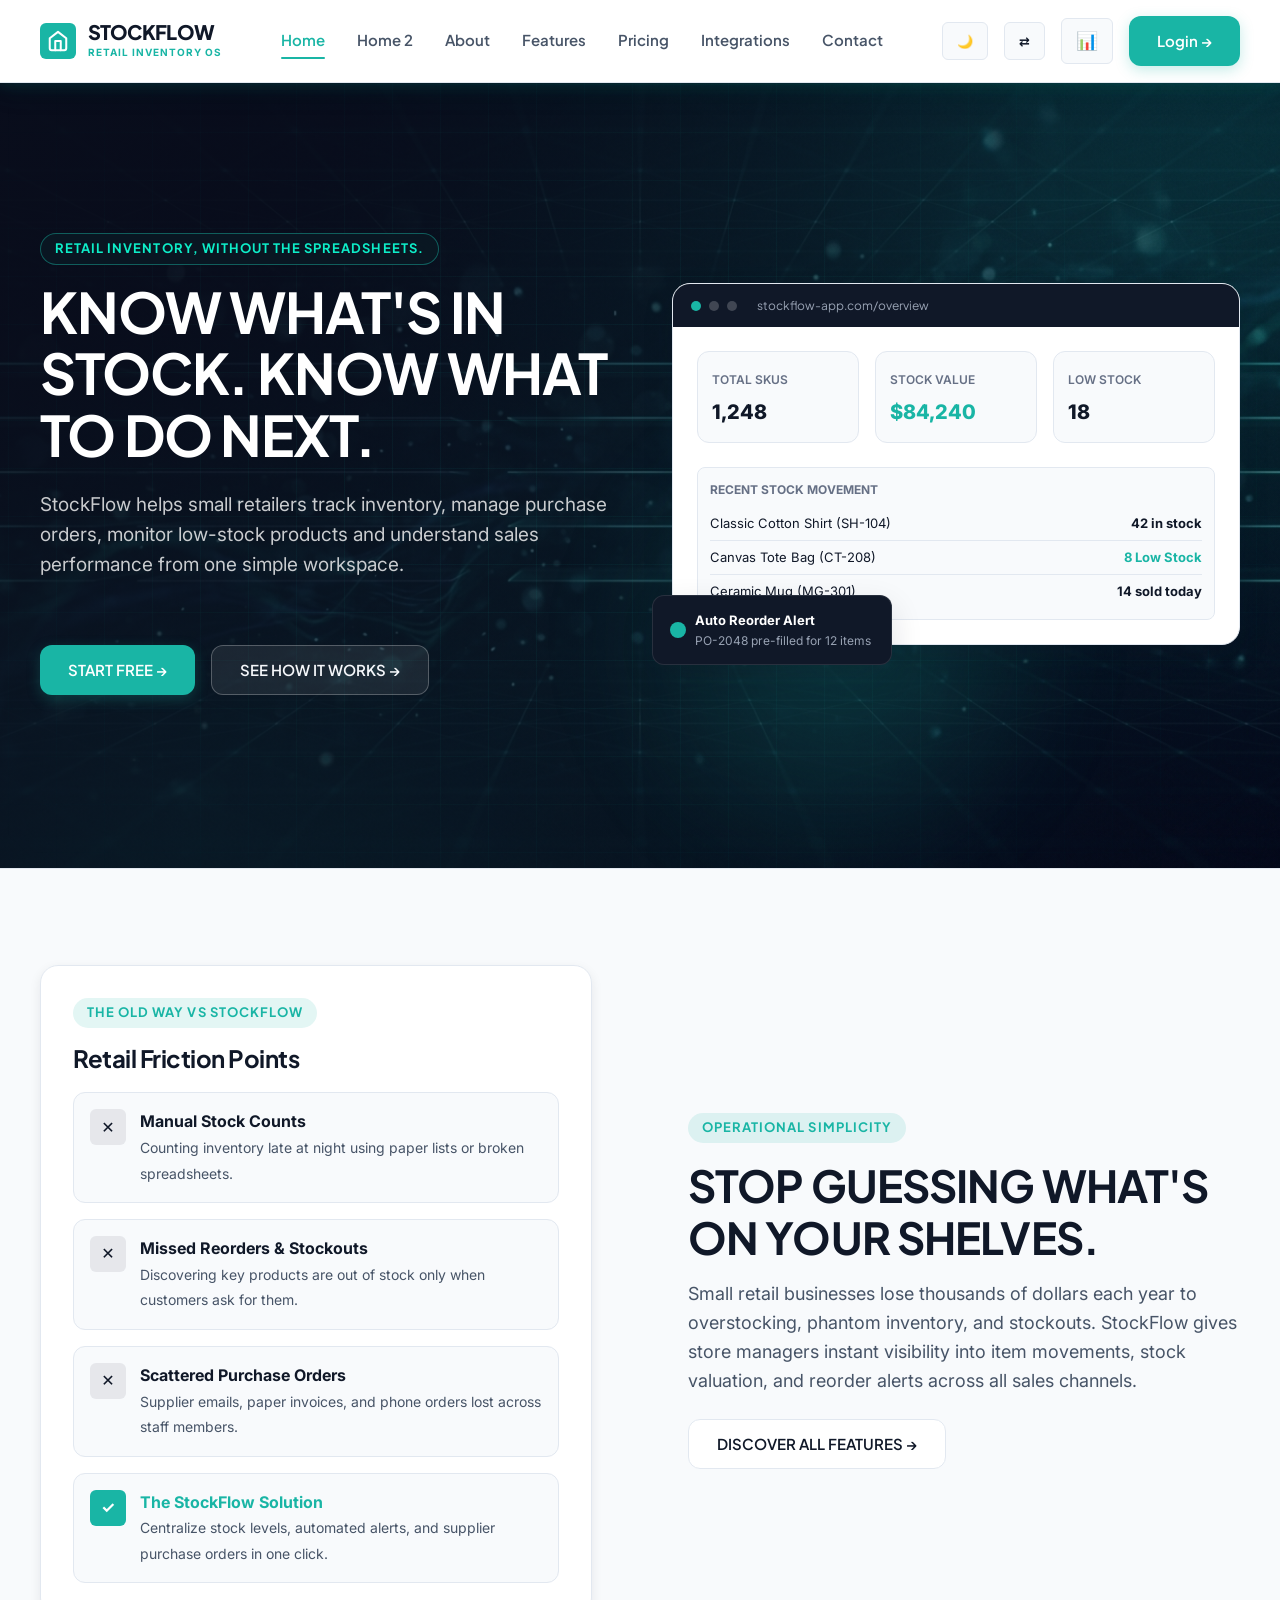
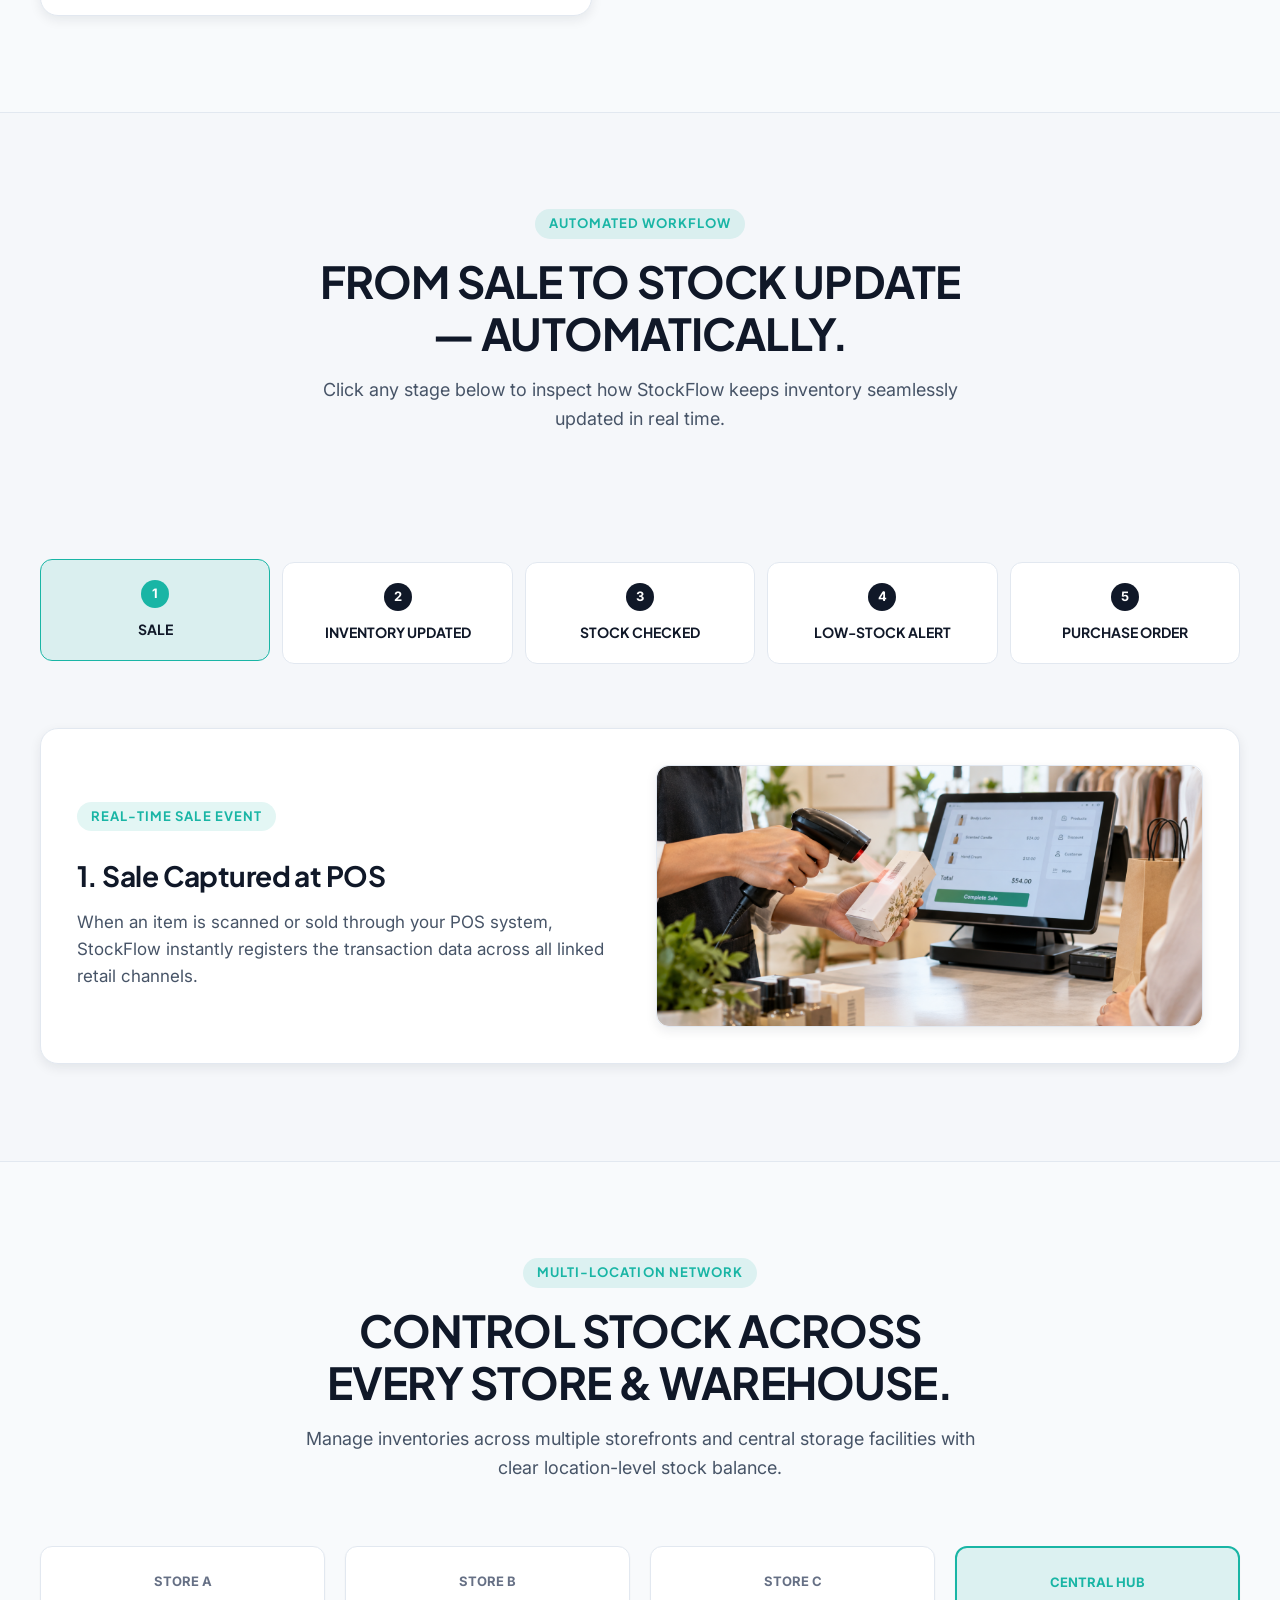
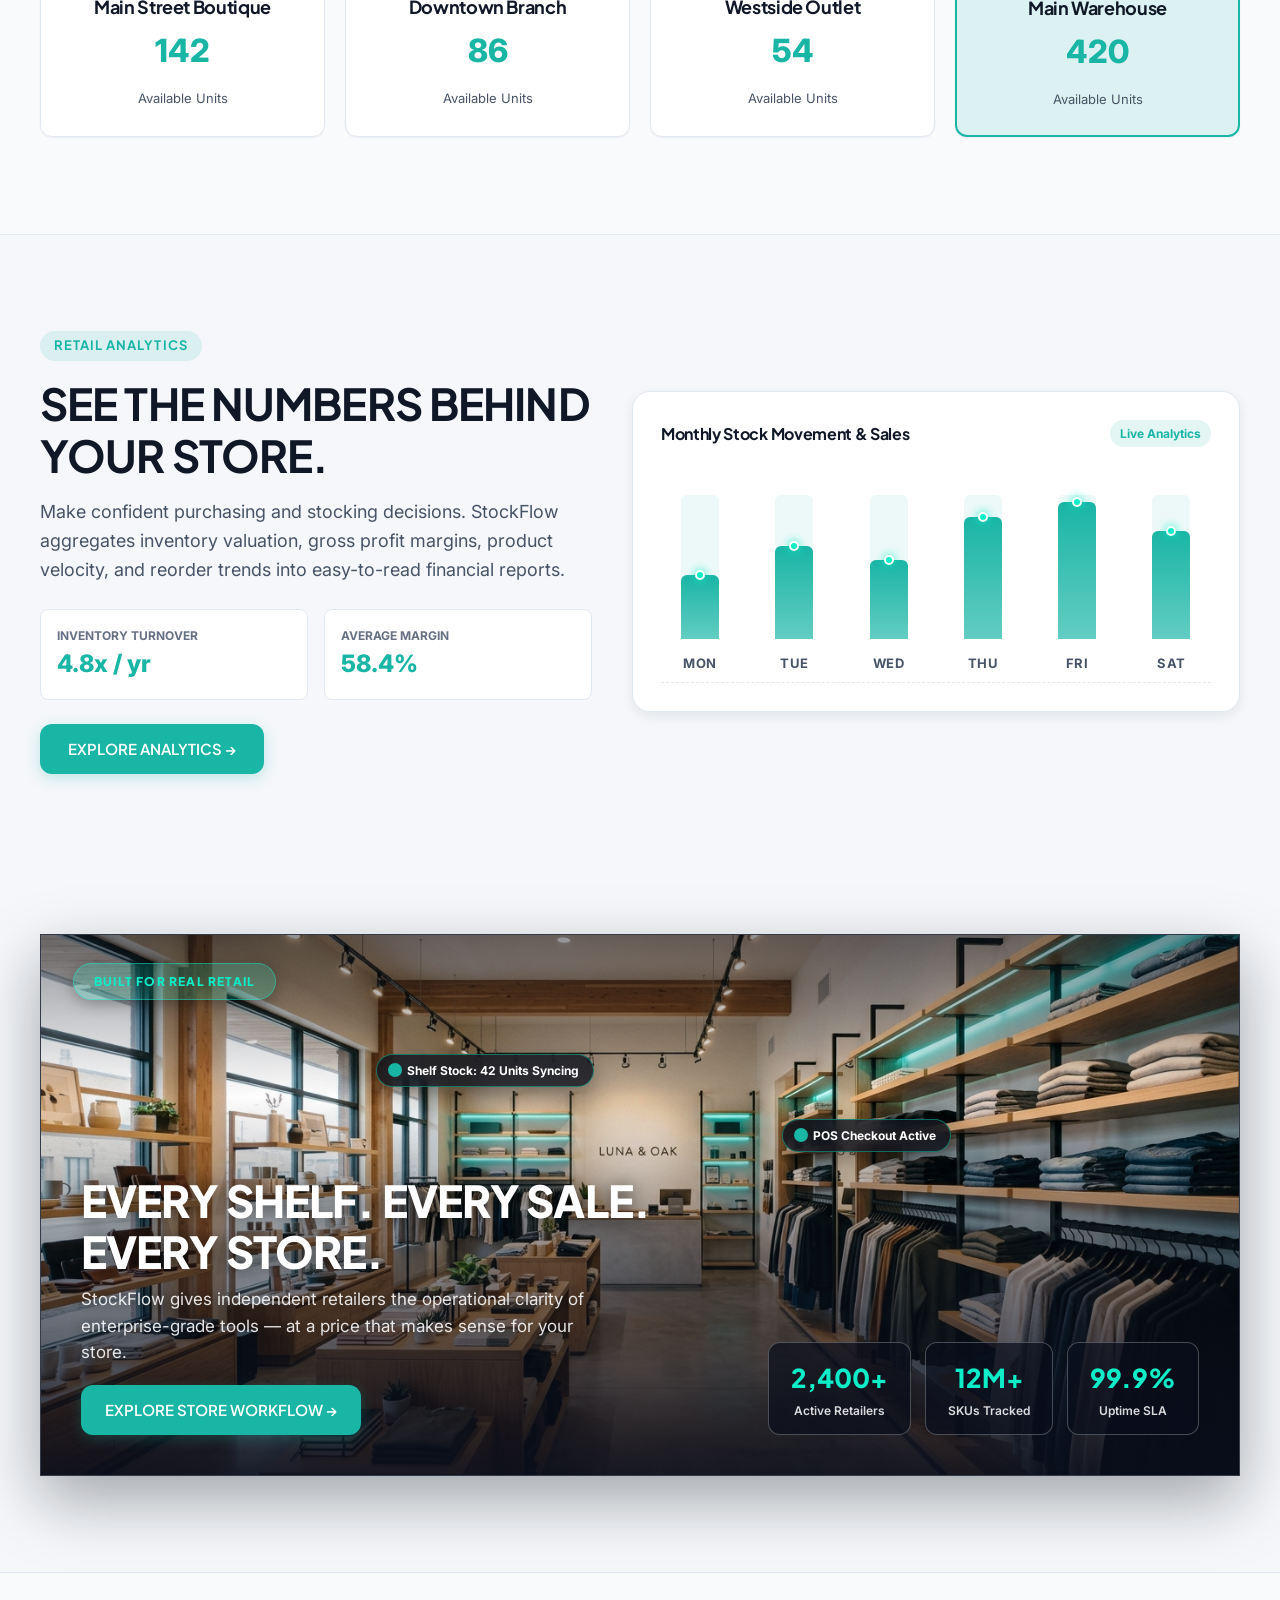
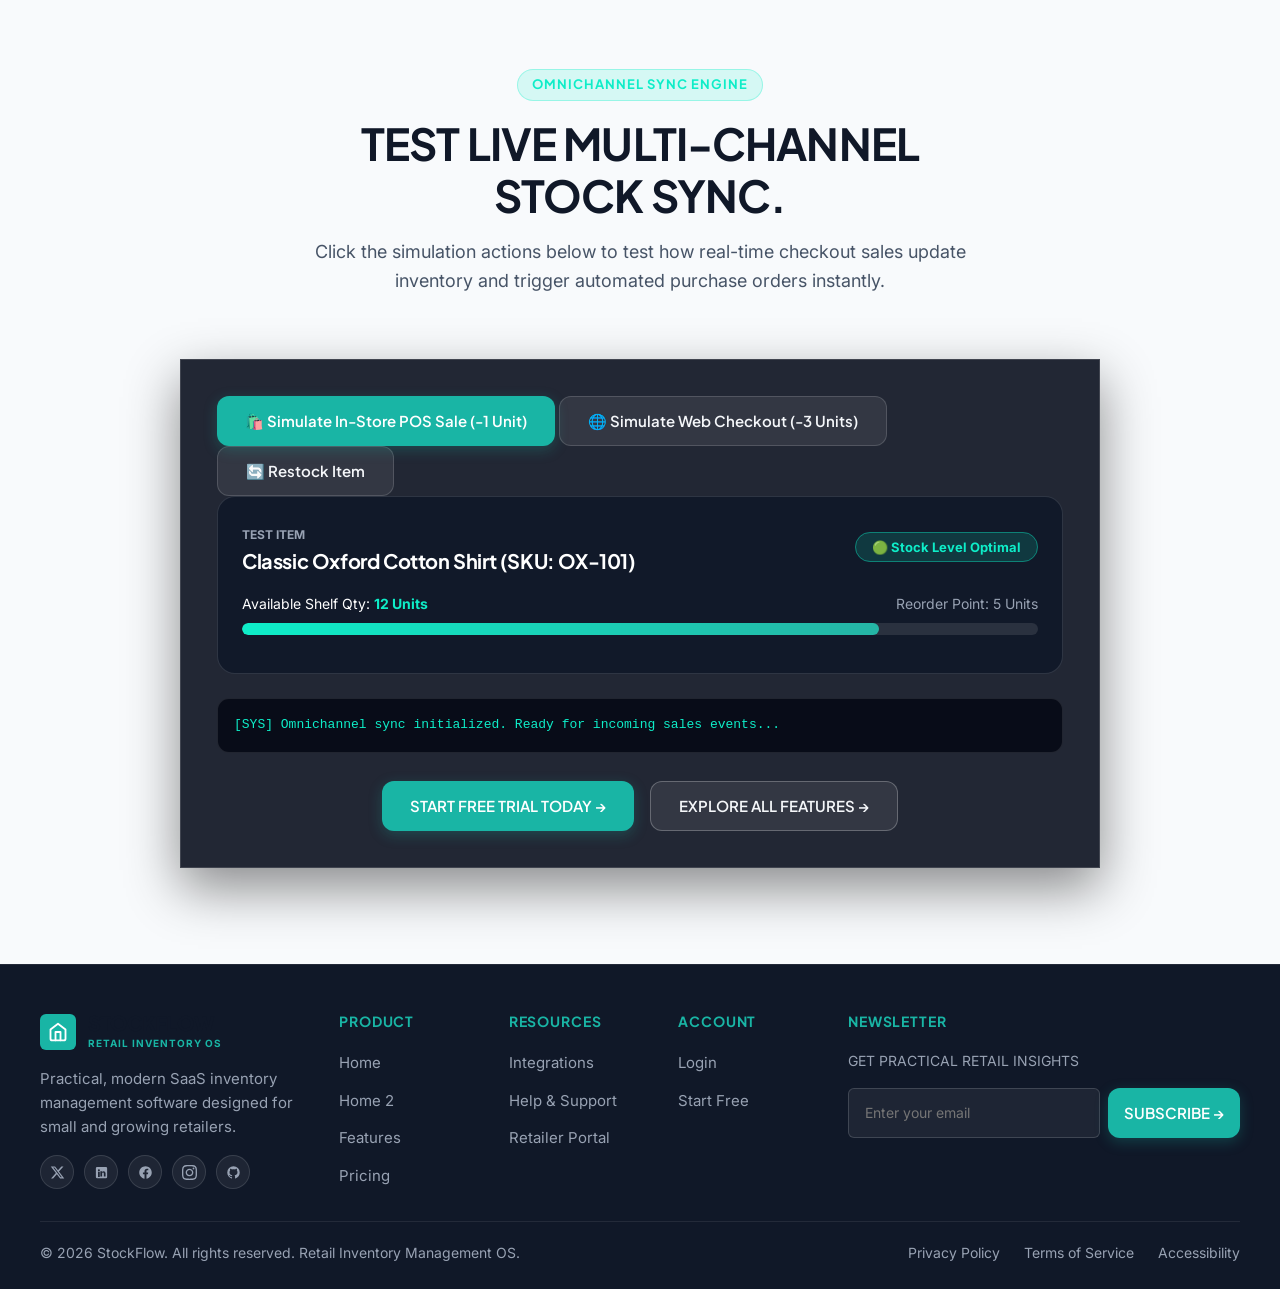
<file: index.html>
<!DOCTYPE html>
<html lang="en" data-theme="light" dir="ltr">
<head>
  <meta charset="UTF-8">
  <meta name="viewport" content="width=device-width, initial-scale=1.0">
  <title>StockFlow | Retail Inventory OS - SaaS Software for Small Retailers</title>
  <meta name="description" content="Manage store inventory, sync multi-channel stock levels, automate reorders, and optimize retail profit margins with StockFlow SaaS.">
  <link rel="icon" type="image/svg+xml" href="assets/images/favicon.svg">
  <script>
    (function() {
      function safeGet(key, def) {
        try { return localStorage.getItem(key) || def; } catch(e) { return def; }
      }
      function safeSet(key, val) {
        try { localStorage.setItem(key, val); } catch(e) {}
      }
      window.applyTheme = function(theme) {
        document.documentElement.setAttribute('data-theme', theme);
        safeSet('stockflow_theme', theme);
        var btns = document.querySelectorAll('.js-theme-toggle');
        for(var i=0; i<btns.length; i++) {
          btns[i].innerHTML = theme === 'dark' ? '☀️' : '🌙';
        }
      };
      window.toggleTheme = function() {
        var curr = document.documentElement.getAttribute('data-theme') || 'light';
        window.applyTheme(curr === 'dark' ? 'light' : 'dark');
      };
      window.applyRTL = function(dir) {
        document.documentElement.setAttribute('dir', dir);
        safeSet('stockflow_rtl', dir);
        var btns = document.querySelectorAll('.js-rtl-toggle');
        for(var i=0; i<btns.length; i++) {
          btns[i].innerHTML = '⇄';
        }
      };
      window.toggleRTL = function() {
        var curr = document.documentElement.getAttribute('dir') || 'ltr';
        window.applyRTL(curr === 'rtl' ? 'ltr' : 'rtl');
      };
      window.openMobileMenu = function() {
        var mobileMenu = document.getElementById('mobileMenu');
        if (mobileMenu) {
          mobileMenu.classList.add('active');
          document.body.style.overflow = 'hidden';
        }
      };
      window.closeMobileMenu = function() {
        var mobileMenu = document.getElementById('mobileMenu');
        if (mobileMenu) {
          mobileMenu.classList.remove('active');
          document.body.style.overflow = '';
        }
      };
      window.toggleMobileMenu = function() {
        var mobileMenu = document.getElementById('mobileMenu');
        if (mobileMenu) {
          if (mobileMenu.classList.contains('active')) {
            window.closeMobileMenu();
          } else {
            window.openMobileMenu();
          }
        }
      };
      var initTheme = safeGet('stockflow_theme', 'light');
      var initRTL = safeGet('stockflow_rtl', 'ltr');
      document.documentElement.setAttribute('data-theme', initTheme);
      document.documentElement.setAttribute('dir', initRTL);
    })();
  </script>
  <link rel="stylesheet" href="assets/css/style.css">
</head>
<body>

  <!-- ==========================================================================
       NAVBAR
       ========================================================================== -->
  <header class="navbar">
    <div class="container nav-container">
      <a href="index.html" class="brand-logo" id="navLogo">
        <div class="brand-icon">
          <svg width="22" height="22" viewBox="0 0 24 24" fill="none" stroke="currentColor" stroke-width="2.2" stroke-linecap="round" stroke-linejoin="round">
            <path d="M3 9l9-7 9 7v11a2 2 0 0 1-2 2H5a2 2 0 0 1-2-2z"/>
            <polyline points="9 22 9 12 15 12 15 22"/>
          </svg>
        </div>
        <div class="brand-text">
          <span class="brand-name">STOCKFLOW</span>
          <span class="brand-desc">RETAIL INVENTORY OS</span>
        </div>
      </a>

      <!-- Desktop Nav -->
      <nav>
        <ul class="nav-links">
          <li><a href="index.html" class="nav-link active">Home</a></li>
          <li><a href="home-2.html" class="nav-link">Home 2</a></li>
          <li><a href="about.html" class="nav-link">About</a></li>
          <li><a href="features.html" class="nav-link">Features</a></li>
          <li><a href="pricing.html" class="nav-link">Pricing</a></li>
          <li><a href="integrations.html" class="nav-link">Integrations</a></li>
          <li><a href="contact.html" class="nav-link">Contact</a></li>
        </ul>
      </nav>

      <!-- Desktop Controls & CTA -->
      <div class="nav-actions">
        <button class="control-btn js-theme-toggle" id="desktopThemeBtn" title="Toggle Theme" onclick="toggleTheme()">🌙</button>
        <button class="control-btn js-rtl-toggle" id="desktopRTLBtn" title="Toggle RTL" onclick="toggleRTL()">⇄</button>
        <a href="dashboard.html" class="control-btn" title="Dashboard" style="font-size:1.1rem;">📊</a>
        <a href="login.html" class="btn btn-primary">Login →</a>
      </div>

      <!-- Hamburger for Mobile -->
      <button class="hamburger-btn" id="hamburgerBtn" aria-label="Toggle Navigation Menu" onclick="openMobileMenu()">
        <svg width="24" height="24" fill="none" stroke="currentColor" stroke-width="2" stroke-linecap="round">
          <line x1="3" y1="6" x2="21" y2="6"/>
          <line x1="3" y1="12" x2="21" y2="12"/>
          <line x1="3" y1="18" x2="21" y2="18"/>
        </svg>
      </button>
    </div>
  </header>

  <!-- Mobile Drawer Menu -->
  <div class="mobile-menu" id="mobileMenu">
    <div class="mobile-overlay" onclick="closeMobileMenu()"></div>
    <div class="mobile-drawer">
      <div>
        <div class="mobile-drawer-header">
          <div class="brand-logo">
            <div class="brand-icon">
              <svg width="20" height="20" viewBox="0 0 24 24" fill="none" stroke="currentColor" stroke-width="2.2" stroke-linecap="round" stroke-linejoin="round">
                <path d="M3 9l9-7 9 7v11a2 2 0 0 1-2 2H5a2 2 0 0 1-2-2z"/>
                <polyline points="9 22 9 12 15 12 15 22"/>
              </svg>
            </div>
            <div class="brand-text">
              <span class="brand-name">STOCKFLOW</span>
              <span class="brand-desc">RETAIL INVENTORY OS</span>
            </div>
          </div>
          <button type="button" class="mobile-close-btn" id="closeMenuBtn" onclick="closeMobileMenu()">&times;</button>
        </div>

        <ul class="mobile-nav-links">
          <li><a href="index.html" class="mobile-nav-link active">Home</a></li>
          <li><a href="home-2.html" class="mobile-nav-link">Home 2</a></li>
          <li><a href="about.html" class="mobile-nav-link">About</a></li>
          <li><a href="features.html" class="mobile-nav-link">Features</a></li>
          <li><a href="pricing.html" class="mobile-nav-link">Pricing</a></li>
          <li><a href="integrations.html" class="mobile-nav-link">Integrations</a></li>
          <li><a href="contact.html" class="mobile-nav-link">Contact</a></li>
        </ul>
      </div>

      <div>
        <div class="mobile-controls">
          <div class="mobile-controls-row">
            <button class="control-btn js-theme-toggle" style="flex:1;" title="Toggle Theme" onclick="toggleTheme()">🌙</button>
            <button class="control-btn js-rtl-toggle" style="flex:1;" title="Toggle RTL" onclick="toggleRTL()">⇄</button>
            <a href="dashboard.html" class="control-btn" style="flex:1; text-align:center; font-size:1.1rem;" title="Dashboard">📊</a>
          </div>
          <a href="login.html" class="btn btn-primary" style="width: 100%;">Login →</a>
        </div>
      </div>
    </div>
  </div>

  <!-- ==========================================================================
       SECTION 01 — HERO
       ========================================================================== -->
  <section class="section hero-section" style="
    background-image: url('assets/img/hero-bg.jpg');
    background-size: cover;
    background-position: center;
    background-repeat: no-repeat;
    position: relative;
    overflow: hidden;
  ">
    <!-- Overlay layers for readability -->
    <div style="
      position: absolute; inset: 0; z-index: 0;
      background:
        linear-gradient(105deg, rgba(10,14,28,0.88) 0%, rgba(10,14,28,0.65) 55%, rgba(10,14,28,0.30) 100%),
        radial-gradient(ellipse 70% 90% at 75% 50%, rgba(25,181,165,0.12) 0%, transparent 70%);
    "></div>

    <!-- Unique Retail Inventory Background Animation Layer -->
    <div class="hero-bg-anim-container">
      <div class="hero-grid-mesh"></div>
      <div class="hero-ambient-glow"></div>
      <canvas id="heroBgCanvas"></canvas>
      <div class="hero-scanner-beam"></div>
    </div>

    <div class="container hero-split" style="position: relative; z-index: 1;">
      <div class="hero-content">
        <span class="eyebrow" style="background: rgba(10, 24, 36, 0.94); border: 1px solid rgba(25,181,165,0.45); color: #0EEDC8; backdrop-filter: blur(8px); -webkit-backdrop-filter: blur(8px);">RETAIL INVENTORY, WITHOUT THE SPREADSHEETS.</span>
        <h1 class="hero-title" style="color: #FFFFFF;">KNOW WHAT'S IN STOCK. KNOW WHAT TO DO NEXT.</h1>
        <p class="hero-subtitle" style="color: rgba(255,255,255,0.78);">
          StockFlow helps small retailers track inventory, manage purchase orders, monitor low-stock products and understand sales performance from one simple workspace.
        </p>
        <div class="btn-group">
          <a href="pricing.html" class="btn btn-primary">START FREE →</a>
          <a href="#section-problem" class="btn btn-navy-secondary" style="border-color: rgba(255,255,255,0.25);">SEE HOW IT WORKS →</a>
        </div>
      </div>

      <!-- Layered SaaS UI Dashboard Visual -->
      <div class="hero-mockup-wrapper">
        <div class="mockup-card">
          <div class="mockup-header">
            <div class="mockup-dot active"></div>
            <div class="mockup-dot"></div>
            <div class="mockup-dot"></div>
            <span style="color: #98A2B3; font-size: 0.75rem; margin-inline-start: 12px; font-family: var(--font-heading);">stockflow-app.com/overview</span>
          </div>
          <div class="mockup-body">
            <div class="mockup-stats-row">
              <div class="mini-stat">
                <span class="mini-stat-label">Total SKUs</span>
                <div class="mini-stat-val" data-counter="1248">1,248</div>
              </div>
              <div class="mini-stat">
                <span class="mini-stat-label">Stock Value</span>
                <div class="mini-stat-val" style="color: var(--brand-teal);" data-counter="84240" data-prefix="$">$84,240</div>
              </div>
              <div class="mini-stat">
                <span class="mini-stat-label">Low Stock</span>
                <div class="mini-stat-val" data-counter="18">18</div>
              </div>
            </div>

            <!-- Mini Product Table Preview -->
            <div style="background: var(--bg-surface-elevated); border-radius: 8px; border: 1px solid var(--border-color); padding: 12px;">
              <div style="font-size: 0.75rem; font-weight: 700; color: var(--text-muted); margin-bottom: 8px; text-transform: uppercase;">Recent Stock Movement</div>
              <div style="display: flex; justify-content: space-between; font-size: 0.8125rem; padding-block: 6px; border-bottom: 1px solid var(--border-color);">
                <span>Classic Cotton Shirt (SH-104)</span>
                <span style="font-weight: 700;">42 in stock</span>
              </div>
              <div style="display: flex; justify-content: space-between; font-size: 0.8125rem; padding-block: 6px; border-bottom: 1px solid var(--border-color);">
                <span>Canvas Tote Bag (CT-208)</span>
                <span style="font-weight: 700; color: var(--brand-teal);">8 Low Stock</span>
              </div>
              <div style="display: flex; justify-content: space-between; font-size: 0.8125rem; padding-block: 6px;">
                <span>Ceramic Mug (MG-301)</span>
                <span style="font-weight: 700;">14 sold today</span>
              </div>
            </div>
          </div>
        </div>

        <!-- Floating Alert Badge -->
        <div class="mockup-floating-badge">
          <div class="pulse-dot" style="width: 10px; height: 10px; border-radius: 50%; background: var(--brand-teal);"></div>
          <div>
            <div style="font-size: 0.8125rem; font-weight: 700;">Auto Reorder Alert</div>
            <div style="font-size: 0.75rem; color: #98A2B3;">PO-2048 pre-filled for 12 items</div>
          </div>
        </div>
      </div>
    </div>
  </section>

  <!-- ==========================================================================
       SECTION 02 — INVENTORY PROBLEM
       ========================================================================== -->
  <section class="section" id="section-problem" style="background: var(--bg-surface-elevated); border-block: 1px solid var(--border-color);">
    <div class="container split-grid">
      <div class="problem-visual reveal reveal-left">
        <div class="eyebrow">THE OLD WAY VS STOCKFLOW</div>
        <h3 style="font-size: 1.5rem; margin-bottom: 20px;">Retail Friction Points</h3>
        <ul class="problem-list">
          <li class="problem-item">
            <div class="problem-icon">✕</div>
            <div>
              <strong style="display: block;">Manual Stock Counts</strong>
              <span style="font-size: 0.875rem; color: var(--text-secondary);">Counting inventory late at night using paper lists or broken spreadsheets.</span>
            </div>
          </li>
          <li class="problem-item">
            <div class="problem-icon">✕</div>
            <div>
              <strong style="display: block;">Missed Reorders & Stockouts</strong>
              <span style="font-size: 0.875rem; color: var(--text-secondary);">Discovering key products are out of stock only when customers ask for them.</span>
            </div>
          </li>
          <li class="problem-item">
            <div class="problem-icon">✕</div>
            <div>
              <strong style="display: block;">Scattered Purchase Orders</strong>
              <span style="font-size: 0.875rem; color: var(--text-secondary);">Supplier emails, paper invoices, and phone orders lost across staff members.</span>
            </div>
          </li>
          <li class="problem-item">
            <div class="problem-icon solution">✓</div>
            <div>
              <strong style="display: block; color: var(--brand-teal);">The StockFlow Solution</strong>
              <span style="font-size: 0.875rem; color: var(--text-secondary);">Centralize stock levels, automated alerts, and supplier purchase orders in one click.</span>
            </div>
          </li>
        </ul>
      </div>

      <div class="reveal reveal-right">
        <span class="eyebrow">OPERATIONAL SIMPLICITY</span>
        <h2 class="section-title">STOP GUESSING WHAT'S ON YOUR SHELVES.</h2>
        <p class="section-desc" style="margin-bottom: 24px;">
          Small retail businesses lose thousands of dollars each year to overstocking, phantom inventory, and stockouts. StockFlow gives store managers instant visibility into item movements, stock valuation, and reorder alerts across all sales channels.
        </p>
        <a href="features.html" class="btn btn-secondary">DISCOVER ALL FEATURES →</a>
      </div>
    </div>
  </section>

  <!-- ==========================================================================
       SECTION 03 — INVENTORY AUTOMATION
       ========================================================================== -->
  <section class="section">
    <div class="container workflow-container reveal reveal-scale">
      <div class="section-header text-center">
        <span class="eyebrow">AUTOMATED WORKFLOW</span>
        <h2 class="section-title">FROM SALE TO STOCK UPDATE — AUTOMATICALLY.</h2>
        <p class="section-desc">Click any stage below to inspect how StockFlow keeps inventory seamlessly updated in real time.</p>
      </div>

      <div class="workflow-steps">
        <button class="workflow-step-btn active" data-step="0" onclick="switchWorkflowStep(0)">
          <div class="workflow-step-num">1</div>
          <div class="workflow-step-title">SALE</div>
        </button>
        <button class="workflow-step-btn" data-step="1" onclick="switchWorkflowStep(1)">
          <div class="workflow-step-num">2</div>
          <div class="workflow-step-title">INVENTORY UPDATED</div>
        </button>
        <button class="workflow-step-btn" data-step="2" onclick="switchWorkflowStep(2)">
          <div class="workflow-step-num">3</div>
          <div class="workflow-step-title">STOCK CHECKED</div>
        </button>
        <button class="workflow-step-btn" data-step="3" onclick="switchWorkflowStep(3)">
          <div class="workflow-step-num">4</div>
          <div class="workflow-step-title">LOW-STOCK ALERT</div>
        </button>
        <button class="workflow-step-btn" data-step="4" onclick="switchWorkflowStep(4)">
          <div class="workflow-step-num">5</div>
          <div class="workflow-step-title">PURCHASE ORDER</div>
        </button>
      </div>

      <div class="workflow-detail-box" style="transition: opacity 0.2s ease, transform 0.2s ease;">
        <div>
          <span class="eyebrow" id="workflowBadge">Real-time Sale Event</span>
          <h3 id="workflowTitle" style="font-size: 1.75rem; margin-block: 12px 16px;">1. Sale Captured at POS</h3>
          <p id="workflowDesc" style="font-size: 1.0625rem; line-height: 1.6;">
            When an item is scanned or sold through your POS system, StockFlow instantly registers the transaction data across all linked retail channels.
          </p>
        </div>
        <div id="workflowVisualCardContainer" style="overflow: hidden; border-radius: 12px; border: 1px solid var(--border-color); box-shadow: var(--shadow-md);">
          <img id="workflowImg" src="assets/img/workflow-1.jpg" onerror="this.onerror=null; this.src='assets/img/retail-store-hero.jpg';" alt="Sale Captured at POS" style="width: 100%; height: 260px; object-fit: cover; display: block; border-radius: 12px; transition: opacity 0.3s ease, transform 0.3s ease;">
        </div>
      </div>
    </div>
  </section>

  <script>
    (function() {
      var workflowData = [
        {
          title: "1. Sale Captured at POS",
          desc: "When an item is scanned or sold through your POS system, StockFlow instantly registers the transaction data across all linked retail channels.",
          badge: "Real-time Sale Event",
          img: "assets/img/workflow-1.jpg",
          fallbackImg: "assets/img/retail-store-hero.jpg"
        },
        {
          title: "2. Inventory Instantly Updated",
          desc: "Physical and digital stock quantities are automatically decremented, preventing accidental overselling in online or offline stores.",
          badge: "Live Stock Decrement",
          img: "assets/img/workflow-2.jpg",
          fallbackImg: "assets/img/hero-bg.jpg"
        },
        {
          title: "3. Stock Threshold Evaluated",
          desc: "StockFlow compares the new balance against customized safety thresholds and minimum reorder rules per product SKU.",
          badge: "Rule Evaluation",
          img: "assets/img/workflow-3.jpg",
          fallbackImg: "assets/img/integration-hub-diagram.jpg"
        },
        {
          title: "4. Low-Stock Alert Triggered",
          desc: "If inventory falls below the safety level, an instant alert is pushed to your manager dashboard and mobile notifications.",
          badge: "Instant Alert Notification",
          img: "assets/img/workflow-4.jpg",
          fallbackImg: "assets/img/shipping-fulfillment-hub.jpg"
        },
        {
          title: "5. Purchase Order Pre-Filled",
          desc: "StockFlow automatically generates a draft Purchase Order with suggested supplier quantities, ready for one-click approval.",
          badge: "Automated Draft PO",
          img: "assets/img/workflow-5.jpg",
          fallbackImg: "assets/img/hero-bg-2.jpg"
        }
      ];

      window.switchWorkflowStep = function(stepIdx) {
        var data = workflowData[stepIdx];
        if (!data) return;

        var buttons = document.querySelectorAll('.workflow-step-btn');
        for (var i = 0; i < buttons.length; i++) {
          if (i === stepIdx) {
            buttons[i].classList.add('active');
          } else {
            buttons[i].classList.remove('active');
          }
        }

        var titleEl = document.getElementById('workflowTitle');
        var descEl = document.getElementById('workflowDesc');
        var badgeEl = document.getElementById('workflowBadge');
        var imgEl = document.getElementById('workflowImg');
        var detailBox = document.querySelector('.workflow-detail-box');

        if (titleEl) titleEl.innerText = data.title;
        if (descEl) descEl.innerText = data.desc;
        if (badgeEl) badgeEl.innerText = data.badge;

        if (imgEl) {
          imgEl.style.opacity = '0.4';
          setTimeout(function() {
            imgEl.src = data.img;
            imgEl.onerror = function() {
              this.onerror = null;
              this.src = data.fallbackImg;
            };
            imgEl.alt = data.title;
            imgEl.style.opacity = '1';
          }, 100);
        }

        if (detailBox) {
          detailBox.classList.remove('workflow-pulse');
          void detailBox.offsetWidth;
          detailBox.classList.add('workflow-pulse');
        }
      };
    })();
  </script>

  <!-- ==========================================================================
       SECTION 04 — MULTI-LOCATION INVENTORY
       ========================================================================== -->
  <section class="section" style="background: var(--bg-surface-elevated); border-block: 1px solid var(--border-color);">
    <div class="container">
      <div class="section-header text-center reveal">
        <span class="eyebrow">MULTI-LOCATION NETWORK</span>
        <h2 class="section-title">CONTROL STOCK ACROSS EVERY STORE & WAREHOUSE.</h2>
        <p class="section-desc">Manage inventories across multiple storefronts and central storage facilities with clear location-level stock balance.</p>
      </div>

      <div class="network-grid">
        <div class="location-card reveal delay-1">
          <div style="font-size: 0.8125rem; font-weight: 700; color: var(--text-muted);">STORE A</div>
          <h4 style="font-size: 1.125rem; margin-top: 4px;">Main Street Boutique</h4>
          <div class="location-count" data-counter="142">142</div>
          <span style="font-size: 0.8125rem; color: var(--text-secondary);">Available Units</span>
        </div>

        <div class="location-card reveal delay-2">
          <div style="font-size: 0.8125rem; font-weight: 700; color: var(--text-muted);">STORE B</div>
          <h4 style="font-size: 1.125rem; margin-top: 4px;">Downtown Branch</h4>
          <div class="location-count" data-counter="86">86</div>
          <span style="font-size: 0.8125rem; color: var(--text-secondary);">Available Units</span>
        </div>

        <div class="location-card reveal delay-3">
          <div style="font-size: 0.8125rem; font-weight: 700; color: var(--text-muted);">STORE C</div>
          <h4 style="font-size: 1.125rem; margin-top: 4px;">Westside Outlet</h4>
          <div class="location-count" data-counter="54">54</div>
          <span style="font-size: 0.8125rem; color: var(--text-secondary);">Available Units</span>
        </div>

        <div class="location-card central reveal delay-4">
          <div style="font-size: 0.8125rem; font-weight: 700; color: var(--brand-teal);">CENTRAL HUB</div>
          <h4 style="font-size: 1.125rem; margin-top: 4px;">Main Warehouse</h4>
          <div class="location-count" data-counter="420">420</div>
          <span style="font-size: 0.8125rem; color: var(--text-secondary);">Available Units</span>
        </div>
      </div>
    </div>
  </section>

  <!-- ==========================================================================
       SECTION 05 — REPORTING
       ========================================================================== -->
  <section class="section">
    <div class="container reporting-grid">
      <div class="reveal reveal-left">
        <span class="eyebrow">RETAIL ANALYTICS</span>
        <h2 class="section-title">SEE THE NUMBERS BEHIND YOUR STORE.</h2>
        <p class="section-desc" style="margin-bottom: 24px;">
          Make confident purchasing and stocking decisions. StockFlow aggregates inventory valuation, gross profit margins, product velocity, and reorder trends into easy-to-read financial reports.
        </p>
        <div style="display: grid; grid-template-columns: repeat(2, 1fr); gap: 16px; margin-bottom: 24px;">
          <div style="background: var(--bg-surface); padding: 16px; border-radius: 8px; border: 1px solid var(--border-color);">
            <div style="font-size: 0.75rem; color: var(--text-muted); font-weight: 700;">INVENTORY TURNOVER</div>
            <div style="font-size: 1.5rem; font-weight: 800; color: var(--brand-teal);" data-counter="4.8" data-suffix="x / yr" data-decimals="1">4.8x / yr</div>
          </div>
          <div style="background: var(--bg-surface); padding: 16px; border-radius: 8px; border: 1px solid var(--border-color);">
            <div style="font-size: 0.75rem; color: var(--text-muted); font-weight: 700;">AVERAGE MARGIN</div>
            <div style="font-size: 1.5rem; font-weight: 800; color: var(--brand-teal);" data-counter="58.4" data-suffix="%" data-decimals="1">58.4%</div>
          </div>
        </div>
        <a href="pricing.html" class="btn btn-primary">EXPLORE ANALYTICS →</a>
      </div>

      <!-- Pure CSS Bar Chart Visualization -->
      <div class="reveal reveal-right" style="background: var(--bg-surface); border: 1px solid var(--border-color); border-radius: var(--radius-lg); padding: 28px; box-shadow: var(--shadow-md);">
        <div style="display: flex; justify-content: space-between; align-items: center; margin-bottom: 16px;">
          <h4 style="font-size: 1rem;">Monthly Stock Movement & Sales</h4>
          <span style="font-size: 0.75rem; color: var(--brand-teal); font-weight: 700; background: var(--teal-light); padding: 4px 10px; border-radius: 20px;">Live Analytics</span>
        </div>

        <div class="css-bar-chart active">
          <div class="chart-bar-group" title="Mon: 450 units moved">
            <div class="chart-bar-container">
              <div class="chart-bar" style="height: 45%;"></div>
            </div>
            <span class="chart-bar-label">Mon</span>
          </div>
          <div class="chart-bar-group" title="Tue: 650 units moved">
            <div class="chart-bar-container">
              <div class="chart-bar" style="height: 65%;"></div>
            </div>
            <span class="chart-bar-label">Tue</span>
          </div>
          <div class="chart-bar-group" title="Wed: 550 units moved">
            <div class="chart-bar-container">
              <div class="chart-bar" style="height: 55%;"></div>
            </div>
            <span class="chart-bar-label">Wed</span>
          </div>
          <div class="chart-bar-group" title="Thu: 850 units moved">
            <div class="chart-bar-container">
              <div class="chart-bar" style="height: 85%;"></div>
            </div>
            <span class="chart-bar-label">Thu</span>
          </div>
          <div class="chart-bar-group" title="Fri: 950 units moved">
            <div class="chart-bar-container">
              <div class="chart-bar" style="height: 95%;"></div>
            </div>
            <span class="chart-bar-label">Fri</span>
          </div>
          <div class="chart-bar-group" title="Sat: 750 units moved">
            <div class="chart-bar-container">
              <div class="chart-bar" style="height: 75%;"></div>
            </div>
            <span class="chart-bar-label">Sat</span>
          </div>
        </div>
      </div>
    </div>
  </section>

  <!-- ==========================================================================
       SECTION 05b — RETAIL STORE IMAGE SHOWCASE
       ========================================================================== -->
  <section class="section img-showcase-section" style="padding-top: var(--space-xl); padding-bottom: var(--space-2xl);">
    <div class="container">
      <div class="showcase-card-frame reveal reveal-scale">
        <!-- Store Background Image with Hover Scale (Sharp & Vibrant) -->
        <img
          src="assets/img/retail-store-hero.jpg"
          alt="A modern, well-organized retail boutique store — the type of business StockFlow is built for"
          class="showcase-img"
        >

        <!-- Single Clean Gradient Vignette (No Blur Filter so Photo Stays 100% Crystal Clear) -->
        <div style="
          position: absolute; inset: 0; z-index: 1;
          background: linear-gradient(
            to bottom,
            rgba(10,14,28,0.45) 0%,
            transparent 30%,
            rgba(10,14,28,0.50) 65%,
            rgba(10,14,28,0.92) 100%
          );
          pointer-events: none;
        "></div>

        <!-- Floating Hotspot Pins over Store Features -->
        <div class="store-hotspot-pin" style="top: 22%; left: 28%;">
          <span class="pulse-dot" style="width: 8px; height: 8px; border-radius: 50%; background: #0EEDC8;"></span>
          <span>Shelf Stock: 42 Units Syncing</span>
        </div>

        <div class="store-hotspot-pin" style="top: 34%; right: 24%;">
          <span class="pulse-dot" style="width: 8px; height: 8px; border-radius: 50%; background: #0EEDC8;"></span>
          <span>POS Checkout Active</span>
        </div>

        <!-- Top-left eyebrow label -->
        <div class="reveal reveal-left" style="
          position: absolute; top: 28px; left: 32px; z-index: 2;
          background: rgba(14,237,200,0.18);
          border: 1px solid rgba(14,237,200,0.45);
          border-radius: 40px;
          padding: 8px 20px;
          font-size: 0.75rem;
          font-weight: 800;
          letter-spacing: 0.1em;
          color: #0EEDC8;
          font-family: var(--font-heading);
          box-shadow: 0 4px 16px rgba(0,0,0,0.3);
        ">BUILT FOR REAL RETAIL</div>

        <!-- Bottom Overlay Panel (Crisp & Readable) -->
        <div class="reveal reveal-scale" style="
          position: absolute;
          bottom: 0; left: 0; right: 0; z-index: 2;
          padding: 36px 40px 40px;
          display: flex;
          justify-content: space-between;
          align-items: flex-end;
          flex-wrap: wrap;
          gap: 24px;
        ">
          <div>
            <h2 style="
              font-family: var(--font-heading);
              font-size: clamp(1.75rem, 3.5vw, 2.75rem);
              font-weight: 800;
              color: #FFFFFF;
              letter-spacing: -0.02em;
              margin: 0 0 10px;
              line-height: 1.15;
              text-shadow: 0 2px 18px rgba(0,0,0,0.7);
            ">EVERY SHELF. EVERY SALE.<br>EVERY STORE.</h2>
            <p style="
              color: rgba(255,255,255,0.88);
              font-size: 1.0625rem;
              max-width: 520px;
              margin: 0 0 20px;
              line-height: 1.55;
              text-shadow: 0 2px 12px rgba(0,0,0,0.6);
            ">
              StockFlow gives independent retailers the operational clarity of enterprise-grade tools — at a price that makes sense for your store.
            </p>
            <a href="features.html" class="btn btn-primary" style="padding: 12px 24px;">EXPLORE STORE WORKFLOW →</a>
          </div>

          <!-- Glassmorphic KPI Chips Grid -->
          <div style="display: flex; gap: 14px; flex-wrap: wrap; align-items: center;">
            <div class="showcase-kpi-chip" style="background: rgba(10, 14, 28, 0.72); border: 1px solid rgba(255, 255, 255, 0.25);">
              <div style="font-size: 1.625rem; font-weight: 800; color: #0EEDC8; font-family: var(--font-heading);" data-counter="2400" data-suffix="+">2,400+</div>
              <div style="font-size: 0.75rem; color: rgba(255,255,255,0.85); font-weight: 600; margin-top: 2px;">Active Retailers</div>
            </div>
            <div class="showcase-kpi-chip" style="background: rgba(10, 14, 28, 0.72); border: 1px solid rgba(255, 255, 255, 0.25);">
              <div style="font-size: 1.625rem; font-weight: 800; color: #0EEDC8; font-family: var(--font-heading);" data-counter="12" data-suffix="M+">12M+</div>
              <div style="font-size: 0.75rem; color: rgba(255,255,255,0.85); font-weight: 600; margin-top: 2px;">SKUs Tracked</div>
            </div>
            <div class="showcase-kpi-chip" style="background: rgba(10, 14, 28, 0.72); border: 1px solid rgba(255, 255, 255, 0.25);">
              <div style="font-size: 1.625rem; font-weight: 800; color: #0EEDC8; font-family: var(--font-heading);" data-counter="99.9" data-suffix="%" data-decimals="1">99.9%</div>
              <div style="font-size: 0.75rem; color: rgba(255,255,255,0.85); font-weight: 600; margin-top: 2px;">Uptime SLA</div>
            </div>
          </div>
        </div>
      </div>
    </div>
  </section>

  <!-- ==========================================================================
       SECTION 06 (NEW UNIQUE SECTION) — OMNICHANNEL LIVE SYNC SIMULATOR
       ========================================================================== -->
  <section class="section" style="background: var(--bg-surface-elevated); border-top: 1px solid var(--border-color); padding-block: var(--space-2xl);">
    <div class="container">
      <div class="section-header text-center reveal">
        <span class="eyebrow" style="background: rgba(14,237,200,0.15); border: 1px solid rgba(14,237,200,0.3); color: #0EEDC8;">OMNICHANNEL SYNC ENGINE</span>
        <h2 class="section-title">TEST LIVE MULTI-CHANNEL STOCK SYNC.</h2>
        <p class="section-desc">Click the simulation actions below to test how real-time checkout sales update inventory and trigger automated purchase orders instantly.</p>
      </div>

      <div class="reveal reveal-scale" style="
        max-width: 920px;
        margin: 0 auto;
        background: rgba(10, 16, 30, 0.9);
        border: 1px solid rgba(255, 255, 255, 0.14);
        border-radius: var(--radius-xl);
        padding: 36px;
        box-shadow: 0 20px 50px rgba(0,0,0,0.45);
      ">
        <!-- Interactive Action Bar -->
        <div class="sim-action-btn-group">
          <button id="simPosBtn" class="btn btn-primary sim-btn">
            🛍️ Simulate In-Store POS Sale (-1 Unit)
          </button>
          <button id="simWebBtn" class="btn btn-navy-secondary sim-btn">
            🌐 Simulate Web Checkout (-3 Units)
          </button>
          <button id="simResetBtn" class="btn btn-navy-secondary sim-btn">
            🔄 Restock Item
          </button>
        </div>


        <!-- Product & Live Status Card -->
        <div style="
          background: rgba(16, 24, 40, 0.85);
          border: 1px solid rgba(255,255,255,0.12);
          border-radius: var(--radius-lg);
          padding: 24px;
          margin-bottom: 24px;
        ">
          <div style="display: flex; justify-content: space-between; align-items: center; flex-wrap: wrap; gap: 16px; margin-bottom: 20px;">
            <div>
              <span style="font-size: 0.75rem; color: #98A2B3; font-weight: 700;">TEST ITEM</span>
              <h3 style="font-size: 1.25rem; color: #FFFFFF; margin-top: 2px;">Classic Oxford Cotton Shirt (SKU: OX-101)</h3>
            </div>
            <div>
              <span id="simStatusBadge" style="
                background: rgba(14,237,200,0.15);
                border: 1px solid rgba(14,237,200,0.4);
                color: #0EEDC8;
                padding: 6px 16px;
                border-radius: 20px;
                font-size: 0.8125rem;
                font-weight: 700;
              ">🟢 Stock Level Optimal</span>
            </div>
          </div>

          <!-- Progress Bar & Count -->
          <div style="margin-bottom: 14px;">
            <div style="display: flex; justify-content: space-between; font-size: 0.875rem; color: #FFFFFF; margin-bottom: 8px;">
              <span>Available Shelf Qty: <strong id="simQtyText" style="color: #0EEDC8;">12 Units</strong></span>
              <span style="color: #98A2B3;">Reorder Point: 5 Units</span>
            </div>
            <div style="background: rgba(255,255,255,0.1); height: 12px; border-radius: 6px; overflow: hidden;">
              <div id="simProgressBar" style="
                width: 80%;
                height: 100%;
                background: linear-gradient(90deg, #0EEDC8 0%, #25B5A5 100%);
                border-radius: 6px;
                transition: width 0.4s ease, background 0.4s ease;
              "></div>
            </div>
          </div>
        </div>

        <!-- Live Activity Terminal Log -->
        <div style="
          background: #080C18;
          border: 1px solid rgba(255,255,255,0.1);
          border-radius: var(--radius-md);
          padding: 16px;
          font-family: monospace;
          font-size: 0.8125rem;
          color: #98A2B3;
          max-height: 140px;
          overflow-y: auto;
        " id="simTerminalLog">
          <div style="color: #0EEDC8;">[SYS] Omnichannel sync initialized. Ready for incoming sales events...</div>
        </div>

        <div class="btn-group" style="margin-top: 28px; justify-content: center;">
          <a href="login.html" class="btn btn-primary">START FREE TRIAL TODAY →</a>
          <a href="features.html" class="btn btn-navy-secondary" style="border-color: rgba(255,255,255,0.25);">EXPLORE ALL FEATURES →</a>
        </div>

      </div>
    </div>
  </section>

  <!-- ==========================================================================
       FOOTER
       ========================================================================== -->
  <footer class="footer">
    <div class="container">
      <div class="footer-grid">
        <div class="footer-brand">
          <div class="brand-logo">
            <div class="brand-icon">
              <svg width="20" height="20" viewBox="0 0 24 24" fill="none" stroke="currentColor" stroke-width="2.2" stroke-linecap="round" stroke-linejoin="round">
                <path d="M3 9l9-7 9 7v11a2 2 0 0 1-2 2H5a2 2 0 0 1-2-2z"/>
                <polyline points="9 22 9 12 15 12 15 22"/>
              </svg>
            </div>
            <div class="brand-text">
              <span class="brand-name">STOCKFLOW</span>
              <span class="brand-desc">RETAIL INVENTORY OS</span>
            </div>
          </div>
          <p>Practical, modern SaaS inventory management software designed for small and growing retailers.</p>
          <div class="footer-social-links">
            <a href="#" class="footer-social-icon" aria-label="X (formerly Twitter)" title="X (Twitter)">
              <svg width="15" height="15" viewBox="0 0 24 24" fill="currentColor"><path d="M18.244 2.25h3.308l-7.227 8.26 8.502 11.24H16.17l-5.214-6.817L4.99 21.75H1.68l7.73-8.835L1.254 2.25H8.08l4.713 6.231zm-1.161 17.52h1.833L7.084 4.126H5.117z"/></svg>
            </a>
            <a href="#" class="footer-social-icon" aria-label="LinkedIn" title="LinkedIn">
              <svg width="15" height="15" viewBox="0 0 24 24" fill="currentColor"><path d="M19 3a2 2 0 0 1 2 2v14a2 2 0 0 1-2 2H5a2 2 0 0 1-2-2V5a2 2 0 0 1 2-2h14m-.5 15.5v-5.3a3.26 3.26 0 0 0-3.26-3.26c-.85 0-1.84.52-2.28 1.3v-1.11h-2.79v8.37h2.79v-4.93c0-.77.62-1.4 1.39-1.4a1.4 1.4 0 0 1 1.4 1.4v4.93h2.75M6.46 10.9v8.37H9.25V10.9H6.46M7.86 6.74a1.62 1.62 0 1 0 0 3.24 1.62 1.62 0 0 0 0-3.24z"/></svg>
            </a>
            <a href="#" class="footer-social-icon" aria-label="Facebook" title="Facebook">
              <svg width="15" height="15" viewBox="0 0 24 24" fill="currentColor"><path d="M22 12c0-5.52-4.48-10-10-10S2 6.48 2 12c0 4.99 3.66 9.12 8.44 9.88v-6.99H7.9v-2.89h2.54V9.8c0-2.51 1.49-3.89 3.78-3.89 1.09 0 2.23.19 2.23.19v2.47h-1.26c-1.24 0-1.63.77-1.63 1.56v1.88h2.78l-.45 2.89h-2.33v6.99C18.34 21.12 22 16.99 22 12z"/></svg>
            </a>
            <a href="#" class="footer-social-icon" aria-label="Instagram" title="Instagram">
              <svg width="15" height="15" viewBox="0 0 24 24" fill="currentColor"><path d="M12 2.163c3.204 0 3.584.012 4.85.07 3.252.148 4.771 1.691 4.919 4.919.058 1.265.069 1.645.069 4.849 0 3.205-.012 3.584-.069 4.849-.149 3.225-1.664 4.771-4.919 4.919-1.266.058-1.644.07-4.85.07-3.204 0-3.584-.012-4.849-.07-3.26-.149-4.771-1.699-4.919-4.92-.058-1.265-.07-1.644-.07-4.849 0-3.204.013-3.583.07-4.849.149-3.227 1.664-4.771 4.919-4.919 1.266-.057 1.645-.069 4.849-.069zm0-2.163c-3.259 0-3.667.014-4.947.072-4.358.2-6.78 2.618-6.98 6.98-.059 1.281-.073 1.689-.073 4.948 0 3.259.014 3.668.072 4.948.2 4.358 2.618 6.78 6.98 6.98 1.281.058 1.689.072 4.948.072 3.259 0 3.668-.014 4.948-.072 4.354-.2 6.782-2.618 6.979-6.98.059-1.28.073-1.689.073-4.948 0-3.259-.014-3.667-.072-4.947-.196-4.354-2.617-6.78-6.979-6.98-1.281-.059-1.69-.073-4.949-.073zm0 5.838c-3.403 0-6.162 2.759-6.162 6.162s2.759 6.163 6.162 6.163 6.162-2.759 6.162-6.163c0-3.403-2.759-6.162-6.162-6.162zm0 10.162c-2.209 0-4-1.79-4-4 0-2.209 1.791-4 4-4s4 1.791 4 4c0 2.21-1.791 4-4 4zm6.406-11.845c-.796 0-1.441.645-1.441 1.44s.645 1.44 1.441 1.44c.795 0 1.439-.645 1.439-1.44s-.644-1.44-1.439-1.44z"/></svg>
            </a>
            <a href="#" class="footer-social-icon" aria-label="GitHub" title="GitHub">
              <svg width="15" height="15" viewBox="0 0 24 24" fill="currentColor"><path d="M12 2A10 10 0 0 0 2 12c0 4.42 2.87 8.17 6.84 9.5.5.08.66-.23.66-.5v-1.69c-2.77.6-3.36-1.34-3.36-1.34-.46-1.16-1.11-1.47-1.11-1.47-.91-.62.07-.6.07-.6 1 .07 1.53 1.03 1.53 1.03.87 1.52 2.34 1.07 2.91.83.1-.65.35-1.09.63-1.34-2.22-.25-4.55-1.11-4.55-4.92 0-1.11.38-2 1.03-2.71-.1-.25-.45-1.29.1-2.64 0 0 .84-.27 2.75 1.02.79-.22 1.65-.33 2.5-.33.85 0 1.71.11 2.5.33 1.91-1.29 2.75-1.02 2.75-1.02.55 1.35.2 2.39.1 2.64.65.71 1.03 1.6 1.03 2.71 0 3.82-2.34 4.66-4.57 4.91.36.31.69.92.69 1.85V21c0 .27.16.59.67.5C19.14 20.16 22 16.42 22 12A10 10 0 0 0 12 2z"/></svg>
            </a>
          </div>
        </div>

        <div>
          <h4 class="footer-col-title">PRODUCT</h4>
          <ul class="footer-links">
            <li><a href="index.html">Home</a></li>
            <li><a href="home-2.html">Home 2</a></li>
            <li><a href="features.html">Features</a></li>
            <li><a href="pricing.html">Pricing</a></li>
          </ul>
        </div>

        <div>
          <h4 class="footer-col-title">RESOURCES</h4>
          <ul class="footer-links">
            <li><a href="integrations.html">Integrations</a></li>
            <li><a href="dashboard.html#help">Help & Support</a></li>
            <li><a href="login.html">Retailer Portal</a></li>
          </ul>
        </div>

        <div>
          <h4 class="footer-col-title">ACCOUNT</h4>
          <ul class="footer-links">
            <li><a href="login.html">Login</a></li>
            <li><a href="pricing.html">Start Free</a></li>
          </ul>
        </div>

        <div>
          <h4 class="footer-col-title">NEWSLETTER</h4>
          <p style="font-size: 0.875rem; color: #98A2B3; margin-bottom: 12px;">GET PRACTICAL RETAIL INSIGHTS</p>
          <form class="newsletter-form">
            <input type="email" placeholder="Enter your email" class="newsletter-input" required>
            <button type="submit" class="btn btn-primary" style="padding: 10px 16px;">SUBSCRIBE →</button>
          </form>
        </div>
      </div>

      <div class="footer-bottom">
        <div>© 2026 StockFlow. All rights reserved. Retail Inventory Management OS.</div>
        <div class="footer-bottom-links">
          <a href="#">Privacy Policy</a>
          <a href="#">Terms of Service</a>
          <a href="#">Accessibility</a>
        </div>
      </div>
    </div>
  </footer>

  <script src="assets/js/main.js"></script>
  <script>
    document.addEventListener('DOMContentLoaded', () => {
      const posBtn = document.getElementById('simPosBtn');
      const webBtn = document.getElementById('simWebBtn');
      const resetBtn = document.getElementById('simResetBtn');
      const qtyText = document.getElementById('simQtyText');
      const progressBar = document.getElementById('simProgressBar');
      const statusBadge = document.getElementById('simStatusBadge');
      const terminalLog = document.getElementById('simTerminalLog');

      let currentQty = 12;
      const maxQty = 15;
      const reorderPoint = 5;

      function logMessage(msg, color = '#98A2B3') {
        if (!terminalLog) return;
        const time = new Date().toLocaleTimeString();
        const line = document.createElement('div');
        line.style.color = color;
        line.style.marginTop = '4px';
        line.textContent = `[${time}] ${msg}`;
        terminalLog.appendChild(line);
        terminalLog.scrollTop = terminalLog.scrollHeight;
      }

      function updateSyncUI() {
        if (!qtyText || !progressBar || !statusBadge) return;
        qtyText.textContent = `${currentQty} Units`;
        const pct = Math.max(0, Math.min(100, (currentQty / maxQty) * 100));
        progressBar.style.width = `${pct}%`;

        if (currentQty <= 2) {
          progressBar.style.background = '#FF6B6B';
          statusBadge.style.background = 'rgba(255,107,107,0.2)';
          statusBadge.style.borderColor = 'rgba(255,107,107,0.5)';
          statusBadge.style.color = '#FF6B6B';
          statusBadge.textContent = '🔴 CRITICAL STOCK (PO Drafted #PO-9041)';
        } else if (currentQty <= reorderPoint) {
          progressBar.style.background = '#FFB020';
          statusBadge.style.background = 'rgba(255,176,32,0.2)';
          statusBadge.style.borderColor = 'rgba(255,176,32,0.5)';
          statusBadge.style.color = '#FFB020';
          statusBadge.textContent = '🟡 Low Stock Alert Triggered';
        } else {
          progressBar.style.background = 'linear-gradient(90deg, #0EEDC8 0%, #25B5A5 100%)';
          statusBadge.style.background = 'rgba(14,237,200,0.15)';
          statusBadge.style.borderColor = 'rgba(14,237,200,0.4)';
          statusBadge.style.color = '#0EEDC8';
          statusBadge.textContent = '🟢 Stock Level Optimal';
        }
      }

      if (posBtn) {
        posBtn.addEventListener('click', () => {
          if (currentQty <= 0) {
            logMessage('⚠️ Stockout! Cannot fulfill sale from shelf.', '#FF6B6B');
            return;
          }
          currentQty -= 1;
          logMessage(`POS Terminal #1 processed sale (-1). Remaining balance: ${currentQty} units.`, '#0EEDC8');
          if (currentQty === reorderPoint) {
            logMessage(`⚡ Stock fell to reorder point (${reorderPoint}). Auto reorder notification issued.`, '#FFB020');
          } else if (currentQty <= 2) {
            logMessage(`🚀 Purchase Order PO-9041 automatically generated and dispatched to supplier!`, '#FF6B6B');
          }
          updateSyncUI();
        });
      }

      if (webBtn) {
        webBtn.addEventListener('click', () => {
          if (currentQty <= 0) {
            logMessage('⚠️ Stockout! Web cart purchase failed.', '#FF6B6B');
            return;
          }
          const deduct = Math.min(currentQty, 3);
          currentQty -= deduct;
          logMessage(`Shopify Store Order #10842 completed (-${deduct}). Remaining balance: ${currentQty} units.`, '#60A5FA');
          if (currentQty <= 2) {
            logMessage(`🚀 Purchase Order PO-9041 automatically generated and dispatched to supplier!`, '#FF6B6B');
          }
          updateSyncUI();
        });
      }

      if (resetBtn) {
        resetBtn.addEventListener('click', () => {
          currentQty = 12;
          logMessage('🔄 Supplier shipment received. Restocked to 12 units.', '#0EEDC8');
          updateSyncUI();
        });
      }
    });
  </script>
  <!-- BACK TO TOP BUTTON -->
  <button class="back-to-top" id="backToTopBtn" aria-label="Back to top" title="Back to top">
    <svg width="20" height="20" viewBox="0 0 24 24" fill="none" stroke="currentColor" stroke-width="2.5" stroke-linecap="round" stroke-linejoin="round">
      <polyline points="18 15 12 9 6 15"></polyline>
    </svg>
  </button>

  <script src="assets/js/main.js"></script>
</body>
</html>
</file>
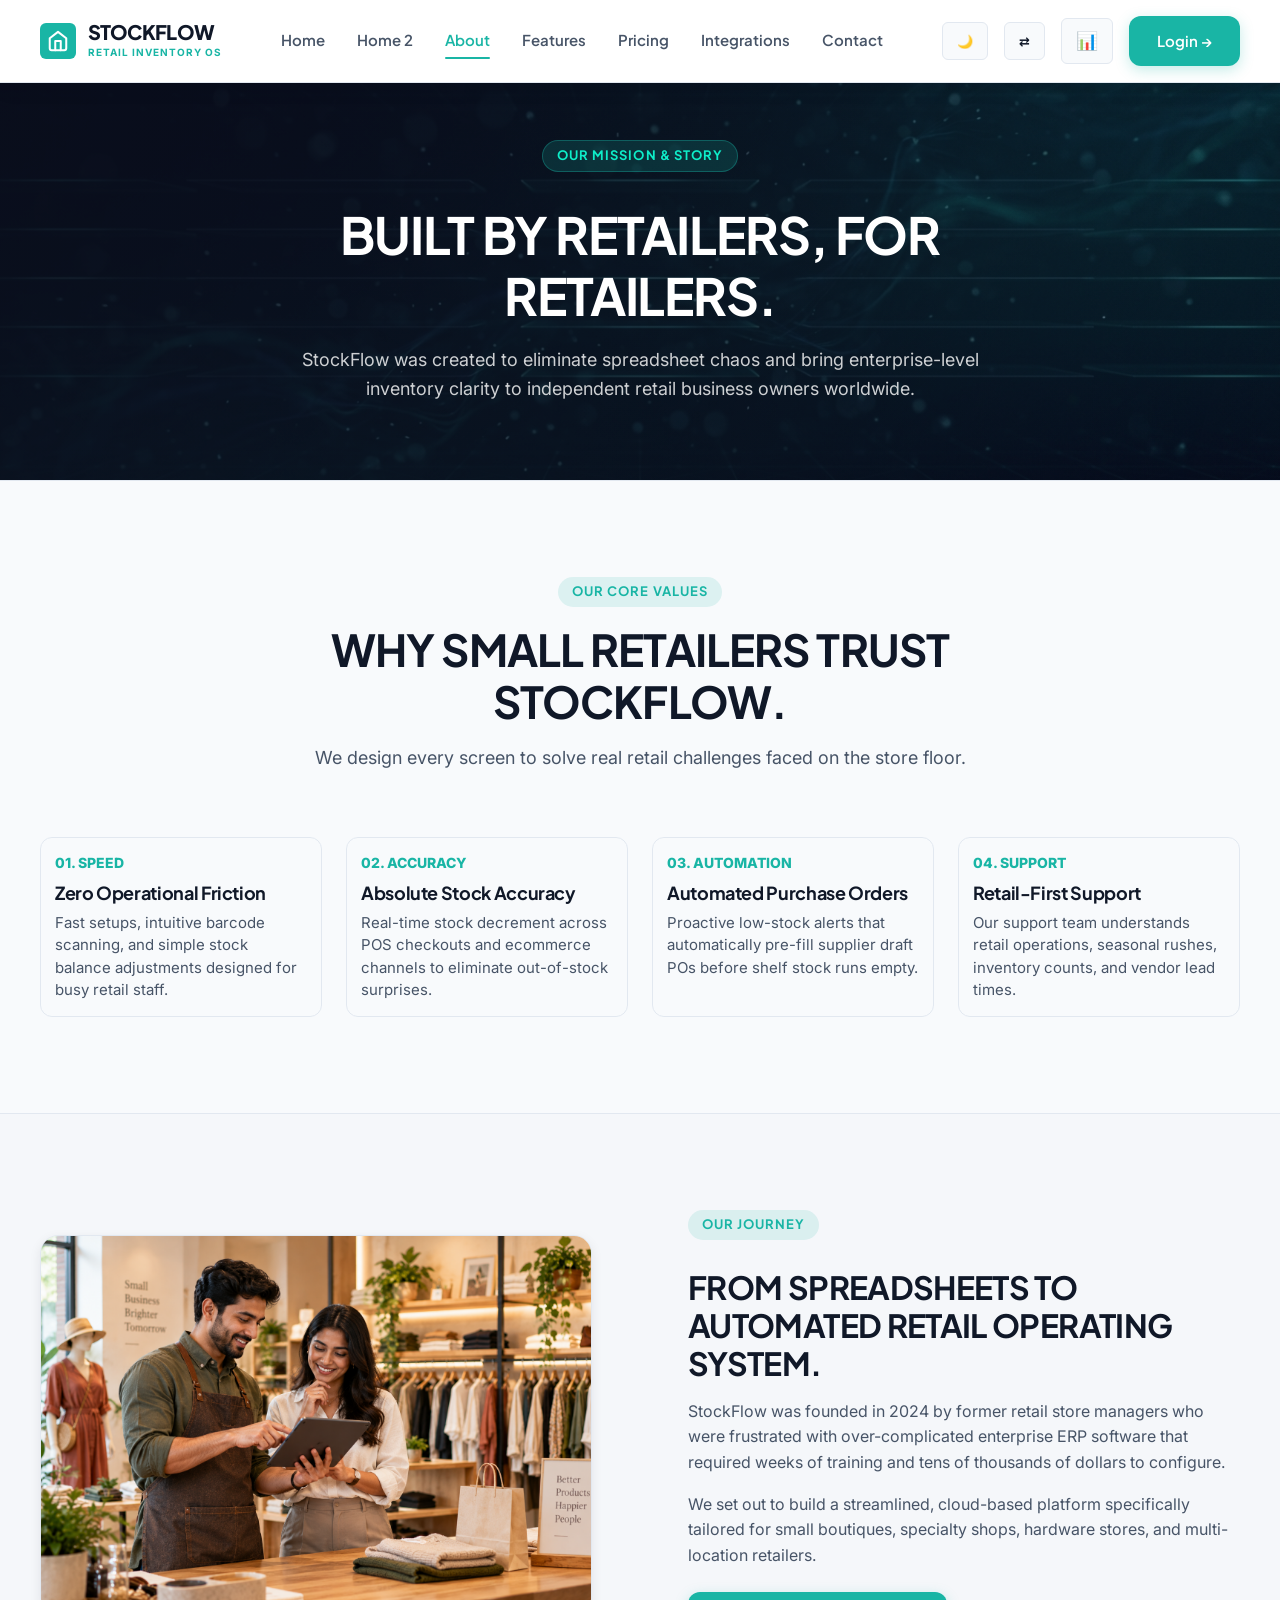
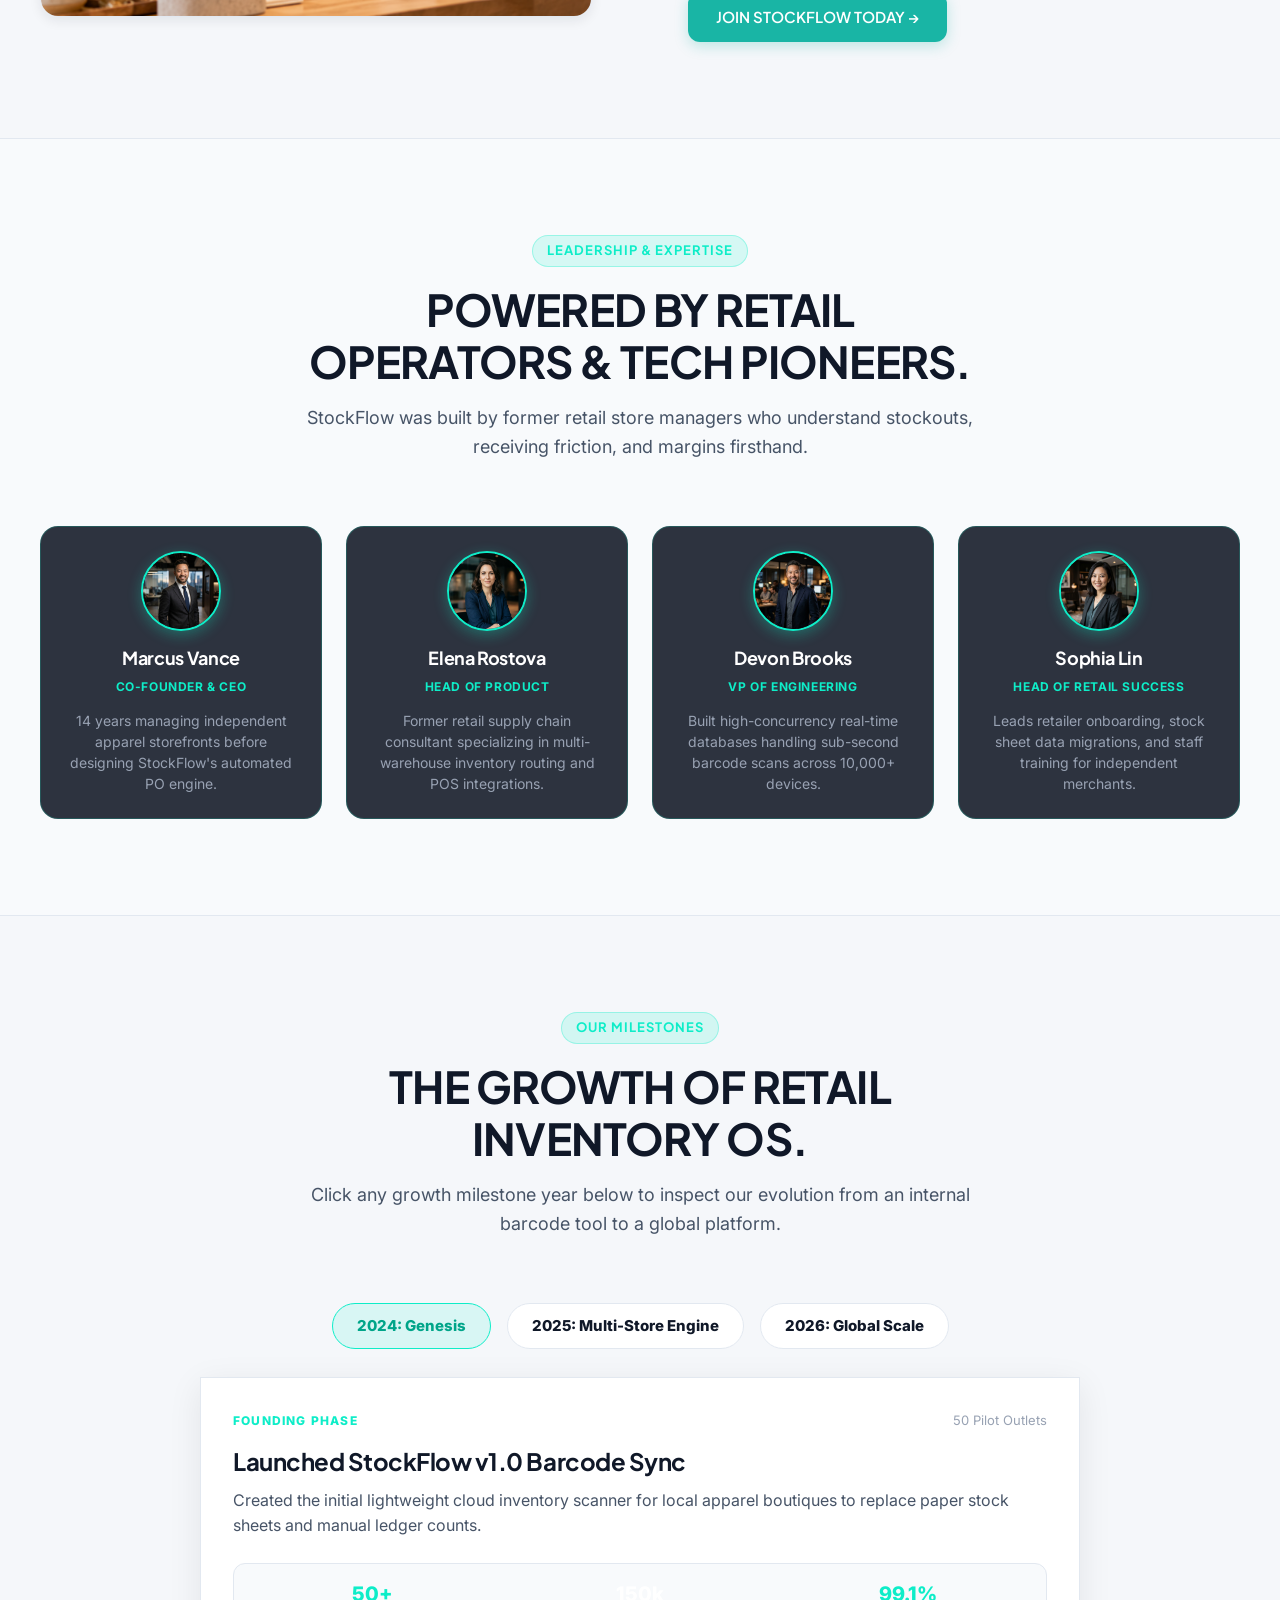
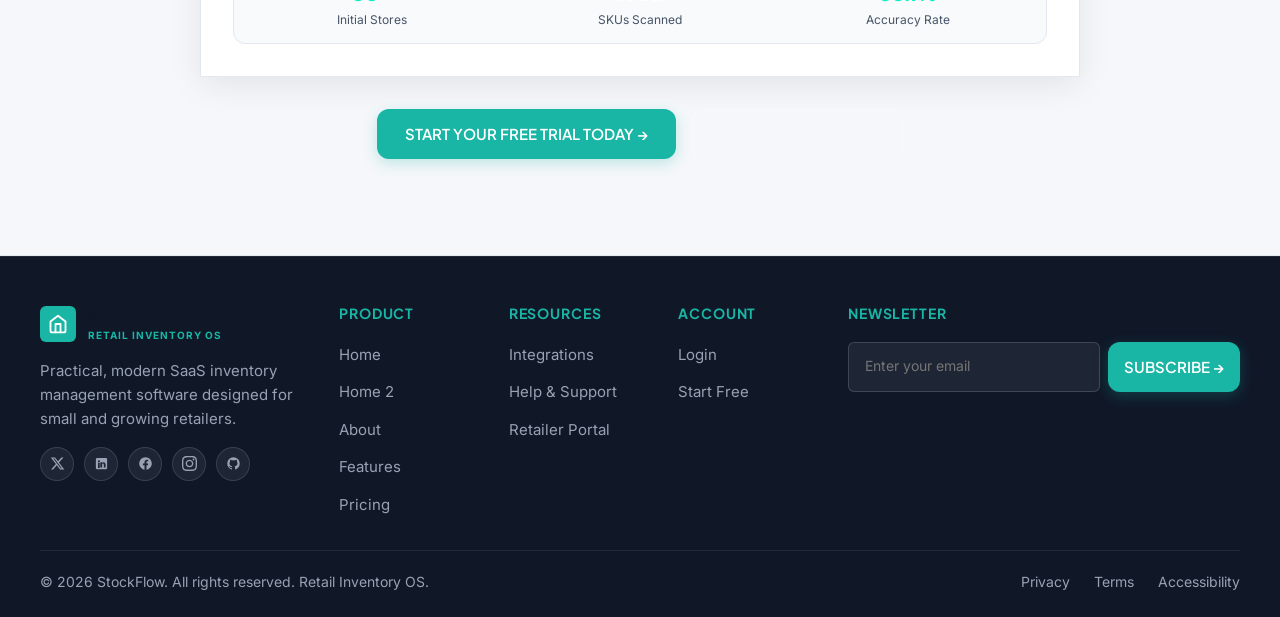
<file: about.html>
<!DOCTYPE html>
<html lang="en" data-theme="light" dir="ltr">
<head>
  <meta charset="UTF-8">
  <meta name="viewport" content="width=device-width, initial-scale=1.0">
  <title>About Us | StockFlow Retail Inventory OS</title>
  <meta name="description" content="Learn about StockFlow's mission to help small retailers manage inventory, automate purchase orders, and grow store margins with simplicity.">
  <link rel="icon" type="image/svg+xml" href="assets/images/favicon.svg">
  <script>
    (function() {
      function safeGet(key, def) {
        try { return localStorage.getItem(key) || def; } catch(e) { return def; }
      }
      function safeSet(key, val) {
        try { localStorage.setItem(key, val); } catch(e) {}
      }
      window.applyTheme = function(theme) {
        document.documentElement.setAttribute('data-theme', theme);
        safeSet('stockflow_theme', theme);
        var btns = document.querySelectorAll('.js-theme-toggle');
        for(var i=0; i<btns.length; i++) {
          btns[i].innerHTML = theme === 'dark' ? '☀️' : '🌙';
        }
      };
      window.toggleTheme = function() {
        var curr = document.documentElement.getAttribute('data-theme') || 'light';
        window.applyTheme(curr === 'dark' ? 'light' : 'dark');
      };
      window.applyRTL = function(dir) {
        document.documentElement.setAttribute('dir', dir);
        safeSet('stockflow_rtl', dir);
        var btns = document.querySelectorAll('.js-rtl-toggle');
        for(var i=0; i<btns.length; i++) {
          btns[i].innerHTML = '⇄';
        }
      };
      window.toggleRTL = function() {
        var curr = document.documentElement.getAttribute('dir') || 'ltr';
        window.applyRTL(curr === 'rtl' ? 'ltr' : 'rtl');
      };
      window.openMobileMenu = function() {
        var mobileMenu = document.getElementById('mobileMenu');
        if (mobileMenu) {
          mobileMenu.classList.add('active');
          document.body.style.overflow = 'hidden';
        }
      };
      window.closeMobileMenu = function() {
        var mobileMenu = document.getElementById('mobileMenu');
        if (mobileMenu) {
          mobileMenu.classList.remove('active');
          document.body.style.overflow = '';
        }
      };
      window.toggleMobileMenu = function() {
        var mobileMenu = document.getElementById('mobileMenu');
        if (mobileMenu) {
          if (mobileMenu.classList.contains('active')) {
            window.closeMobileMenu();
          } else {
            window.openMobileMenu();
          }
        }
      };
      var initTheme = safeGet('stockflow_theme', 'light');
      var initRTL = safeGet('stockflow_rtl', 'ltr');
      document.documentElement.setAttribute('data-theme', initTheme);
      document.documentElement.setAttribute('dir', initRTL);
    })();
  </script>
  <link rel="stylesheet" href="assets/css/style.css">
</head>
<body>

  <!-- NAVBAR -->
  <header class="navbar">
    <div class="container nav-container">
      <a href="index.html" class="brand-logo" id="navLogo">
        <div class="brand-icon">
          <svg width="22" height="22" viewBox="0 0 24 24" fill="none" stroke="currentColor" stroke-width="2.2" stroke-linecap="round" stroke-linejoin="round">
            <path d="M3 9l9-7 9 7v11a2 2 0 0 1-2 2H5a2 2 0 0 1-2-2z"/>
            <polyline points="9 22 9 12 15 12 15 22"/>
          </svg>
        </div>
        <div class="brand-text">
          <span class="brand-name">STOCKFLOW</span>
          <span class="brand-desc">RETAIL INVENTORY OS</span>
        </div>
      </a>

      <nav>
        <ul class="nav-links">
          <li><a href="index.html" class="nav-link">Home</a></li>
          <li><a href="home-2.html" class="nav-link">Home 2</a></li>
          <li><a href="about.html" class="nav-link active">About</a></li>
          <li><a href="features.html" class="nav-link">Features</a></li>
          <li><a href="pricing.html" class="nav-link">Pricing</a></li>
          <li><a href="integrations.html" class="nav-link">Integrations</a></li>
          <li><a href="contact.html" class="nav-link">Contact</a></li>
        </ul>
      </nav>

      <div class="nav-actions">
        <button class="control-btn js-theme-toggle" id="desktopThemeBtn" title="Toggle Theme" onclick="toggleTheme()">🌙</button>
        <button class="control-btn js-rtl-toggle" id="desktopRTLBtn" title="Toggle RTL" onclick="toggleRTL()">⇄</button>
        <a href="dashboard.html" class="control-btn" title="Dashboard" style="font-size:1.1rem;">📊</a>
        <a href="login.html" class="btn btn-primary">Login →</a>
      </div>

      <button class="hamburger-btn" id="hamburgerBtn" aria-label="Toggle Navigation" onclick="openMobileMenu()">
        <svg width="24" height="24" fill="none" stroke="currentColor" stroke-width="2"><line x1="3" y1="6" x2="21" y2="6"/><line x1="3" y1="12" x2="21" y2="12"/><line x1="3" y1="18" x2="21" y2="18"/></svg>
      </button>
    </div>
  </header>

  <!-- Mobile Drawer -->
  <div class="mobile-menu" id="mobileMenu">
    <div class="mobile-overlay" onclick="closeMobileMenu()"></div>
    <div class="mobile-drawer">
      <div>
        <div class="mobile-drawer-header">
          <div class="brand-logo">
            <div class="brand-icon">
              <svg width="20" height="20" viewBox="0 0 24 24" fill="none" stroke="currentColor" stroke-width="2.2" stroke-linecap="round" stroke-linejoin="round">
                <path d="M3 9l9-7 9 7v11a2 2 0 0 1-2 2H5a2 2 0 0 1-2-2z"/>
                <polyline points="9 22 9 12 15 12 15 22"/>
              </svg>
            </div>
            <div class="brand-text">
              <span class="brand-name">STOCKFLOW</span>
              <span class="brand-desc">RETAIL INVENTORY OS</span>
            </div>
          </div>
          <button type="button" class="mobile-close-btn" id="closeMenuBtn" onclick="closeMobileMenu()">&times;</button>
        </div>
        <ul class="mobile-nav-links">
          <li><a href="index.html" class="mobile-nav-link">Home</a></li>
          <li><a href="home-2.html" class="mobile-nav-link">Home 2</a></li>
          <li><a href="about.html" class="mobile-nav-link active">About</a></li>
          <li><a href="features.html" class="mobile-nav-link">Features</a></li>
          <li><a href="pricing.html" class="mobile-nav-link">Pricing</a></li>
          <li><a href="integrations.html" class="mobile-nav-link">Integrations</a></li>
          <li><a href="contact.html" class="mobile-nav-link">Contact</a></li>
        </ul>
      </div>
      <div>
        <div class="mobile-controls">
          <div class="mobile-controls-row">
            <button class="control-btn js-theme-toggle" style="flex:1;" title="Toggle Theme" onclick="toggleTheme()">🌙</button>
            <button class="control-btn js-rtl-toggle" style="flex:1;" title="Toggle RTL" onclick="toggleRTL()">⇄</button>
            <a href="dashboard.html" class="control-btn" style="flex:1; text-align:center; font-size:1.1rem;" title="Dashboard">📊</a>
          </div>
          <a href="login.html" class="btn btn-primary" style="width: 100%;">Login →</a>
        </div>
      </div>
    </div>
  </div>

  <!-- ==========================================================================
       SECTION 01 — COMPACT INNER HERO WITH BG IMAGE
       ========================================================================== -->
  <section class="section" style="
    background-image: url('assets/img/hero-bg.jpg');
    background-size: cover;
    background-position: center;
    background-repeat: no-repeat;
    position: relative;
    padding-block: 64px 48px;
    overflow: hidden;
  ">
    <div style="
      position: absolute; inset: 0; z-index: 0;
      background:
        linear-gradient(105deg, rgba(10,14,28,0.92) 0%, rgba(10,14,28,0.75) 60%, rgba(10,14,28,0.45) 100%),
        radial-gradient(ellipse 70% 90% at 75% 50%, rgba(25,181,165,0.15) 0%, transparent 70%);
    "></div>

    <div class="container text-center" style="position: relative; z-index: 1; display: flex; flex-direction: column; align-items: center; text-align: center;">
      <span class="eyebrow" style="background: rgba(25,181,165,0.18); border: 1px solid rgba(25,181,165,0.35); color: #0EEDC8; margin-inline: auto;">OUR MISSION & STORY</span>
      <h1 class="section-title" style="color: #FFFFFF; font-size: clamp(2.25rem, 4vw, 3.25rem); max-width: 820px; margin-inline: auto; margin-block: 16px 20px; text-align: center;">
        BUILT BY RETAILERS, FOR RETAILERS.
      </h1>
      <p class="section-desc" style="color: rgba(255,255,255,0.80); max-width: 680px; margin-inline: auto; margin-bottom: 28px; text-align: center;">
        StockFlow was created to eliminate spreadsheet chaos and bring enterprise-level inventory clarity to independent retail business owners worldwide.
      </p>

      
    </div>
  </section>

  <!-- ==========================================================================
       SECTION 02 — CORE PILLARS
       ========================================================================== -->
  <section class="section" style="background: var(--bg-surface-elevated); border-block: 1px solid var(--border-color);">
    <div class="container">
      <div class="section-header text-center reveal">
        <span class="eyebrow">OUR CORE VALUES</span>
        <h2 class="section-title">WHY SMALL RETAILERS TRUST STOCKFLOW.</h2>
        <p class="section-desc">We design every screen to solve real retail challenges faced on the store floor.</p>
      </div>

      <div style="display: grid; grid-template-columns: repeat(auto-fit, minmax(260px, 1fr)); gap: 24px;">
        <div class="mini-stat reveal delay-1">
          <div style="font-weight: 800; font-size: 0.875rem; color: var(--brand-teal); margin-bottom: 8px;">01. SPEED</div>
          <h4 style="font-size: 1.125rem; margin-bottom: 8px;">Zero Operational Friction</h4>
          <p style="font-size: 0.9375rem; color: var(--text-secondary); line-height: 1.5;">
            Fast setups, intuitive barcode scanning, and simple stock balance adjustments designed for busy retail staff.
          </p>
        </div>

        <div class="mini-stat reveal delay-2">
          <div style="font-weight: 800; font-size: 0.875rem; color: var(--brand-teal); margin-bottom: 8px;">02. ACCURACY</div>
          <h4 style="font-size: 1.125rem; margin-bottom: 8px;">Absolute Stock Accuracy</h4>
          <p style="font-size: 0.9375rem; color: var(--text-secondary); line-height: 1.5;">
            Real-time stock decrement across POS checkouts and ecommerce channels to eliminate out-of-stock surprises.
          </p>
        </div>

        <div class="mini-stat reveal delay-3">
          <div style="font-weight: 800; font-size: 0.875rem; color: var(--brand-teal); margin-bottom: 8px;">03. AUTOMATION</div>
          <h4 style="font-size: 1.125rem; margin-bottom: 8px;">Automated Purchase Orders</h4>
          <p style="font-size: 0.9375rem; color: var(--text-secondary); line-height: 1.5;">
            Proactive low-stock alerts that automatically pre-fill supplier draft POs before shelf stock runs empty.
          </p>
        </div>

        <div class="mini-stat reveal delay-4">
          <div style="font-weight: 800; font-size: 0.875rem; color: var(--brand-teal); margin-bottom: 8px;">04. SUPPORT</div>
          <h4 style="font-size: 1.125rem; margin-bottom: 8px;">Retail-First Support</h4>
          <p style="font-size: 0.9375rem; color: var(--text-secondary); line-height: 1.5;">
            Our support team understands retail operations, seasonal rushes, inventory counts, and vendor lead times.
          </p>
        </div>
      </div>
    </div>
  </section>

  <!-- ==========================================================================
       SECTION 03 — STORY & VISUAL SHOWCASE
       ========================================================================== -->
  <section class="section">
    <div class="container split-grid">
      <div class="reveal reveal-left" style="overflow: hidden; border-radius: var(--radius-lg); border: 1px solid var(--border-color); box-shadow: var(--shadow-md);">
        <img src="assets/img/retail-journey-mission.jpg" onerror="this.onerror=null; this.src='assets/img/retail-store-hero.jpg';" alt="StockFlow modern retail store environment" style="width: 100%; height: 100%; object-fit: cover; min-height: 380px; display: block;">
      </div>

      <div class="reveal reveal-right">
        <span class="eyebrow">OUR JOURNEY</span>
        <h2 class="section-title" style="font-size: 2rem; margin-block: 12px 16px;">FROM SPREADSHEETS TO AUTOMATED RETAIL OPERATING SYSTEM.</h2>
        <p style="font-size: 1rem; color: var(--text-secondary); line-height: 1.6; margin-bottom: 16px;">
          StockFlow was founded in 2024 by former retail store managers who were frustrated with over-complicated enterprise ERP software that required weeks of training and tens of thousands of dollars to configure.
        </p>
        <p style="font-size: 1rem; color: var(--text-secondary); line-height: 1.6; margin-bottom: 24px;">
          We set out to build a streamlined, cloud-based platform specifically tailored for small boutiques, specialty shops, hardware stores, and multi-location retailers.
        </p>
        <a href="pricing.html" class="btn btn-primary">JOIN STOCKFLOW TODAY →</a>
      </div>
    </div>
  </section>

  <!-- ==========================================================================
       ABOUT SECTION 04 (NEW UNIQUE SECTION 1) — LEADERSHIP & RETAIL ADVISORY
       ========================================================================== -->
  <section class="section" style="background: var(--bg-surface-elevated); border-top: 1px solid var(--border-color); padding-block: var(--space-2xl);">
    <div class="container">
      <div class="section-header text-center reveal">
        <span class="eyebrow" style="background: rgba(14,237,200,0.15); border: 1px solid rgba(14,237,200,0.3); color: #0EEDC8;">LEADERSHIP & EXPERTISE</span>
        <h2 class="section-title">POWERED BY RETAIL OPERATORS & TECH PIONEERS.</h2>
        <p class="section-desc">StockFlow was built by former retail store managers who understand stockouts, receiving friction, and margins firsthand.</p>
      </div>

      <div class="reveal reveal-scale" style="display: grid; grid-template-columns: repeat(auto-fit, minmax(240px, 1fr)); gap: 24px;">
        <!-- Leader 1 -->
        <div style="
          background: rgba(10, 16, 30, 0.85);
          border: 1px solid rgba(14, 237, 200, 0.2);
          border-radius: var(--radius-lg);
          padding: 24px;
          text-align: center;
          transition: transform 0.3s ease;
        ">
          <img src="assets/img/leader-marcus.jpg" alt="Marcus Vance - Co-Founder & CEO" style="width: 80px; height: 80px; border-radius: 50%; object-fit: cover; margin: 0 auto 16px; border: 2px solid #0EEDC8; box-shadow: 0 4px 14px rgba(14, 237, 200, 0.3); display: block;">
          <h3 style="font-size: 1.125rem; color: #FFFFFF; margin-bottom: 4px;">Marcus Vance</h3>
          <span style="font-size: 0.75rem; color: #0EEDC8; font-weight: 700; text-transform: uppercase; letter-spacing: 0.05em;">Co-Founder & CEO</span>
          <p style="font-size: 0.875rem; color: #98A2B3; margin-top: 12px; line-height: 1.5;">
            14 years managing independent apparel storefronts before designing StockFlow's automated PO engine.
          </p>
        </div>

        <!-- Leader 2 -->
        <div style="
          background: rgba(10, 16, 30, 0.85);
          border: 1px solid rgba(14, 237, 200, 0.2);
          border-radius: var(--radius-lg);
          padding: 24px;
          text-align: center;
          transition: transform 0.3s ease;
        ">
          <img src="assets/img/leader-elena.jpg" alt="Elena Rostova - Head of Product" style="width: 80px; height: 80px; border-radius: 50%; object-fit: cover; margin: 0 auto 16px; border: 2px solid #0EEDC8; box-shadow: 0 4px 14px rgba(14, 237, 200, 0.3); display: block;">
          <h3 style="font-size: 1.125rem; color: #FFFFFF; margin-bottom: 4px;">Elena Rostova</h3>
          <span style="font-size: 0.75rem; color: #0EEDC8; font-weight: 700; text-transform: uppercase; letter-spacing: 0.05em;">Head of Product</span>
          <p style="font-size: 0.875rem; color: #98A2B3; margin-top: 12px; line-height: 1.5;">
            Former retail supply chain consultant specializing in multi-warehouse inventory routing and POS integrations.
          </p>
        </div>

        <!-- Leader 3 -->
        <div style="
          background: rgba(10, 16, 30, 0.85);
          border: 1px solid rgba(14, 237, 200, 0.2);
          border-radius: var(--radius-lg);
          padding: 24px;
          text-align: center;
          transition: transform 0.3s ease;
        ">
          <img src="assets/img/leader-devon.jpg" alt="Devon Brooks - VP of Engineering" style="width: 80px; height: 80px; border-radius: 50%; object-fit: cover; margin: 0 auto 16px; border: 2px solid #0EEDC8; box-shadow: 0 4px 14px rgba(14, 237, 200, 0.3); display: block;">
          <h3 style="font-size: 1.125rem; color: #FFFFFF; margin-bottom: 4px;">Devon Brooks</h3>
          <span style="font-size: 0.75rem; color: #0EEDC8; font-weight: 700; text-transform: uppercase; letter-spacing: 0.05em;">VP of Engineering</span>
          <p style="font-size: 0.875rem; color: #98A2B3; margin-top: 12px; line-height: 1.5;">
            Built high-concurrency real-time databases handling sub-second barcode scans across 10,000+ devices.
          </p>
        </div>

        <!-- Leader 4 -->
        <div style="
          background: rgba(10, 16, 30, 0.85);
          border: 1px solid rgba(14, 237, 200, 0.2);
          border-radius: var(--radius-lg);
          padding: 24px;
          text-align: center;
          transition: transform 0.3s ease;
        ">
          <img src="assets/img/leader-sophia.jpg" alt="Sophia Lin - Head of Retail Success" style="width: 80px; height: 80px; border-radius: 50%; object-fit: cover; margin: 0 auto 16px; border: 2px solid #0EEDC8; box-shadow: 0 4px 14px rgba(14, 237, 200, 0.3); display: block;">
          <h3 style="font-size: 1.125rem; color: #FFFFFF; margin-bottom: 4px;">Sophia Lin</h3>
          <span style="font-size: 0.75rem; color: #0EEDC8; font-weight: 700; text-transform: uppercase; letter-spacing: 0.05em;">Head of Retail Success</span>
          <p style="font-size: 0.875rem; color: #98A2B3; margin-top: 12px; line-height: 1.5;">
            Leads retailer onboarding, stock sheet data migrations, and staff training for independent merchants.
          </p>
        </div>
      </div>
    </div>
  </section>

  <!-- ==========================================================================
       ABOUT SECTION 05 (NEW UNIQUE SECTION 2) — EVOLUTION MILESTONE TIMELINE
       ========================================================================== -->
  <section class="section" style="background: var(--bg-surface-main); border-block: 1px solid var(--border-color); padding-block: var(--space-2xl);">
    <div class="container">
      <div class="section-header text-center reveal">
        <span class="eyebrow" style="background: rgba(14,237,200,0.15); border: 1px solid rgba(14,237,200,0.3); color: #0EEDC8;">OUR MILESTONES</span>
        <h2 class="section-title">THE GROWTH OF RETAIL INVENTORY OS.</h2>
        <p class="section-desc">Click any growth milestone year below to inspect our evolution from an internal barcode tool to a global platform.</p>
      </div>

      <div class="reveal reveal-scale" style="max-width: 880px; margin: 0 auto;">
        <!-- Timeline Year Selector Tabs -->
        <div class="about-timeline-nav" id="aboutMilestoneTabs" style="display: flex; gap: 16px; justify-content: center; margin-bottom: 28px;">
          <button class="about-timeline-btn active" data-year="2024" style="
            background: rgba(14,237,200,0.15);
            border: 1px solid #0EEDC8;
            color: #0EEDC8;
            padding: 10px 24px;
            border-radius: 30px;
            font-size: 0.9375rem;
            font-weight: 800;
            cursor: pointer;
            transition: all 0.25s ease;
          ">2024: Genesis</button>

          <button class="about-timeline-btn" data-year="2025" style="
            background: rgba(255,255,255,0.05);
            border: 1px solid rgba(255,255,255,0.15);
            color: rgba(255,255,255,0.8);
            padding: 10px 24px;
            border-radius: 30px;
            font-size: 0.9375rem;
            font-weight: 800;
            cursor: pointer;
            transition: all 0.25s ease;
          ">2025: Multi-Store Engine</button>

          <button class="about-timeline-btn" data-year="2026" style="
            background: rgba(255,255,255,0.05);
            border: 1px solid rgba(255,255,255,0.15);
            color: rgba(255,255,255,0.8);
            padding: 10px 24px;
            border-radius: 30px;
            font-size: 0.9375rem;
            font-weight: 800;
            cursor: pointer;
            transition: all 0.25s ease;
          ">2026: Global Scale</button>
        </div>

        <!-- Showcase Box -->
        <div style="
          background: rgba(10, 16, 30, 0.9);
          border: 1px solid rgba(255,255,255,0.14);
          border-radius: var(--radius-xl);
          padding: 32px;
          box-shadow: 0 16px 40px rgba(0,0,0,0.4);
        " id="aboutMilestoneBox">
          <div style="display: flex; justify-content: space-between; align-items: center; flex-wrap: wrap; gap: 12px; margin-bottom: 16px;">
            <span style="font-size: 0.75rem; color: #0EEDC8; font-weight: 800; letter-spacing: 0.1em;" id="mBadge">FOUNDING PHASE</span>
            <span style="font-size: 0.8125rem; color: #98A2B3;" id="mMeta">50 Pilot Outlets</span>
          </div>

          <h3 style="font-size: 1.5rem; color: #FFFFFF; margin-bottom: 12px;" id="mTitle">Launched StockFlow v1.0 Barcode Sync</h3>
          <p style="font-size: 1rem; color: rgba(255,255,255,0.82); line-height: 1.6; margin-bottom: 24px;" id="mDesc">
            Created the initial lightweight cloud inventory scanner for local apparel boutiques to replace paper stock sheets and manual ledger counts.
          </p>

          <div style="display: grid; grid-template-columns: repeat(3, 1fr); gap: 12px; background: rgba(16, 24, 40, 0.8); border: 1px solid rgba(255,255,255,0.1); border-radius: var(--radius-md); padding: 14px 10px; text-align: center;" id="mStats">
            <div>
              <div style="font-size: 1.25rem; font-weight: 800; color: #0EEDC8;">50+</div>
              <div style="font-size: 0.75rem; color: #98A2B3;">Initial Stores</div>
            </div>
            <div>
              <div style="font-size: 1.25rem; font-weight: 800; color: #FFFFFF;">150k</div>
              <div style="font-size: 0.75rem; color: #98A2B3;">SKUs Scanned</div>
            </div>
            <div>
              <div style="font-size: 1.25rem; font-weight: 800; color: #0EEDC8;">99.1%</div>
              <div style="font-size: 0.75rem; color: #98A2B3;">Accuracy Rate</div>
            </div>
          </div>
        </div>

        <div class="btn-group" style="margin-top: 32px; justify-content: center;">
          <a href="pricing.html" class="btn btn-primary">START YOUR FREE TRIAL TODAY →</a>
          <a href="contact.html" class="btn btn-navy-secondary" style="border-color: rgba(255,255,255,0.25);">TALK TO OUR TEAM →</a>
        </div>

      </div>
    </div>
  </section>

  <!-- FOOTER -->
  <footer class="footer">
    <div class="container">
      <div class="footer-grid">
        <div class="footer-brand">
          <div class="brand-logo">
            <div class="brand-icon">
              <svg width="20" height="20" viewBox="0 0 24 24" fill="none" stroke="currentColor" stroke-width="2.2" stroke-linecap="round" stroke-linejoin="round">
                <path d="M3 9l9-7 9 7v11a2 2 0 0 1-2 2H5a2 2 0 0 1-2-2z"/>
                <polyline points="9 22 9 12 15 12 15 22"/>
              </svg>
            </div>
            <div class="brand-text">
              <span class="brand-name">STOCKFLOW</span>
              <span class="brand-desc">RETAIL INVENTORY OS</span>
            </div>
          </div>
          <p>Practical, modern SaaS inventory management software designed for small and growing retailers.</p>
          <div class="footer-social-links">
            <a href="#" class="footer-social-icon" aria-label="X (formerly Twitter)" title="X (Twitter)">
              <svg width="15" height="15" viewBox="0 0 24 24" fill="currentColor"><path d="M18.244 2.25h3.308l-7.227 8.26 8.502 11.24H16.17l-5.214-6.817L4.99 21.75H1.68l7.73-8.835L1.254 2.25H8.08l4.713 6.231zm-1.161 17.52h1.833L7.084 4.126H5.117z"/></svg>
            </a>
            <a href="#" class="footer-social-icon" aria-label="LinkedIn" title="LinkedIn">
              <svg width="15" height="15" viewBox="0 0 24 24" fill="currentColor"><path d="M19 3a2 2 0 0 1 2 2v14a2 2 0 0 1-2 2H5a2 2 0 0 1-2-2V5a2 2 0 0 1 2-2h14m-.5 15.5v-5.3a3.26 3.26 0 0 0-3.26-3.26c-.85 0-1.84.52-2.28 1.3v-1.11h-2.79v8.37h2.79v-4.93c0-.77.62-1.4 1.39-1.4a1.4 1.4 0 0 1 1.4 1.4v4.93h2.75M6.46 10.9v8.37H9.25V10.9H6.46M7.86 6.74a1.62 1.62 0 1 0 0 3.24 1.62 1.62 0 0 0 0-3.24z"/></svg>
            </a>
            <a href="#" class="footer-social-icon" aria-label="Facebook" title="Facebook">
              <svg width="15" height="15" viewBox="0 0 24 24" fill="currentColor"><path d="M22 12c0-5.52-4.48-10-10-10S2 6.48 2 12c0 4.99 3.66 9.12 8.44 9.88v-6.99H7.9v-2.89h2.54V9.8c0-2.51 1.49-3.89 3.78-3.89 1.09 0 2.23.19 2.23.19v2.47h-1.26c-1.24 0-1.63.77-1.63 1.56v1.88h2.78l-.45 2.89h-2.33v6.99C18.34 21.12 22 16.99 22 12z"/></svg>
            </a>
            <a href="#" class="footer-social-icon" aria-label="Instagram" title="Instagram">
              <svg width="15" height="15" viewBox="0 0 24 24" fill="currentColor"><path d="M12 2.163c3.204 0 3.584.012 4.85.07 3.252.148 4.771 1.691 4.919 4.919.058 1.265.069 1.645.069 4.849 0 3.205-.012 3.584-.069 4.849-.149 3.225-1.664 4.771-4.919 4.919-1.266.058-1.644.07-4.85.07-3.204 0-3.584-.012-4.849-.07-3.26-.149-4.771-1.699-4.919-4.92-.058-1.265-.07-1.644-.07-4.849 0-3.204.013-3.583.07-4.849.149-3.227 1.664-4.771 4.919-4.919 1.266-.057 1.645-.069 4.849-.069zm0-2.163c-3.259 0-3.667.014-4.947.072-4.358.2-6.78 2.618-6.98 6.98-.059 1.281-.073 1.689-.073 4.948 0 3.259.014 3.668.072 4.948.2 4.358 2.618 6.78 6.98 6.98 1.281.058 1.689.072 4.948.072 3.259 0 3.668-.014 4.948-.072 4.354-.2 6.782-2.618 6.979-6.98.059-1.28.073-1.689.073-4.948 0-3.259-.014-3.667-.072-4.947-.196-4.354-2.617-6.78-6.979-6.98-1.281-.059-1.69-.073-4.949-.073zm0 5.838c-3.403 0-6.162 2.759-6.162 6.162s2.759 6.163 6.162 6.163 6.162-2.759 6.162-6.163c0-3.403-2.759-6.162-6.162-6.162zm0 10.162c-2.209 0-4-1.79-4-4 0-2.209 1.791-4 4-4s4 1.791 4 4c0 2.21-1.791 4-4 4zm6.406-11.845c-.796 0-1.441.645-1.441 1.44s.645 1.44 1.441 1.44c.795 0 1.439-.645 1.439-1.44s-.644-1.44-1.439-1.44z"/></svg>
            </a>
            <a href="#" class="footer-social-icon" aria-label="GitHub" title="GitHub">
              <svg width="15" height="15" viewBox="0 0 24 24" fill="currentColor"><path d="M12 2A10 10 0 0 0 2 12c0 4.42 2.87 8.17 6.84 9.5.5.08.66-.23.66-.5v-1.69c-2.77.6-3.36-1.34-3.36-1.34-.46-1.16-1.11-1.47-1.11-1.47-.91-.62.07-.6.07-.6 1 .07 1.53 1.03 1.53 1.03.87 1.52 2.34 1.07 2.91.83.1-.65.35-1.09.63-1.34-2.22-.25-4.55-1.11-4.55-4.92 0-1.11.38-2 1.03-2.71-.1-.25-.45-1.29.1-2.64 0 0 .84-.27 2.75 1.02.79-.22 1.65-.33 2.5-.33.85 0 1.71.11 2.5.33 1.91-1.29 2.75-1.02 2.75-1.02.55 1.35.2 2.39.1 2.64.65.71 1.03 1.6 1.03 2.71 0 3.82-2.34 4.66-4.57 4.91.36.31.69.92.69 1.85V21c0 .27.16.59.67.5C19.14 20.16 22 16.42 22 12A10 10 0 0 0 12 2z"/></svg>
            </a>
          </div>
        </div>

        <div>
          <h4 class="footer-col-title">PRODUCT</h4>
          <ul class="footer-links">
            <li><a href="index.html">Home</a></li>
            <li><a href="home-2.html">Home 2</a></li>
            <li><a href="about.html">About</a></li>
            <li><a href="features.html">Features</a></li>
            <li><a href="pricing.html">Pricing</a></li>
          </ul>
        </div>

        <div>
          <h4 class="footer-col-title">RESOURCES</h4>
          <ul class="footer-links">
            <li><a href="integrations.html">Integrations</a></li>
            <li><a href="dashboard.html#help">Help & Support</a></li>
            <li><a href="login.html">Retailer Portal</a></li>
          </ul>
        </div>

        <div>
          <h4 class="footer-col-title">ACCOUNT</h4>
          <ul class="footer-links">
            <li><a href="login.html">Login</a></li>
            <li><a href="pricing.html">Start Free</a></li>
          </ul>
        </div>

        <div>
          <h4 class="footer-col-title">NEWSLETTER</h4>
          <form class="newsletter-form">
            <input type="email" placeholder="Enter your email" class="newsletter-input" required>
            <button type="submit" class="btn btn-primary" style="padding: 10px 16px;">SUBSCRIBE →</button>
          </form>
        </div>
      </div>
      <div class="footer-bottom">
        <div>© 2026 StockFlow. All rights reserved. Retail Inventory OS.</div>
        <div class="footer-bottom-links">
          <a href="#">Privacy</a><a href="#">Terms</a><a href="#">Accessibility</a>
        </div>
      </div>
    </div>
  </footer>

  <script src="assets/js/main.js"></script>
  <script>
    document.addEventListener('DOMContentLoaded', () => {
      const milestoneData = {
        '2024': {
          badge: 'GENESIS PHASE',
          meta: '50 Pilot Stores',
          title: 'Launched StockFlow v1.0 Barcode Sync',
          desc: 'Created the initial lightweight cloud inventory scanner for local apparel boutiques to replace paper stock sheets and manual ledger counts.',
          stat1Val: '50+', stat1Lbl: 'Pilot Outlets',
          stat2Val: '150k', stat2Lbl: 'SKUs Tracked',
          stat3Val: '99.1%', stat3Lbl: 'Accuracy Rate'
        },
        '2025': {
          badge: 'MULTI-STORE PLATFORM',
          meta: '800 Retail Outlets',
          title: 'Released Multi-Location POS & Warehouse Routing Engine',
          desc: 'Engineered sub-second real-time sync across physical register terminals, Shopify web stores, and central distribution centers.',
          stat1Val: '800+', stat1Lbl: 'Active Outlets',
          stat2Val: '4.2M', stat2Lbl: 'SKUs Managed',
          stat3Val: '99.9%', stat3Lbl: 'System Uptime'
        },
        '2026': {
          badge: 'GLOBAL RETAIL OS',
          meta: '2,400+ Active Retailers',
          title: 'Automated Purchase Orders & Profit Velocity Analytics',
          desc: 'Expanded internationally across 14 countries, bringing automated vendor PO triggers and predictive inventory health tools to independent merchants.',
          stat1Val: '2,400+', stat1Lbl: 'Global Stores',
          stat2Val: '12M+', stat2Lbl: 'SKUs Tracked',
          stat3Val: '$18M+', stat3Lbl: 'Deadstock Capital Saved'
        }
      };

      const milestoneBtns = document.querySelectorAll('.about-timeline-btn');
      const mBadge = document.getElementById('mBadge');
      const mMeta = document.getElementById('mMeta');
      const mTitle = document.getElementById('mTitle');
      const mDesc = document.getElementById('mDesc');
      const mStats = document.getElementById('mStats');

      milestoneBtns.forEach(btn => {
        btn.addEventListener('click', () => {
          const yr = btn.getAttribute('data-year');
          const data = milestoneData[yr];
          if (!data) return;

          milestoneBtns.forEach(b => {
            b.style.background = 'rgba(255,255,255,0.05)';
            b.style.borderColor = 'rgba(255,255,255,0.15)';
            b.style.color = 'rgba(255,255,255,0.8)';
          });

          btn.style.background = 'rgba(14,237,200,0.15)';
          btn.style.borderColor = '#0EEDC8';
          btn.style.color = '#0EEDC8';

          if (mBadge) mBadge.textContent = data.badge;
          if (mMeta) mMeta.textContent = data.meta;
          if (mTitle) mTitle.textContent = data.title;
          if (mDesc) mDesc.textContent = data.desc;

          if (mStats) {
            mStats.innerHTML = `
              <div>
                <div style="font-size: 1.25rem; font-weight: 800; color: #0EEDC8;">${data.stat1Val}</div>
                <div style="font-size: 0.75rem; color: #98A2B3;">${data.stat1Lbl}</div>
              </div>
              <div>
                <div style="font-size: 1.25rem; font-weight: 800; color: #FFFFFF;">${data.stat2Val}</div>
                <div style="font-size: 0.75rem; color: #98A2B3;">${data.stat2Lbl}</div>
              </div>
              <div>
                <div style="font-size: 1.25rem; font-weight: 800; color: #0EEDC8;">${data.stat3Val}</div>
                <div style="font-size: 0.75rem; color: #98A2B3;">${data.stat3Lbl}</div>
              </div>
            `;
          }
        });
      });
    });
  </script>
  <!-- BACK TO TOP BUTTON -->
  <button class="back-to-top" id="backToTopBtn" aria-label="Back to top" title="Back to top">
    <svg width="20" height="20" viewBox="0 0 24 24" fill="none" stroke="currentColor" stroke-width="2.5" stroke-linecap="round" stroke-linejoin="round">
      <polyline points="18 15 12 9 6 15"></polyline>
    </svg>
  </button>

  <script src="assets/js/main.js"></script>
</body>
</html>
</file>
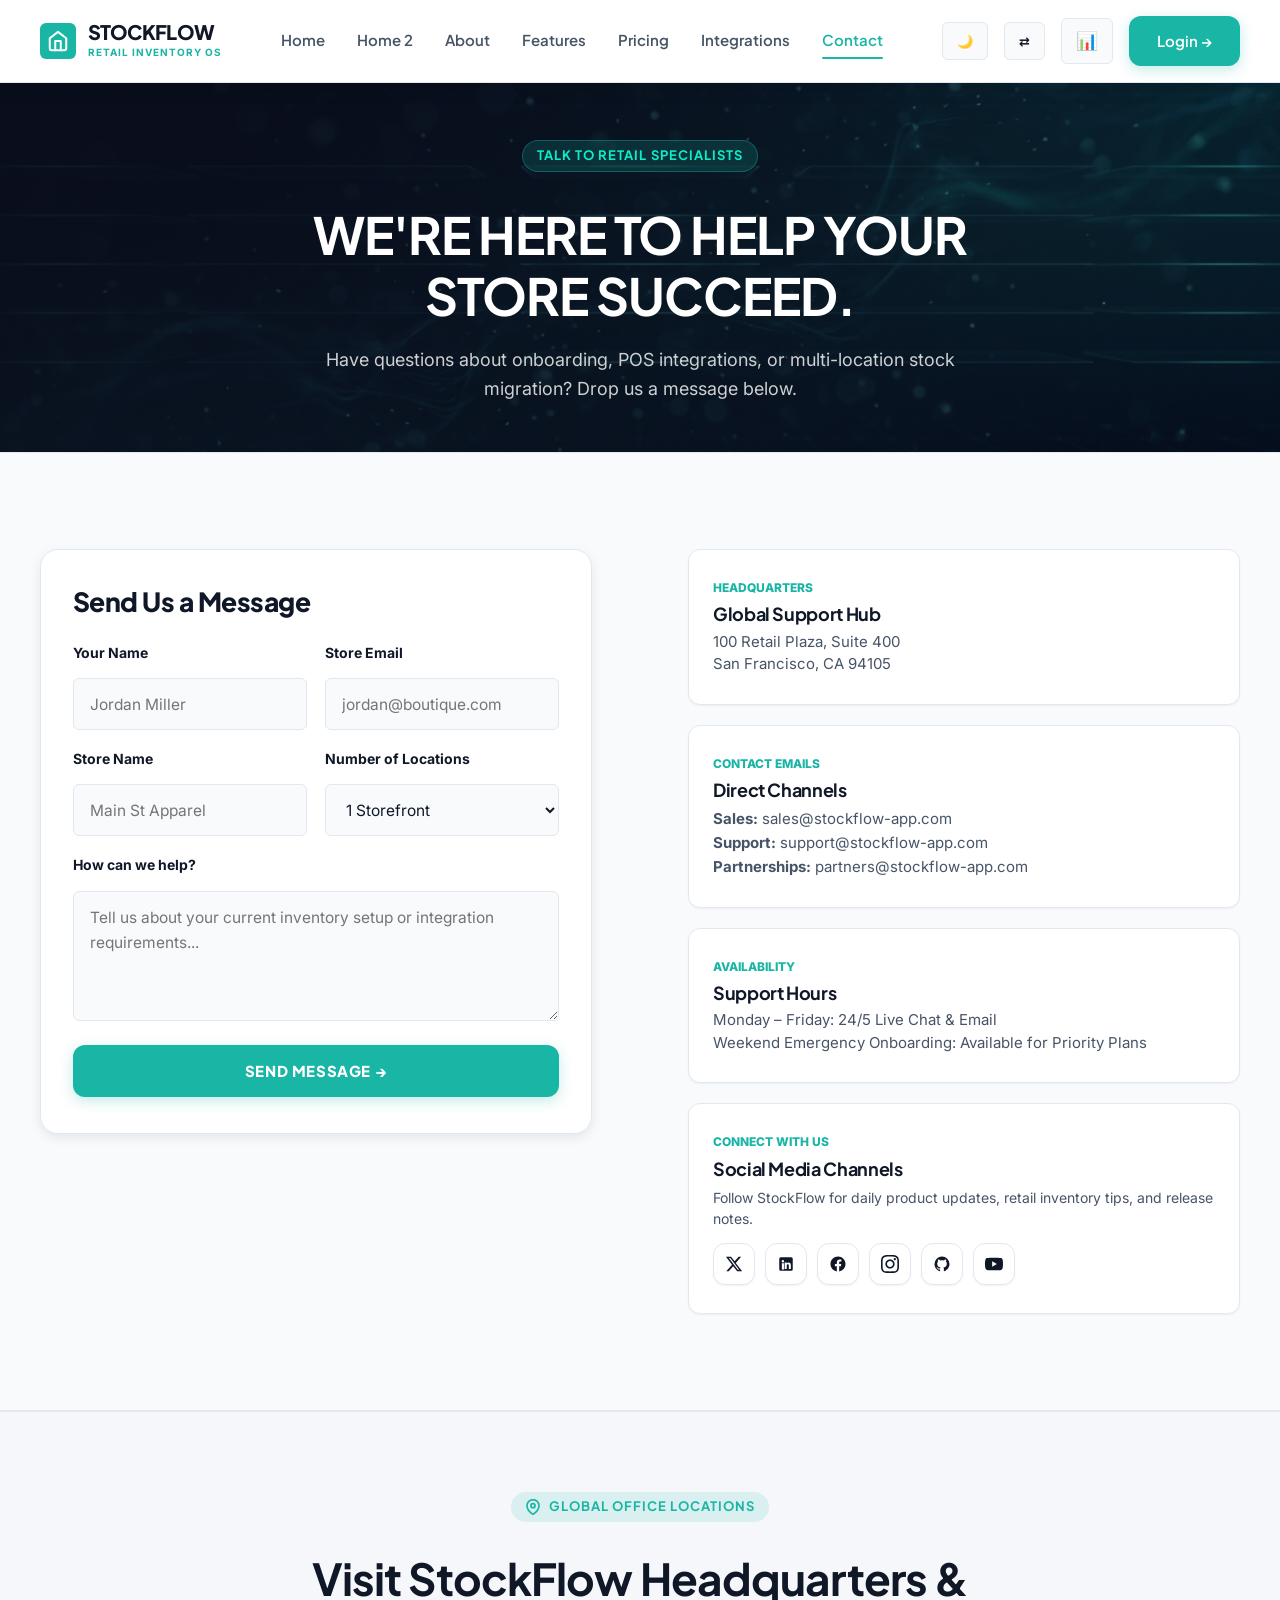
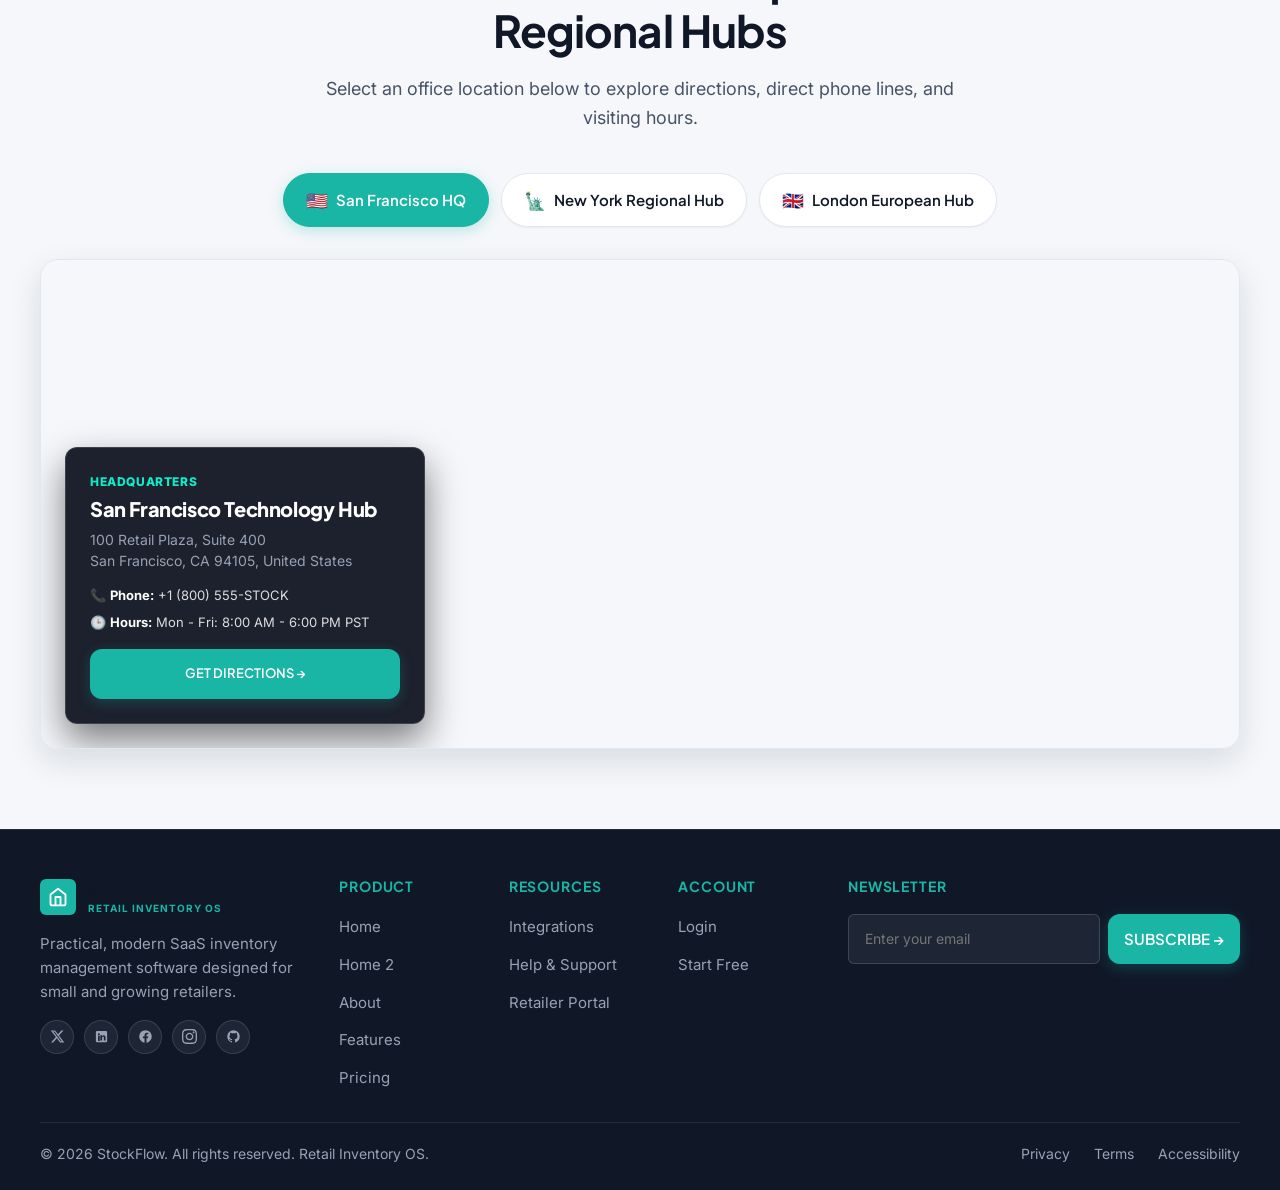
<file: contact.html>
<!DOCTYPE html>
<html lang="en" data-theme="light" dir="ltr">
<head>
  <meta charset="UTF-8">
  <meta name="viewport" content="width=device-width, initial-scale=1.0">
  <title>Contact Us | StockFlow Retail Inventory OS</title>
  <meta name="description" content="Get in touch with StockFlow retail specialists for product demos, onboarding questions, sales inquiries, or custom multi-store deployment.">
  <link rel="icon" type="image/svg+xml" href="assets/images/favicon.svg">
  <script>
    (function() {
      function safeGet(key, def) {
        try { return localStorage.getItem(key) || def; } catch(e) { return def; }
      }
      function safeSet(key, val) {
        try { localStorage.setItem(key, val); } catch(e) {}
      }
      window.applyTheme = function(theme) {
        document.documentElement.setAttribute('data-theme', theme);
        safeSet('stockflow_theme', theme);
        var btns = document.querySelectorAll('.js-theme-toggle');
        for(var i=0; i<btns.length; i++) {
          btns[i].innerHTML = theme === 'dark' ? '☀️' : '🌙';
        }
      };
      window.toggleTheme = function() {
        var curr = document.documentElement.getAttribute('data-theme') || 'light';
        window.applyTheme(curr === 'dark' ? 'light' : 'dark');
      };
      window.applyRTL = function(dir) {
        document.documentElement.setAttribute('dir', dir);
        safeSet('stockflow_rtl', dir);
        var btns = document.querySelectorAll('.js-rtl-toggle');
        for(var i=0; i<btns.length; i++) {
          btns[i].innerHTML = '⇄';
        }
      };
      window.toggleRTL = function() {
        var curr = document.documentElement.getAttribute('dir') || 'ltr';
        window.applyRTL(curr === 'rtl' ? 'ltr' : 'rtl');
      };
      window.openMobileMenu = function() {
        var mobileMenu = document.getElementById('mobileMenu');
        if (mobileMenu) {
          mobileMenu.classList.add('active');
          document.body.style.overflow = 'hidden';
        }
      };
      window.closeMobileMenu = function() {
        var mobileMenu = document.getElementById('mobileMenu');
        if (mobileMenu) {
          mobileMenu.classList.remove('active');
          document.body.style.overflow = '';
        }
      };
      window.toggleMobileMenu = function() {
        var mobileMenu = document.getElementById('mobileMenu');
        if (mobileMenu) {
          if (mobileMenu.classList.contains('active')) {
            window.closeMobileMenu();
          } else {
            window.openMobileMenu();
          }
        }
      };
      var initTheme = safeGet('stockflow_theme', 'light');
      var initRTL = safeGet('stockflow_rtl', 'ltr');
      document.documentElement.setAttribute('data-theme', initTheme);
      document.documentElement.setAttribute('dir', initRTL);
    })();
  </script>
  <link rel="stylesheet" href="assets/css/style.css">
</head>
<body>

  <!-- NAVBAR -->
  <header class="navbar">
    <div class="container nav-container">
      <a href="index.html" class="brand-logo" id="navLogo">
        <div class="brand-icon">
          <svg width="22" height="22" viewBox="0 0 24 24" fill="none" stroke="currentColor" stroke-width="2.2" stroke-linecap="round" stroke-linejoin="round">
            <path d="M3 9l9-7 9 7v11a2 2 0 0 1-2 2H5a2 2 0 0 1-2-2z"/>
            <polyline points="9 22 9 12 15 12 15 22"/>
          </svg>
        </div>
        <div class="brand-text">
          <span class="brand-name">STOCKFLOW</span>
          <span class="brand-desc">RETAIL INVENTORY OS</span>
        </div>
      </a>

      <nav>
        <ul class="nav-links">
          <li><a href="index.html" class="nav-link">Home</a></li>
          <li><a href="home-2.html" class="nav-link">Home 2</a></li>
          <li><a href="about.html" class="nav-link">About</a></li>
          <li><a href="features.html" class="nav-link">Features</a></li>
          <li><a href="pricing.html" class="nav-link">Pricing</a></li>
          <li><a href="integrations.html" class="nav-link">Integrations</a></li>
          <li><a href="contact.html" class="nav-link active">Contact</a></li>
        </ul>
      </nav>

      <div class="nav-actions">
        <button class="control-btn js-theme-toggle" id="desktopThemeBtn" title="Toggle Theme" onclick="toggleTheme()">🌙</button>
        <button class="control-btn js-rtl-toggle" id="desktopRTLBtn" title="Toggle RTL" onclick="toggleRTL()">⇄</button>
        <a href="dashboard.html" class="control-btn" title="Dashboard" style="font-size:1.1rem;">📊</a>
        <a href="login.html" class="btn btn-primary">Login →</a>
      </div>

      <button class="hamburger-btn" id="hamburgerBtn" aria-label="Toggle Navigation" onclick="openMobileMenu()">
        <svg width="24" height="24" fill="none" stroke="currentColor" stroke-width="2"><line x1="3" y1="6" x2="21" y2="6"/><line x1="3" y1="12" x2="21" y2="12"/><line x1="3" y1="18" x2="21" y2="18"/></svg>
      </button>
    </div>
  </header>

  <!-- Mobile Drawer -->
  <div class="mobile-menu" id="mobileMenu">
    <div class="mobile-overlay" onclick="closeMobileMenu()"></div>
    <div class="mobile-drawer">
      <div>
        <div class="mobile-drawer-header">
          <div class="brand-logo">
            <div class="brand-icon">
              <svg width="20" height="20" viewBox="0 0 24 24" fill="none" stroke="currentColor" stroke-width="2.2" stroke-linecap="round" stroke-linejoin="round">
                <path d="M3 9l9-7 9 7v11a2 2 0 0 1-2 2H5a2 2 0 0 1-2-2z"/>
                <polyline points="9 22 9 12 15 12 15 22"/>
              </svg>
            </div>
            <div class="brand-text">
              <span class="brand-name">STOCKFLOW</span>
              <span class="brand-desc">RETAIL INVENTORY OS</span>
            </div>
          </div>
          <button type="button" class="mobile-close-btn" id="closeMenuBtn" onclick="closeMobileMenu()">&times;</button>
        </div>
        <ul class="mobile-nav-links">
          <li><a href="index.html" class="mobile-nav-link">Home</a></li>
          <li><a href="home-2.html" class="mobile-nav-link">Home 2</a></li>
          <li><a href="about.html" class="mobile-nav-link">About</a></li>
          <li><a href="features.html" class="mobile-nav-link">Features</a></li>
          <li><a href="pricing.html" class="mobile-nav-link">Pricing</a></li>
          <li><a href="integrations.html" class="mobile-nav-link">Integrations</a></li>
          <li><a href="contact.html" class="mobile-nav-link active">Contact</a></li>
        </ul>
      </div>
      <div>
        <div class="mobile-controls">
          <div class="mobile-controls-row">
            <button class="control-btn js-theme-toggle" style="flex:1;" title="Toggle Theme" onclick="toggleTheme()">🌙</button>
            <button class="control-btn js-rtl-toggle" style="flex:1;" title="Toggle RTL" onclick="toggleRTL()">⇄</button>
            <a href="dashboard.html" class="control-btn" style="flex:1; text-align:center; font-size:1.1rem;" title="Dashboard">📊</a>
          </div>
          <a href="login.html" class="btn btn-primary" style="width: 100%;">Login →</a>
        </div>
      </div>
    </div>
  </div>

  <!-- ==========================================================================
       SECTION 01 — COMPACT INNER HERO WITH BG IMAGE
       ========================================================================== -->
  <section class="section" style="
    background-image: url('assets/img/hero-bg.jpg');
    background-size: cover;
    background-position: center;
    background-repeat: no-repeat;
    position: relative;
    padding-block: 64px 48px;
    overflow: hidden;
  ">
    <div style="
      position: absolute; inset: 0; z-index: 0;
      background:
        linear-gradient(105deg, rgba(10,14,28,0.92) 0%, rgba(10,14,28,0.75) 60%, rgba(10,14,28,0.45) 100%),
        radial-gradient(ellipse 70% 90% at 75% 50%, rgba(25,181,165,0.15) 0%, transparent 70%);
    "></div>

    <div class="container text-center" style="position: relative; z-index: 1; display: flex; flex-direction: column; align-items: center; text-align: center;">
      <span class="eyebrow" style="background: rgba(25,181,165,0.18); border: 1px solid rgba(25,181,165,0.35); color: #0EEDC8; margin-inline: auto;">TALK TO RETAIL SPECIALISTS</span>
      <h1 class="section-title" style="color: #FFFFFF; font-size: clamp(2.25rem, 4vw, 3.25rem); max-width: 800px; margin-inline: auto; margin-block: 16px 20px; text-align: center;">
        WE'RE HERE TO HELP YOUR STORE SUCCEED.
      </h1>
      <p class="section-desc" style="color: rgba(255,255,255,0.80); max-width: 640px; margin-inline: auto; text-align: center;">
        Have questions about onboarding, POS integrations, or multi-location stock migration? Drop us a message below.
      </p>
    </div>
  </section>

  <!-- ==========================================================================
       SECTION 02 — CONTACT FORM & INFO SPLIT
       ========================================================================== -->
  <section class="section" style="background: var(--bg-surface-elevated); border-block: 1px solid var(--border-color);">
    <div class="container">
      <div class="split-grid" style="align-items: start;">
        <!-- Contact Form Card -->
        <div class="contact-form-card reveal reveal-left">
          <h3>Send Us a Message</h3>
          
          <form id="contactForm" onsubmit="event.preventDefault(); alert('Thank you! A StockFlow retail specialist will reach out within 2 business hours.'); this.reset();">
            <div class="contact-form-row">
              <div class="form-group">
                <label class="form-label">Your Name</label>
                <input type="text" required placeholder="Jordan Miller" class="form-input">
              </div>
              <div class="form-group">
                <label class="form-label">Store Email</label>
                <input type="email" required placeholder="jordan@boutique.com" class="form-input">
              </div>
            </div>

            <div class="contact-form-row">
              <div class="form-group">
                <label class="form-label">Store Name</label>
                <input type="text" required placeholder="Main St Apparel" class="form-input">
              </div>
              <div class="form-group">
                <label class="form-label">Number of Locations</label>
                <select class="form-input">
                  <option>1 Storefront</option>
                  <option>2 - 5 Locations</option>
                  <option>6 - 15 Locations</option>
                  <option>15+ Warehouse Hubs</option>
                </select>
              </div>
            </div>

            <div class="form-group full-width">
              <label class="form-label">How can we help?</label>
              <textarea rows="4" required placeholder="Tell us about your current inventory setup or integration requirements..." class="form-input"></textarea>
            </div>

            <button type="submit" class="btn btn-primary submit-btn">SEND MESSAGE →</button>
          </form>
        </div>


        <!-- Contact Direct Info -->
        <div class="contact-info-list reveal reveal-right">
          <div class="contact-info-card">
            <div style="font-size: 0.75rem; font-weight: 800; color: var(--brand-teal); margin-bottom: 6px; text-transform: uppercase;">HEADQUARTERS</div>
            <h4 style="font-size: 1.125rem; margin-bottom: 6px;">Global Support Hub</h4>
            <p style="font-size: 0.9375rem; color: var(--text-secondary); line-height: 1.5;">
              100 Retail Plaza, Suite 400<br>San Francisco, CA 94105
            </p>
          </div>

          <div class="contact-info-card">
            <div style="font-size: 0.75rem; font-weight: 800; color: var(--brand-teal); margin-bottom: 6px; text-transform: uppercase;">CONTACT EMAILS</div>
            <h4 style="font-size: 1.125rem; margin-bottom: 6px;">Direct Channels</h4>
            <p style="font-size: 0.9375rem; color: var(--text-secondary); line-height: 1.6;">
              <strong>Sales:</strong> sales@stockflow-app.com<br>
              <strong>Support:</strong> support@stockflow-app.com<br>
              <strong>Partnerships:</strong> partners@stockflow-app.com
            </p>
          </div>

          <div class="contact-info-card">
            <div style="font-size: 0.75rem; font-weight: 800; color: var(--brand-teal); margin-bottom: 6px; text-transform: uppercase;">AVAILABILITY</div>
            <h4 style="font-size: 1.125rem; margin-bottom: 6px;">Support Hours</h4>
            <p style="font-size: 0.9375rem; color: var(--text-secondary); line-height: 1.5;">
              Monday – Friday: 24/5 Live Chat & Email<br>
              Weekend Emergency Onboarding: Available for Priority Plans
            </p>
          </div>

          <div class="contact-info-card">
            <div style="font-size: 0.75rem; font-weight: 800; color: var(--brand-teal); margin-bottom: 6px; text-transform: uppercase;">CONNECT WITH US</div>
            <h4 style="font-size: 1.125rem; margin-bottom: 8px;">Social Media Channels</h4>
            <p style="font-size: 0.875rem; color: var(--text-secondary); margin-bottom: 14px; line-height: 1.5;">
              Follow StockFlow for daily product updates, retail inventory tips, and release notes.
            </p>
            <div class="contact-social-icons" style="display: flex; gap: 10px; flex-wrap: wrap;">
              <a href="#" class="contact-social-btn" title="X (Twitter)" aria-label="X (Twitter)">
                <svg width="18" height="18" viewBox="0 0 24 24" fill="currentColor"><path d="M18.244 2.25h3.308l-7.227 8.26 8.502 11.24H16.17l-5.214-6.817L4.99 21.75H1.68l7.73-8.835L1.254 2.25H8.08l4.713 6.231zm-1.161 17.52h1.833L7.084 4.126H5.117z"/></svg>
              </a>
              <a href="#" class="contact-social-btn" title="LinkedIn" aria-label="LinkedIn">
                <svg width="18" height="18" viewBox="0 0 24 24" fill="currentColor"><path d="M19 3a2 2 0 0 1 2 2v14a2 2 0 0 1-2 2H5a2 2 0 0 1-2-2V5a2 2 0 0 1 2-2h14m-.5 15.5v-5.3a3.26 3.26 0 0 0-3.26-3.26c-.85 0-1.84.52-2.28 1.3v-1.11h-2.79v8.37h2.79v-4.93c0-.77.62-1.4 1.39-1.4a1.4 1.4 0 0 1 1.4 1.4v4.93h2.75M6.46 10.9v8.37H9.25V10.9H6.46M7.86 6.74a1.62 1.62 0 1 0 0 3.24 1.62 1.62 0 0 0 0-3.24z"/></svg>
              </a>
              <a href="#" class="contact-social-btn" title="Facebook" aria-label="Facebook">
                <svg width="18" height="18" viewBox="0 0 24 24" fill="currentColor"><path d="M22 12c0-5.52-4.48-10-10-10S2 6.48 2 12c0 4.99 3.66 9.12 8.44 9.88v-6.99H7.9v-2.89h2.54V9.8c0-2.51 1.49-3.89 3.78-3.89 1.09 0 2.23.19 2.23.19v2.47h-1.26c-1.24 0-1.63.77-1.63 1.56v1.88h2.78l-.45 2.89h-2.33v6.99C18.34 21.12 22 16.99 22 12z"/></svg>
              </a>
              <a href="#" class="contact-social-btn" title="Instagram" aria-label="Instagram">
                <svg width="18" height="18" viewBox="0 0 24 24" fill="currentColor"><path d="M12 2.163c3.204 0 3.584.012 4.85.07 3.252.148 4.771 1.691 4.919 4.919.058 1.265.069 1.645.069 4.849 0 3.205-.012 3.584-.069 4.849-.149 3.225-1.664 4.771-4.919 4.919-1.266.058-1.644.07-4.85.07-3.204 0-3.584-.012-4.849-.07-3.26-.149-4.771-1.699-4.919-4.92-.058-1.265-.07-1.644-.07-4.849 0-3.204.013-3.583.07-4.849.149-3.227 1.664-4.771 4.919-4.919 1.266-.057 1.645-.069 4.849-.069zm0-2.163c-3.259 0-3.667.014-4.947.072-4.358.2-6.78 2.618-6.98 6.98-.059 1.281-.073 1.689-.073 4.948 0 3.259.014 3.668.072 4.948.2 4.358 2.618 6.78 6.98 6.98 1.281.058 1.689.072 4.948.072 3.259 0 3.668-.014 4.948-.072 4.354-.2 6.782-2.618 6.979-6.98.059-1.28.073-1.689.073-4.948 0-3.259-.014-3.667-.072-4.947-.196-4.354-2.617-6.78-6.979-6.98-1.281-.059-1.69-.073-4.949-.073zm0 5.838c-3.403 0-6.162 2.759-6.162 6.162s2.759 6.163 6.162 6.163 6.162-2.759 6.162-6.163c0-3.403-2.759-6.162-6.162-6.162zm0 10.162c-2.209 0-4-1.79-4-4 0-2.209 1.791-4 4-4s4 1.791 4 4c0 2.21-1.791 4-4 4zm6.406-11.845c-.796 0-1.441.645-1.441 1.44s.645 1.44 1.441 1.44c.795 0 1.439-.645 1.439-1.44s-.644-1.44-1.439-1.44z"/></svg>
              </a>
              <a href="#" class="contact-social-btn" title="GitHub" aria-label="GitHub">
                <svg width="18" height="18" viewBox="0 0 24 24" fill="currentColor"><path d="M12 2A10 10 0 0 0 2 12c0 4.42 2.87 8.17 6.84 9.5.5.08.66-.23.66-.5v-1.69c-2.77.6-3.36-1.34-3.36-1.34-.46-1.16-1.11-1.47-1.11-1.47-.91-.62.07-.6.07-.6 1 .07 1.53 1.03 1.53 1.03.87 1.52 2.34 1.07 2.91.83.1-.65.35-1.09.63-1.34-2.22-.25-4.55-1.11-4.55-4.92 0-1.11.38-2 1.03-2.71-.1-.25-.45-1.29.1-2.64 0 0 .84-.27 2.75 1.02.79-.22 1.65-.33 2.5-.33.85 0 1.71.11 2.5.33 1.91-1.29 2.75-1.02 2.75-1.02.55 1.35.2 2.39.1 2.64.65.71 1.03 1.6 1.03 2.71 0 3.82-2.34 4.66-4.57 4.91.36.31.69.92.69 1.85V21c0 .27.16.59.67.5C19.14 20.16 22 16.42 22 12A10 10 0 0 0 12 2z"/></svg>
              </a>
              <a href="#" class="contact-social-btn" title="YouTube" aria-label="YouTube">
                <svg width="18" height="18" viewBox="0 0 24 24" fill="currentColor"><path d="M23.498 6.186a3.016 3.016 0 0 0-2.122-2.136C19.505 3.545 12 3.545 12 3.545s-7.505 0-9.377.505A3.017 3.017 0 0 0 .502 6.186C0 8.07 0 12 0 12s0 3.93.502 5.814a3.016 3.016 0 0 0 2.122 2.136c1.871.505 9.376.505 9.376.505s7.505 0 9.377-.505a3.015 3.015 0 0 0 2.122-2.136C24 15.93 24 12 24 12s0-3.93-.502-5.814zM9.545 15.568V8.432L15.818 12l-6.273 3.568z"/></svg>
              </a>
            </div>
          </div>
        </div>

      </div>
    </div>
  </section>

  <!-- ==========================================================================
       SECTION 03 — GOOGLE MAP & GLOBAL OFFICE LOCATIONS
       ========================================================================== -->
  <section class="section" style="background: var(--bg-main); padding-block: 80px; border-top: 1px solid var(--border-color);">
    <div class="container">
      
      <!-- Section Header -->
      <div class="section-header text-center" style="margin-bottom: 40px;">
        <span class="eyebrow" style="background: var(--teal-light); color: var(--brand-teal); margin-inline: auto;">
          <svg width="16" height="16" viewBox="0 0 24 24" fill="none" stroke="currentColor" stroke-width="2.5"><path d="M21 10c0 7-9 13-9 13s-9-6-9-13a9 9 0 0 1 18 0z"/><circle cx="12" cy="10" r="3"/></svg>
          GLOBAL OFFICE LOCATIONS
        </span>
        <h2 class="section-title" style="font-size: clamp(2rem, 3.5vw, 2.75rem); margin-block: 14px 18px;">
          Visit StockFlow Headquarters & Regional Hubs
        </h2>
        <p class="section-desc" style="max-width: 640px; margin-inline: auto;">
          Select an office location below to explore directions, direct phone lines, and visiting hours.
        </p>
      </div>

      <!-- Office Location Selector Buttons -->
      <div style="display: flex; justify-content: center; gap: 12px; flex-wrap: wrap; margin-bottom: 32px;">
        <button class="map-location-btn active" data-location="sf">
          <span style="font-size:1.1rem;">🇺🇸</span> San Francisco HQ
        </button>
        <button class="map-location-btn" data-location="ny">
          <span style="font-size:1.1rem;">🗽</span> New York Regional Hub
        </button>
        <button class="map-location-btn" data-location="london">
          <span style="font-size:1.1rem;">🇬🇧</span> London European Hub
        </button>
      </div>

      <!-- Map Container Frame -->
      <div class="map-wrapper reveal">
        <iframe
          id="googleMapFrame"
          src="https://www.google.com/maps/embed?pb=!1m18!1m12!1m3!1d3151.835434509374!2d-122.40139882357672!3d37.79155987198275!2m3!1f0!2f0!3f0!3m2!1i1024!2i768!4f13.1!3m3!1m2!1s0x8085806305a415a7%3A0xa59f714757c9172!2sMarket%20St%2C%20San%20Francisco%2C%20CA!5e0!3m2!1sen!2sus!4v1700000000000!5m2!1sen!2sus"
          width="100%"
          height="480"
          style="border:0;"
          allowfullscreen=""
          loading="lazy"
          referrerpolicy="no-referrer-when-downgrade"
          title="StockFlow Office Location Map"
        ></iframe>

        <!-- Glassmorphic Info Card Overlay -->
        <div class="map-info-card" id="mapInfoCard">
          <div style="font-size: 0.75rem; color: #0EEDC8; font-weight: 800; letter-spacing: 0.05em; text-transform: uppercase; margin-bottom: 6px;">
            HEADQUARTERS
          </div>
          <h3 id="mapLocationTitle" style="font-size: 1.25rem; font-weight: 800; color: #FFF; margin-bottom: 8px;">
            San Francisco Technology Hub
          </h3>
          <p id="mapLocationAddress" style="font-size: 0.875rem; color: #98A2B3; line-height: 1.5; margin-bottom: 14px;">
            100 Retail Plaza, Suite 400<br>San Francisco, CA 94105, United States
          </p>
          <div style="display: flex; flex-direction: column; gap: 6px; font-size: 0.8125rem; color: rgba(255,255,255,0.85); margin-bottom: 16px;">
            <div>📞 <strong style="color:#FFF;">Phone:</strong> <span id="mapLocationPhone">+1 (800) 555-STOCK</span></div>
            <div>🕒 <strong style="color:#FFF;">Hours:</strong> <span id="mapLocationHours">Mon - Fri: 8:00 AM - 6:00 PM PST</span></div>
          </div>
          <a id="mapDirLink" href="https://maps.google.com/?q=Market+St,+San+Francisco,+CA" target="_blank" class="btn btn-primary" style="width: 100%; justify-content: center; padding: 10px; font-size: 0.8125rem;">
            GET DIRECTIONS →
          </a>
        </div>

      </div>

    </div>
  </section>

  <!-- FOOTER -->
  <footer class="footer">
    <div class="container">
      <div class="footer-grid">
        <div class="footer-brand">
          <div class="brand-logo">
            <div class="brand-icon">
              <svg width="20" height="20" viewBox="0 0 24 24" fill="none" stroke="currentColor" stroke-width="2.2" stroke-linecap="round" stroke-linejoin="round">
                <path d="M3 9l9-7 9 7v11a2 2 0 0 1-2 2H5a2 2 0 0 1-2-2z"/>
                <polyline points="9 22 9 12 15 12 15 22"/>
              </svg>
            </div>
            <div class="brand-text">
              <span class="brand-name">STOCKFLOW</span>
              <span class="brand-desc">RETAIL INVENTORY OS</span>
            </div>
          </div>
          <p>Practical, modern SaaS inventory management software designed for small and growing retailers.</p>
          <div class="footer-social-links">
            <a href="#" class="footer-social-icon" aria-label="X (formerly Twitter)" title="X (Twitter)">
              <svg width="15" height="15" viewBox="0 0 24 24" fill="currentColor"><path d="M18.244 2.25h3.308l-7.227 8.26 8.502 11.24H16.17l-5.214-6.817L4.99 21.75H1.68l7.73-8.835L1.254 2.25H8.08l4.713 6.231zm-1.161 17.52h1.833L7.084 4.126H5.117z"/></svg>
            </a>
            <a href="#" class="footer-social-icon" aria-label="LinkedIn" title="LinkedIn">
              <svg width="15" height="15" viewBox="0 0 24 24" fill="currentColor"><path d="M19 3a2 2 0 0 1 2 2v14a2 2 0 0 1-2 2H5a2 2 0 0 1-2-2V5a2 2 0 0 1 2-2h14m-.5 15.5v-5.3a3.26 3.26 0 0 0-3.26-3.26c-.85 0-1.84.52-2.28 1.3v-1.11h-2.79v8.37h2.79v-4.93c0-.77.62-1.4 1.39-1.4a1.4 1.4 0 0 1 1.4 1.4v4.93h2.75M6.46 10.9v8.37H9.25V10.9H6.46M7.86 6.74a1.62 1.62 0 1 0 0 3.24 1.62 1.62 0 0 0 0-3.24z"/></svg>
            </a>
            <a href="#" class="footer-social-icon" aria-label="Facebook" title="Facebook">
              <svg width="15" height="15" viewBox="0 0 24 24" fill="currentColor"><path d="M22 12c0-5.52-4.48-10-10-10S2 6.48 2 12c0 4.99 3.66 9.12 8.44 9.88v-6.99H7.9v-2.89h2.54V9.8c0-2.51 1.49-3.89 3.78-3.89 1.09 0 2.23.19 2.23.19v2.47h-1.26c-1.24 0-1.63.77-1.63 1.56v1.88h2.78l-.45 2.89h-2.33v6.99C18.34 21.12 22 16.99 22 12z"/></svg>
            </a>
            <a href="#" class="footer-social-icon" aria-label="Instagram" title="Instagram">
              <svg width="15" height="15" viewBox="0 0 24 24" fill="currentColor"><path d="M12 2.163c3.204 0 3.584.012 4.85.07 3.252.148 4.771 1.691 4.919 4.919.058 1.265.069 1.645.069 4.849 0 3.205-.012 3.584-.069 4.849-.149 3.225-1.664 4.771-4.919 4.919-1.266.058-1.644.07-4.85.07-3.204 0-3.584-.012-4.849-.07-3.26-.149-4.771-1.699-4.919-4.92-.058-1.265-.07-1.644-.07-4.849 0-3.204.013-3.583.07-4.849.149-3.227 1.664-4.771 4.919-4.919 1.266-.057 1.645-.069 4.849-.069zm0-2.163c-3.259 0-3.667.014-4.947.072-4.358.2-6.78 2.618-6.98 6.98-.059 1.281-.073 1.689-.073 4.948 0 3.259.014 3.668.072 4.948.2 4.358 2.618 6.78 6.98 6.98 1.281.058 1.689.072 4.948.072 3.259 0 3.668-.014 4.948-.072 4.354-.2 6.782-2.618 6.979-6.98.059-1.28.073-1.689.073-4.948 0-3.259-.014-3.667-.072-4.947-.196-4.354-2.617-6.78-6.979-6.98-1.281-.059-1.69-.073-4.949-.073zm0 5.838c-3.403 0-6.162 2.759-6.162 6.162s2.759 6.163 6.162 6.163 6.162-2.759 6.162-6.163c0-3.403-2.759-6.162-6.162-6.162zm0 10.162c-2.209 0-4-1.79-4-4 0-2.209 1.791-4 4-4s4 1.791 4 4c0 2.21-1.791 4-4 4zm6.406-11.845c-.796 0-1.441.645-1.441 1.44s.645 1.44 1.441 1.44c.795 0 1.439-.645 1.439-1.44s-.644-1.44-1.439-1.44z"/></svg>
            </a>
            <a href="#" class="footer-social-icon" aria-label="GitHub" title="GitHub">
              <svg width="15" height="15" viewBox="0 0 24 24" fill="currentColor"><path d="M12 2A10 10 0 0 0 2 12c0 4.42 2.87 8.17 6.84 9.5.5.08.66-.23.66-.5v-1.69c-2.77.6-3.36-1.34-3.36-1.34-.46-1.16-1.11-1.47-1.11-1.47-.91-.62.07-.6.07-.6 1 .07 1.53 1.03 1.53 1.03.87 1.52 2.34 1.07 2.91.83.1-.65.35-1.09.63-1.34-2.22-.25-4.55-1.11-4.55-4.92 0-1.11.38-2 1.03-2.71-.1-.25-.45-1.29.1-2.64 0 0 .84-.27 2.75 1.02.79-.22 1.65-.33 2.5-.33.85 0 1.71.11 2.5.33 1.91-1.29 2.75-1.02 2.75-1.02.55 1.35.2 2.39.1 2.64.65.71 1.03 1.6 1.03 2.71 0 3.82-2.34 4.66-4.57 4.91.36.31.69.92.69 1.85V21c0 .27.16.59.67.5C19.14 20.16 22 16.42 22 12A10 10 0 0 0 12 2z"/></svg>
            </a>
          </div>
        </div>

        <div>
          <h4 class="footer-col-title">PRODUCT</h4>
          <ul class="footer-links">
            <li><a href="index.html">Home</a></li>
            <li><a href="home-2.html">Home 2</a></li>
            <li><a href="about.html">About</a></li>
            <li><a href="features.html">Features</a></li>
            <li><a href="pricing.html">Pricing</a></li>
          </ul>
        </div>

        <div>
          <h4 class="footer-col-title">RESOURCES</h4>
          <ul class="footer-links">
            <li><a href="integrations.html">Integrations</a></li>
            <li><a href="dashboard.html#help">Help & Support</a></li>
            <li><a href="login.html">Retailer Portal</a></li>
          </ul>
        </div>

        <div>
          <h4 class="footer-col-title">ACCOUNT</h4>
          <ul class="footer-links">
            <li><a href="login.html">Login</a></li>
            <li><a href="pricing.html">Start Free</a></li>
          </ul>
        </div>

        <div>
          <h4 class="footer-col-title">NEWSLETTER</h4>
          <form class="newsletter-form">
            <input type="email" placeholder="Enter your email" class="newsletter-input" required>
            <button type="submit" class="btn btn-primary" style="padding: 10px 16px;">SUBSCRIBE →</button>
          </form>
        </div>
      </div>
      <div class="footer-bottom">
        <div>© 2026 StockFlow. All rights reserved. Retail Inventory OS.</div>
        <div class="footer-bottom-links">
          <a href="#">Privacy</a><a href="#">Terms</a><a href="#">Accessibility</a>
        </div>
      </div>
    </div>
  </footer>

  <!-- BACK TO TOP BUTTON -->
  <button class="back-to-top" id="backToTopBtn" aria-label="Back to top" title="Back to top">
    <svg width="20" height="20" viewBox="0 0 24 24" fill="none" stroke="currentColor" stroke-width="2.5" stroke-linecap="round" stroke-linejoin="round">
      <polyline points="18 15 12 9 6 15"></polyline>
    </svg>
  </button>

  <script src="assets/js/main.js"></script>
</body>
</html>
</file>
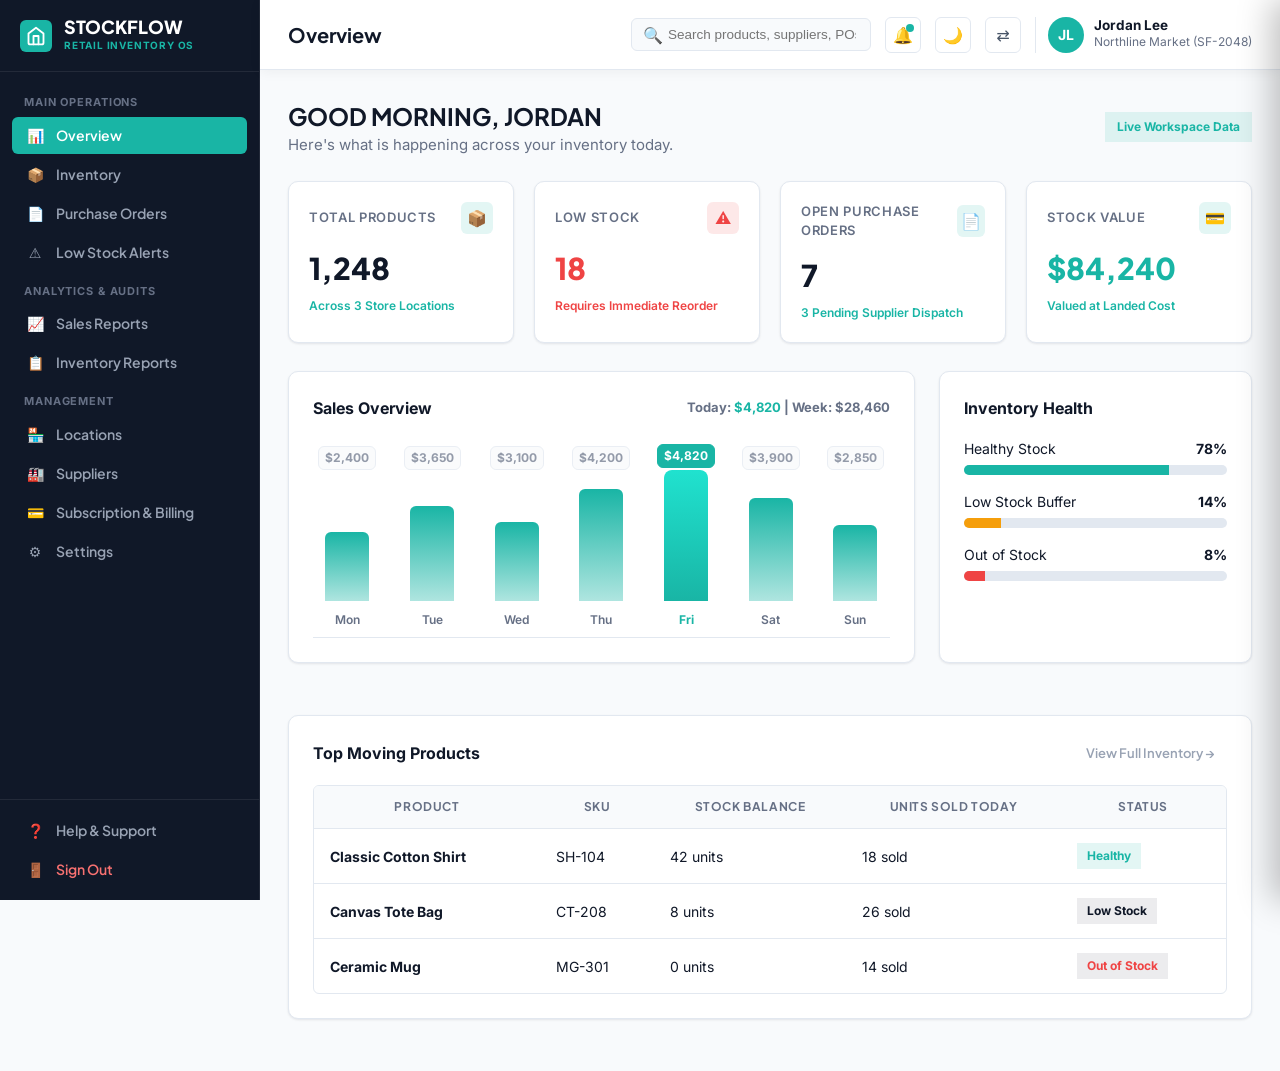
<file: dashboard.html>
<!DOCTYPE html>
<html lang="en" data-theme="light" dir="ltr">
<head>
  <meta charset="UTF-8">
  <meta name="viewport" content="width=device-width, initial-scale=1.0">
  <title>Retailer Dashboard | StockFlow OS</title>
  <meta name="description" content="StockFlow Retailer Dashboard — manage inventory, purchase orders, sales reports, suppliers, and multi-location store stock from one simple workspace.">
  <link rel="icon" type="image/svg+xml" href="assets/images/favicon.svg">
  <link rel="stylesheet" href="assets/css/dashboard.css">
</head>
<body>

  <div class="dashboard-app">

    <!-- ==========================================================================
         SIDEBAR NAVIGATION
         ========================================================================== -->
    <aside class="sidebar" id="dashSidebar">
      <div class="sidebar-header">
        <a href="index.html" class="sidebar-brand-link" style="display: flex; align-items: center; gap: 12px; text-decoration: none; color: inherit;" title="Back to StockFlow Home">
          <div class="sidebar-logo-icon">
            <svg width="20" height="20" viewBox="0 0 24 24" fill="none" stroke="currentColor" stroke-width="2.2" stroke-linecap="round" stroke-linejoin="round">
              <path d="M3 9l9-7 9 7v11a2 2 0 0 1-2 2H5a2 2 0 0 1-2-2z"/>
              <polyline points="9 22 9 12 15 12 15 22"/>
            </svg>
          </div>
          <div>
            <div class="sidebar-logo-text">STOCKFLOW</div>
            <div class="sidebar-logo-sub">RETAIL INVENTORY OS</div>
          </div>
        </a>
      </div>

      <nav class="sidebar-nav">
        <div class="sidebar-menu-category">Main Operations</div>
        <button class="nav-item-btn js-dash-nav active" data-target="overview">
          <span class="nav-icon">📊</span> Overview
        </button>
        <button class="nav-item-btn js-dash-nav" data-target="inventory">
          <span class="nav-icon">📦</span> Inventory
        </button>
        <button class="nav-item-btn js-dash-nav" data-target="purchase-orders">
          <span class="nav-icon">📄</span> Purchase Orders
        </button>
        <button class="nav-item-btn js-dash-nav" data-target="alerts">
          <span class="nav-icon">⚠️</span> Low Stock Alerts
        </button>

        <div class="sidebar-menu-category">Analytics & Audits</div>
        <button class="nav-item-btn js-dash-nav" data-target="sales-reports">
          <span class="nav-icon">📈</span> Sales Reports
        </button>
        <button class="nav-item-btn js-dash-nav" data-target="inventory-reports">
          <span class="nav-icon">📋</span> Inventory Reports
        </button>

        <div class="sidebar-menu-category">Management</div>
        <button class="nav-item-btn js-dash-nav" data-target="locations">
          <span class="nav-icon">🏪</span> Locations
        </button>
        <button class="nav-item-btn js-dash-nav" data-target="suppliers">
          <span class="nav-icon">🏭</span> Suppliers
        </button>
        <button class="nav-item-btn js-dash-nav" data-target="billing">
          <span class="nav-icon">💳</span> Subscription & Billing
        </button>
        <button class="nav-item-btn js-dash-nav" data-target="settings">
          <span class="nav-icon">⚙️</span> Settings
        </button>
      </nav>

      <div class="sidebar-footer">
        <button class="nav-item-btn js-dash-nav" data-target="help">
          <span class="nav-icon">❓</span> Help & Support
        </button>
        <a href="index.html" class="nav-item-btn" style="color: #F87171;">
          <span class="nav-icon">🚪</span> Sign Out
        </a>
      </div>
    </aside>
    <div class="sidebar-overlay" id="sidebarOverlay"></div>

    <!-- ==========================================================================
         MAIN WRAPPER & TOPBAR
         ========================================================================== -->
    <div class="main-wrapper">
      <header class="topbar">
        <div class="topbar-left">
          <button class="topbar-icon-btn mobile-hamburger-btn" id="sidebarToggleBtn" aria-label="Toggle Navigation">
            <svg width="20" height="20" fill="none" stroke="currentColor" stroke-width="2"><line x1="3" y1="6" x2="21" y2="6"/><line x1="3" y1="12" x2="21" y2="12"/><line x1="3" y1="18" x2="21" y2="18"/></svg>
          </button>
          <h1 class="topbar-title" id="dashPageTitle">Overview</h1>
        </div>

        <div class="topbar-right">
          <!-- Live Search Input -->
          <div class="topbar-search-wrapper">
            <span class="topbar-search-icon">🔍</span>
            <input type="text" class="topbar-search-input" id="topbarSearchInput" placeholder="Search products, suppliers, POs...">
            <div class="search-results-dropdown" id="searchResultsDropdown"></div>
          </div>

          <!-- Notification Bell -->
          <button class="topbar-icon-btn" id="notifBtn" aria-label="Notifications">
            🔔
            <span class="notification-badge"></span>
          </button>

          <!-- Theme & RTL Controls -->
          <button class="topbar-icon-btn js-theme-toggle" id="dashThemeBtn" title="Toggle Light/Dark Theme">🌙</button>
          <button class="topbar-icon-btn js-rtl-toggle" id="dashRTLBtn" title="Toggle LTR/RTL Layout">⇄</button>

          <!-- Retailer User Avatar -->
          <div class="user-profile-menu">
            <div class="user-avatar">JL</div>
            <div class="user-info">
              <span class="user-name">Jordan Lee</span>
              <span class="user-store">Northline Market (SF-2048)</span>
            </div>
          </div>
        </div>
      </header>

      <!-- ==========================================================================
           DYNAMIC VIEW CONTAINER (SINGLE HTML FILE SPA)
           ========================================================================== -->
      <main class="content-viewport">

        <!-- VIEW 01: OVERVIEW -->
        <section class="view-panel active" id="view-overview">
          <div class="dash-header-row">
            <div>
              <h2 style="font-size: 1.5rem;">GOOD MORNING, JORDAN</h2>
              <p class="dash-subtitle">Here's what is happening across your inventory today.</p>
            </div>
            <span class="badge badge-teal" style="padding: 6px 12px;">Live Workspace Data</span>
          </div>

          <div class="kpi-grid">
            <div class="kpi-card">
              <div class="kpi-card-header">
                <span class="kpi-title">TOTAL PRODUCTS</span>
                <div class="kpi-icon-box">📦</div>
              </div>
              <div class="kpi-value">1,248</div>
              <div class="kpi-meta">Across 3 Store Locations</div>
            </div>

            <div class="kpi-card">
              <div class="kpi-card-header">
                <span class="kpi-title">LOW STOCK</span>
                <div class="kpi-icon-box" style="background: rgba(239, 68, 68, 0.12); color: #EF4444;">⚠️</div>
              </div>
              <div class="kpi-value" style="color: #EF4444;">18</div>
              <div class="kpi-meta" style="color: #EF4444;">Requires Immediate Reorder</div>
            </div>

            <div class="kpi-card">
              <div class="kpi-card-header">
                <span class="kpi-title">OPEN PURCHASE ORDERS</span>
                <div class="kpi-icon-box">📄</div>
              </div>
              <div class="kpi-value">7</div>
              <div class="kpi-meta">3 Pending Supplier Dispatch</div>
            </div>

            <div class="kpi-card">
              <div class="kpi-card-header">
                <span class="kpi-title">STOCK VALUE</span>
                <div class="kpi-icon-box">💳</div>
              </div>
              <div class="kpi-value" style="color: var(--dash-teal);">$84,240</div>
              <div class="kpi-meta">Valued at Landed Cost</div>
            </div>
          </div>

          <div class="dash-two-col">
            <div class="dash-card">
              <div class="dash-card-title">
                <span>Sales Overview</span>
                <div style="font-size: 0.8125rem; color: var(--dash-text-muted);">Today: <strong style="color: var(--dash-teal);">$4,820</strong> | Week: <strong>$28,460</strong></div>
              </div>
              <div class="css-bar-chart">
                <div class="chart-bar-group" data-val="$2,400">
                  <div class="chart-bar-wrapper">
                    <div class="chart-bar" style="height: 52%;"></div>
                  </div>
                  <span class="chart-bar-label">Mon</span>
                </div>
                <div class="chart-bar-group" data-val="$3,650">
                  <div class="chart-bar-wrapper">
                    <div class="chart-bar" style="height: 72%;"></div>
                  </div>
                  <span class="chart-bar-label">Tue</span>
                </div>
                <div class="chart-bar-group" data-val="$3,100">
                  <div class="chart-bar-wrapper">
                    <div class="chart-bar" style="height: 60%;"></div>
                  </div>
                  <span class="chart-bar-label">Wed</span>
                </div>
                <div class="chart-bar-group" data-val="$4,200">
                  <div class="chart-bar-wrapper">
                    <div class="chart-bar" style="height: 85%;"></div>
                  </div>
                  <span class="chart-bar-label">Thu</span>
                </div>
                <div class="chart-bar-group active" data-val="$4,820">
                  <div class="chart-bar-wrapper">
                    <div class="chart-bar" style="height: 100%;"></div>
                  </div>
                  <span class="chart-bar-label">Fri</span>
                </div>
                <div class="chart-bar-group" data-val="$3,900">
                  <div class="chart-bar-wrapper">
                    <div class="chart-bar" style="height: 78%;"></div>
                  </div>
                  <span class="chart-bar-label">Sat</span>
                </div>
                <div class="chart-bar-group" data-val="$2,850">
                  <div class="chart-bar-wrapper">
                    <div class="chart-bar" style="height: 58%;"></div>
                  </div>
                  <span class="chart-bar-label">Sun</span>
                </div>
              </div>
            </div>

            <div class="dash-card">
              <div class="dash-card-title">Inventory Health</div>
              <div style="margin-block: 16px;">
                <div style="display: flex; justify-content: space-between; font-size: 0.875rem; margin-bottom: 6px;">
                  <span>Healthy Stock</span><strong>78%</strong>
                </div>
                <div style="height: 10px; background: var(--dash-border); border-radius: 5px; overflow: hidden; margin-bottom: 16px;">
                  <div style="height: 100%; width: 78%; background: var(--dash-teal);"></div>
                </div>

                <div style="display: flex; justify-content: space-between; font-size: 0.875rem; margin-bottom: 6px;">
                  <span>Low Stock Buffer</span><strong>14%</strong>
                </div>
                <div style="height: 10px; background: var(--dash-border); border-radius: 5px; overflow: hidden; margin-bottom: 16px;">
                  <div style="height: 100%; width: 14%; background: #F59E0B;"></div>
                </div>

                <div style="display: flex; justify-content: space-between; font-size: 0.875rem; margin-bottom: 6px;">
                  <span>Out of Stock</span><strong>8%</strong>
                </div>
                <div style="height: 10px; background: var(--dash-border); border-radius: 5px; overflow: hidden;">
                  <div style="height: 100%; width: 8%; background: #EF4444;"></div>
                </div>
              </div>
            </div>
          </div>

          <div class="dash-card">
            <div class="dash-card-title">
              <span>Top Moving Products</span>
              <button class="nav-item-btn js-dash-nav" data-target="inventory" style="width: auto; padding: 4px 12px; font-size: 0.8125rem;">View Full Inventory →</button>
            </div>
            <div class="table-responsive">
              <table class="dash-table">
                <thead>
                  <tr>
                    <th>Product</th>
                    <th>SKU</th>
                    <th>Stock Balance</th>
                    <th>Units Sold Today</th>
                    <th>Status</th>
                  </tr>
                </thead>
                <tbody>
                  <tr>
                    <td><strong>Classic Cotton Shirt</strong></td>
                    <td>SH-104</td>
                    <td>42 units</td>
                    <td>18 sold</td>
                    <td><span class="badge badge-teal">Healthy</span></td>
                  </tr>
                  <tr>
                    <td><strong>Canvas Tote Bag</strong></td>
                    <td>CT-208</td>
                    <td>8 units</td>
                    <td>26 sold</td>
                    <td><span class="badge badge-dark">Low Stock</span></td>
                  </tr>
                  <tr>
                    <td><strong>Ceramic Mug</strong></td>
                    <td>MG-301</td>
                    <td>0 units</td>
                    <td>14 sold</td>
                    <td><span class="badge badge-dark" style="color: #EF4444;">Out of Stock</span></td>
                  </tr>
                </tbody>
              </table>
            </div>
          </div>
        </section>

        <!-- VIEW 02: INVENTORY -->
        <section class="view-panel" id="view-inventory">
          <div class="dash-header-row">
            <div>
              <h2 style="font-size: 1.5rem;">INVENTORY MANAGEMENT</h2>
              <p class="dash-subtitle">View stock counts, safety limits, and trigger stock adjustments.</p>
            </div>
          </div>

          <div class="dash-card">
            <div class="table-responsive">
              <table class="dash-table">
                <thead>
                  <tr>
                    <th>Product</th>
                    <th>SKU</th>
                    <th>Category</th>
                    <th>Location</th>
                    <th>Stock</th>
                    <th>Reorder Level</th>
                    <th>Status</th>
                    <th>Action</th>
                  </tr>
                </thead>
                <tbody>
                  <tr>
                    <td>Classic Cotton Shirt</td>
                    <td>SH-104</td>
                    <td>Apparel</td>
                    <td>Main Store</td>
                    <td><strong>42</strong></td>
                    <td>15</td>
                    <td><span class="badge badge-teal">Healthy</span></td>
                    <td><button class="btn btn-secondary js-open-adjust-modal" style="padding: 4px 10px; font-size: 0.75rem;">Adjust Stock</button></td>
                  </tr>
                  <tr>
                    <td>Canvas Tote Bag</td>
                    <td>CT-208</td>
                    <td>Accessories</td>
                    <td>Downtown Branch</td>
                    <td><strong>8</strong></td>
                    <td>10</td>
                    <td><span class="badge badge-dark">Low Stock</span></td>
                    <td><button class="btn btn-secondary js-open-adjust-modal" style="padding: 4px 10px; font-size: 0.75rem;">Adjust Stock</button></td>
                  </tr>
                  <tr>
                    <td>Ceramic Mug</td>
                    <td>MG-301</td>
                    <td>Homeware</td>
                    <td>Warehouse</td>
                    <td><strong>0</strong></td>
                    <td>20</td>
                    <td><span class="badge badge-dark" style="color:#EF4444;">Out of Stock</span></td>
                    <td><button class="btn btn-secondary js-open-adjust-modal" style="padding: 4px 10px; font-size: 0.75rem;">Adjust Stock</button></td>
                  </tr>
                </tbody>
              </table>
            </div>
          </div>
        </section>

        <!-- VIEW 03: PURCHASE ORDERS -->
        <section class="view-panel" id="view-purchase-orders">
          <div class="dash-header-row">
            <div>
              <h2 style="font-size: 1.5rem;">PURCHASE ORDERS</h2>
              <p class="dash-subtitle">Vendor orders, draft requests, and incoming dock receipts.</p>
            </div>
            <button class="btn btn-primary js-create-po-btn" style="padding: 10px 18px;">+ CREATE PURCHASE ORDER</button>
          </div>

          <div style="display: flex; gap: 8px; margin-bottom: 20px;">
            <button class="btn btn-secondary js-po-filter active" data-status="all">All Orders</button>
            <button class="btn btn-secondary js-po-filter" data-status="pending">Pending</button>
            <button class="btn btn-secondary js-po-filter" data-status="received">Received</button>
          </div>

          <div class="dash-card">
            <div class="table-responsive">
              <table class="dash-table">
                <thead>
                  <tr>
                    <th>PO Number</th>
                    <th>Supplier</th>
                    <th>Items Count</th>
                    <th>Total Value</th>
                    <th>Order Date</th>
                    <th>Status</th>
                  </tr>
                </thead>
                <tbody>
                  <tr class="js-po-row" data-status="pending">
                    <td><strong>PO-2048</strong></td>
                    <td>Northline Supplies</td>
                    <td>12 items</td>
                    <td>$2,480</td>
                    <td>Sep 18, 2026</td>
                    <td><span class="badge badge-dark">Pending</span></td>
                  </tr>
                  <tr class="js-po-row" data-status="received">
                    <td><strong>PO-2047</strong></td>
                    <td>Urban Wholesale</td>
                    <td>45 items</td>
                    <td>$1,820</td>
                    <td>Sep 14, 2026</td>
                    <td><span class="badge badge-teal">Received</span></td>
                  </tr>
                  <tr class="js-po-row" data-status="pending">
                    <td><strong>PO-2046</strong></td>
                    <td>Daily Goods</td>
                    <td>8 items</td>
                    <td>$920</td>
                    <td>Sep 10, 2026</td>
                    <td><span class="badge badge-dark">Processing</span></td>
                  </tr>
                </tbody>
              </table>
            </div>
          </div>
        </section>

        <!-- VIEW 04: LOW STOCK ALERTS -->
        <section class="view-panel" id="view-alerts">
          <div class="dash-header-row">
            <div>
              <h2 style="font-size: 1.5rem;">LOW STOCK ALERTS</h2>
              <p class="dash-subtitle">Proactive notifications for items below safety reorder threshold.</p>
            </div>
          </div>

          <div class="dash-card" style="border-inline-start: 4px solid #EF4444;">
            <h3 style="font-size: 1.125rem; color: #EF4444; margin-bottom: 12px;">CRITICAL OUT OF STOCK (1)</h3>
            <div style="display: flex; justify-content: space-between; align-items: center; padding: 12px; background: var(--dash-bg); border-radius: 8px;">
              <div>
                <strong>Ceramic Mug (MG-301)</strong>
                <span style="font-size: 0.8125rem; color: var(--dash-text-muted); display: block;">Current Stock: 0 | Reorder Level: 20</span>
              </div>
              <button class="btn btn-primary js-create-po-btn" style="padding: 8px 14px; font-size: 0.8125rem;">Create PO Draft →</button>
            </div>
          </div>

          <div class="dash-card" style="border-inline-start: 4px solid #F59E0B;">
            <h3 style="font-size: 1.125rem; color: #F59E0B; margin-bottom: 12px;">LOW STOCK WARNING (1)</h3>
            <div style="display: flex; justify-content: space-between; align-items: center; padding: 12px; background: var(--dash-bg); border-radius: 8px;">
              <div>
                <strong>Canvas Tote Bag (CT-208)</strong>
                <span style="font-size: 0.8125rem; color: var(--dash-text-muted); display: block;">Current Stock: 8 | Reorder Level: 10</span>
              </div>
              <button class="btn btn-primary js-create-po-btn" style="padding: 8px 14px; font-size: 0.8125rem;">Create PO Draft →</button>
            </div>
          </div>
        </section>

        <!-- VIEW 05: SALES REPORTS -->
        <section class="view-panel" id="view-sales-reports">
          <div class="dash-header-row">
            <div>
              <h2 style="font-size: 1.5rem;">SALES REPORTS</h2>
              <p class="dash-subtitle">Analyze retail gross profit, transaction counts, and product velocity.</p>
            </div>
          </div>

          <div class="kpi-grid">
            <div class="kpi-card">
              <span class="kpi-title">TOTAL SALES</span>
              <div class="kpi-value" style="color: var(--dash-teal);">$96,240</div>
              <div class="kpi-meta">Last 30 Days</div>
            </div>
            <div class="kpi-card">
              <span class="kpi-title">TOTAL TRANSACTIONS</span>
              <div class="kpi-value">1,420</div>
              <div class="kpi-meta">Average $67.70 / order</div>
            </div>
            <div class="kpi-card">
              <span class="kpi-title">TOP CATEGORY</span>
              <div class="kpi-value">Apparel</div>
              <div class="kpi-meta">48% of gross revenue</div>
            </div>
            <div class="kpi-card">
              <span class="kpi-title">GROSS MARGIN</span>
              <div class="kpi-value">58.4%</div>
              <div class="kpi-meta">Healthy Profit Velocity</div>
            </div>
          </div>
        </section>

        <!-- VIEW 06: INVENTORY REPORTS -->
        <section class="view-panel" id="view-inventory-reports">
          <div class="dash-header-row">
            <div>
              <h2 style="font-size: 1.5rem;">INVENTORY REPORTS & VALUATION</h2>
              <p class="dash-subtitle">Audit-ready inventory valuation and dead stock analysis.</p>
            </div>
          </div>

          <div class="dash-card">
            <h3 style="font-size: 1.125rem; margin-bottom: 16px;">Stock Valuation Summary</h3>
            <div style="font-size: 2.25rem; font-weight: 800; color: var(--dash-teal);">$84,240</div>
            <p style="font-size: 0.875rem; color: var(--dash-text-muted);">Total landed cost value across 1,248 active retail units.</p>
          </div>
        </section>

        <!-- VIEW 07: LOCATIONS -->
        <section class="view-panel" id="view-locations">
          <div class="dash-header-row">
            <div>
              <h2 style="font-size: 1.5rem;">STORE LOCATIONS & WAREHOUSES</h2>
              <p class="dash-subtitle">Manage store branches, inventory distribution, and central fulfillment hubs.</p>
            </div>
            <button class="btn btn-primary" onclick="alert('Add Location simulation')" style="padding: 10px 18px;">+ ADD NEW LOCATION</button>
          </div>

          <div class="network-grid">
            <!-- Location 01 -->
            <div class="location-card">
              <div class="location-card-header">
                <div class="location-icon-box">🏪</div>
                <div>
                  <span class="badge badge-teal" style="font-size: 0.6875rem;">PRIMARY STORE</span>
                  <h3 class="location-title">MAIN STORE</h3>
                </div>
              </div>
              <p class="location-address">📍 742 Broadway Ave, Downtown • Mgr: Sarah J.</p>
              
              <div class="location-metrics-grid">
                <div class="location-metric">
                  <span class="location-metric-label">Products</span>
                  <span class="location-metric-value">842</span>
                </div>
                <div class="location-metric">
                  <span class="location-metric-label">Stock Value</span>
                  <span class="location-metric-value" style="color: var(--dash-teal);">$42,820</span>
                </div>
              </div>

              <div class="location-card-footer">
                <span class="badge badge-dark" style="color: #EF4444; background: rgba(239, 68, 68, 0.12);">⚠️ 8 Low Stock Items</span>
                <button class="nav-item-btn js-dash-nav" data-target="inventory" style="width: auto; padding: 4px 10px; font-size: 0.8125rem;">Stock →</button>
              </div>
            </div>

            <!-- Location 02 -->
            <div class="location-card">
              <div class="location-card-header">
                <div class="location-icon-box" style="background: rgba(99, 102, 241, 0.12); color: #6366F1;">🏢</div>
                <div>
                  <span class="badge badge-dark" style="font-size: 0.6875rem;">RETAIL BRANCH</span>
                  <h3 class="location-title">DOWNTOWN BRANCH</h3>
                </div>
              </div>
              <p class="location-address">📍 104 West 4th St, Bay District • Mgr: Marcus K.</p>
              
              <div class="location-metrics-grid">
                <div class="location-metric">
                  <span class="location-metric-label">Products</span>
                  <span class="location-metric-value">526</span>
                </div>
                <div class="location-metric">
                  <span class="location-metric-label">Stock Value</span>
                  <span class="location-metric-value" style="color: var(--dash-teal);">$28,640</span>
                </div>
              </div>

              <div class="location-card-footer">
                <span class="badge badge-dark" style="color: #EF4444; background: rgba(239, 68, 68, 0.12);">⚠️ 6 Low Stock Items</span>
                <button class="nav-item-btn js-dash-nav" data-target="inventory" style="width: auto; padding: 4px 10px; font-size: 0.8125rem;">Stock →</button>
              </div>
            </div>

            <!-- Location 03 -->
            <div class="location-card central">
              <div class="location-card-header">
                <div class="location-icon-box" style="background: rgba(16, 185, 129, 0.12); color: #10B981;">🏭</div>
                <div>
                  <span class="badge badge-teal" style="font-size: 0.6875rem;">CENTRAL HUB</span>
                  <h3 class="location-title">MAIN WAREHOUSE</h3>
                </div>
              </div>
              <p class="location-address">📍 88 Logistics Way, Industrial Park • Mgr: David R.</p>
              
              <div class="location-metrics-grid">
                <div class="location-metric">
                  <span class="location-metric-label">Products</span>
                  <span class="location-metric-value">1,240</span>
                </div>
                <div class="location-metric">
                  <span class="location-metric-label">Stock Value</span>
                  <span class="location-metric-value" style="color: var(--dash-teal);">$62,400</span>
                </div>
              </div>

              <div class="location-card-footer">
                <span class="badge badge-teal">✓ 4 Low Stock Items</span>
                <button class="nav-item-btn js-dash-nav" data-target="inventory" style="width: auto; padding: 4px 10px; font-size: 0.8125rem;">Stock →</button>
              </div>
            </div>
          </div>
        </section>

        <!-- VIEW 08: SUPPLIERS -->
        <section class="view-panel" id="view-suppliers">
          <div class="dash-header-row">
            <div>
              <h2 style="font-size: 1.5rem;">SUPPLIERS & VENDORS</h2>
              <p class="dash-subtitle">Directory of active wholesale vendors and ordering terms.</p>
            </div>
          </div>

          <div class="dash-card">
            <div class="table-responsive">
              <table class="dash-table">
                <thead>
                  <tr>
                    <th>Supplier Name</th>
                    <th>Category</th>
                    <th>Open POs</th>
                    <th>Last Order</th>
                    <th>Status</th>
                  </tr>
                </thead>
                <tbody>
                  <tr>
                    <td><strong>Northline Supplies</strong></td>
                    <td>Apparel</td>
                    <td>3 Open</td>
                    <td>Sep 12, 2026</td>
                    <td><span class="badge badge-teal">Active</span></td>
                  </tr>
                  <tr>
                    <td><strong>Urban Wholesale</strong></td>
                    <td>Lifestyle</td>
                    <td>2 Open</td>
                    <td>Sep 10, 2026</td>
                    <td><span class="badge badge-teal">Active</span></td>
                  </tr>
                  <tr>
                    <td><strong>Daily Goods</strong></td>
                    <td>General</td>
                    <td>1 Open</td>
                    <td>Sep 08, 2026</td>
                    <td><span class="badge badge-teal">Active</span></td>
                  </tr>
                </tbody>
              </table>
            </div>
          </div>
        </section>

        <!-- VIEW 09: BILLING -->
        <section class="view-panel" id="view-billing">
          <div class="dash-header-row">
            <div>
              <h2 style="font-size: 1.5rem;">SUBSCRIPTION & BILLING</h2>
              <p class="dash-subtitle">Manage your StockFlow retail workspace plan, payment methods, and invoices.</p>
            </div>
            <button class="btn btn-primary" onclick="alert('Upgrade Plan Modal Simulation')" style="padding: 10px 18px;">⚡ UPGRADE TO ENTERPRISE</button>
          </div>

          <!-- Billing Top Grid (Plan & Payment Method) -->
          <div class="billing-grid-top">
            <!-- Current Plan Card -->
            <div class="dash-card billing-plan-card">
              <div style="display: flex; justify-content: space-between; align-items: flex-start; margin-bottom: 16px;">
                <div>
                  <span class="badge badge-teal" style="font-size: 0.6875rem;">ACTIVE SUBSCRIPTION</span>
                  <h3 style="font-size: 1.5rem; margin-top: 8px; font-weight: 800;">Growth Plan</h3>
                  <p style="font-size: 0.8125rem; color: var(--dash-text-muted);">Billed annually • Next renewal date: <strong>October 01, 2026</strong></p>
                </div>
                <div style="text-align: end;">
                  <span style="font-size: 2rem; font-weight: 800; color: var(--dash-teal); font-family: var(--font-heading);">$49</span>
                  <span style="font-size: 0.8125rem; color: var(--dash-text-muted);">/ mo</span>
                </div>
              </div>

              <!-- Included Features List -->
              <div class="billing-features-list">
                <div class="billing-feature-item">✓ <strong>Up to 5</strong> Store Locations</div>
                <div class="billing-feature-item">✓ <strong>Unlimited</strong> Stock SKUs</div>
                <div class="billing-feature-item">✓ <strong>Automated PO</strong> & Vendor Sync</div>
                <div class="billing-feature-item">✓ <strong>24/7 Priority</strong> Retailer Support</div>
              </div>

              <div style="display: flex; gap: 12px; margin-top: 20px; padding-top: 16px; border-top: 1px solid var(--dash-border);">
                <button class="btn btn-secondary" onclick="alert('Change Plan Simulation')">Change Plan</button>
                <button class="btn btn-secondary" onclick="alert('Cancel Subscription Simulation')" style="color: #EF4444; border-color: rgba(239,68,68,0.3);">Cancel Plan</button>
              </div>
            </div>

            <!-- Payment Method Card -->
            <div class="dash-card">
              <div class="dash-card-title">
                <span>Payment Method</span>
                <button class="nav-item-btn js-dash-nav" style="width: auto; padding: 4px 8px; font-size: 0.75rem;" onclick="alert('Edit Payment Simulation')">Edit</button>
              </div>

              <div class="payment-card-preview">
                <div style="display: flex; justify-content: space-between; align-items: center; margin-bottom: 20px;">
                  <span style="font-size: 1.125rem; font-weight: 800; letter-spacing: 0.1em; color: var(--dash-teal);">VISA</span>
                  <span style="font-size: 0.75rem; background: rgba(255,255,255,0.1); padding: 2px 8px; border-radius: 4px;">DEFAULT</span>
                </div>
                <div style="font-size: 1.125rem; font-weight: 700; letter-spacing: 0.15em; margin-bottom: 16px;">•••• •••• •••• 4821</div>
                <div style="display: flex; justify-content: space-between; font-size: 0.75rem; color: rgba(255, 255, 255, 0.75);">
                  <span>EXPIRES: <strong>08/28</strong></span>
                  <span>JORDAN LEE</span>
                </div>
              </div>

              <button class="btn btn-secondary" style="width: 100%; justify-content: center; margin-top: 16px; font-size: 0.8125rem;" onclick="alert('Add Payment Method Simulation')">+ Add Backup Payment Method</button>
            </div>
          </div>

          <!-- Quotas & Plan Usage Card -->
          <div class="dash-card" style="margin-bottom: 28px;">
            <div class="dash-card-title">Resource & Plan Usage</div>
            <div class="usage-grid">
              <div class="usage-item">
                <div style="display: flex; justify-content: space-between; font-size: 0.84375rem; margin-bottom: 6px;">
                  <span>Store Locations</span><strong>3 / 5 Active</strong>
                </div>
                <div class="usage-bar-bg">
                  <div class="usage-bar-fill" style="width: 60%;"></div>
                </div>
              </div>

              <div class="usage-item">
                <div style="display: flex; justify-content: space-between; font-size: 0.84375rem; margin-bottom: 6px;">
                  <span>Monthly PO & API Syncs</span><strong>1,420 / 5,000</strong>
                </div>
                <div class="usage-bar-bg">
                  <div class="usage-bar-fill" style="width: 28.4%; background: #6366F1;"></div>
                </div>
              </div>

              <div class="usage-item">
                <div style="display: flex; justify-content: space-between; font-size: 0.84375rem; margin-bottom: 6px;">
                  <span>Team Manager Seats</span><strong>4 / 10 Seats</strong>
                </div>
                <div class="usage-bar-bg">
                  <div class="usage-bar-fill" style="width: 40%; background: #10B981;"></div>
                </div>
              </div>
            </div>
          </div>

          <!-- Billing & Invoices Table -->
          <div class="dash-card">
            <div class="dash-card-title">
              <span>Billing History & Invoices</span>
              <button class="btn btn-secondary" onclick="alert('Export all invoices simulation')" style="padding: 4px 12px; font-size: 0.8125rem;">Export CSV</button>
            </div>

            <div class="table-responsive">
              <table class="dash-table">
                <thead>
                  <tr>
                    <th>Invoice ID</th>
                    <th>Billing Date</th>
                    <th>Amount</th>
                    <th>Plan</th>
                    <th>Status</th>
                    <th>Receipt</th>
                  </tr>
                </thead>
                <tbody>
                  <tr>
                    <td><strong>INV-2026-009</strong></td>
                    <td>Sep 01, 2026</td>
                    <td>$49.00 USD</td>
                    <td>Growth Plan (Annual)</td>
                    <td><span class="badge badge-teal">Paid</span></td>
                    <td><button class="btn btn-secondary" style="padding: 4px 10px; font-size: 0.75rem;" onclick="alert('Downloading invoice PDF simulation')">PDF 📄</button></td>
                  </tr>
                  <tr>
                    <td><strong>INV-2026-008</strong></td>
                    <td>Aug 01, 2026</td>
                    <td>$49.00 USD</td>
                    <td>Growth Plan (Annual)</td>
                    <td><span class="badge badge-teal">Paid</span></td>
                    <td><button class="btn btn-secondary" style="padding: 4px 10px; font-size: 0.75rem;" onclick="alert('Downloading invoice PDF simulation')">PDF 📄</button></td>
                  </tr>
                  <tr>
                    <td><strong>INV-2026-007</strong></td>
                    <td>Jul 01, 2026</td>
                    <td>$49.00 USD</td>
                    <td>Growth Plan (Annual)</td>
                    <td><span class="badge badge-teal">Paid</span></td>
                    <td><button class="btn btn-secondary" style="padding: 4px 10px; font-size: 0.75rem;" onclick="alert('Downloading invoice PDF simulation')">PDF 📄</button></td>
                  </tr>
                  <tr>
                    <td><strong>INV-2026-006</strong></td>
                    <td>Jun 01, 2026</td>
                    <td>$49.00 USD</td>
                    <td>Growth Plan (Annual)</td>
                    <td><span class="badge badge-teal">Paid</span></td>
                    <td><button class="btn btn-secondary" style="padding: 4px 10px; font-size: 0.75rem;" onclick="alert('Downloading invoice PDF simulation')">PDF 📄</button></td>
                  </tr>
                </tbody>
              </table>
            </div>
          </div>
        </section>

        <!-- VIEW 10: SETTINGS -->
        <section class="view-panel" id="view-settings">
          <div class="dash-header-row">
            <div>
              <h2 style="font-size: 1.5rem;">STORE SETTINGS</h2>
              <p class="dash-subtitle">Configure store profile, currency, and safety threshold rules.</p>
            </div>
          </div>

          <div class="dash-card" style="max-width: 600px;">
            <div class="form-group">
              <label class="form-label">Store Name</label>
              <input type="text" class="form-input" value="Northline Market">
            </div>
            <div class="form-group">
              <label class="form-label">Work Email</label>
              <input type="email" class="form-input" value="retailer@example.com">
            </div>
            <div class="form-group">
              <label class="form-label">Default Reorder Safety Threshold</label>
              <input type="number" class="form-input" value="10">
            </div>
            <button class="btn btn-primary js-save-settings-btn">SAVE CHANGES</button>
          </div>
        </section>

        <!-- VIEW 11: HELP & SUPPORT -->
        <section class="view-panel" id="view-help">
          <div class="dash-header-row">
            <div>
              <h2 style="font-size: 1.5rem;">HELP & SUPPORT</h2>
              <p class="dash-subtitle">Frequently asked questions and retail help documentation.</p>
            </div>
          </div>

          <div class="accordion-item active">
            <button class="accordion-header">
              <span>How do I add inventory items?</span> <span>▼</span>
            </button>
            <div class="accordion-content">
              Navigate to the Inventory menu, click "Add Product", scan or type the barcode SKU, and enter initial shelf quantities.
            </div>
          </div>

          <div class="accordion-item">
            <button class="accordion-header">
              <span>How do low-stock alerts work?</span> <span>▼</span>
            </button>
            <div class="accordion-content">
              StockFlow automatically compares current balance with minimum safety threshold rules and pushes real-time alerts.
            </div>
          </div>

          <div class="accordion-item">
            <button class="accordion-header">
              <span>How do I create a purchase order?</span> <span>▼</span>
            </button>
            <div class="accordion-content">
              Go to Purchase Orders, select a vendor, add item quantities, and click "Submit Order" to generate a vendor receipt.
            </div>
          </div>
        </section>

      </main>
    </div>
  </div>

  <!-- Slide-out Notification Drawer -->
  <div class="notification-drawer" id="notificationDrawer">
    <div class="notification-header">
      <div style="display: flex; align-items: center; gap: 8px;">
        <h3 style="font-size: 1.125rem; font-weight: 800;">Notifications</h3>
        <span class="badge badge-teal" style="font-size: 0.75rem; padding: 2px 8px;">3 New</span>
      </div>
      <button class="drawer-close-btn" id="closeNotifBtn" aria-label="Close Notifications" title="Close Drawer">&times;</button>
    </div>

    <div class="notification-list">
      <div class="notification-item unread">
        <div class="notif-item-header">
          <span class="badge badge-dark" style="color: #EF4444; background: rgba(239, 68, 68, 0.12); font-size: 0.6875rem;">⚠️ LOW STOCK</span>
          <span class="notif-timestamp">10m ago</span>
        </div>
        <strong class="notif-item-title">8 Products Below Reorder Level</strong>
        <p class="notif-item-desc">Ceramic Mug (0 left) and Canvas Tote Bag (8 left) require immediate reordering.</p>
      </div>

      <div class="notification-item unread">
        <div class="notif-item-header">
          <span class="badge badge-teal" style="font-size: 0.6875rem;">📄 PURCHASE ORDER</span>
          <span class="notif-timestamp">1h ago</span>
        </div>
        <strong class="notif-item-title">PO-2048 Awaiting Approval</strong>
        <p class="notif-item-desc">Purchase order draft for Northline Supplies ($2,480) requires manager sign-off.</p>
      </div>

      <div class="notification-item">
        <div class="notif-item-header">
          <span class="badge badge-dark" style="font-size: 0.6875rem;">🏪 STORE SYNC</span>
          <span class="notif-timestamp">3h ago</span>
        </div>
        <strong class="notif-item-title">Downtown Branch Auto-Synced</strong>
        <p class="notif-item-desc">Stock inventory counts and daily sales reports updated cleanly.</p>
      </div>
    </div>

    <div class="notification-drawer-footer">
      <button class="btn btn-secondary" id="markReadBtn" style="width: 100%; justify-content: center;">Mark All As Read</button>
    </div>
  </div>

  <!-- Stock Adjustment Modal -->
  <div class="modal-overlay" id="adjustStockModal">
    <div class="modal-box">
      <h3 style="font-size: 1.25rem; margin-bottom: 8px;">Adjust Stock Quantity</h3>
      <p style="font-size: 0.875rem; color: var(--dash-text-muted); margin-bottom: 20px;" id="modalItemTitle">Selected Product</p>
      <form id="adjustStockForm">
        <div class="form-group">
          <label class="form-label">New Stock Quantity</label>
          <input type="number" class="form-input" value="50" required>
        </div>
        <div class="form-group">
          <label class="form-label">Adjustment Reason</label>
          <select class="form-input">
            <option>Stock Received from Supplier</option>
            <option>Manual Count Adjustment</option>
            <option>Damaged / Expired Item</option>
          </select>
        </div>
        <div style="display: flex; gap: 12px; justify-content: flex-end; margin-top: 24px;">
          <button type="button" class="btn btn-secondary" id="closeStockModalBtn">Cancel</button>
          <button type="submit" class="btn btn-primary">Update Quantity</button>
        </div>
      </form>
    </div>
  </div>

  <!-- Success Toast -->
  <div class="toast-notification" id="toastNotification">
    <span style="color: var(--dash-teal); font-weight: 800;">✓</span>
    <span id="toastText">Action completed successfully.</span>
  </div>

  <script src="assets/js/dashboard.js"></script>
</body>
</html>
</file>
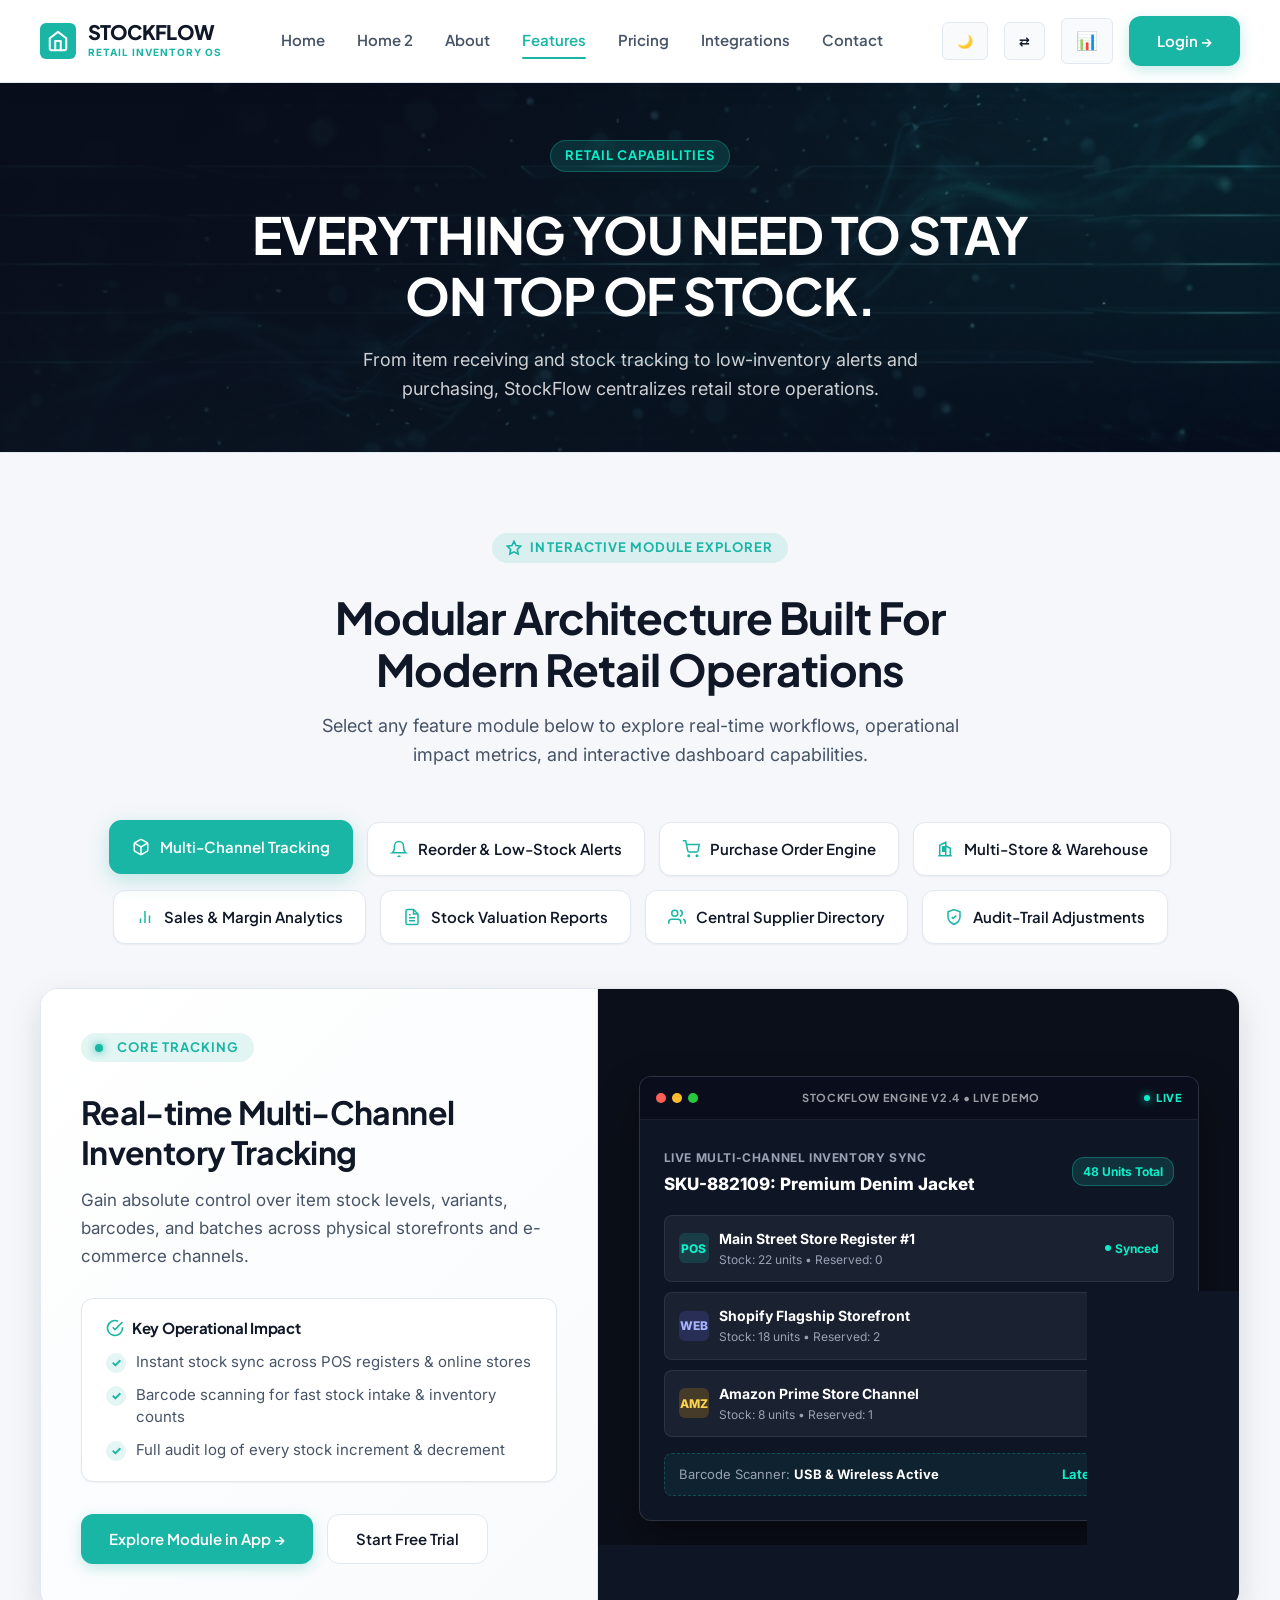
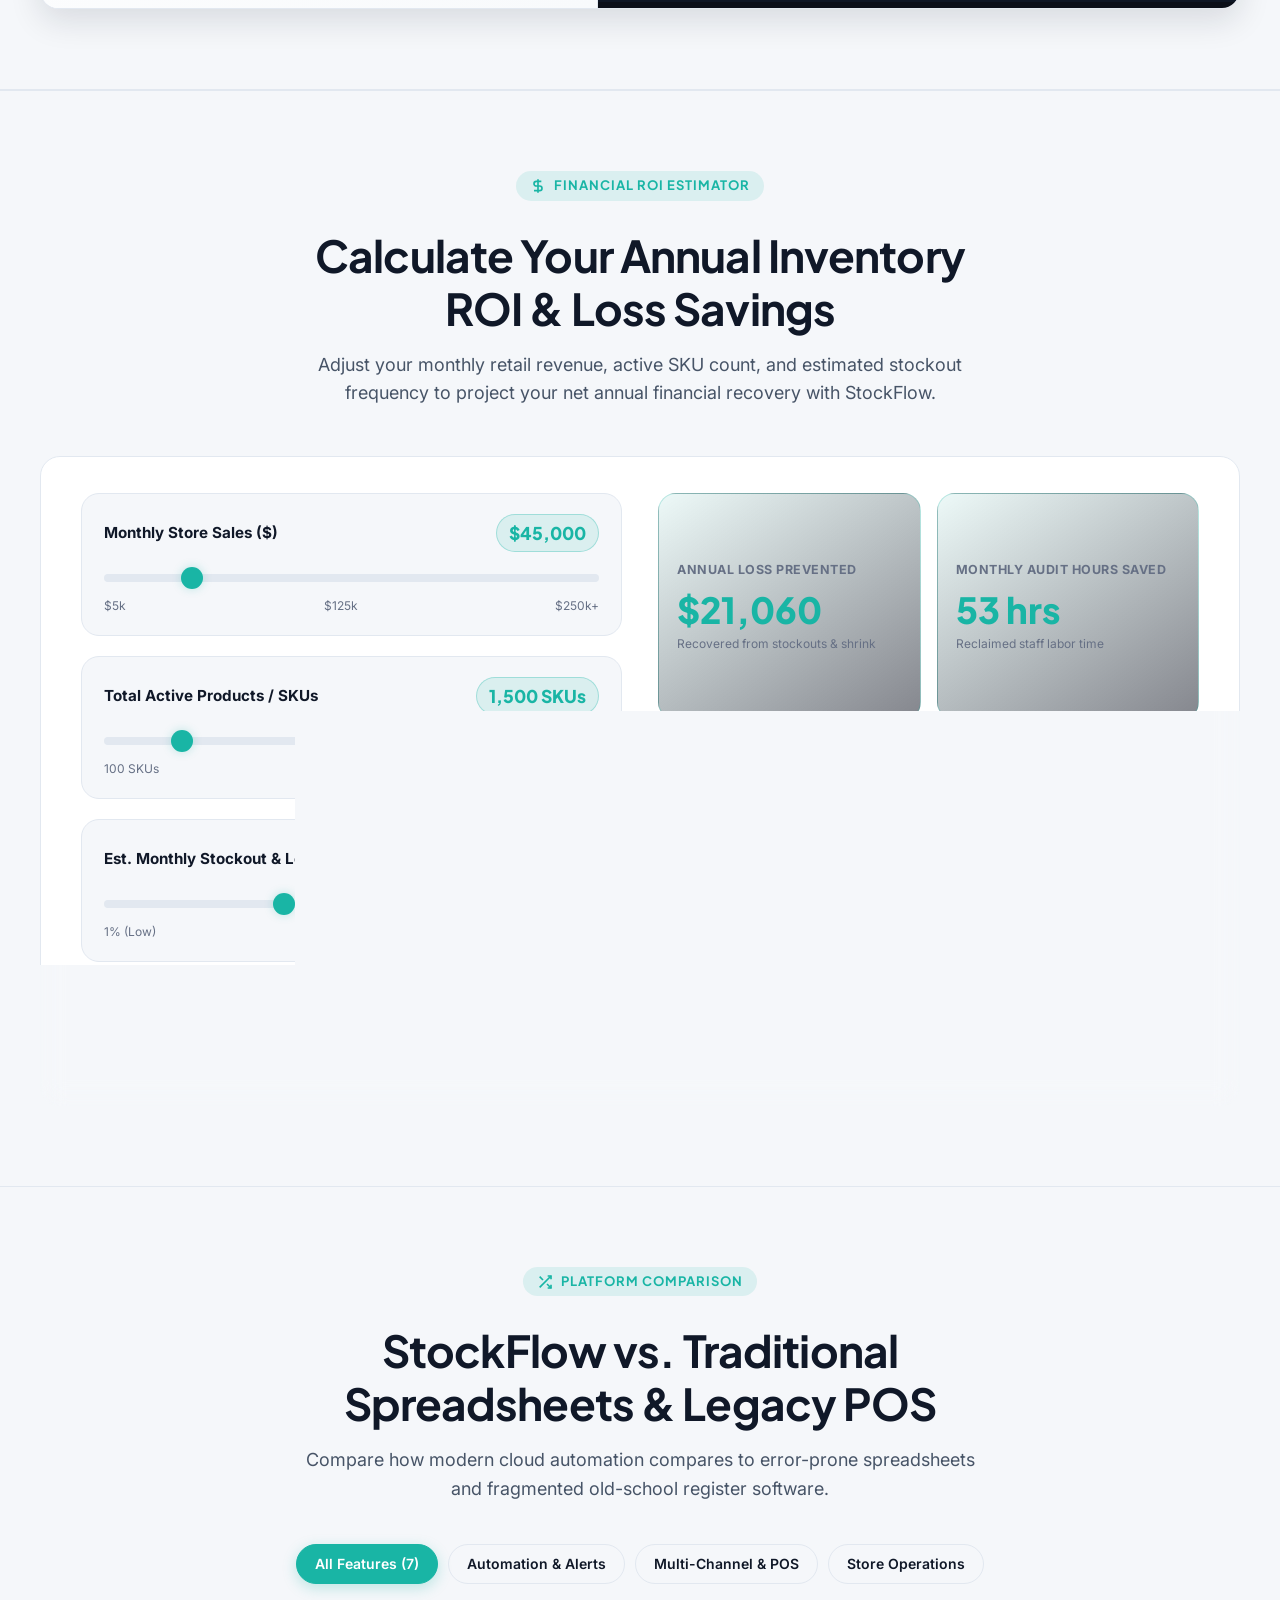
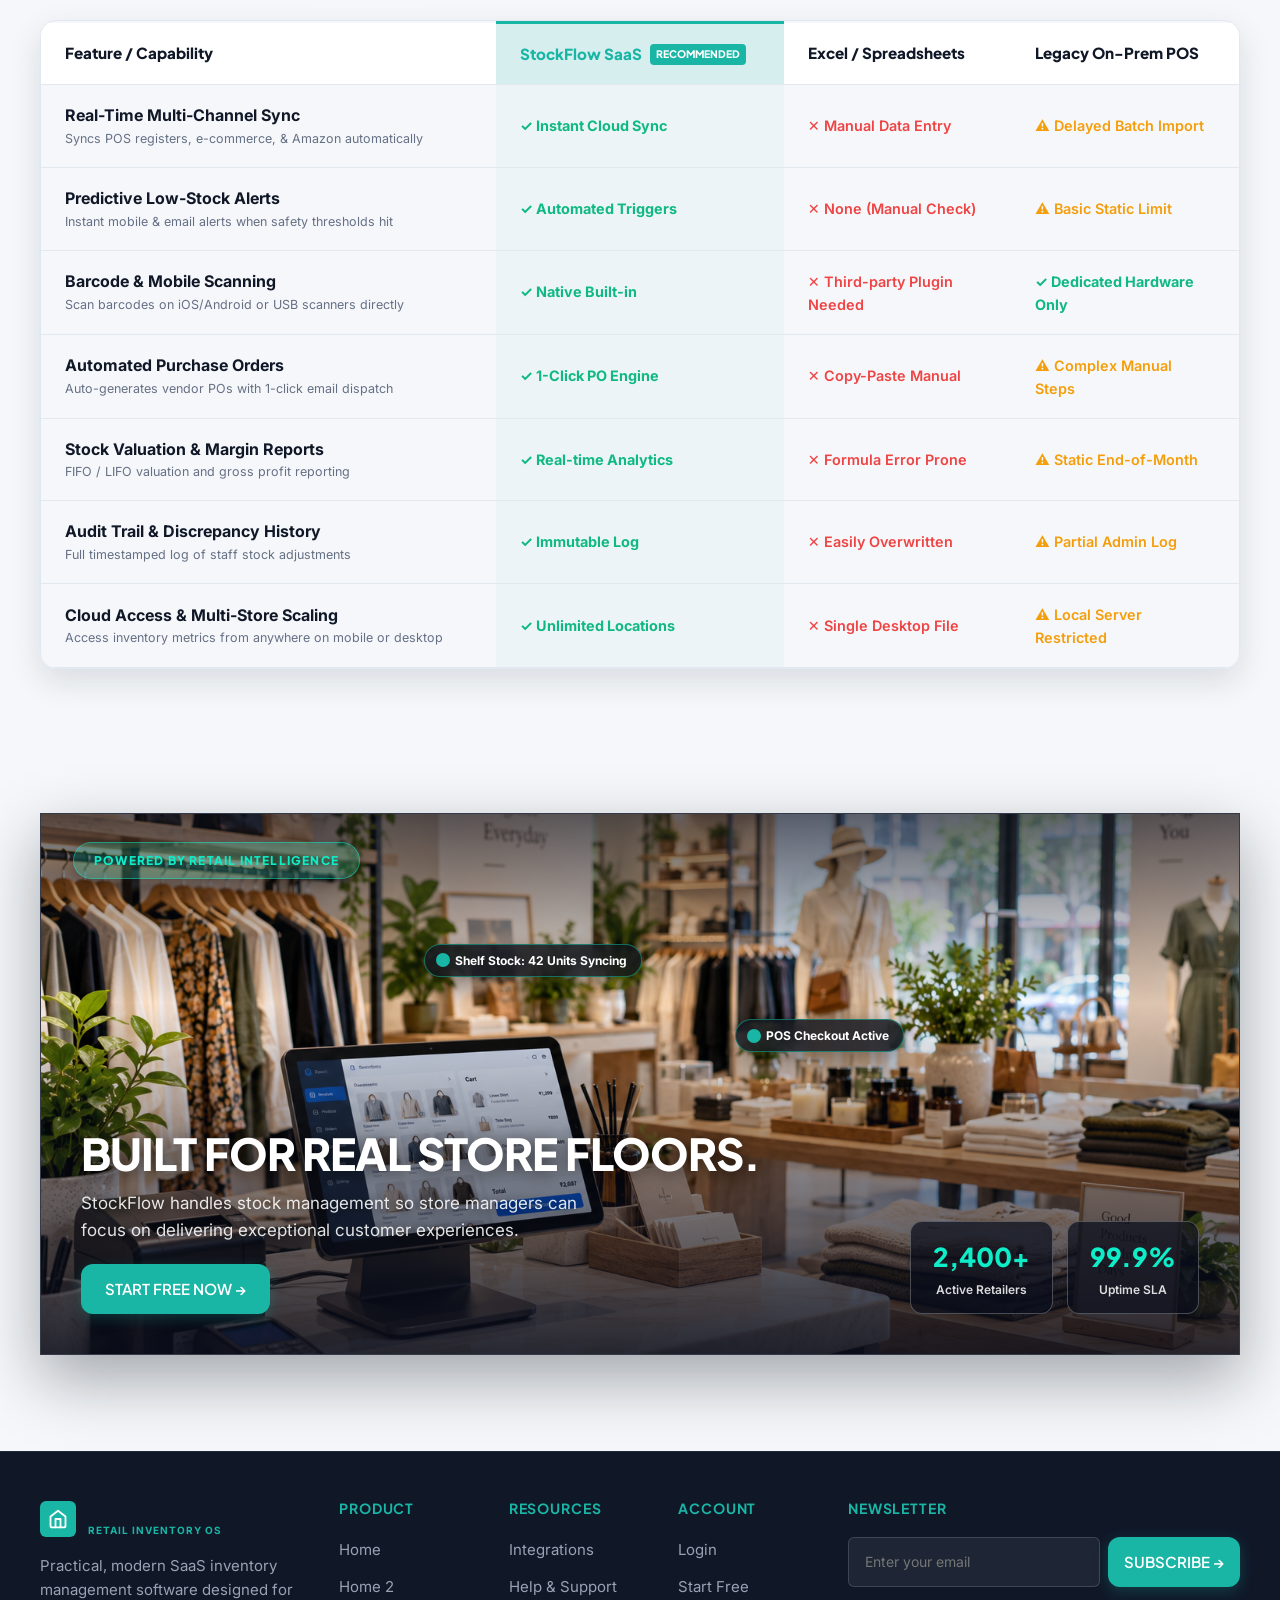
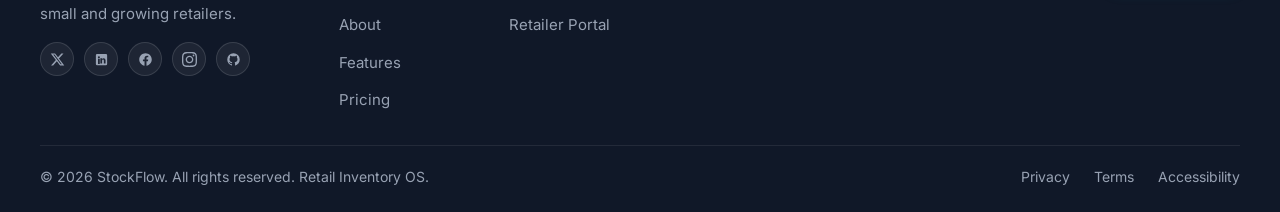
<file: features.html>
<!DOCTYPE html>
<html lang="en" data-theme="light" dir="ltr">
<head>
  <meta charset="UTF-8">
  <meta name="viewport" content="width=device-width, initial-scale=1.0">
  <title>Inventory Management Features | StockFlow</title>
  <meta name="description" content="Explore StockFlow inventory software capabilities: low stock alerts, multi-location stock tracking, automated purchase orders, and retail reporting.">
  <link rel="icon" type="image/svg+xml" href="assets/images/favicon.svg">
  <script>
    (function() {
      function safeGet(key, def) {
        try { return localStorage.getItem(key) || def; } catch(e) { return def; }
      }
      function safeSet(key, val) {
        try { localStorage.setItem(key, val); } catch(e) {}
      }
      window.applyTheme = function(theme) {
        document.documentElement.setAttribute('data-theme', theme);
        safeSet('stockflow_theme', theme);
        var btns = document.querySelectorAll('.js-theme-toggle');
        for(var i=0; i<btns.length; i++) {
          btns[i].innerHTML = theme === 'dark' ? '☀️' : '🌙';
        }
      };
      window.toggleTheme = function() {
        var curr = document.documentElement.getAttribute('data-theme') || 'light';
        window.applyTheme(curr === 'dark' ? 'light' : 'dark');
      };
      window.applyRTL = function(dir) {
        document.documentElement.setAttribute('dir', dir);
        safeSet('stockflow_rtl', dir);
        var btns = document.querySelectorAll('.js-rtl-toggle');
        for(var i=0; i<btns.length; i++) {
          btns[i].innerHTML = '⇄';
        }
      };
      window.toggleRTL = function() {
        var curr = document.documentElement.getAttribute('dir') || 'ltr';
        window.applyRTL(curr === 'rtl' ? 'ltr' : 'rtl');
      };
      window.openMobileMenu = function() {
        var mobileMenu = document.getElementById('mobileMenu');
        if (mobileMenu) {
          mobileMenu.classList.add('active');
          document.body.style.overflow = 'hidden';
        }
      };
      window.closeMobileMenu = function() {
        var mobileMenu = document.getElementById('mobileMenu');
        if (mobileMenu) {
          mobileMenu.classList.remove('active');
          document.body.style.overflow = '';
        }
      };
      window.toggleMobileMenu = function() {
        var mobileMenu = document.getElementById('mobileMenu');
        if (mobileMenu) {
          if (mobileMenu.classList.contains('active')) {
            window.closeMobileMenu();
          } else {
            window.openMobileMenu();
          }
        }
      };
      var initTheme = safeGet('stockflow_theme', 'light');
      var initRTL = safeGet('stockflow_rtl', 'ltr');
      document.documentElement.setAttribute('data-theme', initTheme);
      document.documentElement.setAttribute('dir', initRTL);
    })();
  </script>
  <link rel="stylesheet" href="assets/css/style.css">
</head>
<body>

  <!-- NAVBAR -->
  <header class="navbar">
    <div class="container nav-container">
      <a href="index.html" class="brand-logo" id="navLogo">
        <div class="brand-icon">
          <svg width="22" height="22" viewBox="0 0 24 24" fill="none" stroke="currentColor" stroke-width="2.2" stroke-linecap="round" stroke-linejoin="round">
            <path d="M3 9l9-7 9 7v11a2 2 0 0 1-2 2H5a2 2 0 0 1-2-2z"/>
            <polyline points="9 22 9 12 15 12 15 22"/>
          </svg>
        </div>
        <div class="brand-text">
          <span class="brand-name">STOCKFLOW</span>
          <span class="brand-desc">RETAIL INVENTORY OS</span>
        </div>
      </a>

      <nav>
        <ul class="nav-links">
          <li><a href="index.html" class="nav-link">Home</a></li>
          <li><a href="home-2.html" class="nav-link">Home 2</a></li>
          <li><a href="about.html" class="nav-link">About</a></li>
          <li><a href="features.html" class="nav-link active">Features</a></li>
          <li><a href="pricing.html" class="nav-link">Pricing</a></li>
          <li><a href="integrations.html" class="nav-link">Integrations</a></li>
          <li><a href="contact.html" class="nav-link">Contact</a></li>
        </ul>
      </nav>

      <div class="nav-actions">
        <button class="control-btn js-theme-toggle" id="desktopThemeBtn" title="Toggle Theme" onclick="toggleTheme()">🌙</button>
        <button class="control-btn js-rtl-toggle" id="desktopRTLBtn" title="Toggle RTL" onclick="toggleRTL()">⇄</button>
        <a href="dashboard.html" class="control-btn" title="Dashboard" style="font-size:1.1rem;">📊</a>
        <a href="login.html" class="btn btn-primary">Login →</a>
      </div>

      <button class="hamburger-btn" id="hamburgerBtn" aria-label="Toggle Navigation" onclick="openMobileMenu()">
        <svg width="24" height="24" fill="none" stroke="currentColor" stroke-width="2"><line x1="3" y1="6" x2="21" y2="6"/><line x1="3" y1="12" x2="21" y2="12"/><line x1="3" y1="18" x2="21" y2="18"/></svg>
      </button>
    </div>
  </header>

  <!-- Mobile Drawer -->
  <div class="mobile-menu" id="mobileMenu">
    <div class="mobile-overlay" onclick="closeMobileMenu()"></div>
    <div class="mobile-drawer">
      <div>
        <div class="mobile-drawer-header">
          <div class="brand-logo">
            <div class="brand-icon">
              <svg width="20" height="20" viewBox="0 0 24 24" fill="none" stroke="currentColor" stroke-width="2.2" stroke-linecap="round" stroke-linejoin="round">
                <path d="M3 9l9-7 9 7v11a2 2 0 0 1-2 2H5a2 2 0 0 1-2-2z"/>
                <polyline points="9 22 9 12 15 12 15 22"/>
              </svg>
            </div>
            <div class="brand-text">
              <span class="brand-name">STOCKFLOW</span>
              <span class="brand-desc">RETAIL INVENTORY OS</span>
            </div>
          </div>
          <button type="button" class="mobile-close-btn" id="closeMenuBtn" onclick="closeMobileMenu()">&times;</button>
        </div>
        <ul class="mobile-nav-links">
          <li><a href="index.html" class="mobile-nav-link">Home</a></li>
          <li><a href="home-2.html" class="mobile-nav-link">Home 2</a></li>
          <li><a href="about.html" class="mobile-nav-link">About</a></li>
          <li><a href="features.html" class="mobile-nav-link active">Features</a></li>
          <li><a href="pricing.html" class="mobile-nav-link">Pricing</a></li>
          <li><a href="integrations.html" class="mobile-nav-link">Integrations</a></li>
          <li><a href="contact.html" class="mobile-nav-link">Contact</a></li>
        </ul>
      </div>
      <div>
        <div class="mobile-controls">
          <div class="mobile-controls-row">
            <button class="control-btn js-theme-toggle" style="flex:1;" title="Toggle Theme" onclick="toggleTheme()">🌙</button>
            <button class="control-btn js-rtl-toggle" style="flex:1;" title="Toggle RTL" onclick="toggleRTL()">⇄</button>
            <a href="dashboard.html" class="control-btn" style="flex:1; text-align:center; font-size:1.1rem;" title="Dashboard">📊</a>
          </div>
          <a href="login.html" class="btn btn-primary" style="width: 100%;">Login →</a>
        </div>
      </div>
    </div>
  </div>

  <!-- ==========================================================================
       SECTION 01 — COMPACT INNER HERO WITH BG IMAGE
       ========================================================================== -->
  <section class="section" style="
    background-image: url('assets/img/hero-bg.jpg');
    background-size: cover;
    background-position: center;
    background-repeat: no-repeat;
    position: relative;
    padding-block: 64px 48px;
    overflow: hidden;
  ">
    <div style="
      position: absolute; inset: 0; z-index: 0;
      background:
        linear-gradient(105deg, rgba(10,14,28,0.92) 0%, rgba(10,14,28,0.75) 60%, rgba(10,14,28,0.45) 100%),
        radial-gradient(ellipse 70% 90% at 75% 50%, rgba(25,181,165,0.15) 0%, transparent 70%);
    "></div>

    <div class="container text-center" style="position: relative; z-index: 1; display: flex; flex-direction: column; align-items: center; text-align: center;">
      <span class="eyebrow" style="background: rgba(25,181,165,0.18); border: 1px solid rgba(25,181,165,0.35); color: #0EEDC8; margin-inline: auto;">RETAIL CAPABILITIES</span>
      <h1 class="section-title" style="color: #FFFFFF; font-size: clamp(2.25rem, 4vw, 3.25rem); max-width: 800px; margin-inline: auto; margin-block: 16px 20px; text-align: center;">
        EVERYTHING YOU NEED TO STAY ON TOP OF STOCK.
      </h1>
      <p class="section-desc" style="color: rgba(255,255,255,0.80); max-width: 640px; margin-inline: auto; text-align: center;">
        From item receiving and stock tracking to low-inventory alerts and purchasing, StockFlow centralizes retail store operations.
      </p>
    </div>
  </section>

  <!-- ==========================================================================
       SECTION 02 — FEATURE EXPLORER INTERACTIVE TABS & LIVE MOCKUP SHOWCASE
       ========================================================================== -->
  <section class="section feature-explorer-section" style="background: var(--bg-main); border-block: 1px solid var(--border-color); padding-block: 80px;">
    <div class="container">
      
      <!-- Section Header -->
      <div class="section-header text-center" style="margin-bottom: 48px;">
        <span class="eyebrow" style="background: var(--teal-light); color: var(--brand-teal); margin-inline: auto;">
          <svg width="16" height="16" viewBox="0 0 24 24" fill="none" stroke="currentColor" stroke-width="2.5"><polygon points="12 2 15.09 8.26 22 9.27 17 14.14 18.18 21.02 12 17.77 5.82 21.02 7 14.14 2 9.27 8.91 8.26 12 2"/></svg>
          INTERACTIVE MODULE EXPLORER
        </span>
        <h2 class="section-title" style="font-size: clamp(2rem, 3.5vw, 2.75rem); margin-block: 12px 16px;">
          Modular Architecture Built For Modern Retail Operations
        </h2>
        <p class="section-desc" style="max-width: 680px; margin-inline: auto;">
          Select any feature module below to explore real-time workflows, operational impact metrics, and interactive dashboard capabilities.
        </p>
      </div>

      <!-- Feature Pill Tabs Nav (Scrollable & Responsive with SVG Icons) -->
      <div class="feature-tabs-wrapper">
        <div class="feature-tabs-nav" role="tablist">
          <button class="feature-tab-btn active" data-feature="tracking" role="tab" aria-selected="true" onclick="renderFeatureTab('tracking')">
            <svg class="tab-icon" width="18" height="18" viewBox="0 0 24 24" fill="none" stroke="currentColor" stroke-width="2"><path d="M21 16V8a2 2 0 0 0-1-1.73l-7-4a2 2 0 0 0-2 0l-7 4A2 2 0 0 0 3 8v8a2 2 0 0 0 1 1.73l7 4a2 2 0 0 0 2 0l7-4A2 2 0 0 0 21 16z"/><polyline points="3.27 6.96 12 12.01 20.73 6.96"/><line x1="12" y1="22.08" x2="12" y2="12"/></svg>
            <span>Multi-Channel Tracking</span>
          </button>
          <button class="feature-tab-btn" data-feature="alerts" role="tab" onclick="renderFeatureTab('alerts')">
            <svg class="tab-icon" width="18" height="18" viewBox="0 0 24 24" fill="none" stroke="currentColor" stroke-width="2"><path d="M18 8A6 6 0 0 0 6 8c0 7-3 9-3 9h18s-3-2-3-9"/><path d="M13.73 21a2 2 0 0 1-3.46 0"/></svg>
            <span>Reorder & Low-Stock Alerts</span>
          </button>
          <button class="feature-tab-btn" data-feature="orders" role="tab" onclick="renderFeatureTab('orders')">
            <svg class="tab-icon" width="18" height="18" viewBox="0 0 24 24" fill="none" stroke="currentColor" stroke-width="2"><circle cx="9" cy="21" r="1"/><circle cx="20" cy="21" r="1"/><path d="M1 1h4l2.68 13.39a2 2 0 0 0 2 1.61h9.72a2 2 0 0 0 2-1.61L23 6H6"/></svg>
            <span>Purchase Order Engine</span>
          </button>
          <button class="feature-tab-btn" data-feature="location" role="tab" onclick="renderFeatureTab('location')">
            <svg class="tab-icon" width="18" height="18" viewBox="0 0 24 24" fill="none" stroke="currentColor" stroke-width="2"><path d="M3 21h18"/><path d="M5 21V7l8-4v18"/><path d="M19 21V11l-6-3"/><rect x="9" y="9" width="2" height="2"/><rect x="9" y="13" width="2" height="2"/></svg>
            <span>Multi-Store & Warehouse</span>
          </button>
          <button class="feature-tab-btn" data-feature="sales" role="tab" onclick="renderFeatureTab('sales')">
            <svg class="tab-icon" width="18" height="18" viewBox="0 0 24 24" fill="none" stroke="currentColor" stroke-width="2"><line x1="18" y1="20" x2="18" y2="10"/><line x1="12" y1="20" x2="12" y2="4"/><line x1="6" y1="20" x2="6" y2="14"/></svg>
            <span>Sales & Margin Analytics</span>
          </button>
          <button class="feature-tab-btn" data-feature="reports" role="tab" onclick="renderFeatureTab('reports')">
            <svg class="tab-icon" width="18" height="18" viewBox="0 0 24 24" fill="none" stroke="currentColor" stroke-width="2"><path d="M14 2H6a2 2 0 0 0-2 2v16a2 2 0 0 0 2 2h12a2 2 0 0 0 2-2V8z"/><polyline points="14 2 14 8 20 8"/><line x1="16" y1="13" x2="8" y2="13"/><line x1="16" y1="17" x2="8" y2="17"/><polyline points="10 9 9 9 8 9"/></svg>
            <span>Stock Valuation Reports</span>
          </button>
          <button class="feature-tab-btn" data-feature="suppliers" role="tab" onclick="renderFeatureTab('suppliers')">
            <svg class="tab-icon" width="18" height="18" viewBox="0 0 24 24" fill="none" stroke="currentColor" stroke-width="2"><path d="M17 21v-2a4 4 0 0 0-4-4H5a4 4 0 0 0-4 4v2"/><circle cx="9" cy="7" r="4"/><path d="M23 21v-2a4 4 0 0 0-3-3.87"/><path d="M16 3.13a4 4 0 0 1 0 7.75"/></svg>
            <span>Central Supplier Directory</span>
          </button>
          <button class="feature-tab-btn" data-feature="adjustments" role="tab" onclick="renderFeatureTab('adjustments')">
            <svg class="tab-icon" width="18" height="18" viewBox="0 0 24 24" fill="none" stroke="currentColor" stroke-width="2"><path d="M12 22s8-4 8-10V5l-8-3-8 3v7c0 6 8 10 8 10z"/><polyline points="9 12 11 14 15 10"/></svg>
            <span>Audit-Trail Adjustments</span>
          </button>
        </div>
      </div>

      <!-- Feature Detail Container (2-Column Showcase Grid) -->
      <div class="feature-showcase-container">
        <div class="feature-showcase-grid">
          
          <!-- Left Info Column -->
          <div class="feature-info-card">
            <div class="feature-badge-wrapper">
              <span class="eyebrow" id="featureDetailBadge">
                <span class="badge-dot"></span> Core Tracking
              </span>
            </div>
            
            <h3 id="featureDetailTitle" class="feature-card-title">Real-time Multi-Channel Inventory Tracking</h3>
            <p id="featureDetailDesc" class="feature-card-desc">
              Gain absolute control over item stock levels, variants, barcodes, and batches across physical storefronts and warehouses.
            </p>

            <div class="feature-impact-box">
              <h4 class="impact-box-header">
                <svg width="18" height="18" viewBox="0 0 24 24" fill="none" stroke="var(--brand-teal)" stroke-width="2.2"><path d="M22 11.08V12a10 10 0 1 1-5.93-9.14"/><polyline points="22 4 12 14.01 9 11.01"/></svg>
                Key Operational Impact
              </h4>
              <ul class="impact-list" id="featureDetailImpact">
                <li><span class="impact-icon">✓</span> <span class="impact-text">Instant stock sync across POS registers & online stores</span></li>
                <li><span class="impact-icon">✓</span> <span class="impact-text">Barcode scanning for fast stock intake & counts</span></li>
                <li><span class="impact-icon">✓</span> <span class="impact-text">Full audit log of every stock increment & decrement</span></li>
              </ul>
            </div>

            <div class="btn-group feature-action-btns">
              <a href="dashboard.html" class="btn btn-primary">
                Explore Module in App →
              </a>
              <a href="pricing.html" class="btn btn-secondary">
                Start Free Trial
              </a>
            </div>

          </div>

          <!-- Right Interactive Visual UI Mockup Column -->
          <div class="feature-visual-wrapper">
            <div class="visual-mockup-frame">
              <div class="mockup-header-bar">
                <div class="mockup-dots">
                  <span class="dot dot-red"></span>
                  <span class="dot dot-yellow"></span>
                  <span class="dot dot-green"></span>
                </div>
                <div class="mockup-title-chip">STOCKFLOW ENGINE v2.4 • LIVE DEMO</div>
                <div class="mockup-pulse-status">
                  <span class="pulse-ring"></span>
                  LIVE
                </div>
              </div>
              
              <!-- Dynamic Content Injector with Pre-rendered Default Content -->
              <div class="mockup-body-content" id="featureVisualContent">
                <div class="mock-widget">
                  <div style="display:flex; justify-content:space-between; align-items:center; margin-bottom:16px;">
                    <div>
                      <span style="font-size:0.75rem; color:#98A2B3; text-transform:uppercase; letter-spacing:0.05em; font-weight:700;">Live Multi-Channel Inventory Sync</span>
                      <div style="font-size:1.0625rem; font-weight:800; color:#FFF; margin-top:2px;">SKU-882109: Premium Denim Jacket</div>
                    </div>
                    <span style="background:rgba(25,181,165,0.18); border:1px solid rgba(25,181,165,0.4); color:#0EEDC8; padding:4px 10px; border-radius:12px; font-size:0.75rem; font-weight:700;">48 Units Total</span>
                  </div>

                  <div style="display:flex; flex-direction:column; gap:10px;">
                    <div style="background:rgba(255,255,255,0.05); border:1px solid rgba(255,255,255,0.08); padding:12px 14px; border-radius:8px; display:flex; justify-content:space-between; align-items:center;">
                      <div style="display:flex; align-items:center; gap:10px;">
                        <span style="background:rgba(25,181,165,0.2); color:#0EEDC8; width:30px; height:30px; border-radius:6px; display:flex; align-items:center; justify-content:center; font-weight:800; font-size:0.75rem;">POS</span>
                        <div>
                          <div style="font-size:0.875rem; font-weight:700; color:#FFF;">Main Street Store Register #1</div>
                          <div style="font-size:0.75rem; color:#98A2B3;">Stock: 22 units • Reserved: 0</div>
                        </div>
                      </div>
                      <span style="color:#0EEDC8; font-size:0.75rem; font-weight:700; display:flex; align-items:center; gap:4px;"><span style="width:6px; height:6px; background:#0EEDC8; border-radius:50%;"></span> Synced</span>
                    </div>

                    <div style="background:rgba(255,255,255,0.05); border:1px solid rgba(255,255,255,0.08); padding:12px 14px; border-radius:8px; display:flex; justify-content:space-between; align-items:center;">
                      <div style="display:flex; align-items:center; gap:10px;">
                        <span style="background:rgba(99,102,241,0.2); color:#A5B4FC; width:30px; height:30px; border-radius:6px; display:flex; align-items:center; justify-content:center; font-weight:800; font-size:0.75rem;">WEB</span>
                        <div>
                          <div style="font-size:0.875rem; font-weight:700; color:#FFF;">Shopify Flagship Storefront</div>
                          <div style="font-size:0.75rem; color:#98A2B3;">Stock: 18 units • Reserved: 2</div>
                        </div>
                      </div>
                      <span style="color:#0EEDC8; font-size:0.75rem; font-weight:700; display:flex; align-items:center; gap:4px;"><span style="width:6px; height:6px; background:#0EEDC8; border-radius:50%;"></span> Synced</span>
                    </div>

                    <div style="background:rgba(255,255,255,0.05); border:1px solid rgba(255,255,255,0.08); padding:12px 14px; border-radius:8px; display:flex; justify-content:space-between; align-items:center;">
                      <div style="display:flex; align-items:center; gap:10px;">
                        <span style="background:rgba(245,158,11,0.2); color:#FCD34D; width:30px; height:30px; border-radius:6px; display:flex; align-items:center; justify-content:center; font-weight:800; font-size:0.75rem;">AMZ</span>
                        <div>
                          <div style="font-size:0.875rem; font-weight:700; color:#FFF;">Amazon Prime Store Channel</div>
                          <div style="font-size:0.75rem; color:#98A2B3;">Stock: 8 units • Reserved: 1</div>
                        </div>
                      </div>
                      <span style="color:#0EEDC8; font-size:0.75rem; font-weight:700; display:flex; align-items:center; gap:4px;"><span style="width:6px; height:6px; background:#0EEDC8; border-radius:50%;"></span> Synced</span>
                    </div>
                  </div>

                  <div style="margin-top:16px; background:rgba(25,181,165,0.08); border:1px dashed rgba(25,181,165,0.3); border-radius:8px; padding:10px 14px; display:flex; justify-content:space-between; align-items:center; font-size:0.8125rem;">
                    <span style="color:#98A2B3;">Barcode Scanner: <strong style="color:#FFF;">USB & Wireless Active</strong></span>
                    <span style="color:#0EEDC8; font-weight:700;">Latency: 0.04s</span>
                  </div>
                </div>
              </div>
            </div>
          </div>

        </div>
      </div>

    </div>
  </section>

  <!-- ==========================================================================
       SECTION 03 — INTERACTIVE RETAIL ROI & STOCK-LOSS CALCULATOR
       ========================================================================== -->
  <section class="section roi-calculator-section" id="roi-calculator">
    <div class="container">
      
      <!-- Section Header -->
      <div class="section-header text-center" style="margin-bottom: 48px;">
        <span class="eyebrow" style="background: var(--teal-light); color: var(--brand-teal); margin-inline: auto;">
          <svg width="16" height="16" viewBox="0 0 24 24" fill="none" stroke="currentColor" stroke-width="2.5"><path d="M12 2v20M17 5H9.5a3.5 3.5 0 0 0 0 7h5a3.5 3.5 0 0 1 0 7H6"/></svg>
          FINANCIAL ROI ESTIMATOR
        </span>
        <h2 class="section-title" style="font-size: clamp(2rem, 3.5vw, 2.75rem); margin-block: 12px 16px;">
          Calculate Your Annual Inventory ROI & Loss Savings
        </h2>
        <p class="section-desc" style="max-width: 680px; margin-inline: auto;">
          Adjust your monthly retail revenue, active SKU count, and estimated stockout frequency to project your net annual financial recovery with StockFlow.
        </p>
      </div>

      <!-- ROI Interactive Box -->
      <div class="roi-calculator-box">
        <div class="roi-grid-wrapper">
          
          <!-- Sliders Column -->
          <div>
            <!-- Slider 1: Revenue -->
            <div class="roi-slider-card">
              <div class="roi-slider-header">
                <span class="roi-slider-label">Monthly Store Sales ($)</span>
                <span class="roi-slider-val" id="valRevenue">$45,000</span>
              </div>
              <input type="range" id="inputRevenue" class="roi-range-input" min="5000" max="250000" step="5000" value="45000" oninput="updateRoiCalc()">
              <div style="display:flex; justify-content:space-between; font-size:0.75rem; color:var(--text-muted); margin-top:6px;">
                <span>$5k</span>
                <span>$125k</span>
                <span>$250k+</span>
              </div>
            </div>

            <!-- Slider 2: SKU Count -->
            <div class="roi-slider-card">
              <div class="roi-slider-header">
                <span class="roi-slider-label">Total Active Products / SKUs</span>
                <span class="roi-slider-val" id="valSKUs">1,500 SKUs</span>
              </div>
              <input type="range" id="inputSKUs" class="roi-range-input" min="100" max="10000" step="100" value="1500" oninput="updateRoiCalc()">
              <div style="display:flex; justify-content:space-between; font-size:0.75rem; color:var(--text-muted); margin-top:6px;">
                <span>100 SKUs</span>
                <span>5,000 SKUs</span>
                <span>10,000+</span>
              </div>
            </div>

            <!-- Slider 3: Stockout Rate -->
            <div class="roi-slider-card">
              <div class="roi-slider-header">
                <span class="roi-slider-label">Est. Monthly Stockout & Loss Rate</span>
                <span class="roi-slider-val" id="valRate">6.0%</span>
              </div>
              <input type="range" id="inputRate" class="roi-range-input" min="1.0" max="15.0" step="0.5" value="6.0" oninput="updateRoiCalc()">
              <div style="display:flex; justify-content:space-between; font-size:0.75rem; color:var(--text-muted); margin-top:6px;">
                <span>1% (Low)</span>
                <span>8% (Avg)</span>
                <span>15% (High)</span>
              </div>
            </div>
          </div>

          <!-- Calculated Output Cards Grid -->
          <div class="roi-output-grid">
            <div class="roi-metric-card">
              <span class="roi-metric-label">Annual Loss Prevented</span>
              <div class="roi-metric-number" id="outputSavings">$21,060</div>
              <span style="font-size:0.75rem; color:var(--text-muted);">Recovered from stockouts & shrink</span>
            </div>

            <div class="roi-metric-card">
              <span class="roi-metric-label">Monthly Audit Hours Saved</span>
              <div class="roi-metric-number" id="outputHours">53 hrs</div>
              <span style="font-size:0.75rem; color:var(--text-muted);">Reclaimed staff labor time</span>
            </div>

            <div class="roi-metric-card">
              <span class="roi-metric-label">Estimated Software ROI</span>
              <div class="roi-metric-number" id="outputROI">14.1x</div>
              <span style="font-size:0.75rem; color:var(--text-muted);">Return on StockFlow subscription</span>
            </div>

            <div class="roi-metric-card" style="background: linear-gradient(145deg, rgba(14,237,200,0.15) 0%, rgba(10,14,28,0.7) 100%); border-color: rgba(14,237,200,0.4);">
              <span class="roi-metric-label" style="color:#0EEDC8;">Turnover Acceleration</span>
              <div class="roi-metric-number" style="color:#0EEDC8;">+28.5%</div>
              <span style="font-size:0.75rem; color:rgba(255,255,255,0.8);">Faster stock cycle velocity</span>
            </div>
          </div>

        </div>

        <div class="roi-footer-bar">
          <div style="font-size: 0.8125rem; color: var(--text-muted);">
            💡 <em>Calculations based on average retail benchmarks across 2,400+ active StockFlow deployments.</em>
          </div>
          <a href="pricing.html" class="btn btn-primary">
            Start Free Trial & Lock In Savings →
          </a>
        </div>
      </div>

    </div>
  </section>

  <!-- ==========================================================================
       SECTION 04 — FEATURE MATRIX: STOCKFLOW VS SPREADSHEETS & LEGACY POS
       ========================================================================== -->
  <section class="section comparison-section" id="comparison">
    <div class="container">
      
      <!-- Section Header -->
      <div class="section-header text-center" style="margin-bottom: 40px;">
        <span class="eyebrow" style="background: var(--teal-light); color: var(--brand-teal); margin-inline: auto;">
          <svg width="16" height="16" viewBox="0 0 24 24" fill="none" stroke="currentColor" stroke-width="2.5"><polyline points="16 3 21 3 21 8"/><line x1="4" y1="20" x2="21" y2="3"/><polyline points="21 16 21 21 16 21"/><line x1="15" y1="15" x2="21" y2="21"/><line x1="4" y1="4" x2="9" y2="9"/></svg>
          PLATFORM COMPARISON
        </span>
        <h2 class="section-title" style="font-size: clamp(2rem, 3.5vw, 2.75rem); margin-block: 12px 16px;">
          StockFlow vs. Traditional Spreadsheets & Legacy POS
        </h2>
        <p class="section-desc" style="max-width: 680px; margin-inline: auto;">
          Compare how modern cloud automation compares to error-prone spreadsheets and fragmented old-school register software.
        </p>
      </div>

      <!-- Capability Filter Pills -->
      <div class="comp-filter-group">
        <button class="comp-filter-btn active" onclick="filterCompTable('all', this)">All Features (7)</button>
        <button class="comp-filter-btn" onclick="filterCompTable('automation', this)">Automation & Alerts</button>
        <button class="comp-filter-btn" onclick="filterCompTable('multi-channel', this)">Multi-Channel & POS</button>
        <button class="comp-filter-btn" onclick="filterCompTable('operations', this)">Store Operations</button>
      </div>

      <!-- Comparison Matrix Table -->
      <div class="comp-table-wrapper">
        <table class="comp-table" id="comparisonTable">
          <thead>
            <tr>
              <th style="width: 38%;">Feature / Capability</th>
              <th class="col-stockflow" style="width: 24%;">
                <div style="display:flex; align-items:center; gap:8px;">
                  <span>StockFlow SaaS</span>
                  <span style="background:var(--brand-teal); color:#FFF; font-size:0.65rem; padding:2px 6px; border-radius:4px; font-weight:800;">RECOMMENDED</span>
                </div>
              </th>
              <th style="width: 19%;">Excel / Spreadsheets</th>
              <th style="width: 19%;">Legacy On-Prem POS</th>
            </tr>
          </thead>
          <tbody>
            <tr data-cat="multi-channel">
              <td>
                <strong>Real-Time Multi-Channel Sync</strong>
                <div style="font-size:0.78125rem; color:var(--text-muted);">Syncs POS registers, e-commerce, & Amazon automatically</div>
              </td>
              <td class="col-stockflow">
                <span class="comp-status-check">✓ Instant Cloud Sync</span>
              </td>
              <td>
                <span class="comp-status-cross">✕ Manual Data Entry</span>
              </td>
              <td>
                <span class="comp-status-warn">⚠ Delayed Batch Import</span>
              </td>
            </tr>

            <tr data-cat="automation">
              <td>
                <strong>Predictive Low-Stock Alerts</strong>
                <div style="font-size:0.78125rem; color:var(--text-muted);">Instant mobile & email alerts when safety thresholds hit</div>
              </td>
              <td class="col-stockflow">
                <span class="comp-status-check">✓ Automated Triggers</span>
              </td>
              <td>
                <span class="comp-status-cross">✕ None (Manual Check)</span>
              </td>
              <td>
                <span class="comp-status-warn">⚠ Basic Static Limit</span>
              </td>
            </tr>

            <tr data-cat="operations">
              <td>
                <strong>Barcode & Mobile Scanning</strong>
                <div style="font-size:0.78125rem; color:var(--text-muted);">Scan barcodes on iOS/Android or USB scanners directly</div>
              </td>
              <td class="col-stockflow">
                <span class="comp-status-check">✓ Native Built-in</span>
              </td>
              <td>
                <span class="comp-status-cross">✕ Third-party Plugin Needed</span>
              </td>
              <td>
                <span class="comp-status-check">✓ Dedicated Hardware Only</span>
              </td>
            </tr>

            <tr data-cat="automation">
              <td>
                <strong>Automated Purchase Orders</strong>
                <div style="font-size:0.78125rem; color:var(--text-muted);">Auto-generates vendor POs with 1-click email dispatch</div>
              </td>
              <td class="col-stockflow">
                <span class="comp-status-check">✓ 1-Click PO Engine</span>
              </td>
              <td>
                <span class="comp-status-cross">✕ Copy-Paste Manual</span>
              </td>
              <td>
                <span class="comp-status-warn">⚠ Complex Manual Steps</span>
              </td>
            </tr>

            <tr data-cat="operations">
              <td>
                <strong>Stock Valuation & Margin Reports</strong>
                <div style="font-size:0.78125rem; color:var(--text-muted);">FIFO / LIFO valuation and gross profit reporting</div>
              </td>
              <td class="col-stockflow">
                <span class="comp-status-check">✓ Real-time Analytics</span>
              </td>
              <td>
                <span class="comp-status-cross">✕ Formula Error Prone</span>
              </td>
              <td>
                <span class="comp-status-warn">⚠ Static End-of-Month</span>
              </td>
            </tr>

            <tr data-cat="operations">
              <td>
                <strong>Audit Trail & Discrepancy History</strong>
                <div style="font-size:0.78125rem; color:var(--text-muted);">Full timestamped log of staff stock adjustments</div>
              </td>
              <td class="col-stockflow">
                <span class="comp-status-check">✓ Immutable Log</span>
              </td>
              <td>
                <span class="comp-status-cross">✕ Easily Overwritten</span>
              </td>
              <td>
                <span class="comp-status-warn">⚠ Partial Admin Log</span>
              </td>
            </tr>

            <tr data-cat="multi-channel">
              <td>
                <strong>Cloud Access & Multi-Store Scaling</strong>
                <div style="font-size:0.78125rem; color:var(--text-muted);">Access inventory metrics from anywhere on mobile or desktop</div>
              </td>
              <td class="col-stockflow">
                <span class="comp-status-check">✓ Unlimited Locations</span>
              </td>
              <td>
                <span class="comp-status-cross">✕ Single Desktop File</span>
              </td>
              <td>
                <span class="comp-status-warn">⚠ Local Server Restricted</span>
              </td>
            </tr>
          </tbody>
        </table>
      </div>

    </div>
  </section>

  <!-- Interactive Scripts for ROI Calculator and Comparison Matrix -->
  <script>
    function updateRoiCalc() {
      const revenue = parseFloat(document.getElementById('inputRevenue').value) || 45000;
      const skus = parseFloat(document.getElementById('inputSKUs').value) || 1500;
      const rate = parseFloat(document.getElementById('inputRate').value) || 6.0;

      // Update Slider Label Displays
      document.getElementById('valRevenue').textContent = '$' + revenue.toLocaleString();
      document.getElementById('valSKUs').textContent = skus.toLocaleString() + ' SKUs';
      document.getElementById('valRate').textContent = rate.toFixed(1) + '%';

      // Financial Calculation Model
      const annualRev = revenue * 12;
      const annualLossPrevented = Math.round(annualRev * (rate / 100) * 0.65);
      const hoursSaved = Math.round(skus * 0.035);
      const annualSubCost = 1490; // Average annual StockFlow subscription
      const netRoi = Math.max(1.8, (annualLossPrevented / annualSubCost)).toFixed(1);

      // Render Outputs
      document.getElementById('outputSavings').textContent = '$' + annualLossPrevented.toLocaleString();
      document.getElementById('outputHours').textContent = hoursSaved + ' hrs';
      document.getElementById('outputROI').textContent = netRoi + 'x';
    }

    function filterCompTable(category, btnEl) {
      // Toggle button active classes
      const buttons = document.querySelectorAll('.comp-filter-btn');
      buttons.forEach(b => b.classList.remove('active'));
      if (btnEl) btnEl.classList.add('active');

      // Filter rows
      const rows = document.querySelectorAll('#comparisonTable tbody tr');
      rows.forEach(row => {
        const rowCat = row.getAttribute('data-cat');
        if (category === 'all' || rowCat === category) {
          row.style.display = '';
        } else {
          row.style.display = 'none';
        }
      });
    }

    // Run initial ROI Calculation on load
    document.addEventListener('DOMContentLoaded', function() {
      updateRoiCalc();
    });
  </script>

  <!-- ==========================================================================
       SECTION 05 — RETAIL IMAGE SHOWCASE
       ========================================================================== -->
  <section class="section img-showcase-section" style="padding-top: var(--space-xl); padding-bottom: var(--space-2xl);">
    <div class="container">
      <div class="showcase-card-frame reveal reveal-scale">
        <img
          src="assets/img/pos-floor-tech.jpg"
          onerror="this.onerror=null; this.src='assets/img/retail-store-hero.jpg';"
          alt="Boutique retail store layout"
          class="showcase-img"
        >
        <div style="
          position: absolute; inset: 0; z-index: 1;
          background: linear-gradient(to bottom, rgba(10,14,28,0.65) 0%, transparent 35%, rgba(10,14,28,0.45) 65%, rgba(10,14,28,0.88) 100%);
          pointer-events: none;
        "></div>

        <!-- Floating Hotspot Pins over Store Features -->
        <div class="store-hotspot-pin" style="top: 24%; left: 32%;">
          <span class="pulse-dot" style="width: 8px; height: 8px; border-radius: 50%; background: #0EEDC8;"></span>
          <span>Shelf Stock: 42 Units Syncing</span>
        </div>

        <div class="store-hotspot-pin" style="top: 38%; right: 28%;">
          <span class="pulse-dot" style="width: 8px; height: 8px; border-radius: 50%; background: #0EEDC8;"></span>
          <span>POS Checkout Active</span>
        </div>

        <div class="reveal reveal-left" style="
          position: absolute; top: 28px; left: 32px; z-index: 2;
          background: rgba(14,237,200,0.18); border: 1px solid rgba(14,237,200,0.45); border-radius: 40px; padding: 8px 20px; font-size: 0.75rem; font-weight: 800; letter-spacing: 0.1em; color: #0EEDC8; font-family: var(--font-heading); box-shadow: 0 4px 16px rgba(0,0,0,0.3);
        ">POWERED BY RETAIL INTELLIGENCE</div>

        <div class="reveal reveal-scale" style="
          position: absolute; bottom: 0; left: 0; right: 0; z-index: 2; padding: 36px 40px 40px; display: flex; justify-content: space-between; align-items: flex-end; flex-wrap: wrap; gap: 24px;
        ">
          <div>
            <h2 style="font-family: var(--font-heading); font-size: clamp(1.75rem, 3.5vw, 2.75rem); font-weight: 800; color: #FFFFFF; margin: 0 0 10px; text-shadow: 0 2px 18px rgba(0,0,0,0.7);">
              BUILT FOR REAL STORE FLOORS.
            </h2>
            <p style="color: rgba(255,255,255,0.88); font-size: 1.0625rem; max-width: 520px; margin: 0 0 20px; text-shadow: 0 2px 12px rgba(0,0,0,0.6);">
              StockFlow handles stock management so store managers can focus on delivering exceptional customer experiences.
            </p>
            <a href="pricing.html" class="btn btn-primary" style="padding: 12px 24px;">START FREE NOW →</a>
          </div>

          <div style="display: flex; gap: 14px; flex-wrap: wrap; align-items: center;">
            <div class="showcase-kpi-chip" style="background: rgba(10, 14, 28, 0.72); border: 1px solid rgba(255, 255, 255, 0.25);">
              <div style="font-size: 1.625rem; font-weight: 800; color: #0EEDC8; font-family: var(--font-heading);" data-counter="2400" data-suffix="+">2,400+</div>
              <div style="font-size: 0.75rem; color: rgba(255,255,255,0.85); font-weight: 600; margin-top: 2px;">Active Retailers</div>
            </div>
            <div class="showcase-kpi-chip" style="background: rgba(10, 14, 28, 0.72); border: 1px solid rgba(255, 255, 255, 0.25);">
              <div style="font-size: 1.625rem; font-weight: 800; color: #0EEDC8; font-family: var(--font-heading);" data-counter="99.9" data-suffix="%" data-decimals="1">99.9%</div>
              <div style="font-size: 0.75rem; color: rgba(255,255,255,0.85); font-weight: 600; margin-top: 2px;">Uptime SLA</div>
            </div>
          </div>
        </div>
      </div>
    </div>
  </section>

  <!-- FOOTER -->
  <footer class="footer">
    <div class="container">
      <div class="footer-grid">
        <div class="footer-brand">
          <div class="brand-logo">
            <div class="brand-icon">
              <svg width="20" height="20" viewBox="0 0 24 24" fill="none" stroke="currentColor" stroke-width="2.2" stroke-linecap="round" stroke-linejoin="round">
                <path d="M3 9l9-7 9 7v11a2 2 0 0 1-2 2H5a2 2 0 0 1-2-2z"/>
                <polyline points="9 22 9 12 15 12 15 22"/>
              </svg>
            </div>
            <div class="brand-text">
              <span class="brand-name">STOCKFLOW</span>
              <span class="brand-desc">RETAIL INVENTORY OS</span>
            </div>
          </div>
          <p>Practical, modern SaaS inventory management software designed for small and growing retailers.</p>
          <div class="footer-social-links">
            <a href="#" class="footer-social-icon" aria-label="X (formerly Twitter)" title="X (Twitter)">
              <svg width="15" height="15" viewBox="0 0 24 24" fill="currentColor"><path d="M18.244 2.25h3.308l-7.227 8.26 8.502 11.24H16.17l-5.214-6.817L4.99 21.75H1.68l7.73-8.835L1.254 2.25H8.08l4.713 6.231zm-1.161 17.52h1.833L7.084 4.126H5.117z"/></svg>
            </a>
            <a href="#" class="footer-social-icon" aria-label="LinkedIn" title="LinkedIn">
              <svg width="15" height="15" viewBox="0 0 24 24" fill="currentColor"><path d="M19 3a2 2 0 0 1 2 2v14a2 2 0 0 1-2 2H5a2 2 0 0 1-2-2V5a2 2 0 0 1 2-2h14m-.5 15.5v-5.3a3.26 3.26 0 0 0-3.26-3.26c-.85 0-1.84.52-2.28 1.3v-1.11h-2.79v8.37h2.79v-4.93c0-.77.62-1.4 1.39-1.4a1.4 1.4 0 0 1 1.4 1.4v4.93h2.75M6.46 10.9v8.37H9.25V10.9H6.46M7.86 6.74a1.62 1.62 0 1 0 0 3.24 1.62 1.62 0 0 0 0-3.24z"/></svg>
            </a>
            <a href="#" class="footer-social-icon" aria-label="Facebook" title="Facebook">
              <svg width="15" height="15" viewBox="0 0 24 24" fill="currentColor"><path d="M22 12c0-5.52-4.48-10-10-10S2 6.48 2 12c0 4.99 3.66 9.12 8.44 9.88v-6.99H7.9v-2.89h2.54V9.8c0-2.51 1.49-3.89 3.78-3.89 1.09 0 2.23.19 2.23.19v2.47h-1.26c-1.24 0-1.63.77-1.63 1.56v1.88h2.78l-.45 2.89h-2.33v6.99C18.34 21.12 22 16.99 22 12z"/></svg>
            </a>
            <a href="#" class="footer-social-icon" aria-label="Instagram" title="Instagram">
              <svg width="15" height="15" viewBox="0 0 24 24" fill="currentColor"><path d="M12 2.163c3.204 0 3.584.012 4.85.07 3.252.148 4.771 1.691 4.919 4.919.058 1.265.069 1.645.069 4.849 0 3.205-.012 3.584-.069 4.849-.149 3.225-1.664 4.771-4.919 4.919-1.266.058-1.644.07-4.85.07-3.204 0-3.584-.012-4.849-.07-3.26-.149-4.771-1.699-4.919-4.92-.058-1.265-.07-1.644-.07-4.849 0-3.204.013-3.583.07-4.849.149-3.227 1.664-4.771 4.919-4.919 1.266-.057 1.645-.069 4.849-.069zm0-2.163c-3.259 0-3.667.014-4.947.072-4.358.2-6.78 2.618-6.98 6.98-.059 1.281-.073 1.689-.073 4.948 0 3.259.014 3.668.072 4.948.2 4.358 2.618 6.78 6.98 6.98 1.281.058 1.689.072 4.948.072 3.259 0 3.668-.014 4.948-.072 4.354-.2 6.782-2.618 6.979-6.98.059-1.28.073-1.689.073-4.948 0-3.259-.014-3.667-.072-4.947-.196-4.354-2.617-6.78-6.979-6.98-1.281-.059-1.69-.073-4.949-.073zm0 5.838c-3.403 0-6.162 2.759-6.162 6.162s2.759 6.163 6.162 6.163 6.162-2.759 6.162-6.163c0-3.403-2.759-6.162-6.162-6.162zm0 10.162c-2.209 0-4-1.79-4-4 0-2.209 1.791-4 4-4s4 1.791 4 4c0 2.21-1.791 4-4 4zm6.406-11.845c-.796 0-1.441.645-1.441 1.44s.645 1.44 1.441 1.44c.795 0 1.439-.645 1.439-1.44s-.644-1.44-1.439-1.44z"/></svg>
            </a>
            <a href="#" class="footer-social-icon" aria-label="GitHub" title="GitHub">
              <svg width="15" height="15" viewBox="0 0 24 24" fill="currentColor"><path d="M12 2A10 10 0 0 0 2 12c0 4.42 2.87 8.17 6.84 9.5.5.08.66-.23.66-.5v-1.69c-2.77.6-3.36-1.34-3.36-1.34-.46-1.16-1.11-1.47-1.11-1.47-.91-.62.07-.6.07-.6 1 .07 1.53 1.03 1.53 1.03.87 1.52 2.34 1.07 2.91.83.1-.65.35-1.09.63-1.34-2.22-.25-4.55-1.11-4.55-4.92 0-1.11.38-2 1.03-2.71-.1-.25-.45-1.29.1-2.64 0 0 .84-.27 2.75 1.02.79-.22 1.65-.33 2.5-.33.85 0 1.71.11 2.5.33 1.91-1.29 2.75-1.02 2.75-1.02.55 1.35.2 2.39.1 2.64.65.71 1.03 1.6 1.03 2.71 0 3.82-2.34 4.66-4.57 4.91.36.31.69.92.69 1.85V21c0 .27.16.59.67.5C19.14 20.16 22 16.42 22 12A10 10 0 0 0 12 2z"/></svg>
            </a>
          </div>
        </div>

        <div>
          <h4 class="footer-col-title">PRODUCT</h4>
          <ul class="footer-links">
            <li><a href="index.html">Home</a></li>
            <li><a href="home-2.html">Home 2</a></li>
            <li><a href="about.html">About</a></li>
            <li><a href="features.html">Features</a></li>
            <li><a href="pricing.html">Pricing</a></li>
          </ul>
        </div>

        <div>
          <h4 class="footer-col-title">RESOURCES</h4>
          <ul class="footer-links">
            <li><a href="integrations.html">Integrations</a></li>
            <li><a href="dashboard.html#help">Help & Support</a></li>
            <li><a href="login.html">Retailer Portal</a></li>
          </ul>
        </div>

        <div>
          <h4 class="footer-col-title">ACCOUNT</h4>
          <ul class="footer-links">
            <li><a href="login.html">Login</a></li>
            <li><a href="pricing.html">Start Free</a></li>
          </ul>
        </div>

        <div>
          <h4 class="footer-col-title">NEWSLETTER</h4>
          <form class="newsletter-form">
            <input type="email" placeholder="Enter your email" class="newsletter-input" required>
            <button type="submit" class="btn btn-primary" style="padding: 10px 16px;">SUBSCRIBE →</button>
          </form>
        </div>
      </div>
      <div class="footer-bottom">
        <div>© 2026 StockFlow. All rights reserved. Retail Inventory OS.</div>
        <div class="footer-bottom-links">
          <a href="#">Privacy</a><a href="#">Terms</a><a href="#">Accessibility</a>
        </div>
      </div>
    </div>
  </footer>

  <!-- BACK TO TOP BUTTON -->
  <button class="back-to-top" id="backToTopBtn" aria-label="Back to top" title="Back to top">
    <svg width="20" height="20" viewBox="0 0 24 24" fill="none" stroke="currentColor" stroke-width="2.5" stroke-linecap="round" stroke-linejoin="round">
      <polyline points="18 15 12 9 6 15"></polyline>
    </svg>
  </button>

  <script src="assets/js/main.js"></script>
</body>
</html>
</file>
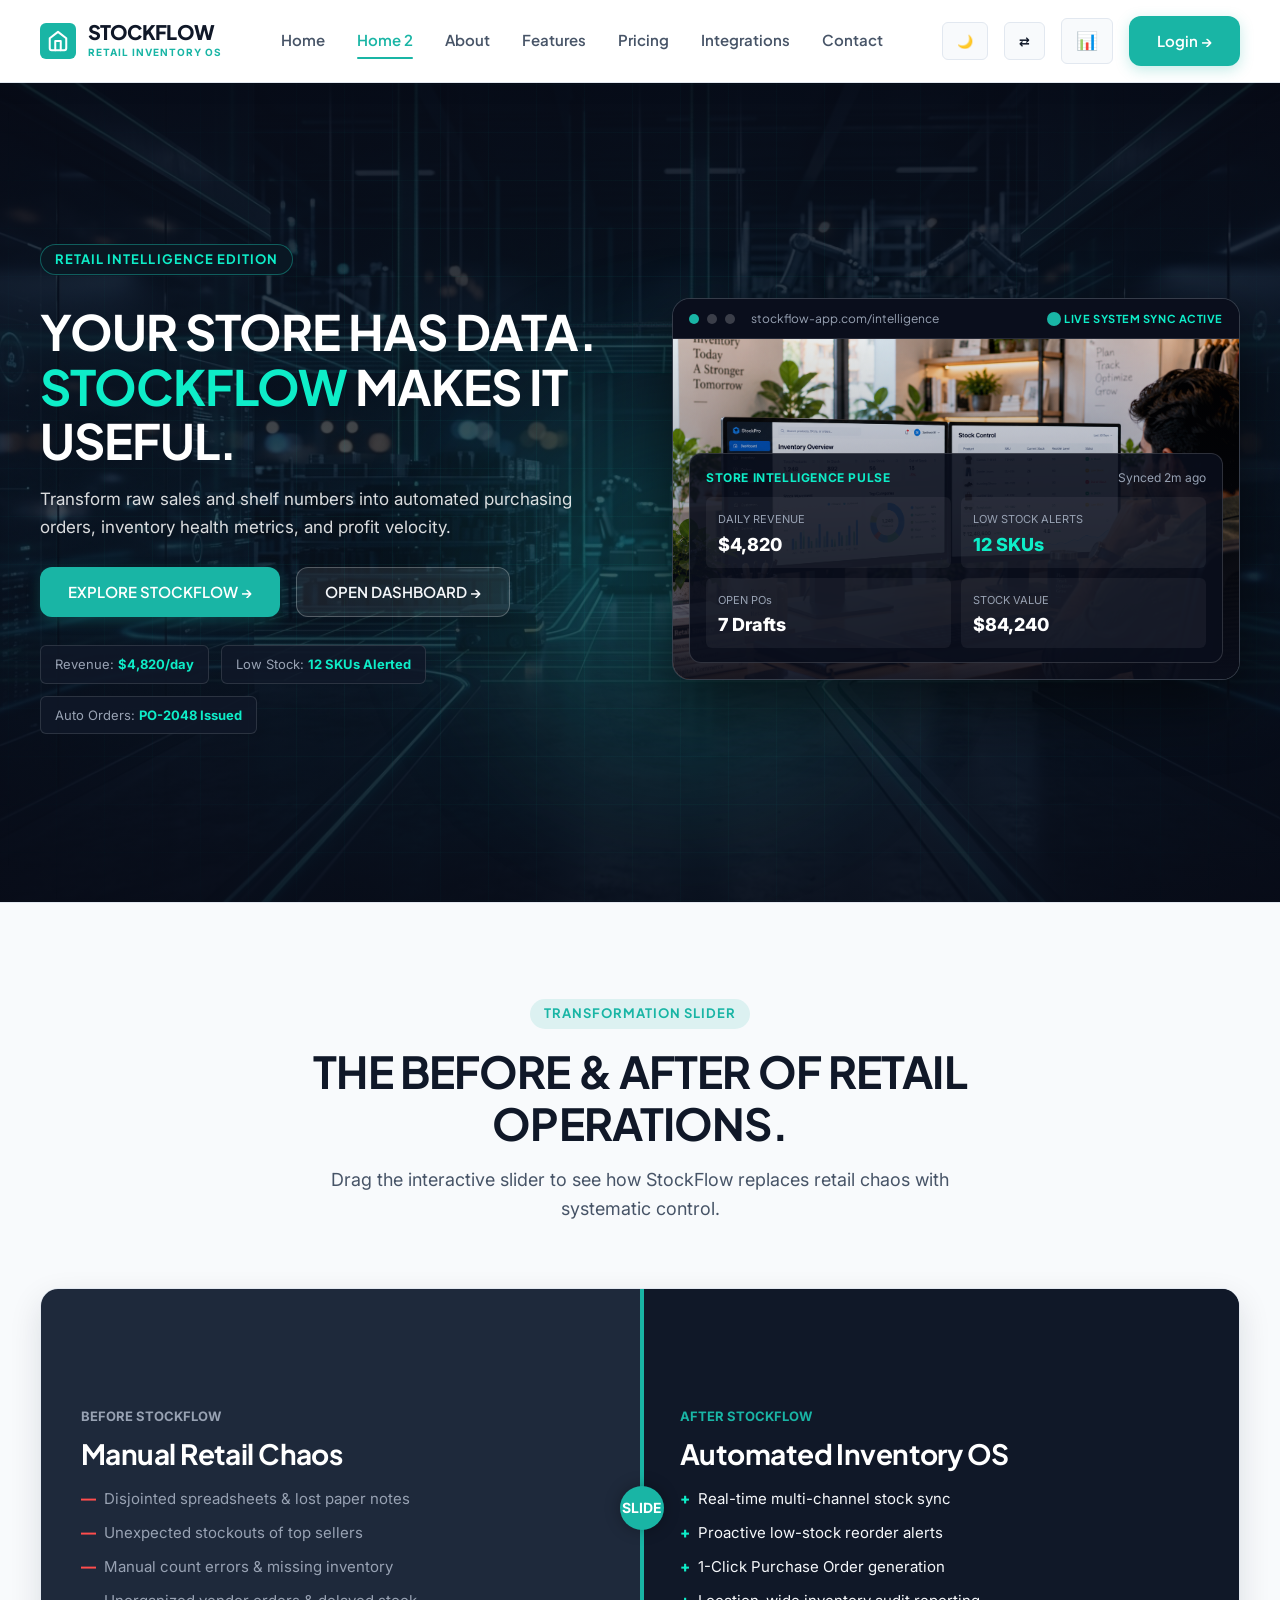
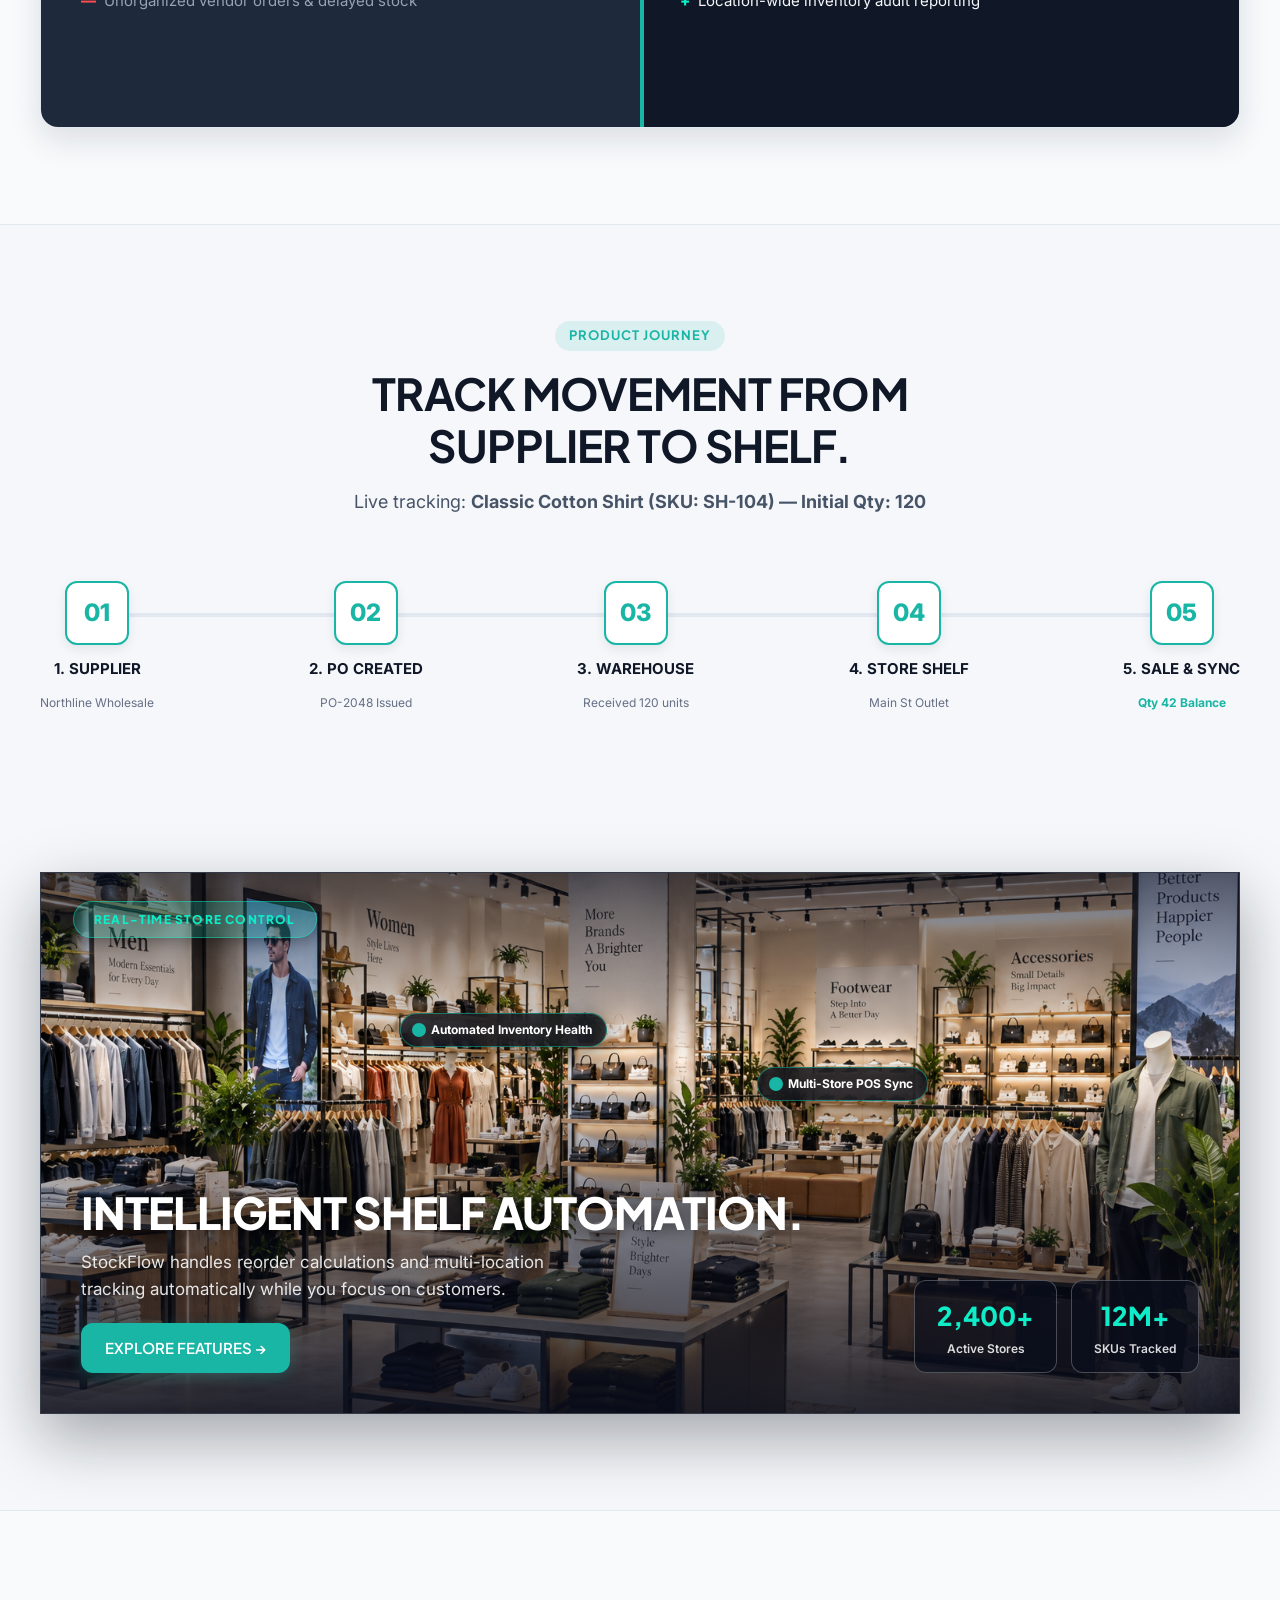
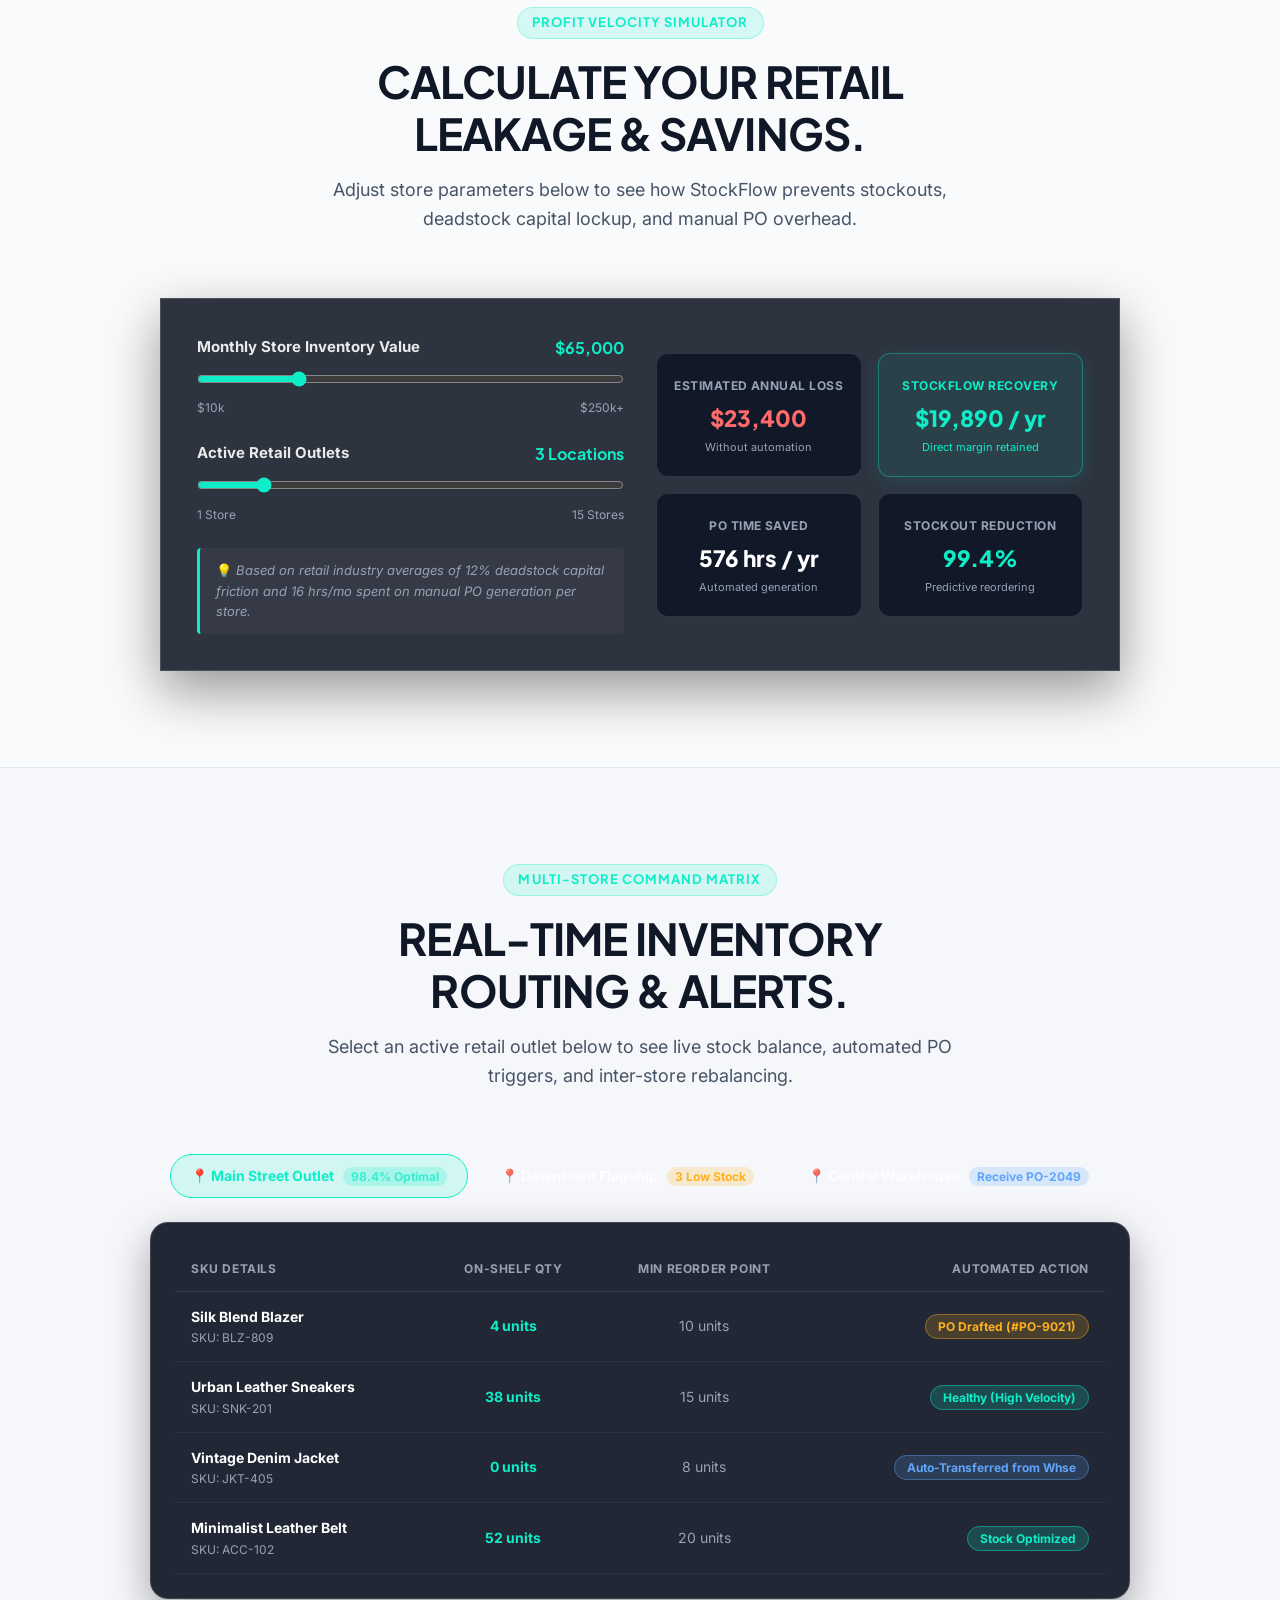
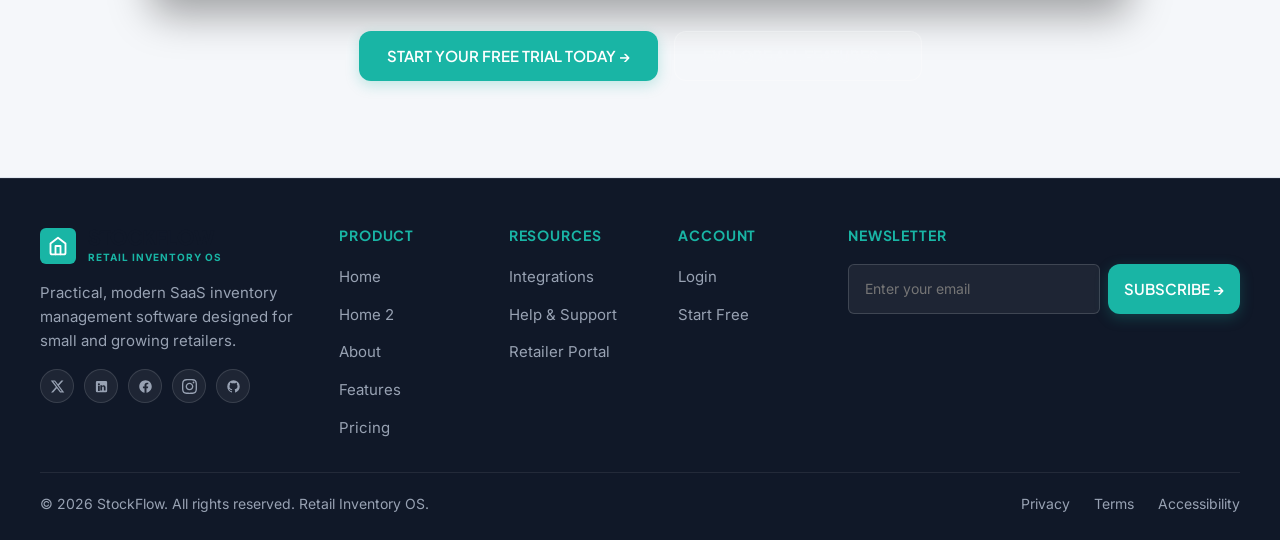
<file: home-2.html>
<!DOCTYPE html>
<html lang="en" data-theme="dark" dir="ltr">
<head>
  <meta charset="UTF-8">
  <meta name="viewport" content="width=device-width, initial-scale=1.0">
  <title>StockFlow | Retail Intelligence Edition (Home 2)</title>
  <meta name="description" content="StockFlow Retail Intelligence Edition — Automated purchase orders, inventory health metrics, and profit velocity for growing retailers.">
  <link rel="icon" type="image/svg+xml" href="assets/images/favicon.svg">
  <script>
    (function() {
      function safeGet(key, def) {
        try { return localStorage.getItem(key) || def; } catch(e) { return def; }
      }
      function safeSet(key, val) {
        try { localStorage.setItem(key, val); } catch(e) {}
      }
      window.applyTheme = function(theme) {
        document.documentElement.setAttribute('data-theme', theme);
        safeSet('stockflow_theme', theme);
        var btns = document.querySelectorAll('.js-theme-toggle');
        for(var i=0; i<btns.length; i++) {
          btns[i].innerHTML = theme === 'dark' ? '☀️' : '🌙';
        }
      };
      window.toggleTheme = function() {
        var curr = document.documentElement.getAttribute('data-theme') || 'light';
        window.applyTheme(curr === 'dark' ? 'light' : 'dark');
      };
      window.applyRTL = function(dir) {
        document.documentElement.setAttribute('dir', dir);
        safeSet('stockflow_rtl', dir);
        var btns = document.querySelectorAll('.js-rtl-toggle');
        for(var i=0; i<btns.length; i++) {
          btns[i].innerHTML = '⇄';
        }
      };
      window.toggleRTL = function() {
        var curr = document.documentElement.getAttribute('dir') || 'ltr';
        window.applyRTL(curr === 'rtl' ? 'ltr' : 'rtl');
      };
      window.openMobileMenu = function() {
        var mobileMenu = document.getElementById('mobileMenu');
        if (mobileMenu) {
          mobileMenu.classList.add('active');
          document.body.style.overflow = 'hidden';
        }
      };
      window.closeMobileMenu = function() {
        var mobileMenu = document.getElementById('mobileMenu');
        if (mobileMenu) {
          mobileMenu.classList.remove('active');
          document.body.style.overflow = '';
        }
      };
      window.toggleMobileMenu = function() {
        var mobileMenu = document.getElementById('mobileMenu');
        if (mobileMenu) {
          if (mobileMenu.classList.contains('active')) {
            window.closeMobileMenu();
          } else {
            window.openMobileMenu();
          }
        }
      };
      var initTheme = safeGet('stockflow_theme', 'light');
      var initRTL = safeGet('stockflow_rtl', 'ltr');
      document.documentElement.setAttribute('data-theme', initTheme);
      document.documentElement.setAttribute('dir', initRTL);
    })();
  </script>
  <link rel="stylesheet" href="assets/css/style.css">
</head>
<body>

  <!-- NAVBAR -->
  <header class="navbar">
    <div class="container nav-container">
      <a href="index.html" class="brand-logo" id="navLogo">
        <div class="brand-icon">
          <svg width="22" height="22" viewBox="0 0 24 24" fill="none" stroke="currentColor" stroke-width="2.2" stroke-linecap="round" stroke-linejoin="round">
            <path d="M3 9l9-7 9 7v11a2 2 0 0 1-2 2H5a2 2 0 0 1-2-2z"/>
            <polyline points="9 22 9 12 15 12 15 22"/>
          </svg>
        </div>
        <div class="brand-text">
          <span class="brand-name">STOCKFLOW</span>
          <span class="brand-desc">RETAIL INVENTORY OS</span>
        </div>
      </a>

      <!-- Desktop Nav with Home 2 next to Home -->
      <nav>
        <ul class="nav-links">
          <li><a href="index.html" class="nav-link">Home</a></li>
          <li><a href="home-2.html" class="nav-link active">Home 2</a></li>
          <li><a href="about.html" class="nav-link">About</a></li>
          <li><a href="features.html" class="nav-link">Features</a></li>
          <li><a href="pricing.html" class="nav-link">Pricing</a></li>
          <li><a href="integrations.html" class="nav-link">Integrations</a></li>
          <li><a href="contact.html" class="nav-link">Contact</a></li>
        </ul>
      </nav>

      <div class="nav-actions">
        <button class="control-btn js-theme-toggle" id="desktopThemeBtn" title="Toggle Theme" onclick="toggleTheme()">🌙</button>
        <button class="control-btn js-rtl-toggle" id="desktopRTLBtn" title="Toggle RTL" onclick="toggleRTL()">⇄</button>
        <a href="dashboard.html" class="control-btn" title="Dashboard" style="font-size:1.1rem;">📊</a>
        <a href="login.html" class="btn btn-primary">Login →</a>
      </div>

      <button class="hamburger-btn" id="hamburgerBtn" aria-label="Toggle Navigation" onclick="openMobileMenu()">
        <svg width="24" height="24" fill="none" stroke="currentColor" stroke-width="2"><line x1="3" y1="6" x2="21" y2="6"/><line x1="3" y1="12" x2="21" y2="12"/><line x1="3" y1="18" x2="21" y2="18"/></svg>
      </button>
    </div>
  </header>

  <!-- Mobile Drawer -->
  <div class="mobile-menu" id="mobileMenu">
    <div class="mobile-overlay" onclick="closeMobileMenu()"></div>
    <div class="mobile-drawer">
      <div>
        <div class="mobile-drawer-header">
          <div class="brand-logo">
            <div class="brand-icon">
              <svg width="20" height="20" viewBox="0 0 24 24" fill="none" stroke="currentColor" stroke-width="2.2" stroke-linecap="round" stroke-linejoin="round">
                <path d="M3 9l9-7 9 7v11a2 2 0 0 1-2 2H5a2 2 0 0 1-2-2z"/>
                <polyline points="9 22 9 12 15 12 15 22"/>
              </svg>
            </div>
            <div class="brand-text">
              <span class="brand-name">STOCKFLOW</span>
              <span class="brand-desc">RETAIL INVENTORY OS</span>
            </div>
          </div>
          <button type="button" class="mobile-close-btn" id="closeMenuBtn" onclick="closeMobileMenu()">&times;</button>
        </div>
        <ul class="mobile-nav-links">
          <li><a href="index.html" class="mobile-nav-link">Home</a></li>
          <li><a href="home-2.html" class="mobile-nav-link active">Home 2</a></li>
          <li><a href="about.html" class="mobile-nav-link">About</a></li>
          <li><a href="features.html" class="mobile-nav-link">Features</a></li>
          <li><a href="pricing.html" class="mobile-nav-link">Pricing</a></li>
          <li><a href="integrations.html" class="mobile-nav-link">Integrations</a></li>
          <li><a href="contact.html" class="mobile-nav-link">Contact</a></li>
        </ul>
      </div>
      <div>
        <div class="mobile-controls">
          <div class="mobile-controls-row">
            <button class="control-btn js-theme-toggle" style="flex:1;" title="Toggle Theme" onclick="toggleTheme()">🌙</button>
            <button class="control-btn js-rtl-toggle" style="flex:1;" title="Toggle RTL" onclick="toggleRTL()">⇄</button>
            <a href="dashboard.html" class="control-btn" style="flex:1; text-align:center; font-size:1.1rem;" title="Dashboard">📊</a>
          </div>
          <a href="login.html" class="btn btn-primary" style="width: 100%;">Login →</a>
        </div>
      </div>
    </div>
  </div>

  <!-- ==========================================================================
       HOME 2 SECTION 01 — DISTINCT CENTERED COMMAND CENTER HERO (FITS VIEWPORT)
       ========================================================================== -->
  <section class="section hero-section" style="
    min-height: calc(100vh - 74px);
    display: flex;
    align-items: center;
    justify-content: center;
    background-image: url('assets/img/hero-bg-2.jpg');
    background-size: cover;
    background-position: center;
    background-repeat: no-repeat;
    position: relative;
    overflow: hidden;
    padding-block: var(--space-md);
  ">
    <!-- Overlay layers for dark SaaS readability & custom Home 2 aesthetic -->
    <div style="
      position: absolute; inset: 0; z-index: 0;
      background:
        linear-gradient(180deg, rgba(8,12,24,0.91) 0%, rgba(10,16,30,0.70) 50%, rgba(8,12,24,0.92) 100%),
        radial-gradient(ellipse 85% 85% at 50% 50%, rgba(14,237,200,0.12) 0%, transparent 80%);
    "></div>

    <!-- Retail Background Ambient Layer (No Floating Particles on Home 2) -->
    <div class="hero-bg-anim-container">
      <div class="hero-grid-mesh"></div>
      <div class="hero-ambient-glow" style="top:25%; left:30%; width:600px; height:600px;"></div>
    </div>

    <div class="container hero-split" style="position: relative; z-index: 1;">
      <!-- LEFT COLUMN: Content & Action CTAs -->
      <div class="hero-content" style="max-width: 560px;">
        <div style="margin-bottom: 14px;">
          <span class="eyebrow" style="background: rgba(10, 24, 36, 0.94); border: 1px solid rgba(25,181,165,0.45); color: #0EEDC8; backdrop-filter: blur(8px); -webkit-backdrop-filter: blur(8px);">RETAIL INTELLIGENCE EDITION</span>
        </div>

        <h1 class="hero-title" style="color: #FFFFFF; font-size: clamp(2.2rem, 3.8vw, 3.25rem); line-height: 1.12; margin-bottom: 18px;">
          YOUR STORE HAS DATA.<br><span style="color: #0EEDC8;">STOCKFLOW</span> MAKES IT USEFUL.
        </h1>

        <p class="hero-subtitle" style="color: rgba(255,255,255,0.85); font-size: 1.0625rem; margin-bottom: 26px;">
          Transform raw sales and shelf numbers into automated purchasing orders, inventory health metrics, and profit velocity.
        </p>

        <div class="btn-group" style="margin-bottom: 28px;">
          <a href="pricing.html" class="btn btn-primary">EXPLORE STOCKFLOW →</a>
          <a href="dashboard.html" class="btn btn-navy-secondary" style="border-color: rgba(255,255,255,0.25);">OPEN DASHBOARD →</a>
        </div>

        <!-- Quick Metrics Chip Bar -->
        <div class="hero-metrics-chips" style="display: flex; gap: 12px; flex-wrap: wrap;">
          <div style="background: rgba(16, 24, 40, 0.85); border: 1px solid rgba(255,255,255,0.12); padding: 8px 14px; border-radius: var(--radius-sm); font-size: 0.8125rem; color: #FFFFFF;">
            <span style="color:#98A2B3;">Revenue:</span> <strong style="color:#0EEDC8;">$4,820/day</strong>
          </div>
          <div style="background: rgba(16, 24, 40, 0.85); border: 1px solid rgba(255,255,255,0.12); padding: 8px 14px; border-radius: var(--radius-sm); font-size: 0.8125rem; color: #FFFFFF;">
            <span style="color:#98A2B3;">Low Stock:</span> <strong style="color:#0EEDC8;">12 SKUs Alerted</strong>
          </div>
          <div style="background: rgba(16, 24, 40, 0.85); border: 1px solid rgba(255,255,255,0.12); padding: 8px 14px; border-radius: var(--radius-sm); font-size: 0.8125rem; color: #FFFFFF;">
            <span style="color:#98A2B3;">Auto Orders:</span> <strong style="color:#0EEDC8;">PO-2048 Issued</strong>
          </div>
        </div>
      </div>

      <!-- RIGHT COLUMN: Retail Image & Command Center Showcase Frame -->
      <div class="hero-mockup-wrapper reveal reveal-scale" style="position: relative;">
        <div style="
          background: rgba(16, 24, 40, 0.92);
          border: 1px solid rgba(255, 255, 255, 0.16);
          border-radius: var(--radius-lg);
          box-shadow: 0 25px 60px rgba(0, 0, 0, 0.55);
          overflow: hidden;
        ">
          <!-- Window Header Bar -->
          <div style="
            background: rgba(10, 14, 28, 0.95);
            padding: 10px 16px;
            display: flex;
            justify-content: space-between;
            align-items: center;
            border-bottom: 1px solid rgba(255, 255, 255, 0.12);
          ">
            <div style="display: flex; align-items: center; gap: 8px;">
              <div class="mockup-dot active"></div>
              <div class="mockup-dot"></div>
              <div class="mockup-dot"></div>
              <span style="color: #98A2B3; font-size: 0.75rem; margin-inline-start: 8px; font-family: var(--font-heading);">stockflow-app.com/intelligence</span>
            </div>

            <div style="display: flex; align-items: center; gap: 6px;">
              <span class="pulse-dot" style="width: 8px; height: 8px; border-radius: 50%; background: #0EEDC8;"></span>
              <span style="color: #0EEDC8; font-size: 0.6875rem; font-weight: 700; letter-spacing: 0.05em; font-family: var(--font-heading);">LIVE SYSTEM SYNC ACTIVE</span>
            </div>
          </div>

          <!-- Retail Store Image Showcase Frame -->
          <div style="position: relative; height: 340px; overflow: hidden;">
            <img src="assets/img/retail-analytics-workspace.jpg" onerror="this.onerror=null; this.src='assets/img/retail-store-hero.jpg';" alt="StockFlow Retail Intelligence Workspace" style="
              width: 100%;
              height: 100%;
              object-fit: cover;
              display: block;
              filter: brightness(0.92) contrast(1.05);
            ">
            <!-- Subtle Vignette Layer for sharp image readability -->
            <div style="
              position: absolute; inset: 0;
              background: linear-gradient(to top, rgba(10, 14, 28, 0.92) 0%, rgba(10, 14, 28, 0.3) 50%, transparent 100%);
            "></div>

            <!-- Overlaid Command Metrics HUD Overlay -->
            <div style="
              position: absolute;
              bottom: 16px;
              left: 16px;
              right: 16px;
              background: rgba(10, 14, 28, 0.88);
              border: 1px solid rgba(255, 255, 255, 0.15);
              border-radius: var(--radius-md);
              padding: 14px 16px;
            ">
              <div style="display: flex; justify-content: space-between; align-items: center; margin-bottom: 10px;">
                <span style="font-size: 0.75rem; font-weight: 700; color: #0EEDC8; letter-spacing: 0.05em;">STORE INTELLIGENCE PULSE</span>
                <span style="font-size: 0.75rem; color: #98A2B3;">Synced 2m ago</span>
              </div>
              <div style="display: grid; grid-template-columns: repeat(2, 1fr); gap: 10px;">
                <div style="background: rgba(255,255,255,0.05); padding: 8px 12px; border-radius: 6px;">
                  <span style="font-size: 0.6875rem; color: #98A2B3;">DAILY REVENUE</span>
                  <div style="font-size: 1.125rem; font-weight: 800; color: #FFFFFF;" data-counter="4820" data-prefix="$">$4,820</div>
                </div>
                <div style="background: rgba(255,255,255,0.05); padding: 8px 12px; border-radius: 6px;">
                  <span style="font-size: 0.6875rem; color: #98A2B3;">LOW STOCK ALERTS</span>
                  <div style="font-size: 1.125rem; font-weight: 800; color: #0EEDC8;" data-counter="12" data-suffix=" SKUs">12 SKUs</div>
                </div>
                <div style="background: rgba(255,255,255,0.05); padding: 8px 12px; border-radius: 6px;">
                  <span style="font-size: 0.6875rem; color: #98A2B3;">OPEN POs</span>
                  <div style="font-size: 1.125rem; font-weight: 800; color: #FFFFFF;" data-counter="7" data-suffix=" Drafts">7 Drafts</div>
                </div>
                <div style="background: rgba(255,255,255,0.05); padding: 8px 12px; border-radius: 6px;">
                  <span style="font-size: 0.6875rem; color: #98A2B3;">STOCK VALUE</span>
                  <div style="font-size: 1.125rem; font-weight: 800; color: #FFFFFF;" data-counter="84240" data-prefix="$">$84,240</div>
                </div>
              </div>
            </div>
          </div>
        </div>
      </div>
    </div>
  </section>

  <!-- ==========================================================================
       HOME 2 SECTION 02 — BEFORE / AFTER COMPARISON SLIDER (NO EMOJI ICONS)
       ========================================================================== -->
  <section class="section" style="background: var(--bg-surface-elevated); border-block: 1px solid var(--border-color);">
    <div class="container">
      <div class="section-header text-center reveal">
        <span class="eyebrow">TRANSFORMATION SLIDER</span>
        <h2 class="section-title">THE BEFORE & AFTER OF RETAIL OPERATIONS.</h2>
        <p class="section-desc">Drag the interactive slider to see how StockFlow replaces retail chaos with systematic control.</p>
      </div>

      <div class="before-after-wrapper reveal reveal-scale" id="beforeAfterSlider">
        <!-- Before side -->
        <div class="slider-side slider-before">
          <div class="slider-content slider-before-content">
            <span style="font-size: 0.8125rem; font-weight: 700; color: #98A2B3; text-transform: uppercase;">BEFORE STOCKFLOW</span>
            <h3 style="font-size: 1.75rem; color: #FFFFFF; margin-block: 8px 16px;">Manual Retail Chaos</h3>
            <ul style="list-style: none; display: flex; flex-direction: column; gap: 10px; font-size: 0.9375rem; color: #98A2B3;">
              <li style="display: flex; align-items: center; gap: 8px;"><span style="color:#FF4D4D; font-weight:800;">—</span> Disjointed spreadsheets & lost paper notes</li>
              <li style="display: flex; align-items: center; gap: 8px;"><span style="color:#FF4D4D; font-weight:800;">—</span> Unexpected stockouts of top sellers</li>
              <li style="display: flex; align-items: center; gap: 8px;"><span style="color:#FF4D4D; font-weight:800;">—</span> Manual count errors & missing inventory</li>
              <li style="display: flex; align-items: center; gap: 8px;"><span style="color:#FF4D4D; font-weight:800;">—</span> Unorganized vendor orders & delayed stock</li>
            </ul>
          </div>
        </div>

        <!-- After side -->
        <div class="slider-side slider-after" id="sliderAfter">
          <div class="slider-content slider-after-content">
            <span style="font-size: 0.8125rem; font-weight: 700; color: var(--brand-teal); text-transform: uppercase;">AFTER STOCKFLOW</span>
            <h3 style="font-size: 1.75rem; color: #FFFFFF; margin-block: 8px 16px;">Automated Inventory OS</h3>
            <ul style="list-style: none; display: flex; flex-direction: column; gap: 10px; font-size: 0.9375rem; color: #F5F7FA;">
              <li style="display: flex; align-items: center; gap: 8px;"><span style="color:#0EEDC8; font-weight:800;">+</span> Real-time multi-channel stock sync</li>
              <li style="display: flex; align-items: center; gap: 8px;"><span style="color:#0EEDC8; font-weight:800;">+</span> Proactive low-stock reorder alerts</li>
              <li style="display: flex; align-items: center; gap: 8px;"><span style="color:#0EEDC8; font-weight:800;">+</span> 1-Click Purchase Order generation</li>
              <li style="display: flex; align-items: center; gap: 8px;"><span style="color:#0EEDC8; font-weight:800;">+</span> Location-wide inventory audit reporting</li>
            </ul>
          </div>
        </div>

        <!-- Handle -->
        <div class="slider-handle" id="sliderHandle">
          <div class="slider-handle-button" style="font-size: 0.875rem; font-weight: 700;">SLIDE</div>
        </div>
      </div>
    </div>
  </section>

  <!-- ==========================================================================
       HOME 2 SECTION 03 — PRODUCT MOVEMENT ANIMATED JOURNEY (NO EMOJI ICONS)
       ========================================================================== -->
  <section class="section">
    <div class="container">
      <div class="section-header text-center reveal">
        <span class="eyebrow">PRODUCT JOURNEY</span>
        <h2 class="section-title">TRACK MOVEMENT FROM SUPPLIER TO SHELF.</h2>
        <p class="section-desc">Live tracking: <strong>Classic Cotton Shirt (SKU: SH-104) — Initial Qty: 120</strong></p>
      </div>

      <div class="journey-timeline reveal reveal-scale">
        <div class="journey-connector">
          <div class="journey-animated-dot"></div>
        </div>

        <div class="journey-step">
          <div class="journey-icon-box" style="font-weight: 800; color: var(--brand-teal);">01</div>
          <strong style="font-size: 0.9375rem;">1. SUPPLIER</strong>
          <span style="font-size: 0.75rem; color: var(--text-muted);">Northline Wholesale</span>
        </div>

        <div class="journey-step">
          <div class="journey-icon-box" style="font-weight: 800; color: var(--brand-teal);">02</div>
          <strong style="font-size: 0.9375rem;">2. PO CREATED</strong>
          <span style="font-size: 0.75rem; color: var(--text-muted);">PO-2048 Issued</span>
        </div>

        <div class="journey-step">
          <div class="journey-icon-box" style="font-weight: 800; color: var(--brand-teal);">03</div>
          <strong style="font-size: 0.9375rem;">3. WAREHOUSE</strong>
          <span style="font-size: 0.75rem; color: var(--text-muted);">Received 120 units</span>
        </div>

        <div class="journey-step">
          <div class="journey-icon-box" style="font-weight: 800; color: var(--brand-teal);">04</div>
          <strong style="font-size: 0.9375rem;">4. STORE SHELF</strong>
          <span style="font-size: 0.75rem; color: var(--text-muted);">Main St Outlet</span>
        </div>

        <div class="journey-step">
          <div class="journey-icon-box" style="font-weight: 800; color: var(--brand-teal);">05</div>
          <strong style="font-size: 0.9375rem;">5. SALE & SYNC</strong>
          <span style="font-size: 0.75rem; color: var(--brand-teal); font-weight: 700;">Qty 42 Balance</span>
        </div>
      </div>
    </div>
  </section>

  <!-- ==========================================================================
       HOME 2 SECTION 04 — RETAIL IMAGE SHOWCASE SECTION
       ========================================================================== -->
  <section class="section img-showcase-section" style="padding-top: var(--space-xl); padding-bottom: var(--space-2xl);">
    <div class="container">
      <div class="showcase-card-frame reveal reveal-scale">
        <img
          src="assets/img/multi-store-network.jpg"
          onerror="this.onerror=null; this.src='assets/img/hero-bg-2.jpg';"
          alt="Modern boutique retail store floor"
          class="showcase-img"
        >
        <div style="
          position: absolute; inset: 0; z-index: 1;
          background: linear-gradient(to bottom, rgba(10,14,28,0.65) 0%, transparent 35%, rgba(10,14,28,0.45) 65%, rgba(10,14,28,0.88) 100%);
          pointer-events: none;
        "></div>

        <!-- Floating Hotspot Pins over Store Features -->
        <div class="store-hotspot-pin" style="top: 26%; left: 30%;">
          <span class="pulse-dot" style="width: 8px; height: 8px; border-radius: 50%; background: #0EEDC8;"></span>
          <span>Automated Inventory Health</span>
        </div>

        <div class="store-hotspot-pin" style="top: 36%; right: 26%;">
          <span class="pulse-dot" style="width: 8px; height: 8px; border-radius: 50%; background: #0EEDC8;"></span>
          <span>Multi-Store POS Sync</span>
        </div>

        <div class="reveal reveal-left" style="
          position: absolute; top: 28px; left: 32px; z-index: 2;
          background: rgba(14,237,200,0.18); border: 1px solid rgba(14,237,200,0.45); border-radius: 40px; padding: 8px 20px; font-size: 0.75rem; font-weight: 800; letter-spacing: 0.1em; color: #0EEDC8; font-family: var(--font-heading); box-shadow: 0 4px 16px rgba(0,0,0,0.3);
        ">REAL-TIME STORE CONTROL</div>

        <div class="reveal reveal-scale" style="
          position: absolute; bottom: 0; left: 0; right: 0; z-index: 2; padding: 36px 40px 40px; display: flex; justify-content: space-between; align-items: flex-end; flex-wrap: wrap; gap: 24px;
        ">
          <div>
            <h2 style="font-family: var(--font-heading); font-size: clamp(1.75rem, 3.5vw, 2.75rem); font-weight: 800; color: #FFFFFF; margin: 0 0 10px; text-shadow: 0 2px 18px rgba(0,0,0,0.7);">
              INTELLIGENT SHELF AUTOMATION.
            </h2>
            <p style="color: rgba(255,255,255,0.88); font-size: 1.0625rem; max-width: 520px; margin: 0 0 20px; text-shadow: 0 2px 12px rgba(0,0,0,0.6);">
              StockFlow handles reorder calculations and multi-location tracking automatically while you focus on customers.
            </p>
            <a href="features.html" class="btn btn-primary" style="padding: 12px 24px;">EXPLORE FEATURES →</a>
          </div>

          <div style="display: flex; gap: 14px; flex-wrap: wrap; align-items: center;">
            <div class="showcase-kpi-chip" style="background: rgba(10, 14, 28, 0.72); border: 1px solid rgba(255, 255, 255, 0.25);">
              <div style="font-size: 1.625rem; font-weight: 800; color: #0EEDC8; font-family: var(--font-heading);" data-counter="2400" data-suffix="+">2,400+</div>
              <div style="font-size: 0.75rem; color: rgba(255,255,255,0.85); font-weight: 600; margin-top: 2px;">Active Stores</div>
            </div>
            <div class="showcase-kpi-chip" style="background: rgba(10, 14, 28, 0.72); border: 1px solid rgba(255, 255, 255, 0.25);">
              <div style="font-size: 1.625rem; font-weight: 800; color: #0EEDC8; font-family: var(--font-heading);" data-counter="12" data-suffix="M+">12M+</div>
              <div style="font-size: 0.75rem; color: rgba(255,255,255,0.85); font-weight: 600; margin-top: 2px;">SKUs Tracked</div>
            </div>
          </div>
        </div>
      </div>
    </div>
  </section>

  <!-- ==========================================================================
       HOME 2 SECTION 05 (NEW UNIQUE SECTION 1) — INTERACTIVE PROFIT VELOCITY CALCULATOR
       ========================================================================== -->
  <section class="section" style="background: var(--bg-surface-elevated); border-top: 1px solid var(--border-color); padding-block: var(--space-2xl);">
    <div class="container">
      <div class="section-header text-center reveal">
        <span class="eyebrow" style="background: rgba(14,237,200,0.15); border: 1px solid rgba(14,237,200,0.3); color: #0EEDC8;">PROFIT VELOCITY SIMULATOR</span>
        <h2 class="section-title">CALCULATE YOUR RETAIL LEAKAGE & SAVINGS.</h2>
        <p class="section-desc">Adjust store parameters below to see how StockFlow prevents stockouts, deadstock capital lockup, and manual PO overhead.</p>
      </div>

      <div class="reveal reveal-scale" style="
        max-width: 960px;
        margin: 0 auto;
        background: rgba(10, 16, 30, 0.85);
        border: 1px solid rgba(255, 255, 255, 0.14);
        border-radius: var(--radius-xl);
        padding: 36px;
        box-shadow: 0 20px 50px rgba(0,0,0,0.4);
      ">
        <div style="display: grid; grid-template-columns: repeat(auto-fit, minmax(280px, 1fr)); gap: 32px; align-items: center;">
          <!-- Controls Column -->
          <div style="display: flex; flex-direction: column; gap: 24px;">
            <div>
              <div style="display: flex; justify-content: space-between; margin-bottom: 8px; font-weight: 700;">
                <span style="color: rgba(255,255,255,0.9); font-size: 0.9375rem;">Monthly Store Inventory Value</span>
                <span style="color: #0EEDC8; font-size: 1rem; font-family: var(--font-heading);" id="calcInvValDisplay">$65,000</span>
              </div>
              <input type="range" id="calcInvValInput" min="10000" max="250000" step="5000" value="65000" style="
                width: 100%;
                accent-color: #0EEDC8;
                cursor: pointer;
              ">
              <div style="display: flex; justify-content: space-between; font-size: 0.75rem; color: #98A2B3; margin-top: 4px;">
                <span>$10k</span>
                <span>$250k+</span>
              </div>
            </div>

            <div>
              <div style="display: flex; justify-content: space-between; margin-bottom: 8px; font-weight: 700;">
                <span style="color: rgba(255,255,255,0.9); font-size: 0.9375rem;">Active Retail Outlets</span>
                <span style="color: #0EEDC8; font-size: 1rem; font-family: var(--font-heading);" id="calcStoresDisplay">3 Locations</span>
              </div>
              <input type="range" id="calcStoresInput" min="1" max="15" step="1" value="3" style="
                width: 100%;
                accent-color: #0EEDC8;
                cursor: pointer;
              ">
              <div style="display: flex; justify-content: space-between; font-size: 0.75rem; color: #98A2B3; margin-top: 4px;">
                <span>1 Store</span>
                <span>15 Stores</span>
              </div>
            </div>

            <div style="background: rgba(255,255,255,0.04); border-inline-start: 3px solid #0EEDC8; padding: 12px 16px; border-radius: 4px; font-size: 0.8125rem; color: #98A2B3;">
              💡 <em>Based on retail industry averages of 12% deadstock capital friction and 16 hrs/mo spent on manual PO generation per store.</em>
            </div>
          </div>

          <!-- Output Results Column -->
          <div class="calc-metric-grid">
            <div class="calc-metric-card">
              <span class="calc-metric-label">ESTIMATED ANNUAL LOSS</span>
              <div class="calc-metric-val loss" id="calcAnnualLoss">$23,400</div>
              <span class="calc-metric-sub">Without automation</span>
            </div>

            <div class="calc-metric-card featured">
              <span class="calc-metric-label" style="color: #0EEDC8;">STOCKFLOW RECOVERY</span>
              <div class="calc-metric-val recovery" id="calcAnnualSavings">$19,890 / yr</div>
              <span class="calc-metric-sub" style="color: #0EEDC8;">Direct margin retained</span>
            </div>

            <div class="calc-metric-card">
              <span class="calc-metric-label">PO TIME SAVED</span>
              <div class="calc-metric-val" id="calcTimeSaved">576 hrs / yr</div>
              <span class="calc-metric-sub">Automated generation</span>
            </div>

            <div class="calc-metric-card">
              <span class="calc-metric-label">STOCKOUT REDUCTION</span>
              <div class="calc-metric-val" style="color: #0EEDC8;">99.4%</div>
              <span class="calc-metric-sub">Predictive reordering</span>
            </div>
          </div>

        </div>
      </div>
    </div>
  </section>

  <!-- ==========================================================================
       HOME 2 SECTION 06 (NEW UNIQUE SECTION 2) — MULTI-STORE AUTOMATION MATRIX
       ========================================================================== -->
  <section class="section" style="background: var(--bg-surface-main); border-block: 1px solid var(--border-color); padding-block: var(--space-2xl);">
    <div class="container">
      <div class="section-header text-center reveal">
        <span class="eyebrow" style="background: rgba(14,237,200,0.15); border: 1px solid rgba(14,237,200,0.3); color: #0EEDC8;">MULTI-STORE COMMAND MATRIX</span>
        <h2 class="section-title">REAL-TIME INVENTORY ROUTING & ALERTS.</h2>
        <p class="section-desc">Select an active retail outlet below to see live stock balance, automated PO triggers, and inter-store rebalancing.</p>
      </div>

      <!-- Interactive Store Selector Tabs -->
      <div class="reveal reveal-scale" style="max-width: 980px; margin: 0 auto;">
        <div style="display: flex; gap: 12px; justify-content: center; flex-wrap: wrap; margin-bottom: 24px;" id="matrixTabGroup">
          <button class="matrix-tab-btn active" data-store="store1" style="
            background: rgba(14,237,200,0.15);
            border: 1px solid #0EEDC8;
            color: #0EEDC8;
            padding: 10px 20px;
            border-radius: 30px;
            font-size: 0.875rem;
            font-weight: 700;
            cursor: pointer;
            transition: all 0.25s ease;
          ">📍 Main Street Outlet <span style="font-size: 0.75rem; opacity: 0.8; margin-inline-start: 6px; background: rgba(14,237,200,0.25); padding: 2px 8px; border-radius: 10px;">98.4% Optimal</span></button>

          <button class="matrix-tab-btn" data-store="store2" style="
            background: rgba(255,255,255,0.05);
            border: 1px solid rgba(255,255,255,0.15);
            color: rgba(255,255,255,0.8);
            padding: 10px 20px;
            border-radius: 30px;
            font-size: 0.875rem;
            font-weight: 700;
            cursor: pointer;
            transition: all 0.25s ease;
          ">📍 Downtown Flagship <span style="font-size: 0.75rem; color: #FFB020; margin-inline-start: 6px; background: rgba(255,176,32,0.2); padding: 2px 8px; border-radius: 10px;">3 Low Stock</span></button>

          <button class="matrix-tab-btn" data-store="store3" style="
            background: rgba(255,255,255,0.05);
            border: 1px solid rgba(255,255,255,0.15);
            color: rgba(255,255,255,0.8);
            padding: 10px 20px;
            border-radius: 30px;
            font-size: 0.875rem;
            font-weight: 700;
            cursor: pointer;
            transition: all 0.25s ease;
          ">📍 Central Warehouse <span style="font-size: 0.75rem; color: #60A5FA; margin-inline-start: 6px; background: rgba(96,165,250,0.2); padding: 2px 8px; border-radius: 10px;">Receive PO-2049</span></button>
        </div>

        <!-- Dynamic Store SKU Table Frame -->
        <div style="
          background: rgba(10, 16, 30, 0.9);
          border: 1px solid rgba(255, 255, 255, 0.14);
          border-radius: var(--radius-lg);
          padding: 24px;
          overflow-x: auto;
          box-shadow: 0 16px 40px rgba(0,0,0,0.35);
        ">
          <table style="width: 100%; border-collapse: collapse; text-align: start; min-width: 600px;">
            <thead>
              <tr style="border-bottom: 1px solid rgba(255,255,255,0.12); color: #98A2B3; font-size: 0.75rem; text-transform: uppercase; letter-spacing: 0.05em;">
                <th style="padding: 12px 16px; text-align: start;">SKU Details</th>
                <th style="padding: 12px 16px; text-align: center;">On-Shelf Qty</th>
                <th style="padding: 12px 16px; text-align: center;">Min Reorder Point</th>
                <th style="padding: 12px 16px; text-align: end;">Automated Action</th>
              </tr>
            </thead>
            <tbody id="matrixTableBody" style="font-size: 0.875rem; color: #FFFFFF;">
              <!-- Javascript injects store rows dynamically -->
            </tbody>
          </table>
        </div>

        <!-- Bottom Action Strip -->
        <div class="btn-group" style="margin-top: 32px; justify-content: center;">
          <a href="pricing.html" class="btn btn-primary">START YOUR FREE TRIAL TODAY →</a>
          <a href="features.html" class="btn btn-navy-secondary" style="border-color: rgba(255,255,255,0.25);">EXPLORE ALL FEATURES →</a>
        </div>

      </div>
    </div>
  </section>

  <!-- FOOTER -->
  <footer class="footer">
    <div class="container">
      <div class="footer-grid">
        <div class="footer-brand">
          <div class="brand-logo">
            <div class="brand-icon">
              <svg width="20" height="20" viewBox="0 0 24 24" fill="none" stroke="currentColor" stroke-width="2.2" stroke-linecap="round" stroke-linejoin="round">
                <path d="M3 9l9-7 9 7v11a2 2 0 0 1-2 2H5a2 2 0 0 1-2-2z"/>
                <polyline points="9 22 9 12 15 12 15 22"/>
              </svg>
            </div>
            <div class="brand-text">
              <span class="brand-name">STOCKFLOW</span>
              <span class="brand-desc">RETAIL INVENTORY OS</span>
            </div>
          </div>
          <p>Practical, modern SaaS inventory management software designed for small and growing retailers.</p>
          <div class="footer-social-links">
            <a href="#" class="footer-social-icon" aria-label="X (formerly Twitter)" title="X (Twitter)">
              <svg width="15" height="15" viewBox="0 0 24 24" fill="currentColor"><path d="M18.244 2.25h3.308l-7.227 8.26 8.502 11.24H16.17l-5.214-6.817L4.99 21.75H1.68l7.73-8.835L1.254 2.25H8.08l4.713 6.231zm-1.161 17.52h1.833L7.084 4.126H5.117z"/></svg>
            </a>
            <a href="#" class="footer-social-icon" aria-label="LinkedIn" title="LinkedIn">
              <svg width="15" height="15" viewBox="0 0 24 24" fill="currentColor"><path d="M19 3a2 2 0 0 1 2 2v14a2 2 0 0 1-2 2H5a2 2 0 0 1-2-2V5a2 2 0 0 1 2-2h14m-.5 15.5v-5.3a3.26 3.26 0 0 0-3.26-3.26c-.85 0-1.84.52-2.28 1.3v-1.11h-2.79v8.37h2.79v-4.93c0-.77.62-1.4 1.39-1.4a1.4 1.4 0 0 1 1.4 1.4v4.93h2.75M6.46 10.9v8.37H9.25V10.9H6.46M7.86 6.74a1.62 1.62 0 1 0 0 3.24 1.62 1.62 0 0 0 0-3.24z"/></svg>
            </a>
            <a href="#" class="footer-social-icon" aria-label="Facebook" title="Facebook">
              <svg width="15" height="15" viewBox="0 0 24 24" fill="currentColor"><path d="M22 12c0-5.52-4.48-10-10-10S2 6.48 2 12c0 4.99 3.66 9.12 8.44 9.88v-6.99H7.9v-2.89h2.54V9.8c0-2.51 1.49-3.89 3.78-3.89 1.09 0 2.23.19 2.23.19v2.47h-1.26c-1.24 0-1.63.77-1.63 1.56v1.88h2.78l-.45 2.89h-2.33v6.99C18.34 21.12 22 16.99 22 12z"/></svg>
            </a>
            <a href="#" class="footer-social-icon" aria-label="Instagram" title="Instagram">
              <svg width="15" height="15" viewBox="0 0 24 24" fill="currentColor"><path d="M12 2.163c3.204 0 3.584.012 4.85.07 3.252.148 4.771 1.691 4.919 4.919.058 1.265.069 1.645.069 4.849 0 3.205-.012 3.584-.069 4.849-.149 3.225-1.664 4.771-4.919 4.919-1.266.058-1.644.07-4.85.07-3.204 0-3.584-.012-4.849-.07-3.26-.149-4.771-1.699-4.919-4.92-.058-1.265-.07-1.644-.07-4.849 0-3.204.013-3.583.07-4.849.149-3.227 1.664-4.771 4.919-4.919 1.266-.057 1.645-.069 4.849-.069zm0-2.163c-3.259 0-3.667.014-4.947.072-4.358.2-6.78 2.618-6.98 6.98-.059 1.281-.073 1.689-.073 4.948 0 3.259.014 3.668.072 4.948.2 4.358 2.618 6.78 6.98 6.98 1.281.058 1.689.072 4.948.072 3.259 0 3.668-.014 4.948-.072 4.354-.2 6.782-2.618 6.979-6.98.059-1.28.073-1.689.073-4.948 0-3.259-.014-3.667-.072-4.947-.196-4.354-2.617-6.78-6.979-6.98-1.281-.059-1.69-.073-4.949-.073zm0 5.838c-3.403 0-6.162 2.759-6.162 6.162s2.759 6.163 6.162 6.163 6.162-2.759 6.162-6.163c0-3.403-2.759-6.162-6.162-6.162zm0 10.162c-2.209 0-4-1.79-4-4 0-2.209 1.791-4 4-4s4 1.791 4 4c0 2.21-1.791 4-4 4zm6.406-11.845c-.796 0-1.441.645-1.441 1.44s.645 1.44 1.441 1.44c.795 0 1.439-.645 1.439-1.44s-.644-1.44-1.439-1.44z"/></svg>
            </a>
            <a href="#" class="footer-social-icon" aria-label="GitHub" title="GitHub">
              <svg width="15" height="15" viewBox="0 0 24 24" fill="currentColor"><path d="M12 2A10 10 0 0 0 2 12c0 4.42 2.87 8.17 6.84 9.5.5.08.66-.23.66-.5v-1.69c-2.77.6-3.36-1.34-3.36-1.34-.46-1.16-1.11-1.47-1.11-1.47-.91-.62.07-.6.07-.6 1 .07 1.53 1.03 1.53 1.03.87 1.52 2.34 1.07 2.91.83.1-.65.35-1.09.63-1.34-2.22-.25-4.55-1.11-4.55-4.92 0-1.11.38-2 1.03-2.71-.1-.25-.45-1.29.1-2.64 0 0 .84-.27 2.75 1.02.79-.22 1.65-.33 2.5-.33.85 0 1.71.11 2.5.33 1.91-1.29 2.75-1.02 2.75-1.02.55 1.35.2 2.39.1 2.64.65.71 1.03 1.6 1.03 2.71 0 3.82-2.34 4.66-4.57 4.91.36.31.69.92.69 1.85V21c0 .27.16.59.67.5C19.14 20.16 22 16.42 22 12A10 10 0 0 0 12 2z"/></svg>
            </a>
          </div>
        </div>

        <div>
          <h4 class="footer-col-title">PRODUCT</h4>
          <ul class="footer-links">
            <li><a href="index.html">Home</a></li>
            <li><a href="home-2.html">Home 2</a></li>
            <li><a href="about.html">About</a></li>
            <li><a href="features.html">Features</a></li>
            <li><a href="pricing.html">Pricing</a></li>
          </ul>
        </div>

        <div>
          <h4 class="footer-col-title">RESOURCES</h4>
          <ul class="footer-links">
            <li><a href="integrations.html">Integrations</a></li>
            <li><a href="dashboard.html#help">Help & Support</a></li>
            <li><a href="login.html">Retailer Portal</a></li>
          </ul>
        </div>

        <div>
          <h4 class="footer-col-title">ACCOUNT</h4>
          <ul class="footer-links">
            <li><a href="login.html">Login</a></li>
            <li><a href="pricing.html">Start Free</a></li>
          </ul>
        </div>

        <div>
          <h4 class="footer-col-title">NEWSLETTER</h4>
          <form class="newsletter-form">
            <input type="email" placeholder="Enter your email" class="newsletter-input" required>
            <button type="submit" class="btn btn-primary" style="padding: 10px 16px;">SUBSCRIBE →</button>
          </form>
        </div>
      </div>
      <div class="footer-bottom">
        <div>© 2026 StockFlow. All rights reserved. Retail Inventory OS.</div>
        <div class="footer-bottom-links">
          <a href="#">Privacy</a><a href="#">Terms</a><a href="#">Accessibility</a>
        </div>
      </div>
    </div>
  </footer>

  <script src="assets/js/main.js"></script>
  <script>
    // --- HOME 2 UNIQUE SECTIONS INTERACTIVE CONTROLLERS ---
    document.addEventListener('DOMContentLoaded', () => {
      // 1. Profit Velocity Calculator Controller
      const invInput = document.getElementById('calcInvValInput');
      const invDisplay = document.getElementById('calcInvValDisplay');
      const storesInput = document.getElementById('calcStoresInput');
      const storesDisplay = document.getElementById('calcStoresDisplay');
      const annualLoss = document.getElementById('calcAnnualLoss');
      const annualSavings = document.getElementById('calcAnnualSavings');
      const timeSaved = document.getElementById('calcTimeSaved');

      function updateCalculator() {
        if (!invInput || !storesInput) return;
        const invVal = parseInt(invInput.value);
        const stores = parseInt(storesInput.value);

        if (invDisplay) invDisplay.textContent = '$' + invVal.toLocaleString();
        if (storesDisplay) storesDisplay.textContent = stores + (stores === 1 ? ' Location' : ' Locations');

        const loss = Math.round(invVal * 0.12 * stores);
        const savings = Math.round(loss * 0.85);
        const hours = stores * 192;

        if (annualLoss) annualLoss.textContent = '$' + loss.toLocaleString();
        if (annualSavings) annualSavings.textContent = '$' + savings.toLocaleString() + ' / yr';
        if (timeSaved) timeSaved.textContent = hours.toLocaleString() + ' hrs / yr';
      }

      if (invInput && storesInput) {
        invInput.addEventListener('input', updateCalculator);
        storesInput.addEventListener('input', updateCalculator);
        updateCalculator();
      }

      // 2. Multi-Store Command Matrix Controller
      const storeData = {
        store1: [
          { sku: 'BLZ-809', name: 'Silk Blend Blazer', shelf: '4 units', min: '10 units', status: 'PO Drafted (#PO-9021)', badgeBg: 'rgba(255,176,32,0.18)', badgeColor: '#FFB020', border: 'rgba(255,176,32,0.4)' },
          { sku: 'SNK-201', name: 'Urban Leather Sneakers', shelf: '38 units', min: '15 units', status: 'Healthy (High Velocity)', badgeBg: 'rgba(14,237,200,0.18)', badgeColor: '#0EEDC8', border: 'rgba(14,237,200,0.4)' },
          { sku: 'JKT-405', name: 'Vintage Denim Jacket', shelf: '0 units', min: '8 units', status: 'Auto-Transferred from Whse', badgeBg: 'rgba(96,165,250,0.18)', badgeColor: '#60A5FA', border: 'rgba(96,165,250,0.4)' },
          { sku: 'ACC-102', name: 'Minimalist Leather Belt', shelf: '52 units', min: '20 units', status: 'Stock Optimized', badgeBg: 'rgba(14,237,200,0.18)', badgeColor: '#0EEDC8', border: 'rgba(14,237,200,0.4)' }
        ],
        store2: [
          { sku: 'TSH-044', name: 'Organic Cotton T-Shirt', shelf: '2 units', min: '25 units', status: 'CRITICAL LOW (Auto PO)', badgeBg: 'rgba(255,107,107,0.18)', badgeColor: '#FF6B6B', border: 'rgba(255,107,107,0.4)' },
          { sku: 'HD-502', name: 'Fleece Heavyweight Hoodie', shelf: '5 units', min: '12 units', status: 'Reorder Triggered', badgeBg: 'rgba(255,176,32,0.18)', badgeColor: '#FFB020', border: 'rgba(255,176,32,0.4)' },
          { sku: 'PNT-301', name: 'Slim Fit Chino Pants', shelf: '45 units', min: '15 units', status: 'Healthy Stock', badgeBg: 'rgba(14,237,200,0.18)', badgeColor: '#0EEDC8', border: 'rgba(14,237,200,0.4)' },
          { sku: 'SOC-099', name: 'Merino Wool Socks 3-Pack', shelf: '3 units', min: '20 units', status: 'Transfer En-Route', badgeBg: 'rgba(96,165,250,0.18)', badgeColor: '#60A5FA', border: 'rgba(96,165,250,0.4)' }
        ],
        store3: [
          { sku: 'BULK-990', name: 'Pallet: Raw Denim Spools', shelf: '420 units', min: '100 units', status: 'Receiving PO-2049', badgeBg: 'rgba(96,165,250,0.18)', badgeColor: '#60A5FA', border: 'rgba(96,165,250,0.4)' },
          { sku: 'BOX-101', name: 'Eco Shipping Boxes Small', shelf: '1,400 units', min: '300 units', status: 'Supply Ready', badgeBg: 'rgba(14,237,200,0.18)', badgeColor: '#0EEDC8', border: 'rgba(14,237,200,0.4)' },
          { sku: 'TAG-55', name: 'RFID Garment Hangtags', shelf: '8,500 units', min: '2,000 units', status: 'Supply Ready', badgeBg: 'rgba(14,237,200,0.18)', badgeColor: '#0EEDC8', border: 'rgba(14,237,200,0.4)' },
          { sku: 'TAPE-02', name: 'Biodegradable Packing Tape', shelf: '80 rolls', min: '150 rolls', status: 'Supplier Order Pending', badgeBg: 'rgba(255,176,32,0.18)', badgeColor: '#FFB020', border: 'rgba(255,176,32,0.4)' }
        ]
      };

      function renderMatrixTable(storeKey) {
        const tbody = document.getElementById('matrixTableBody');
        if (!tbody) return;
        const items = storeData[storeKey] || [];
        tbody.innerHTML = items.map(item => `
          <tr style="border-bottom: 1px solid rgba(255,255,255,0.06);">
            <td style="padding: 14px 16px;">
              <div style="font-weight: 700; color: #FFFFFF;">${item.name}</div>
              <div style="font-size: 0.75rem; color: #98A2B3;">SKU: ${item.sku}</div>
            </td>
            <td style="padding: 14px 16px; text-align: center; font-weight: 700; color: #0EEDC8;">${item.shelf}</td>
            <td style="padding: 14px 16px; text-align: center; color: #98A2B3;">${item.min}</td>
            <td style="padding: 14px 16px; text-align: end;">
              <span style="background: ${item.badgeBg}; border: 1px solid ${item.border}; color: ${item.badgeColor}; padding: 4px 12px; border-radius: 20px; font-size: 0.75rem; font-weight: 700;">${item.status}</span>
            </td>
          </tr>
        `).join('');
      }

      const tabBtns = document.querySelectorAll('.matrix-tab-btn');
      tabBtns.forEach(btn => {
        btn.addEventListener('click', () => {
          tabBtns.forEach(b => {
            b.style.background = 'rgba(255,255,255,0.05)';
            b.style.borderColor = 'rgba(255,255,255,0.15)';
            b.style.color = 'rgba(255,255,255,0.8)';
          });
          btn.style.background = 'rgba(14,237,200,0.15)';
          btn.style.borderColor = '#0EEDC8';
          btn.style.color = '#0EEDC8';
          renderMatrixTable(btn.getAttribute('data-store'));
        });
      });

      renderMatrixTable('store1');
    });
  </script>
  <!-- BACK TO TOP BUTTON -->
  <button class="back-to-top" id="backToTopBtn" aria-label="Back to top" title="Back to top">
    <svg width="20" height="20" viewBox="0 0 24 24" fill="none" stroke="currentColor" stroke-width="2.5" stroke-linecap="round" stroke-linejoin="round">
      <polyline points="18 15 12 9 6 15"></polyline>
    </svg>
  </button>

  <script src="assets/js/main.js"></script>
</body>
</html>
</file>
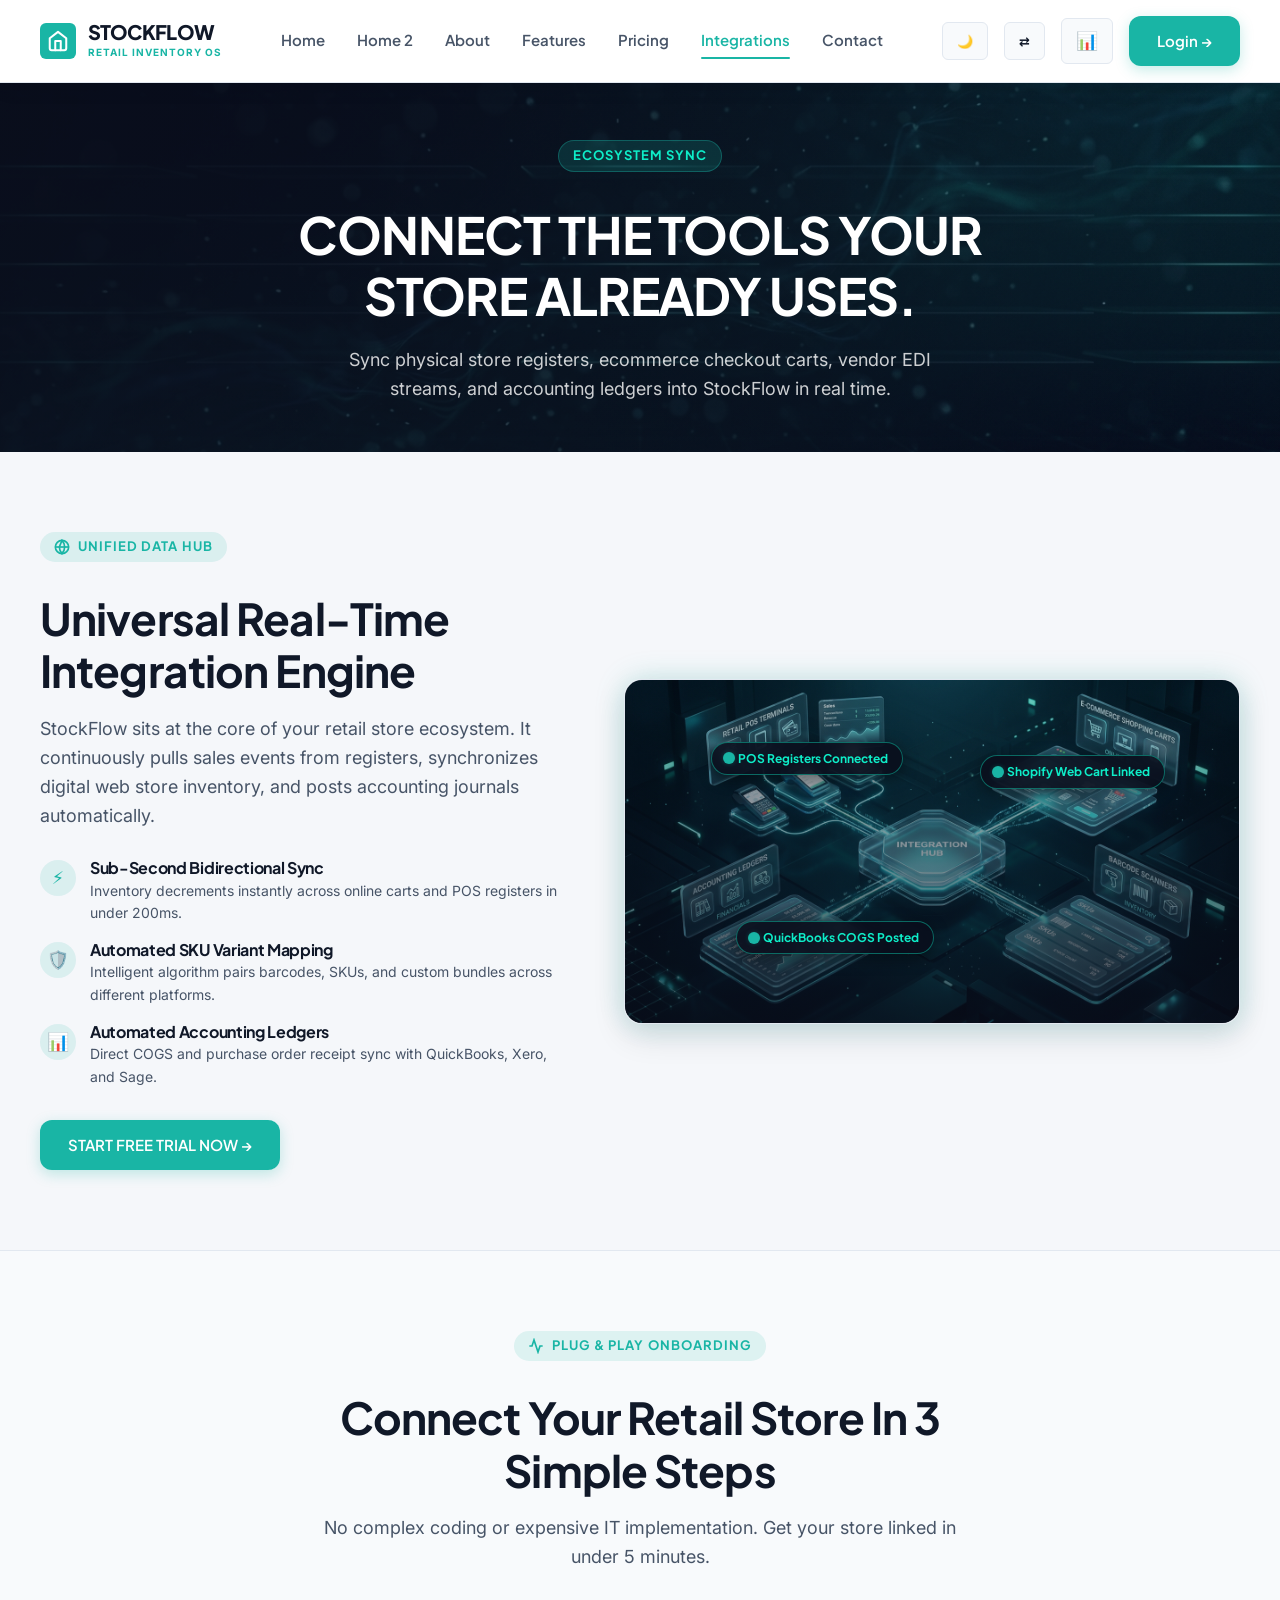
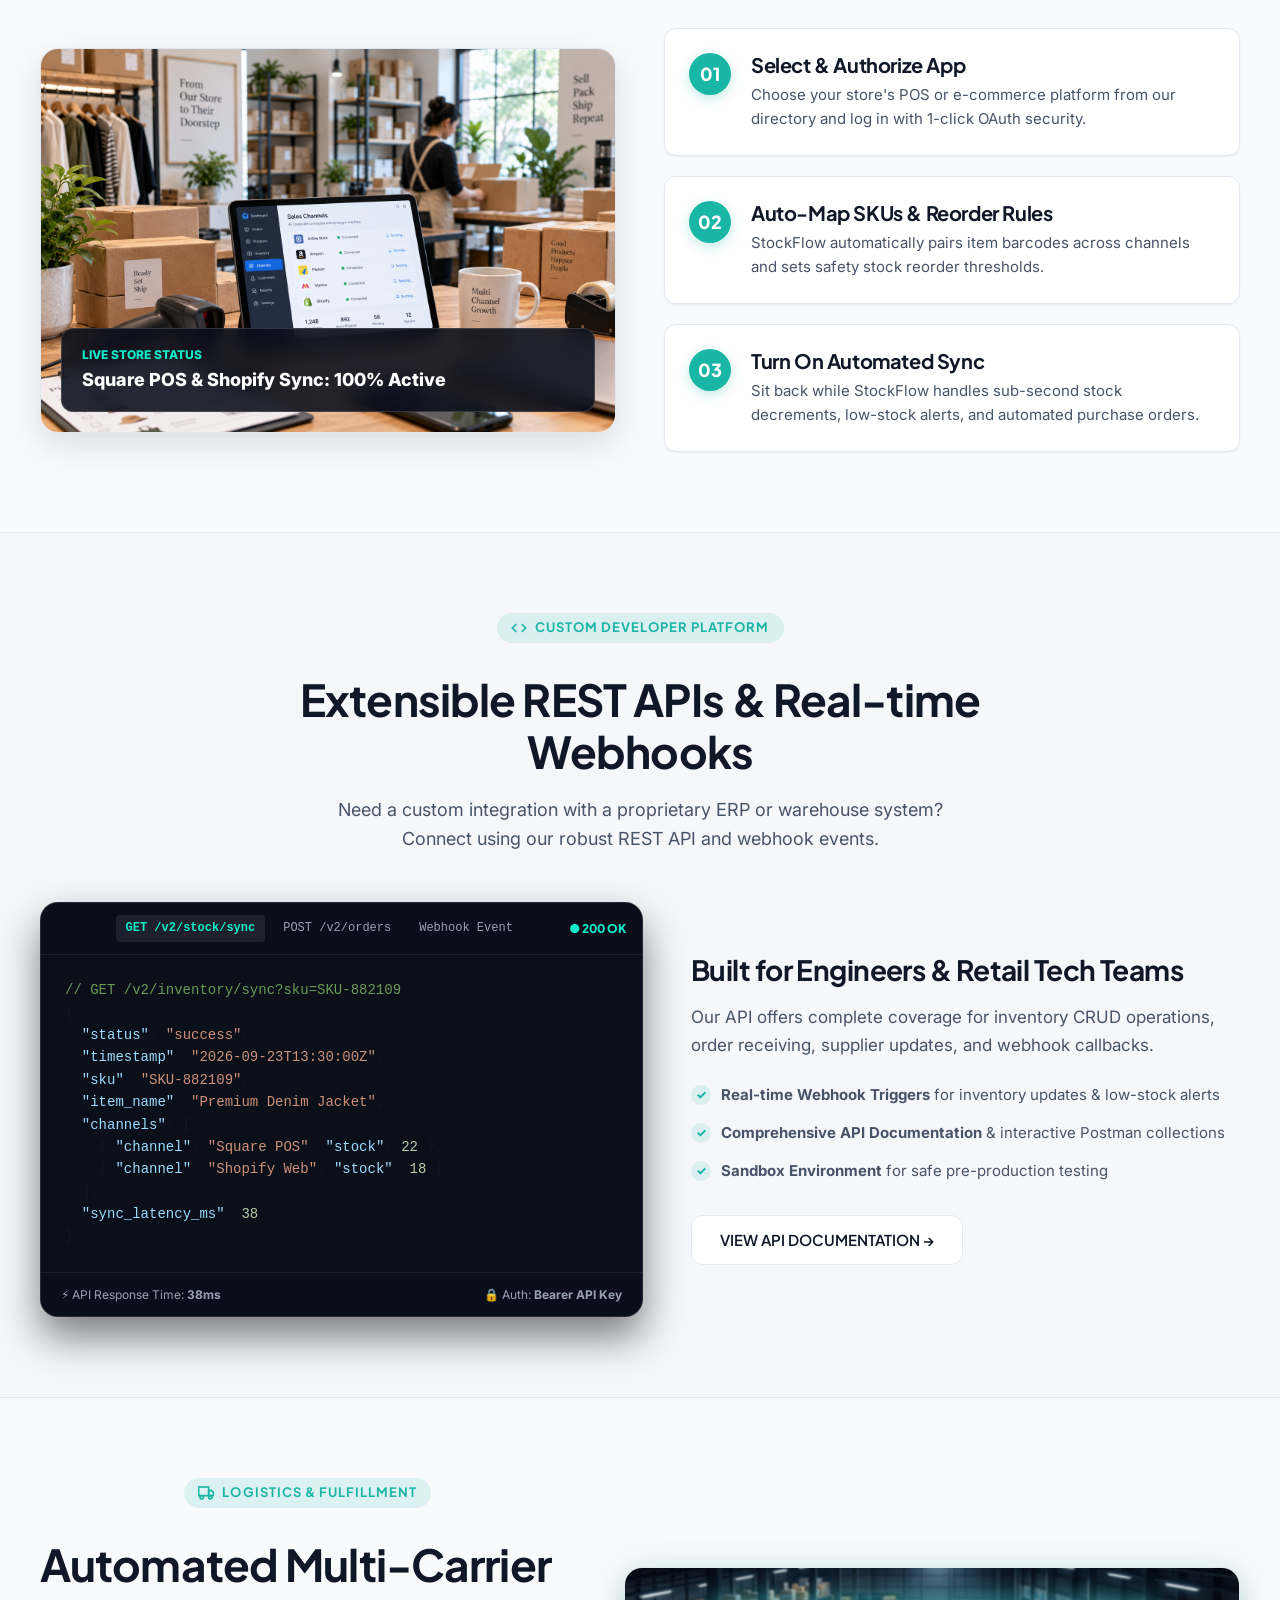
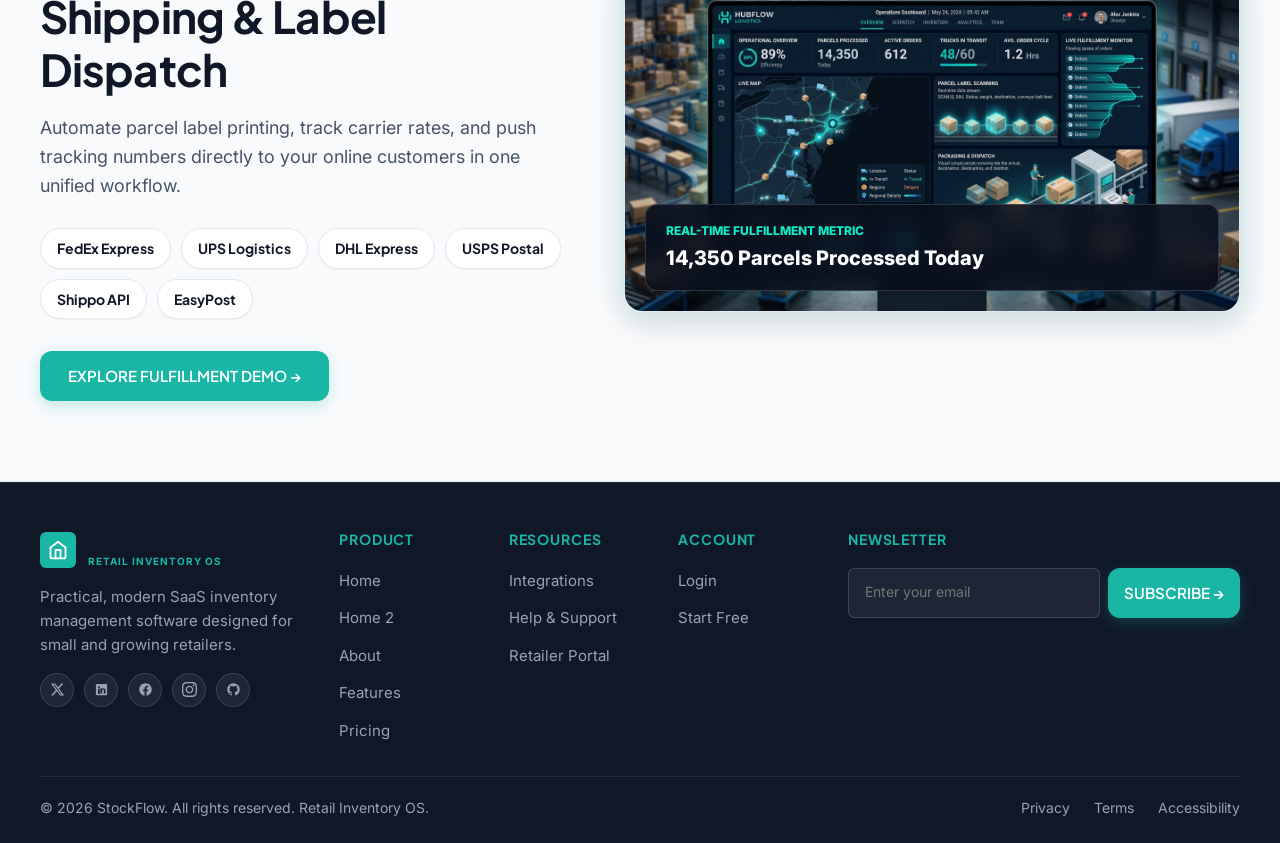
<file: integrations.html>
<!DOCTYPE html>
<html lang="en" data-theme="light" dir="ltr">
<head>
  <meta charset="UTF-8">
  <meta name="viewport" content="width=device-width, initial-scale=1.0">
  <title>Ecosystem Integrations | StockFlow Retail Inventory OS</title>
  <meta name="description" content="Connect StockFlow with POS platforms, e-commerce stores, accounting tools, shipping carriers, and developer APIs for real-time retail inventory sync.">
  <link rel="icon" type="image/svg+xml" href="assets/images/favicon.svg">
  <script>
    (function() {
      function safeGet(key, def) {
        try { return localStorage.getItem(key) || def; } catch(e) { return def; }
      }
      function safeSet(key, val) {
        try { localStorage.setItem(key, val); } catch(e) {}
      }
      window.applyTheme = function(theme) {
        document.documentElement.setAttribute('data-theme', theme);
        safeSet('stockflow_theme', theme);
        var btns = document.querySelectorAll('.js-theme-toggle');
        for(var i=0; i<btns.length; i++) {
          btns[i].innerHTML = theme === 'dark' ? '☀️' : '🌙';
        }
      };
      window.toggleTheme = function() {
        var curr = document.documentElement.getAttribute('data-theme') || 'light';
        window.applyTheme(curr === 'dark' ? 'light' : 'dark');
      };
      window.applyRTL = function(dir) {
        document.documentElement.setAttribute('dir', dir);
        safeSet('stockflow_rtl', dir);
        var btns = document.querySelectorAll('.js-rtl-toggle');
        for(var i=0; i<btns.length; i++) {
          btns[i].innerHTML = '⇄';
        }
      };
      window.toggleRTL = function() {
        var curr = document.documentElement.getAttribute('dir') || 'ltr';
        window.applyRTL(curr === 'rtl' ? 'ltr' : 'rtl');
      };
      window.openMobileMenu = function() {
        var mobileMenu = document.getElementById('mobileMenu');
        if (mobileMenu) {
          mobileMenu.classList.add('active');
          document.body.style.overflow = 'hidden';
        }
      };
      window.closeMobileMenu = function() {
        var mobileMenu = document.getElementById('mobileMenu');
        if (mobileMenu) {
          mobileMenu.classList.remove('active');
          document.body.style.overflow = '';
        }
      };
      window.toggleMobileMenu = function() {
        var mobileMenu = document.getElementById('mobileMenu');
        if (mobileMenu) {
          if (mobileMenu.classList.contains('active')) {
            window.closeMobileMenu();
          } else {
            window.openMobileMenu();
          }
        }
      };
      var initTheme = safeGet('stockflow_theme', 'light');
      var initRTL = safeGet('stockflow_rtl', 'ltr');
      document.documentElement.setAttribute('data-theme', initTheme);
      document.documentElement.setAttribute('dir', initRTL);
    })();
  </script>
  <link rel="stylesheet" href="assets/css/style.css">
</head>
<body>

  <!-- NAVBAR -->
  <header class="navbar">
    <div class="container nav-container">
      <a href="index.html" class="brand-logo" id="navLogo">
        <div class="brand-icon">
          <svg width="22" height="22" viewBox="0 0 24 24" fill="none" stroke="currentColor" stroke-width="2.2" stroke-linecap="round" stroke-linejoin="round">
            <path d="M3 9l9-7 9 7v11a2 2 0 0 1-2 2H5a2 2 0 0 1-2-2z"/>
            <polyline points="9 22 9 12 15 12 15 22"/>
          </svg>
        </div>
        <div class="brand-text">
          <span class="brand-name">STOCKFLOW</span>
          <span class="brand-desc">RETAIL INVENTORY OS</span>
        </div>
      </a>

      <nav>
        <ul class="nav-links">
          <li><a href="index.html" class="nav-link">Home</a></li>
          <li><a href="home-2.html" class="nav-link">Home 2</a></li>
          <li><a href="about.html" class="nav-link">About</a></li>
          <li><a href="features.html" class="nav-link">Features</a></li>
          <li><a href="pricing.html" class="nav-link">Pricing</a></li>
          <li><a href="integrations.html" class="nav-link active">Integrations</a></li>
          <li><a href="contact.html" class="nav-link">Contact</a></li>
        </ul>
      </nav>

      <div class="nav-actions">
        <button class="control-btn js-theme-toggle" id="desktopThemeBtn" title="Toggle Theme" onclick="toggleTheme()">🌙</button>
        <button class="control-btn js-rtl-toggle" id="desktopRTLBtn" title="Toggle RTL" onclick="toggleRTL()">⇄</button>
        <a href="dashboard.html" class="control-btn" title="Dashboard" style="font-size:1.1rem;">📊</a>
        <a href="login.html" class="btn btn-primary">Login →</a>
      </div>

      <button class="hamburger-btn" id="hamburgerBtn" aria-label="Toggle Navigation" onclick="openMobileMenu()">
        <svg width="24" height="24" fill="none" stroke="currentColor" stroke-width="2"><line x1="3" y1="6" x2="21" y2="6"/><line x1="3" y1="12" x2="21" y2="12"/><line x1="3" y1="18" x2="21" y2="18"/></svg>
      </button>
    </div>
  </header>

  <!-- Mobile Drawer -->
  <div class="mobile-menu" id="mobileMenu">
    <div class="mobile-overlay" onclick="closeMobileMenu()"></div>
    <div class="mobile-drawer">
      <div>
        <div class="mobile-drawer-header">
          <div class="brand-logo">
            <div class="brand-icon">
              <svg width="20" height="20" viewBox="0 0 24 24" fill="none" stroke="currentColor" stroke-width="2.2" stroke-linecap="round" stroke-linejoin="round">
                <path d="M3 9l9-7 9 7v11a2 2 0 0 1-2 2H5a2 2 0 0 1-2-2z"/>
                <polyline points="9 22 9 12 15 12 15 22"/>
              </svg>
            </div>
            <div class="brand-text">
              <span class="brand-name">STOCKFLOW</span>
              <span class="brand-desc">RETAIL INVENTORY OS</span>
            </div>
          </div>
          <button type="button" class="mobile-close-btn" id="closeMenuBtn" onclick="closeMobileMenu()">&times;</button>
        </div>
        <ul class="mobile-nav-links">
          <li><a href="index.html" class="mobile-nav-link">Home</a></li>
          <li><a href="home-2.html" class="mobile-nav-link">Home 2</a></li>
          <li><a href="about.html" class="mobile-nav-link">About</a></li>
          <li><a href="features.html" class="mobile-nav-link">Features</a></li>
          <li><a href="pricing.html" class="mobile-nav-link">Pricing</a></li>
          <li><a href="integrations.html" class="mobile-nav-link active">Integrations</a></li>
          <li><a href="contact.html" class="mobile-nav-link">Contact</a></li>
        </ul>
      </div>
      <div>
        <div class="mobile-controls">
          <div class="mobile-controls-row">
            <button class="control-btn js-theme-toggle" style="flex:1;" title="Toggle Theme" onclick="toggleTheme()">🌙</button>
            <button class="control-btn js-rtl-toggle" style="flex:1;" title="Toggle RTL" onclick="toggleRTL()">⇄</button>
            <a href="dashboard.html" class="control-btn" style="flex:1; text-align:center; font-size:1.1rem;" title="Dashboard">📊</a>
          </div>
          <a href="login.html" class="btn btn-primary" style="width: 100%;">Login →</a>
        </div>
      </div>
    </div>
  </div>

  <!-- ==========================================================================
       SECTION 01 — COMPACT INNER HERO WITH BG IMAGE
       ========================================================================== -->
  <section class="section" style="
    background-image: url('assets/img/hero-bg.jpg');
    background-size: cover;
    background-position: center;
    background-repeat: no-repeat;
    position: relative;
    padding-block: 64px 48px;
    overflow: hidden;
  ">
    <div style="
      position: absolute; inset: 0; z-index: 0;
      background:
        linear-gradient(105deg, rgba(10,14,28,0.92) 0%, rgba(10,14,28,0.75) 60%, rgba(10,14,28,0.45) 100%),
        radial-gradient(ellipse 70% 90% at 75% 50%, rgba(25,181,165,0.15) 0%, transparent 70%);
    "></div>

    <div class="container text-center" style="position: relative; z-index: 1; display: flex; flex-direction: column; align-items: center; text-align: center;">
      <span class="eyebrow" style="background: rgba(25,181,165,0.18); border: 1px solid rgba(25,181,165,0.35); color: #0EEDC8; margin-inline: auto;">ECOSYSTEM SYNC</span>
      <h1 class="section-title" style="color: #FFFFFF; font-size: clamp(2.25rem, 4vw, 3.25rem); max-width: 800px; margin-inline: auto; margin-block: 16px 20px; text-align: center;">
        CONNECT THE TOOLS YOUR STORE ALREADY USES.
      </h1>
      <p class="section-desc" style="color: rgba(255,255,255,0.80); max-width: 640px; margin-inline: auto; text-align: center;">
        Sync physical store registers, ecommerce checkout carts, vendor EDI streams, and accounting ledgers into StockFlow in real time.
      </p>
    </div>
  </section>

  <!-- ==========================================================================
       UNIQUE SECTION 01 — UNIFIED DATA HUB ARCHITECTURE (IMAGE & ANIMATED FLOW)
       ========================================================================== -->
  <section class="section" style="background: var(--bg-main); padding-block: 80px; border-bottom: 1px solid var(--border-color);">
    <div class="container">
      <div class="hub-architecture-grid">
        
        <!-- Left Content -->
        <div class="reveal">
          <span class="eyebrow" style="background: var(--teal-light); color: var(--brand-teal);">
            <svg width="16" height="16" viewBox="0 0 24 24" fill="none" stroke="currentColor" stroke-width="2.5"><circle cx="12" cy="12" r="10"/><path d="M12 2a15.3 15.3 0 0 1 4 10 15.3 15.3 0 0 1-4 10 15.3 15.3 0 0 1-4-10z"/><path d="M2 12h20"/></svg>
            UNIFIED DATA HUB
          </span>
          <h2 class="section-title" style="font-size: clamp(2rem, 3.5vw, 2.75rem); margin-block: 14px 18px;">
            Universal Real-Time Integration Engine
          </h2>
          <p class="section-desc" style="margin-bottom: 28px;">
            StockFlow sits at the core of your retail store ecosystem. It continuously pulls sales events from registers, synchronizes digital web store inventory, and posts accounting journals automatically.
          </p>

          <div style="display: flex; flex-direction: column; gap: 16px; margin-bottom: 32px;">
            <div class="hub-feature-item">
              <div class="hub-icon-dot">⚡</div>
              <div>
                <h4 style="font-size: 1rem; font-weight: 700; color: var(--text-primary);">Sub-Second Bidirectional Sync</h4>
                <p style="font-size: 0.875rem; color: var(--text-secondary); margin-top: 2px;">Inventory decrements instantly across online carts and POS registers in under 200ms.</p>
              </div>
            </div>

            <div class="hub-feature-item">
              <div class="hub-icon-dot">🛡️</div>
              <div>
                <h4 style="font-size: 1rem; font-weight: 700; color: var(--text-primary);">Automated SKU Variant Mapping</h4>
                <p style="font-size: 0.875rem; color: var(--text-secondary); margin-top: 2px;">Intelligent algorithm pairs barcodes, SKUs, and custom bundles across different platforms.</p>
              </div>
            </div>

            <div class="hub-feature-item">
              <div class="hub-icon-dot">📊</div>
              <div>
                <h4 style="font-size: 1rem; font-weight: 700; color: var(--text-primary);">Automated Accounting Ledgers</h4>
                <p style="font-size: 0.875rem; color: var(--text-secondary); margin-top: 2px;">Direct COGS and purchase order receipt sync with QuickBooks, Xero, and Sage.</p>
              </div>
            </div>
          </div>

          <a href="pricing.html" class="btn btn-primary">START FREE TRIAL NOW →</a>
        </div>

        <!-- Right Visual Showcase Image Frame -->
        <div class="reveal delay-2">
          <div class="hub-img-frame">
            <img src="assets/img/integration-hub-diagram.jpg" alt="StockFlow Integration Hub Diagram" class="hub-main-img">
            <div class="hub-img-overlay"></div>
            
            <!-- Animated Hotspot Chips -->
            <div class="hub-hotspot hub-hotspot-1" style="top: 18%; left: 14%;">
              <span class="pulse-dot" style="width:6px; height:6px; background:#0EEDC8; border-radius:50%; box-shadow:0 0 6px #0EEDC8;"></span>
              <span>POS Registers Connected</span>
            </div>

            <div class="hub-hotspot hub-hotspot-2" style="top: 22%; right: 12%;">
              <span class="pulse-dot" style="width:6px; height:6px; background:#0EEDC8; border-radius:50%; box-shadow:0 0 6px #0EEDC8;"></span>
              <span>Shopify Web Cart Linked</span>
            </div>

            <div class="hub-hotspot hub-hotspot-3" style="bottom: 20%; left: 18%;">
              <span class="pulse-dot" style="width:6px; height:6px; background:#0EEDC8; border-radius:50%; box-shadow:0 0 6px #0EEDC8;"></span>
              <span>QuickBooks COGS Posted</span>
            </div>
          </div>

        </div>

      </div>
    </div>
  </section>

  <!-- ==========================================================================
       UNIQUE SECTION 02 — INSTANT 3-STEP SETUP WORKFLOW (RETAIL STORE IMAGE)
       ========================================================================== -->
  <section class="section" style="background: var(--bg-surface-elevated); padding-block: 80px; border-bottom: 1px solid var(--border-color);">
    <div class="container">
      <div class="section-header text-center" style="margin-bottom: 56px;">
        <span class="eyebrow" style="background: var(--teal-light); color: var(--brand-teal); margin-inline: auto;">
          <svg width="16" height="16" viewBox="0 0 24 24" fill="none" stroke="currentColor" stroke-width="2.5"><polyline points="22 12 18 12 15 21 9 3 6 12 2 12"/></svg>
          PLUG & PLAY ONBOARDING
        </span>
        <h2 class="section-title" style="font-size: clamp(2rem, 3.5vw, 2.75rem); margin-block: 14px 18px;">
          Connect Your Retail Store In 3 Simple Steps
        </h2>
        <p class="section-desc" style="max-width: 640px; margin-inline: auto;">
          No complex coding or expensive IT implementation. Get your store linked in under 5 minutes.
        </p>
      </div>

      <div class="workflow-split-grid">
        <!-- Left Image Frame -->
        <div class="reveal">
          <div class="workflow-img-card">
            <img src="assets/img/multichannel-hub-store.jpg" onerror="this.onerror=null; this.src='assets/img/retail-store-hero.jpg';" alt="Boutique store floor setup" class="workflow-img">
            <div class="workflow-img-badge">
              <div style="font-size: 0.75rem; color: #0EEDC8; font-weight: 800; text-transform: uppercase;">LIVE STORE STATUS</div>
              <div style="font-size: 1.125rem; font-weight: 800; color: #FFF; margin-top: 2px;">Square POS & Shopify Sync: 100% Active</div>
            </div>
          </div>
        </div>

        <!-- Right Timeline Cards -->
        <div class="workflow-steps-list">
          
          <div class="workflow-step-card reveal delay-1">
            <div class="step-num-badge">01</div>
            <div>
              <h3 style="font-size: 1.25rem; margin-bottom: 6px;">Select & Authorize App</h3>
              <p style="font-size: 0.9375rem; color: var(--text-secondary); line-height: 1.6;">
                Choose your store's POS or e-commerce platform from our directory and log in with 1-click OAuth security.
              </p>
            </div>
          </div>

          <div class="workflow-step-card reveal delay-2">
            <div class="step-num-badge">02</div>
            <div>
              <h3 style="font-size: 1.25rem; margin-bottom: 6px;">Auto-Map SKUs & Reorder Rules</h3>
              <p style="font-size: 0.9375rem; color: var(--text-secondary); line-height: 1.6;">
                StockFlow automatically pairs item barcodes across channels and sets safety stock reorder thresholds.
              </p>
            </div>
          </div>

          <div class="workflow-step-card reveal delay-3">
            <div class="step-num-badge">03</div>
            <div>
              <h3 style="font-size: 1.25rem; margin-bottom: 6px;">Turn On Automated Sync</h3>
              <p style="font-size: 0.9375rem; color: var(--text-secondary); line-height: 1.6;">
                Sit back while StockFlow handles sub-second stock decrements, low-stock alerts, and automated purchase orders.
              </p>
            </div>
          </div>

        </div>
      </div>
    </div>
  </section>

  <!-- ==========================================================================
       UNIQUE SECTION 03 — DEVELOPER REST API & WEBHOOK TERMINAL SHOWCASE
       ========================================================================== -->
  <section class="section" style="background: var(--bg-main); padding-block: 80px; border-bottom: 1px solid var(--border-color);">
    <div class="container">
      <div class="section-header text-center" style="margin-bottom: 48px;">
        <span class="eyebrow" style="background: var(--teal-light); color: var(--brand-teal); margin-inline: auto;">
          <svg width="16" height="16" viewBox="0 0 24 24" fill="none" stroke="currentColor" stroke-width="2.5"><polyline points="16 18 22 12 16 6"/><polyline points="8 6 2 12 8 18"/></svg>
          CUSTOM DEVELOPER PLATFORM
        </span>
        <h2 class="section-title" style="font-size: clamp(2rem, 3.5vw, 2.75rem); margin-block: 14px 18px;">
          Extensible REST APIs & Real-time Webhooks
        </h2>
        <p class="section-desc" style="max-width: 640px; margin-inline: auto;">
          Need a custom integration with a proprietary ERP or warehouse system? Connect using our robust REST API and webhook events.
        </p>
      </div>

      <div class="dev-terminal-grid">
        
        <!-- Left Interactive Terminal Box -->
        <div class="reveal">
          <div class="dev-terminal-frame">
            <div class="terminal-bar">
              <div class="terminal-dots">
                <span class="dot dot-red"></span>
                <span class="dot dot-yellow"></span>
                <span class="dot dot-green"></span>
              </div>
              <div class="terminal-tabs">
                <span class="terminal-tab active">GET /v2/stock/sync</span>
                <span class="terminal-tab">POST /v2/orders</span>
                <span class="terminal-tab">Webhook Event</span>
              </div>
              <span class="terminal-status">● 200 OK</span>
            </div>

            <div class="terminal-body">
<pre><code><span style="color:#6A9955;">// GET /v2/inventory/sync?sku=SKU-882109</span>
{
  <span style="color:#9CDCFE;">"status"</span>: <span style="color:#CE9178;">"success"</span>,
  <span style="color:#9CDCFE;">"timestamp"</span>: <span style="color:#CE9178;">"2026-09-23T13:30:00Z"</span>,
  <span style="color:#9CDCFE;">"sku"</span>: <span style="color:#CE9178;">"SKU-882109"</span>,
  <span style="color:#9CDCFE;">"item_name"</span>: <span style="color:#CE9178;">"Premium Denim Jacket"</span>,
  <span style="color:#9CDCFE;">"channels"</span>: [
    { <span style="color:#9CDCFE;">"channel"</span>: <span style="color:#CE9178;">"Square POS"</span>, <span style="color:#9CDCFE;">"stock"</span>: <span style="color:#B5CEA8;">22</span> },
    { <span style="color:#9CDCFE;">"channel"</span>: <span style="color:#CE9178;">"Shopify Web"</span>, <span style="color:#9CDCFE;">"stock"</span>: <span style="color:#B5CEA8;">18</span> }
  ],
  <span style="color:#9CDCFE;">"sync_latency_ms"</span>: <span style="color:#B5CEA8;">38</span>
}</code></pre>
            </div>

            <div class="terminal-footer">
              <span>⚡ API Response Time: <strong>38ms</strong></span>
              <span>🔒 Auth: <strong>Bearer API Key</strong></span>
            </div>
          </div>
        </div>

        <!-- Right Developer Specs Column -->
        <div class="reveal delay-2" style="display: flex; flex-direction: column; justify-content: center;">
          <h3 style="font-size: 1.75rem; margin-bottom: 16px;">Built for Engineers & Retail Tech Teams</h3>
          <p style="font-size: 1.0625rem; color: var(--text-secondary); line-height: 1.65; margin-bottom: 24px;">
            Our API offers complete coverage for inventory CRUD operations, order receiving, supplier updates, and webhook callbacks.
          </p>

          <ul class="dev-spec-list" style="list-style: none; display: flex; flex-direction: column; gap: 14px; margin-bottom: 32px;">
            <li style="display: flex; align-items: flex-start; gap: 10px; font-size: 0.9375rem; color: var(--text-secondary);">
              <span class="impact-icon" style="flex-shrink: 0; margin-top: 2px;">✓</span>
              <div><strong>Real-time Webhook Triggers</strong> for inventory updates & low-stock alerts</div>
            </li>
            <li style="display: flex; align-items: flex-start; gap: 10px; font-size: 0.9375rem; color: var(--text-secondary);">
              <span class="impact-icon" style="flex-shrink: 0; margin-top: 2px;">✓</span>
              <div><strong>Comprehensive API Documentation</strong> & interactive Postman collections</div>
            </li>
            <li style="display: flex; align-items: flex-start; gap: 10px; font-size: 0.9375rem; color: var(--text-secondary);">
              <span class="impact-icon" style="flex-shrink: 0; margin-top: 2px;">✓</span>
              <div><strong>Sandbox Environment</strong> for safe pre-production testing</div>
            </li>
          </ul>


          <div>
            <a href="contact.html" class="btn btn-secondary">VIEW API DOCUMENTATION →</a>
          </div>
        </div>

      </div>
    </div>
  </section>

  <!-- ==========================================================================
       UNIQUE SECTION 04 — REAL-TIME CARRIER SHIPPING & FULFILLMENT HUB
       ========================================================================== -->
  <section class="section" style="background: var(--bg-surface-elevated); padding-block: 80px; border-bottom: 1px solid var(--border-color);">
    <div class="container">
      <div class="fulfillment-grid">
        
        <!-- Left Content & Carrier Badges -->
        <div class="reveal" style="display: flex; flex-direction: column; justify-content: center;">
          <span class="eyebrow" style="background: var(--teal-light); color: var(--brand-teal);">
            <svg width="16" height="16" viewBox="0 0 24 24" fill="none" stroke="currentColor" stroke-width="2.5"><rect x="1" y="3" width="15" height="13"/><polygon points="16 8 20 8 23 11 23 16 16 16 8"/><circle cx="5.5" cy="18.5" r="2.5"/><circle cx="18.5" cy="18.5" r="2.5"/></svg>
            LOGISTICS & FULFILLMENT
          </span>
          <h2 class="section-title" style="font-size: clamp(2rem, 3.5vw, 2.75rem); margin-block: 14px 18px;">
            Automated Multi-Carrier Shipping & Label Dispatch
          </h2>
          <p class="section-desc" style="margin-bottom: 28px;">
            Automate parcel label printing, track carrier rates, and push tracking numbers directly to your online customers in one unified workflow.
          </p>

          <div style="display: flex; gap: 10px; flex-wrap: wrap; margin-bottom: 32px;">
            <span class="carrier-chip">FedEx Express</span>
            <span class="carrier-chip">UPS Logistics</span>
            <span class="carrier-chip">DHL Express</span>
            <span class="carrier-chip">USPS Postal</span>
            <span class="carrier-chip">Shippo API</span>
            <span class="carrier-chip">EasyPost</span>
          </div>

          <div>
            <a href="dashboard.html" class="btn btn-primary">EXPLORE FULFILLMENT DEMO →</a>
          </div>
        </div>

        <!-- Right Fulfillment Dashboard Image Frame -->
        <div class="reveal delay-2">
          <div class="fulfillment-img-frame">
            <img src="assets/img/shipping-fulfillment-hub.jpg" alt="Shipping Fulfillment Dashboard" class="fulfillment-img">
            
            <div class="fulfillment-stat-overlay">
              <div style="font-size: 0.75rem; color: #0EEDC8; font-weight: 800; text-transform: uppercase;">REAL-TIME FULFILLMENT METRIC</div>
              <div style="font-size: 1.25rem; font-weight: 800; color: #FFF; margin-top: 2px;">14,350 Parcels Processed Today</div>
            </div>
          </div>
        </div>

      </div>
    </div>
  </section>

  <!-- FOOTER -->
  <footer class="footer">
    <div class="container">
      <div class="footer-grid">
        <div class="footer-brand">
          <div class="brand-logo">
            <div class="brand-icon">
              <svg width="20" height="20" viewBox="0 0 24 24" fill="none" stroke="currentColor" stroke-width="2.2" stroke-linecap="round" stroke-linejoin="round">
                <path d="M3 9l9-7 9 7v11a2 2 0 0 1-2 2H5a2 2 0 0 1-2-2z"/>
                <polyline points="9 22 9 12 15 12 15 22"/>
              </svg>
            </div>
            <div class="brand-text">
              <span class="brand-name">STOCKFLOW</span>
              <span class="brand-desc">RETAIL INVENTORY OS</span>
            </div>
          </div>
          <p>Practical, modern SaaS inventory management software designed for small and growing retailers.</p>
          <div class="footer-social-links">
            <a href="#" class="footer-social-icon" aria-label="X (formerly Twitter)" title="X (Twitter)">
              <svg width="15" height="15" viewBox="0 0 24 24" fill="currentColor"><path d="M18.244 2.25h3.308l-7.227 8.26 8.502 11.24H16.17l-5.214-6.817L4.99 21.75H1.68l7.73-8.835L1.254 2.25H8.08l4.713 6.231zm-1.161 17.52h1.833L7.084 4.126H5.117z"/></svg>
            </a>
            <a href="#" class="footer-social-icon" aria-label="LinkedIn" title="LinkedIn">
              <svg width="15" height="15" viewBox="0 0 24 24" fill="currentColor"><path d="M19 3a2 2 0 0 1 2 2v14a2 2 0 0 1-2 2H5a2 2 0 0 1-2-2V5a2 2 0 0 1 2-2h14m-.5 15.5v-5.3a3.26 3.26 0 0 0-3.26-3.26c-.85 0-1.84.52-2.28 1.3v-1.11h-2.79v8.37h2.79v-4.93c0-.77.62-1.4 1.39-1.4a1.4 1.4 0 0 1 1.4 1.4v4.93h2.75M6.46 10.9v8.37H9.25V10.9H6.46M7.86 6.74a1.62 1.62 0 1 0 0 3.24 1.62 1.62 0 0 0 0-3.24z"/></svg>
            </a>
            <a href="#" class="footer-social-icon" aria-label="Facebook" title="Facebook">
              <svg width="15" height="15" viewBox="0 0 24 24" fill="currentColor"><path d="M22 12c0-5.52-4.48-10-10-10S2 6.48 2 12c0 4.99 3.66 9.12 8.44 9.88v-6.99H7.9v-2.89h2.54V9.8c0-2.51 1.49-3.89 3.78-3.89 1.09 0 2.23.19 2.23.19v2.47h-1.26c-1.24 0-1.63.77-1.63 1.56v1.88h2.78l-.45 2.89h-2.33v6.99C18.34 21.12 22 16.99 22 12z"/></svg>
            </a>
            <a href="#" class="footer-social-icon" aria-label="Instagram" title="Instagram">
              <svg width="15" height="15" viewBox="0 0 24 24" fill="currentColor"><path d="M12 2.163c3.204 0 3.584.012 4.85.07 3.252.148 4.771 1.691 4.919 4.919.058 1.265.069 1.645.069 4.849 0 3.205-.012 3.584-.069 4.849-.149 3.225-1.664 4.771-4.919 4.919-1.266.058-1.644.07-4.85.07-3.204 0-3.584-.012-4.849-.07-3.26-.149-4.771-1.699-4.919-4.92-.058-1.265-.07-1.644-.07-4.849 0-3.204.013-3.583.07-4.849.149-3.227 1.664-4.771 4.919-4.919 1.266-.057 1.645-.069 4.849-.069zm0-2.163c-3.259 0-3.667.014-4.947.072-4.358.2-6.78 2.618-6.98 6.98-.059 1.281-.073 1.689-.073 4.948 0 3.259.014 3.668.072 4.948.2 4.358 2.618 6.78 6.98 6.98 1.281.058 1.689.072 4.948.072 3.259 0 3.668-.014 4.948-.072 4.354-.2 6.782-2.618 6.979-6.98.059-1.28.073-1.689.073-4.948 0-3.259-.014-3.667-.072-4.947-.196-4.354-2.617-6.78-6.979-6.98-1.281-.059-1.69-.073-4.949-.073zm0 5.838c-3.403 0-6.162 2.759-6.162 6.162s2.759 6.163 6.162 6.163 6.162-2.759 6.162-6.163c0-3.403-2.759-6.162-6.162-6.162zm0 10.162c-2.209 0-4-1.79-4-4 0-2.209 1.791-4 4-4s4 1.791 4 4c0 2.21-1.791 4-4 4zm6.406-11.845c-.796 0-1.441.645-1.441 1.44s.645 1.44 1.441 1.44c.795 0 1.439-.645 1.439-1.44s-.644-1.44-1.439-1.44z"/></svg>
            </a>
            <a href="#" class="footer-social-icon" aria-label="GitHub" title="GitHub">
              <svg width="15" height="15" viewBox="0 0 24 24" fill="currentColor"><path d="M12 2A10 10 0 0 0 2 12c0 4.42 2.87 8.17 6.84 9.5.5.08.66-.23.66-.5v-1.69c-2.77.6-3.36-1.34-3.36-1.34-.46-1.16-1.11-1.47-1.11-1.47-.91-.62.07-.6.07-.6 1 .07 1.53 1.03 1.53 1.03.87 1.52 2.34 1.07 2.91.83.1-.65.35-1.09.63-1.34-2.22-.25-4.55-1.11-4.55-4.92 0-1.11.38-2 1.03-2.71-.1-.25-.45-1.29.1-2.64 0 0 .84-.27 2.75 1.02.79-.22 1.65-.33 2.5-.33.85 0 1.71.11 2.5.33 1.91-1.29 2.75-1.02 2.75-1.02.55 1.35.2 2.39.1 2.64.65.71 1.03 1.6 1.03 2.71 0 3.82-2.34 4.66-4.57 4.91.36.31.69.92.69 1.85V21c0 .27.16.59.67.5C19.14 20.16 22 16.42 22 12A10 10 0 0 0 12 2z"/></svg>
            </a>
          </div>
        </div>

        <div>
          <h4 class="footer-col-title">PRODUCT</h4>
          <ul class="footer-links">
            <li><a href="index.html">Home</a></li>
            <li><a href="home-2.html">Home 2</a></li>
            <li><a href="about.html">About</a></li>
            <li><a href="features.html">Features</a></li>
            <li><a href="pricing.html">Pricing</a></li>
          </ul>
        </div>

        <div>
          <h4 class="footer-col-title">RESOURCES</h4>
          <ul class="footer-links">
            <li><a href="integrations.html">Integrations</a></li>
            <li><a href="dashboard.html#help">Help & Support</a></li>
            <li><a href="login.html">Retailer Portal</a></li>
          </ul>
        </div>

        <div>
          <h4 class="footer-col-title">ACCOUNT</h4>
          <ul class="footer-links">
            <li><a href="login.html">Login</a></li>
            <li><a href="pricing.html">Start Free</a></li>
          </ul>
        </div>

        <div>
          <h4 class="footer-col-title">NEWSLETTER</h4>
          <form class="newsletter-form">
            <input type="email" placeholder="Enter your email" class="newsletter-input" required>
            <button type="submit" class="btn btn-primary" style="padding: 10px 16px;">SUBSCRIBE →</button>
          </form>
        </div>
      </div>
      <div class="footer-bottom">
        <div>© 2026 StockFlow. All rights reserved. Retail Inventory OS.</div>
        <div class="footer-bottom-links">
          <a href="#">Privacy</a><a href="#">Terms</a><a href="#">Accessibility</a>
        </div>
      </div>
    </div>
  </footer>

  <!-- BACK TO TOP BUTTON -->
  <button class="back-to-top" id="backToTopBtn" aria-label="Back to top" title="Back to top">
    <svg width="20" height="20" viewBox="0 0 24 24" fill="none" stroke="currentColor" stroke-width="2.5" stroke-linecap="round" stroke-linejoin="round">
      <polyline points="18 15 12 9 6 15"></polyline>
    </svg>
  </button>

  <script src="assets/js/main.js"></script>
</body>
</html>
</file>
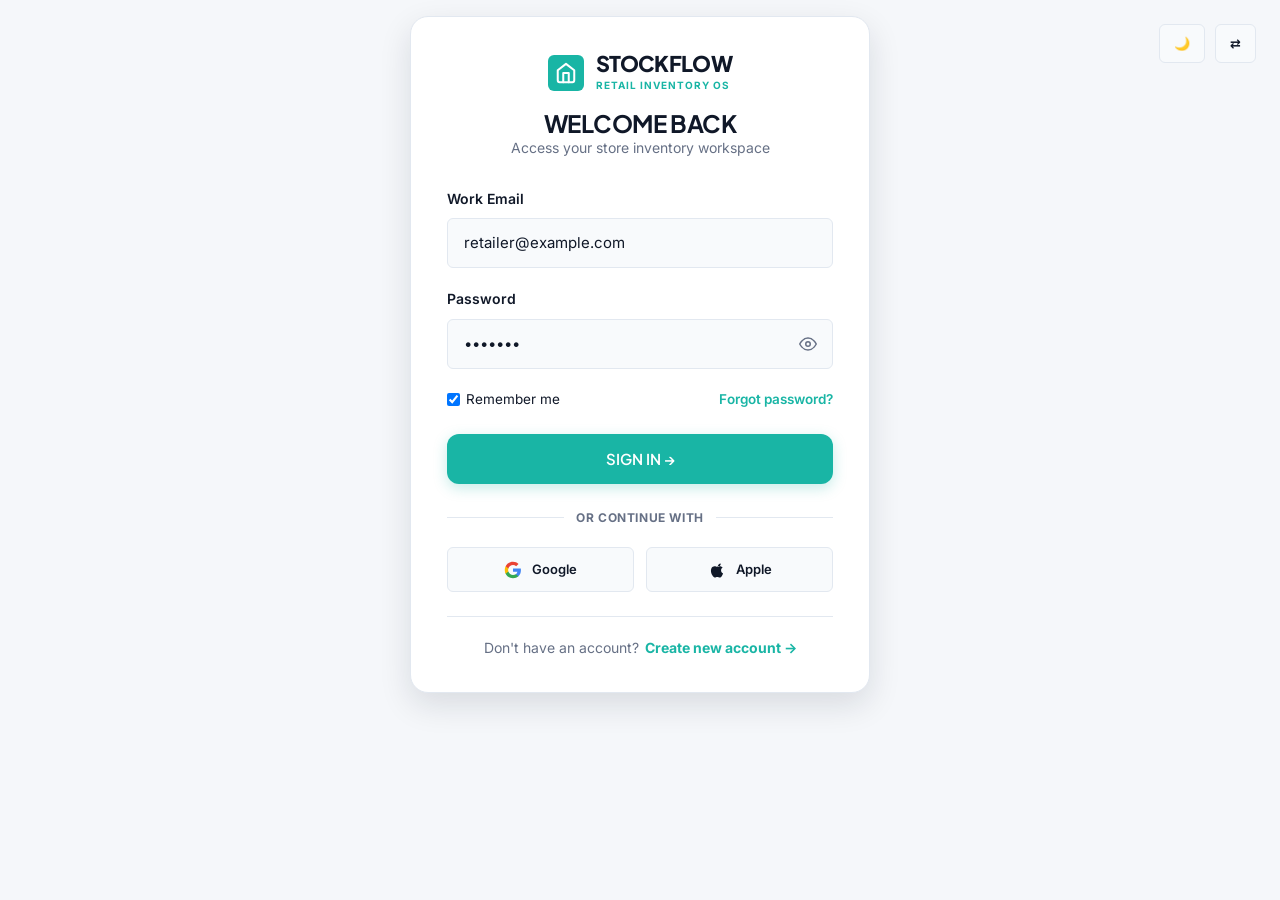
<file: login.html>
<!DOCTYPE html>
<html lang="en" data-theme="light" dir="ltr">
<head>
  <meta charset="UTF-8">
  <meta name="viewport" content="width=device-width, initial-scale=1.0">
  <title>Retailer Login | StockFlow</title>
  <meta name="description" content="Sign in to your StockFlow Retail Inventory OS dashboard to manage stock, purchase orders, and store analytics.">
  <link rel="icon" type="image/svg+xml" href="assets/images/favicon.svg">
  <script>
    (function() {
      function safeGet(key, def) {
        try { return localStorage.getItem(key) || def; } catch(e) { return def; }
      }
      function safeSet(key, val) {
        try { localStorage.setItem(key, val); } catch(e) {}
      }
      window.applyTheme = function(theme) {
        document.documentElement.setAttribute('data-theme', theme);
        safeSet('stockflow_theme', theme);
        var btns = document.querySelectorAll('.js-theme-toggle');
        for(var i=0; i<btns.length; i++) {
          btns[i].innerHTML = theme === 'dark' ? '☀️' : '🌙';
        }
      };
      window.toggleTheme = function() {
        var curr = document.documentElement.getAttribute('data-theme') || 'light';
        window.applyTheme(curr === 'dark' ? 'light' : 'dark');
      };
      window.applyRTL = function(dir) {
        document.documentElement.setAttribute('dir', dir);
        safeSet('stockflow_rtl', dir);
        var btns = document.querySelectorAll('.js-rtl-toggle');
        for(var i=0; i<btns.length; i++) {
          btns[i].innerHTML = '⇄';
        }
      };
      window.toggleRTL = function() {
        var curr = document.documentElement.getAttribute('dir') || 'ltr';
        window.applyRTL(curr === 'rtl' ? 'ltr' : 'rtl');
      };
      var initTheme = safeGet('stockflow_theme', 'light');
      var initRTL = safeGet('stockflow_rtl', 'ltr');
      document.documentElement.setAttribute('data-theme', initTheme);
      document.documentElement.setAttribute('dir', initRTL);
    })();
  </script>
  <link rel="stylesheet" href="assets/css/style.css">
</head>
<body class="login-page-wrapper">

  <div class="login-container">
    <!-- Top Controls Row Above Card -->
    <div class="login-top-controls">
      <button class="control-btn js-theme-toggle" id="loginThemeBtn" title="Toggle Theme" onclick="toggleTheme()">🌙</button>
      <button class="control-btn js-rtl-toggle" id="loginRTLBtn" title="Toggle RTL" onclick="toggleRTL()">⇄</button>
    </div>

    <!-- Centered Login Card -->
    <div class="login-card">
      <div style="text-align: center; margin-bottom: 28px;">
        <a href="index.html" class="brand-logo" style="justify-content: center; margin-bottom: 12px;">
          <div class="brand-icon" style="background: var(--brand-teal);">
            <svg width="22" height="22" viewBox="0 0 24 24" fill="none" stroke="currentColor" stroke-width="2.2" stroke-linecap="round" stroke-linejoin="round">
              <path d="M3 9l9-7 9 7v11a2 2 0 0 1-2 2H5a2 2 0 0 1-2-2z"/>
              <polyline points="9 22 9 12 15 12 15 22"/>
            </svg>
          </div>
          <div class="brand-text" style="text-align: start;">
            <span class="brand-name" style="color: var(--text-primary); font-size: 1.35rem;">STOCKFLOW</span>
            <span class="brand-desc" style="color: var(--brand-teal);">RETAIL INVENTORY OS</span>
          </div>
        </a>

        <h2 style="font-size: 1.5rem; margin-top: 16px;">WELCOME BACK</h2>
        <p style="font-size: 0.875rem; color: var(--text-muted);">Access your store inventory workspace</p>
      </div>

      <!-- Inline Error Box -->
      <div id="loginError" style="display: none; background: rgba(239, 68, 68, 0.1); border: 1px solid rgba(239, 68, 68, 0.3); color: #EF4444; padding: 12px; border-radius: var(--radius-sm); font-size: 0.84375rem; margin-bottom: 16px; text-align: center;"></div>

      <form id="loginForm">
        <div class="form-group">
          <label for="loginEmail" class="form-label">Work Email</label>
          <input type="email" id="loginEmail" class="form-input" placeholder="retailer@example.com" value="retailer@example.com" required>
        </div>

        <div class="form-group">
          <label for="loginPassword" class="form-label">Password</label>
          <div class="password-input-wrapper">
            <input type="password" id="loginPassword" class="form-input" placeholder="••••••••" value="demo123" required>
            <button type="button" class="password-toggle-btn" id="togglePasswordBtn" title="Toggle Password Visibility" aria-label="Toggle password visibility">
              <svg class="eye-icon eye-open" width="18" height="18" viewBox="0 0 24 24" fill="none" stroke="currentColor" stroke-width="2" stroke-linecap="round" stroke-linejoin="round"><path d="M1 12s4-8 11-8 11 8 11 8-4 8-11 8-11-8-11-8z"/><circle cx="12" cy="12" r="3"/></svg>
              <svg class="eye-icon eye-closed" width="18" height="18" viewBox="0 0 24 24" fill="none" stroke="currentColor" stroke-width="2" stroke-linecap="round" stroke-linejoin="round" style="display:none;"><path d="M17.94 17.94A10.07 10.07 0 0 1 12 20c-7 0-11-8-11-8a18.45 18.45 0 0 1 5.06-5.94M9.9 4.24A9.12 9.12 0 0 1 12 4c7 0 11 8 11 8a18.5 18.5 0 0 1-2.16 3.19m-6.72-1.07a3 3 0 1 1-4.24-4.24"/><line x1="1" y1="1" x2="23" y2="23"/></svg>
            </button>
          </div>
        </div>

        <div style="display: flex; justify-content: space-between; align-items: center; margin-bottom: 24px; font-size: 0.84375rem;">
          <label style="display: flex; align-items: center; gap: 6px; cursor: pointer;">
            <input type="checkbox" id="rememberMe" checked>
            <span>Remember me</span>
          </label>
          <a href="#" id="forgotPasswordLink">Forgot password?</a>
        </div>

        <button type="submit" class="btn btn-primary" style="width: 100%; justify-content: center; padding: 14px;">SIGN IN →</button>
      </form>

      <!-- Social Login Divider & CTAs -->
      <div class="social-login-divider">
        <span>OR CONTINUE WITH</span>
      </div>

      <div class="social-login-grid">
        <button type="button" class="btn-social btn-google" onclick="alert('Google Sign-In simulation')">
          <svg width="18" height="18" viewBox="0 0 24 24"><path fill="#4285F4" d="M22.56 12.25c0-.78-.07-1.53-.2-2.25H12v4.26h5.92c-.26 1.37-1.04 2.53-2.21 3.31v2.77h3.57c2.08-1.92 3.28-4.74 3.28-8.09z"/><path fill="#34A853" d="M12 23c2.97 0 5.46-.98 7.28-2.66l-3.57-2.77c-.98.66-2.23 1.06-3.71 1.06-2.86 0-5.29-1.93-6.16-4.53H2.18v2.84C3.99 20.53 7.7 23 12 23z"/><path fill="#FBBC05" d="M5.84 14.1c-.22-.66-.35-1.36-.35-2.1s.13-1.44.35-2.1V7.06H2.18C1.43 8.55 1 10.22 1 12s.43 3.45 1.18 4.94l2.85-2.22.81-.62z"/><path fill="#EA4335" d="M12 5.38c1.62 0 3.06.56 4.21 1.64l3.15-3.15C17.45 2.09 14.97 1 12 1 7.7 1 3.99 3.47 2.18 7.06l3.66 2.84c.87-2.6 3.3-4.52 6.16-4.52z"/></svg>
          <span>Google</span>
        </button>

        <button type="button" class="btn-social btn-apple" onclick="alert('Apple Sign-In simulation')">
          <svg width="18" height="18" viewBox="0 0 24 24" fill="currentColor"><path d="M18.71 19.5c-.83 1.24-1.71 2.45-3.05 2.47-1.34.03-1.77-.79-3.29-.79-1.53 0-2 .77-3.27.82-1.31.05-2.3-1.32-3.14-2.53C4.25 17 2.94 12.45 4.7 9.39c.87-1.52 2.43-2.48 4.12-2.51 1.28-.02 2.5.87 3.29.87.78 0 2.26-1.07 3.81-.91.65.03 2.47.26 3.64 1.98-.09.06-2.17 1.28-2.15 3.81.03 3.02 2.65 4.03 2.68 4.04-.03.07-.42 1.44-1.38 2.83M15.97 6.32c.67-.82 1.12-1.96.99-3.1-.96.04-2.13.64-2.82 1.44-.61.71-1.15 1.88-1.01 3 .01 0 .04.01.07.01 1.08 0 2.17-.57 2.77-1.35z"/></svg>
          <span>Apple</span>
        </button>
      </div>

      <!-- Create Account Footer CTA -->
      <div class="signup-footer-cta">
        <span>Don't have an account?</span>
        <a href="register.html" class="signup-link">Create new account →</a>
      </div>
    </div>
  </div>

  <script src="assets/js/main.js"></script>
  <script>
    // Password Visibility Eye Toggle Handler
    document.addEventListener('DOMContentLoaded', () => {
      const togglePasswordBtn = document.getElementById('togglePasswordBtn');
      const passwordInput = document.getElementById('loginPassword');
      if (togglePasswordBtn && passwordInput) {
        togglePasswordBtn.addEventListener('click', () => {
          const isPassword = passwordInput.getAttribute('type') === 'password';
          passwordInput.setAttribute('type', isPassword ? 'text' : 'password');
          const eyeOpen = togglePasswordBtn.querySelector('.eye-open');
          const eyeClosed = togglePasswordBtn.querySelector('.eye-closed');
          if (eyeOpen && eyeClosed) {
            eyeOpen.style.display = isPassword ? 'none' : 'block';
            eyeClosed.style.display = isPassword ? 'block' : 'none';
          }
        });
      }
    });
  </script>
</body>
</html>
</file>
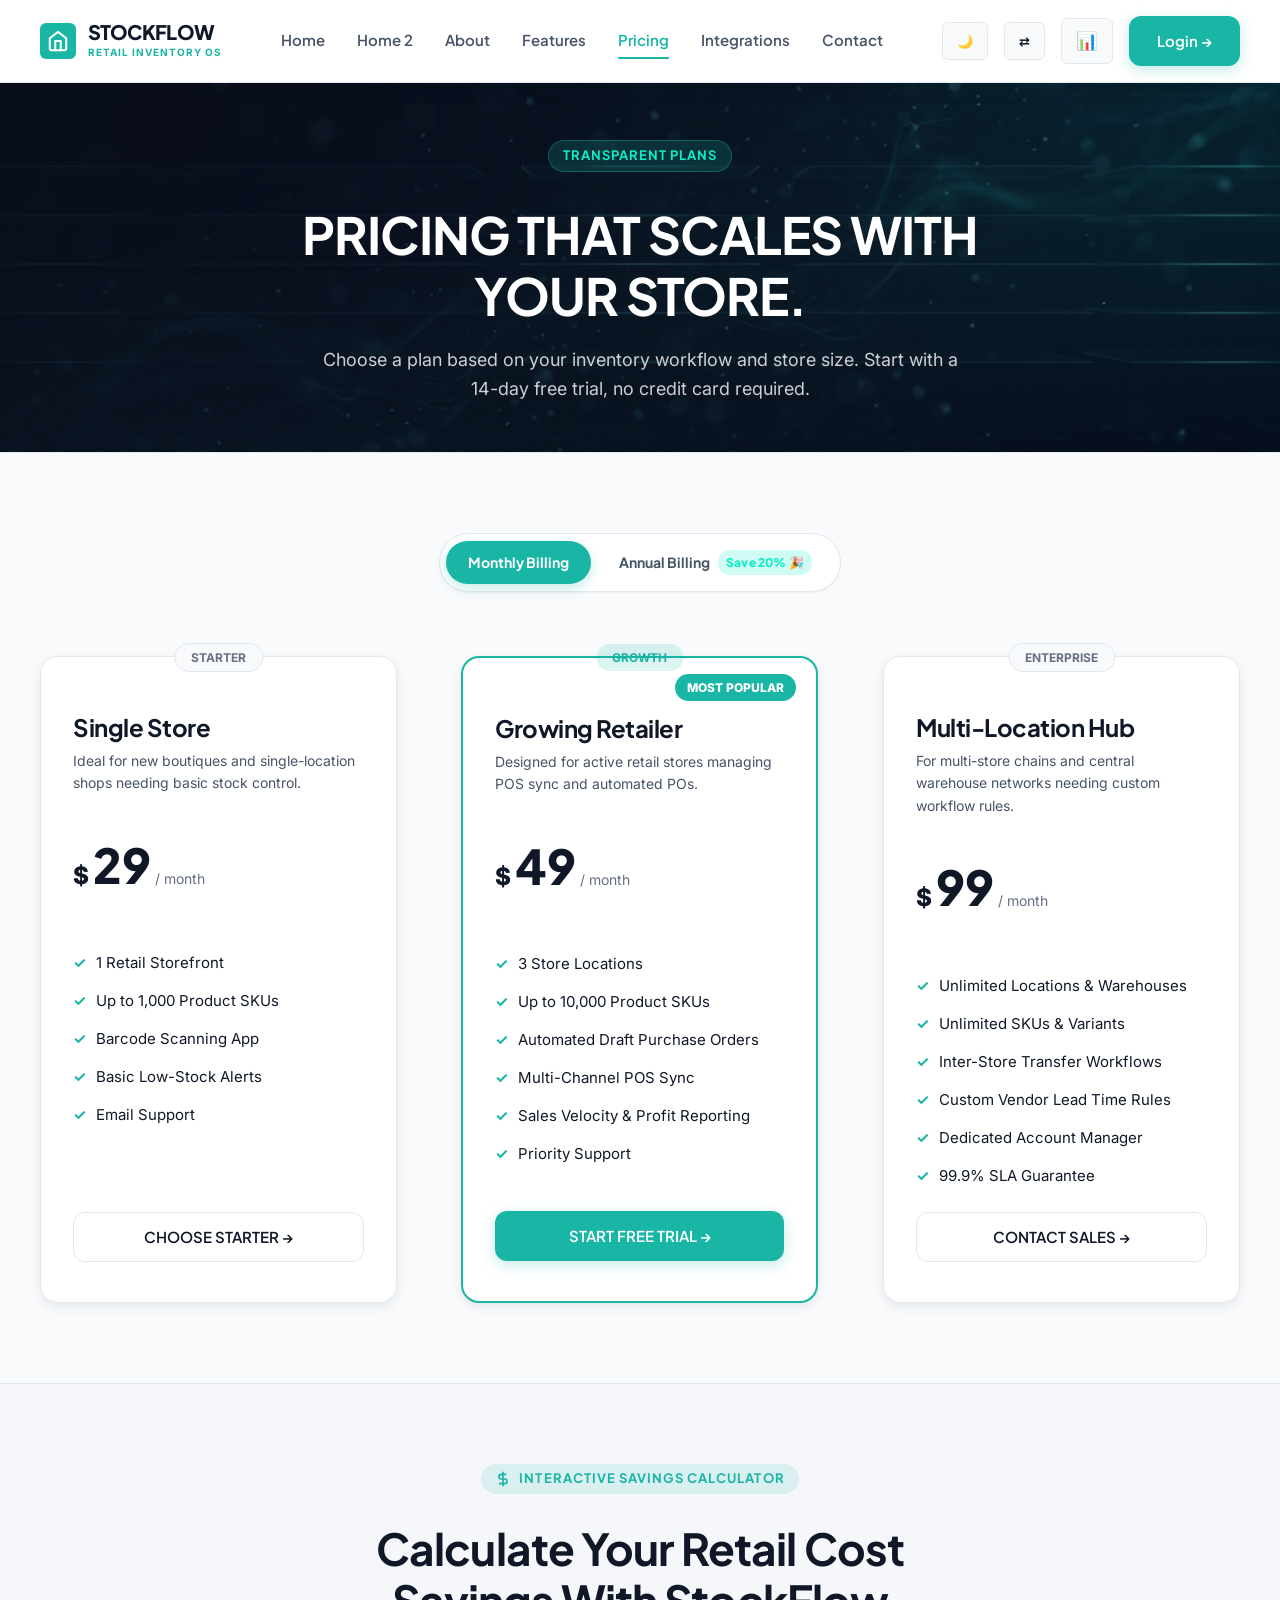
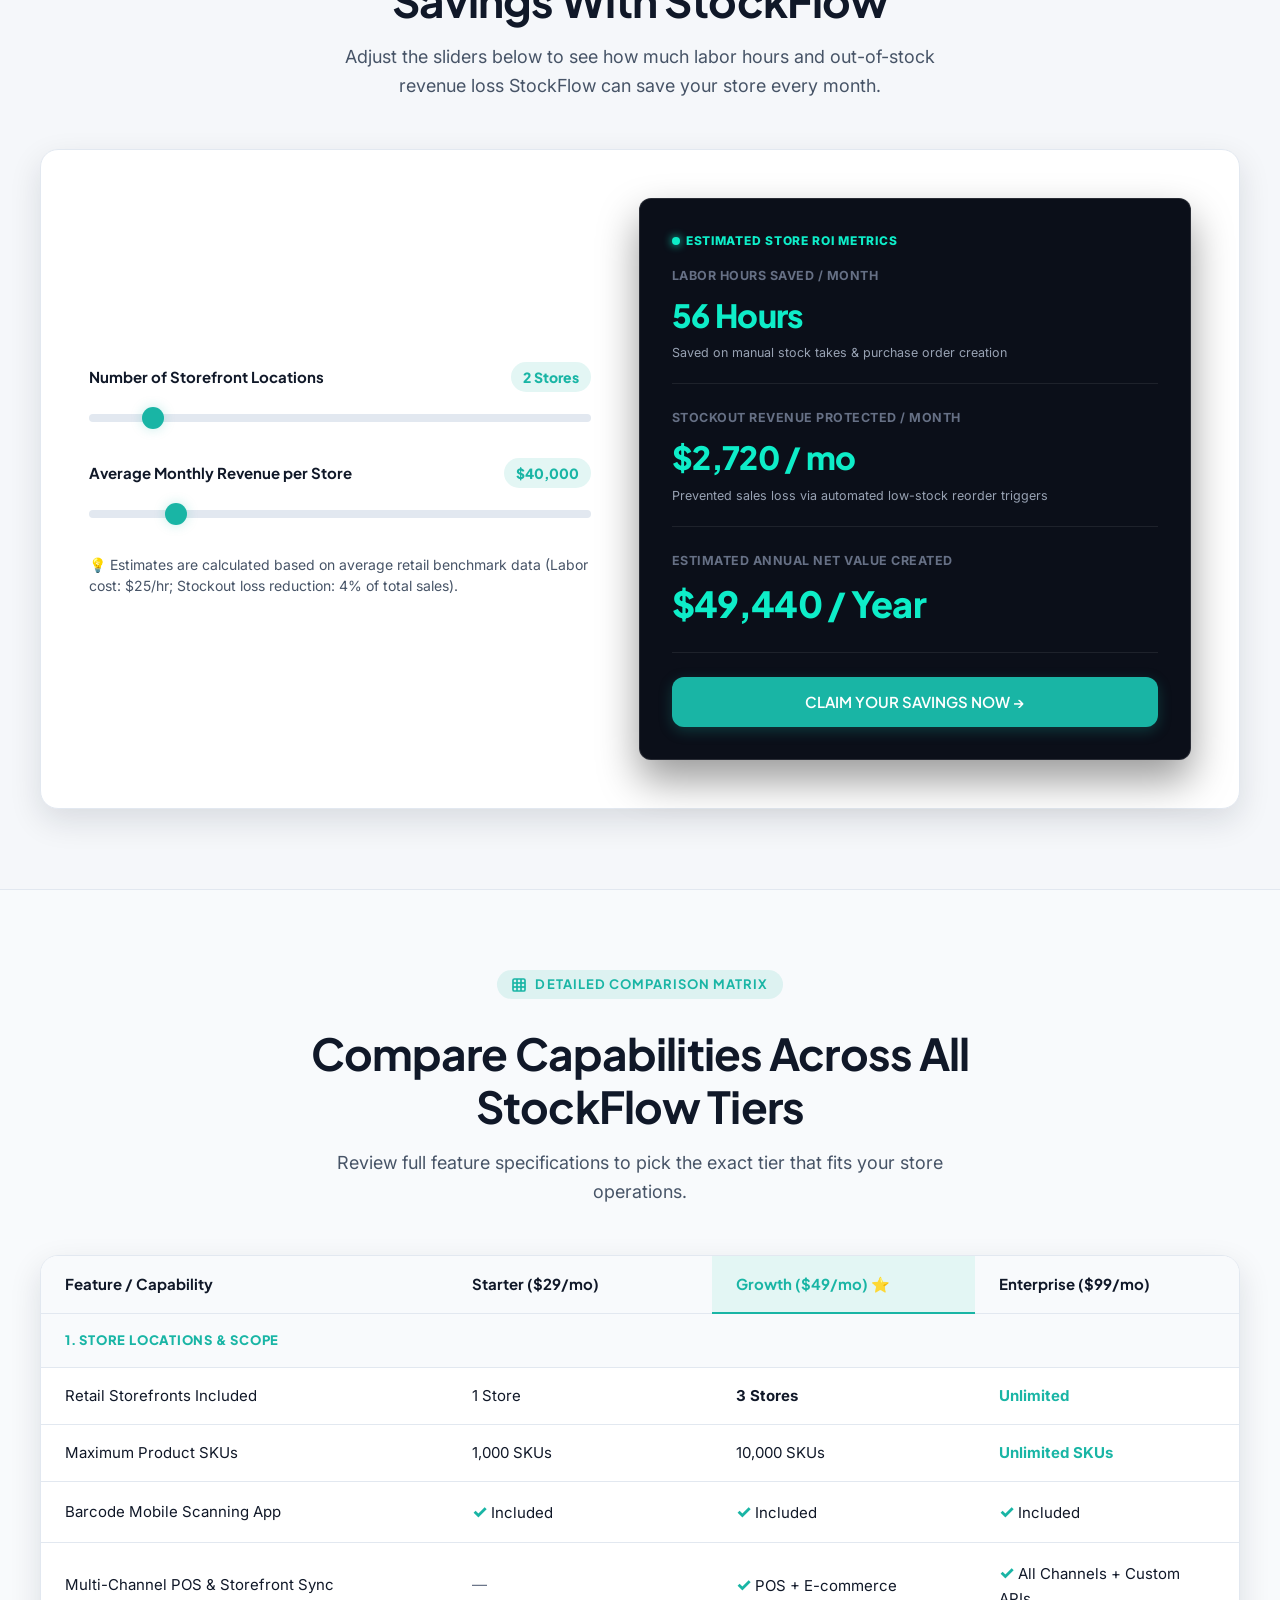
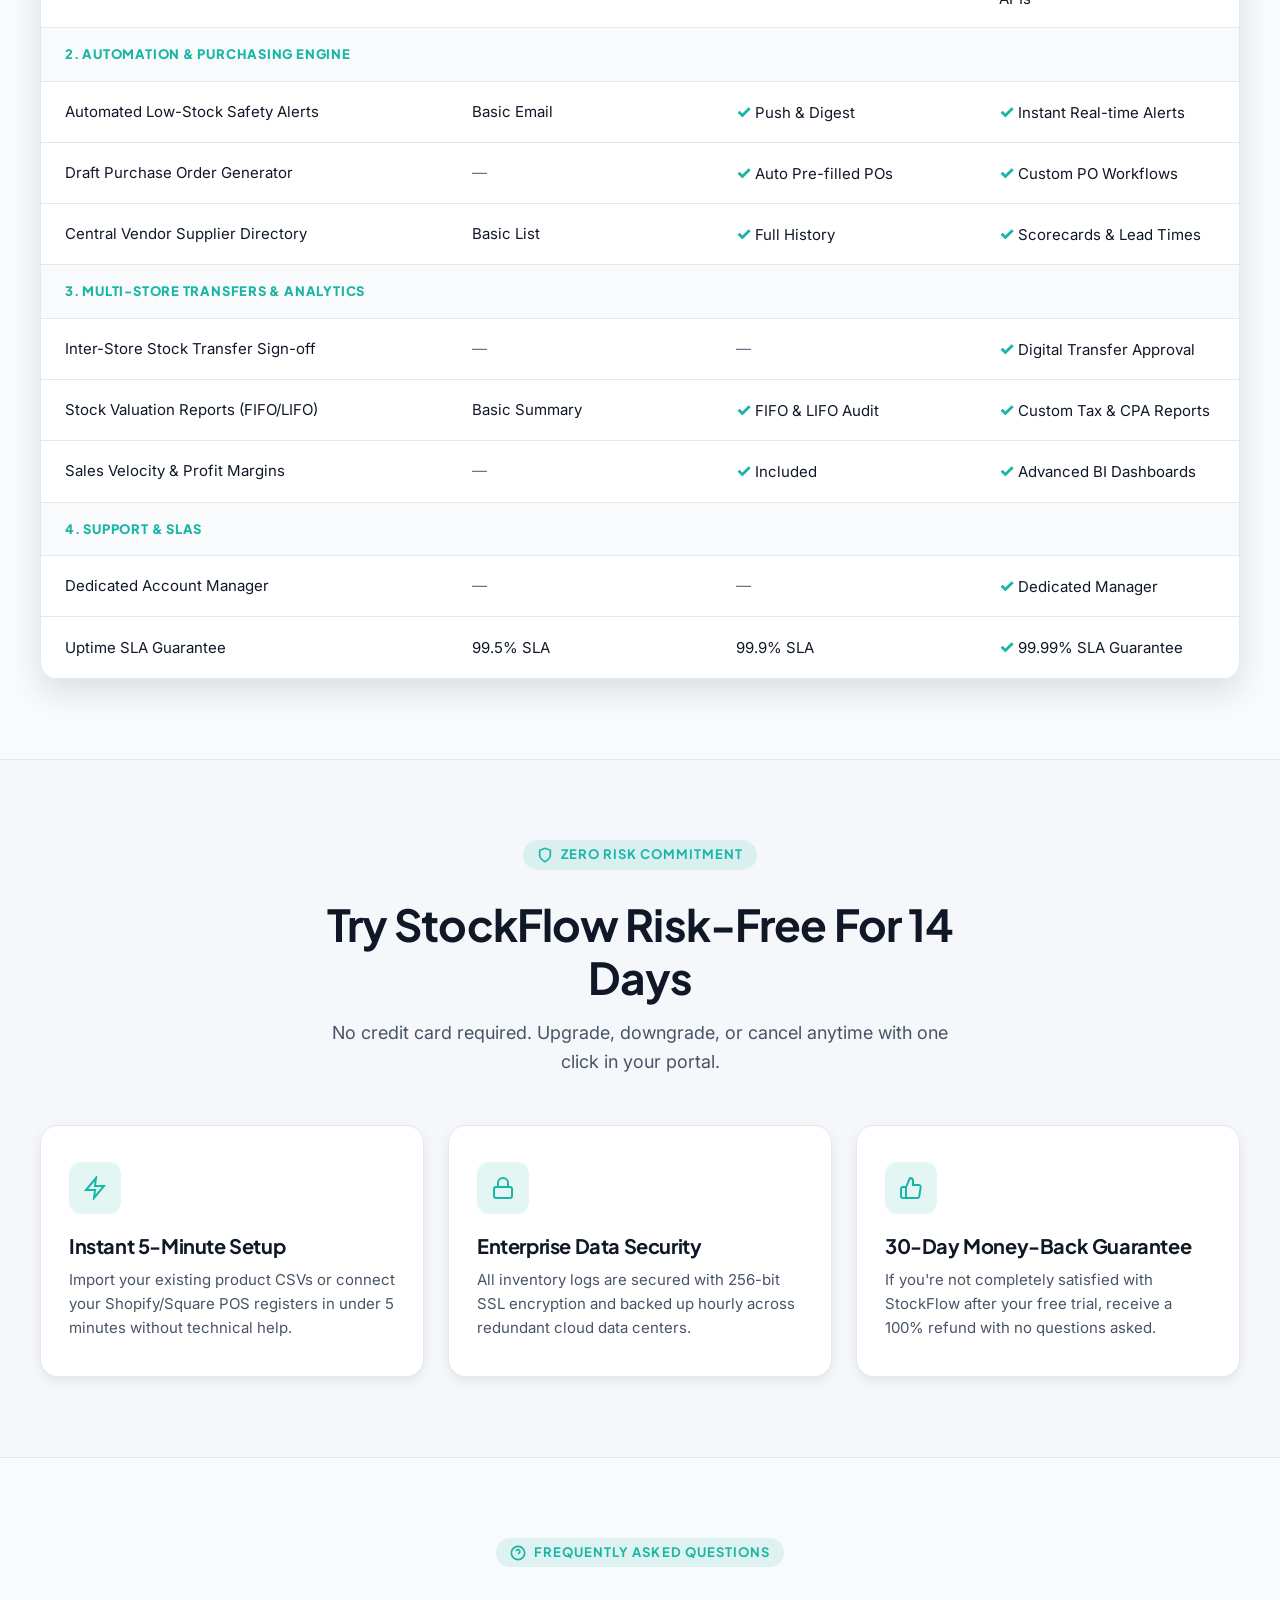
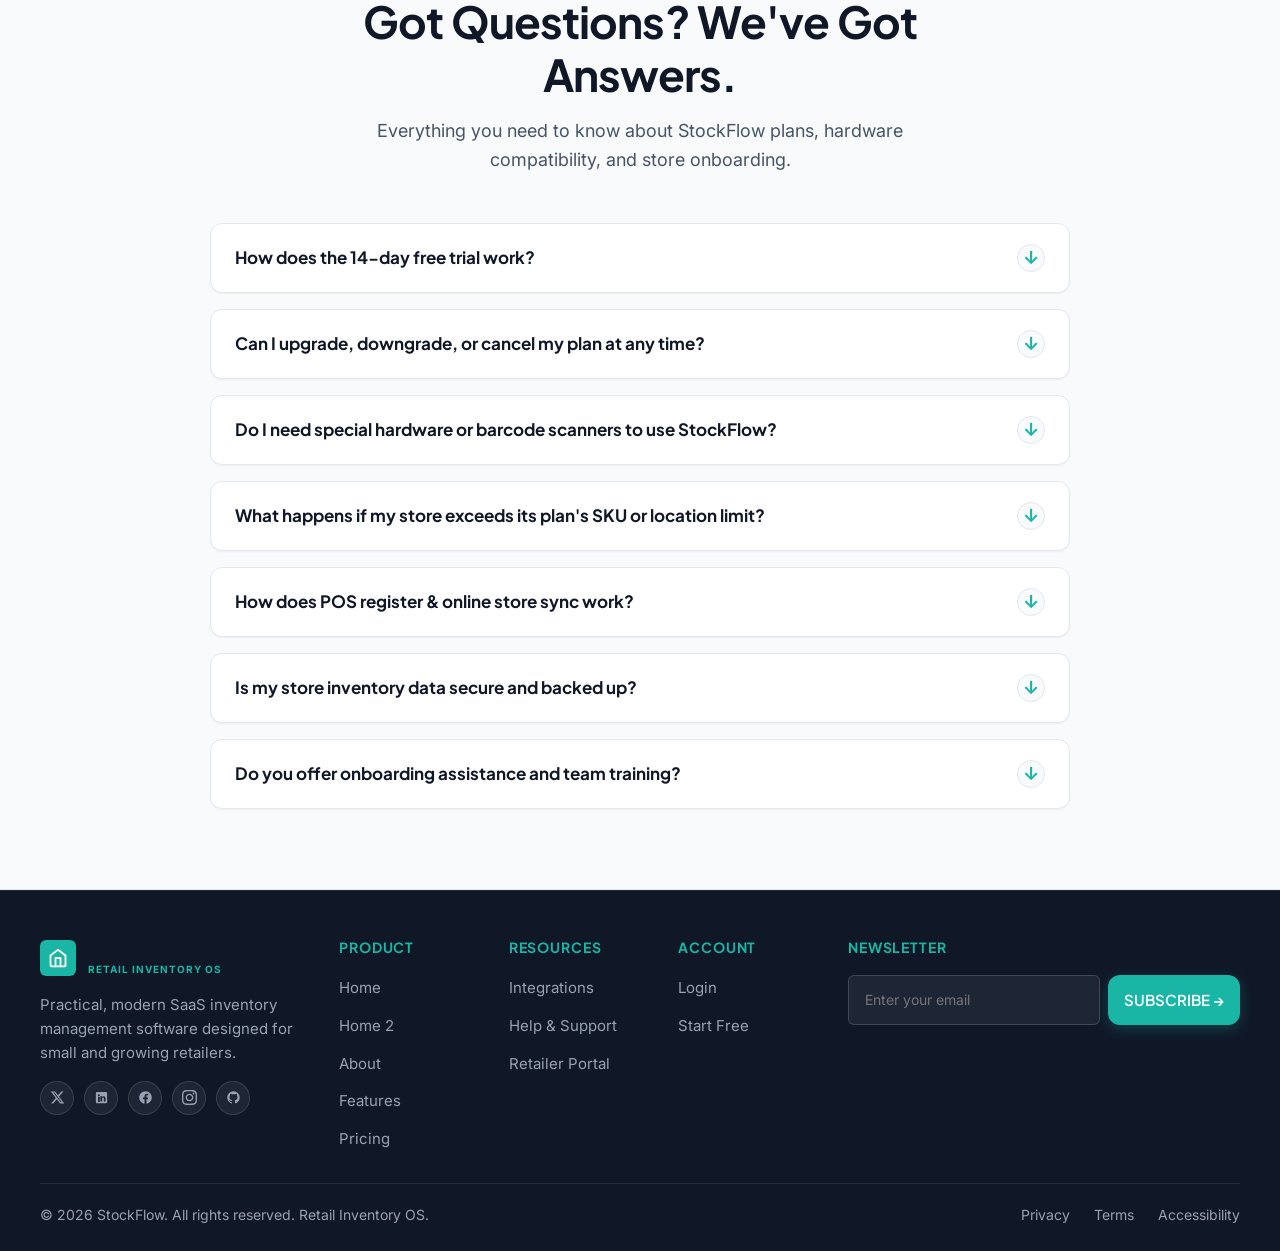
<file: pricing.html>
<!DOCTYPE html>
<html lang="en" data-theme="light" dir="ltr">
<head>
  <meta charset="UTF-8">
  <meta name="viewport" content="width=device-width, initial-scale=1.0">
  <title>Pricing Plans & ROI Calculator | StockFlow Retail Inventory OS</title>
  <meta name="description" content="Simple, transparent pricing for growing retail stores. Choose Starter, Growth, or Multi-Store Enterprise inventory plans with no hidden fees and a 14-day free trial.">
  <link rel="icon" type="image/svg+xml" href="assets/images/favicon.svg">
  <script>
    (function() {
      function safeGet(key, def) {
        try { return localStorage.getItem(key) || def; } catch(e) { return def; }
      }
      function safeSet(key, val) {
        try { localStorage.setItem(key, val); } catch(e) {}
      }
      window.applyTheme = function(theme) {
        document.documentElement.setAttribute('data-theme', theme);
        safeSet('stockflow_theme', theme);
        var btns = document.querySelectorAll('.js-theme-toggle');
        for(var i=0; i<btns.length; i++) {
          btns[i].innerHTML = theme === 'dark' ? '☀️' : '🌙';
        }
      };
      window.toggleTheme = function() {
        var curr = document.documentElement.getAttribute('data-theme') || 'light';
        window.applyTheme(curr === 'dark' ? 'light' : 'dark');
      };
      window.applyRTL = function(dir) {
        document.documentElement.setAttribute('dir', dir);
        safeSet('stockflow_rtl', dir);
        var btns = document.querySelectorAll('.js-rtl-toggle');
        for(var i=0; i<btns.length; i++) {
          btns[i].innerHTML = '⇄';
        }
      };
      window.toggleRTL = function() {
        var curr = document.documentElement.getAttribute('dir') || 'ltr';
        window.applyRTL(curr === 'rtl' ? 'ltr' : 'rtl');
      };
      window.openMobileMenu = function() {
        var mobileMenu = document.getElementById('mobileMenu');
        if (mobileMenu) {
          mobileMenu.classList.add('active');
          document.body.style.overflow = 'hidden';
        }
      };
      window.closeMobileMenu = function() {
        var mobileMenu = document.getElementById('mobileMenu');
        if (mobileMenu) {
          mobileMenu.classList.remove('active');
          document.body.style.overflow = '';
        }
      };
      window.toggleMobileMenu = function() {
        var mobileMenu = document.getElementById('mobileMenu');
        if (mobileMenu) {
          if (mobileMenu.classList.contains('active')) {
            window.closeMobileMenu();
          } else {
            window.openMobileMenu();
          }
        }
      };
      var initTheme = safeGet('stockflow_theme', 'light');
      var initRTL = safeGet('stockflow_rtl', 'ltr');
      document.documentElement.setAttribute('data-theme', initTheme);
      document.documentElement.setAttribute('dir', initRTL);
    })();
  </script>
  <link rel="stylesheet" href="assets/css/style.css">
</head>
<body>

  <!-- NAVBAR -->
  <header class="navbar">
    <div class="container nav-container">
      <a href="index.html" class="brand-logo" id="navLogo">
        <div class="brand-icon">
          <svg width="22" height="22" viewBox="0 0 24 24" fill="none" stroke="currentColor" stroke-width="2.2" stroke-linecap="round" stroke-linejoin="round">
            <path d="M3 9l9-7 9 7v11a2 2 0 0 1-2 2H5a2 2 0 0 1-2-2z"/>
            <polyline points="9 22 9 12 15 12 15 22"/>
          </svg>
        </div>
        <div class="brand-text">
          <span class="brand-name">STOCKFLOW</span>
          <span class="brand-desc">RETAIL INVENTORY OS</span>
        </div>
      </a>

      <nav>
        <ul class="nav-links">
          <li><a href="index.html" class="nav-link">Home</a></li>
          <li><a href="home-2.html" class="nav-link">Home 2</a></li>
          <li><a href="about.html" class="nav-link">About</a></li>
          <li><a href="features.html" class="nav-link">Features</a></li>
          <li><a href="pricing.html" class="nav-link active">Pricing</a></li>
          <li><a href="integrations.html" class="nav-link">Integrations</a></li>
          <li><a href="contact.html" class="nav-link">Contact</a></li>
        </ul>
      </nav>

      <div class="nav-actions">
        <button class="control-btn js-theme-toggle" id="desktopThemeBtn" title="Toggle Theme" onclick="toggleTheme()">🌙</button>
        <button class="control-btn js-rtl-toggle" id="desktopRTLBtn" title="Toggle RTL" onclick="toggleRTL()">⇄</button>
        <a href="dashboard.html" class="control-btn" title="Dashboard" style="font-size:1.1rem;">📊</a>
        <a href="login.html" class="btn btn-primary">Login →</a>
      </div>

      <button class="hamburger-btn" id="hamburgerBtn" aria-label="Toggle Navigation" onclick="openMobileMenu()">
        <svg width="24" height="24" fill="none" stroke="currentColor" stroke-width="2"><line x1="3" y1="6" x2="21" y2="6"/><line x1="3" y1="12" x2="21" y2="12"/><line x1="3" y1="18" x2="21" y2="18"/></svg>
      </button>
    </div>
  </header>

  <!-- Mobile Drawer -->
  <div class="mobile-menu" id="mobileMenu">
    <div class="mobile-overlay" onclick="closeMobileMenu()"></div>
    <div class="mobile-drawer">
      <div>
        <div class="mobile-drawer-header">
          <div class="brand-logo">
            <div class="brand-icon">
              <svg width="20" height="20" viewBox="0 0 24 24" fill="none" stroke="currentColor" stroke-width="2.2" stroke-linecap="round" stroke-linejoin="round">
                <path d="M3 9l9-7 9 7v11a2 2 0 0 1-2 2H5a2 2 0 0 1-2-2z"/>
                <polyline points="9 22 9 12 15 12 15 22"/>
              </svg>
            </div>
            <div class="brand-text">
              <span class="brand-name">STOCKFLOW</span>
              <span class="brand-desc">RETAIL INVENTORY OS</span>
            </div>
          </div>
          <button type="button" class="mobile-close-btn" id="closeMenuBtn" onclick="closeMobileMenu()">&times;</button>
        </div>
        <ul class="mobile-nav-links">
          <li><a href="index.html" class="mobile-nav-link">Home</a></li>
          <li><a href="home-2.html" class="mobile-nav-link">Home 2</a></li>
          <li><a href="about.html" class="mobile-nav-link">About</a></li>
          <li><a href="features.html" class="mobile-nav-link">Features</a></li>
          <li><a href="pricing.html" class="mobile-nav-link active">Pricing</a></li>
          <li><a href="integrations.html" class="mobile-nav-link">Integrations</a></li>
          <li><a href="contact.html" class="mobile-nav-link">Contact</a></li>
        </ul>
      </div>
      <div>
        <div class="mobile-controls">
          <div class="mobile-controls-row">
            <button class="control-btn js-theme-toggle" style="flex:1;" title="Toggle Theme" onclick="toggleTheme()">🌙</button>
            <button class="control-btn js-rtl-toggle" style="flex:1;" title="Toggle RTL" onclick="toggleRTL()">⇄</button>
            <a href="dashboard.html" class="control-btn" style="flex:1; text-align:center; font-size:1.1rem;" title="Dashboard">📊</a>
          </div>
          <a href="login.html" class="btn btn-primary" style="width: 100%;">Login →</a>
        </div>
      </div>
    </div>
  </div>

  <!-- ==========================================================================
       SECTION 01 — COMPACT INNER HERO WITH BG IMAGE
       ========================================================================== -->
  <section class="section" style="
    background-image: url('assets/img/hero-bg.jpg');
    background-size: cover;
    background-position: center;
    background-repeat: no-repeat;
    position: relative;
    padding-block: 64px 48px;
    overflow: hidden;
  ">
    <div style="
      position: absolute; inset: 0; z-index: 0;
      background:
        linear-gradient(105deg, rgba(10,14,28,0.92) 0%, rgba(10,14,28,0.75) 60%, rgba(10,14,28,0.45) 100%),
        radial-gradient(ellipse 70% 90% at 75% 50%, rgba(25,181,165,0.15) 0%, transparent 70%);
    "></div>

    <div class="container text-center" style="position: relative; z-index: 1; display: flex; flex-direction: column; align-items: center; text-align: center;">
      <span class="eyebrow" style="background: rgba(25,181,165,0.18); border: 1px solid rgba(25,181,165,0.35); color: #0EEDC8; margin-inline: auto;">TRANSPARENT PLANS</span>
      <h1 class="section-title" style="color: #FFFFFF; font-size: clamp(2.25rem, 4vw, 3.25rem); max-width: 800px; margin-inline: auto; margin-block: 16px 20px; text-align: center;">
        PRICING THAT SCALES WITH YOUR STORE.
      </h1>
      <p class="section-desc" style="color: rgba(255,255,255,0.80); max-width: 640px; margin-inline: auto; text-align: center;">
        Choose a plan based on your inventory workflow and store size. Start with a 14-day free trial, no credit card required.
      </p>
    </div>
  </section>

  <!-- ==========================================================================
       SECTION 02 — PLANS GRID WITH MONTHLY / ANNUAL BILLING TOGGLE SWITCHER
       ========================================================================== -->
  <section class="section" style="background: var(--bg-surface-elevated); border-block: 1px solid var(--border-color); padding-block: 80px;">
    <div class="container text-center">
      
      <!-- Monthly / Annual Billing Toggle -->
      <div style="display: flex; justify-content: center; margin-bottom: 40px;">
        <div class="billing-toggle-wrapper">
          <button class="billing-toggle-btn active" id="billingMonthlyBtn">Monthly Billing</button>
          <button class="billing-toggle-btn" id="billingAnnualBtn">
            Annual Billing <span class="discount-pill">Save 20% 🎉</span>
          </button>
        </div>
      </div>

      <div class="pricing-grid">
        <!-- Plan 1 -->
        <div class="pricing-card reveal delay-1" data-monthly="29" data-annual="23">
          <div class="pricing-badge" style="background: var(--bg-surface-elevated); color: var(--text-muted); border: 1px solid var(--border-color);">STARTER</div>
          <h3 style="font-size: 1.5rem; margin-top: 16px;">Single Store</h3>
          <p style="font-size: 0.875rem; color: var(--text-secondary); margin-block: 8px 16px;">Ideal for new boutiques and single-location shops needing basic stock control.</p>

          <div class="pricing-price-wrap" style="margin-block: 16px 24px;">
            <span class="pricing-currency" style="font-size: 1.5rem; font-weight: 800; color: var(--text-primary);">$</span>
            <span class="pricing-amount price-amount">29</span>
            <span class="pricing-period" style="font-size: 0.875rem; color: var(--text-muted);">/ month</span>
          </div>

          <ul class="pricing-features-list">
            <li><span class="check-icon">✓</span> 1 Retail Storefront</li>
            <li><span class="check-icon">✓</span> Up to 1,000 Product SKUs</li>
            <li><span class="check-icon">✓</span> Barcode Scanning App</li>
            <li><span class="check-icon">✓</span> Basic Low-Stock Alerts</li>
            <li><span class="check-icon">✓</span> Email Support</li>
          </ul>

          <a href="login.html" class="btn btn-secondary" style="width: 100%; justify-content: center;">CHOOSE STARTER →</a>
        </div>

        <!-- Plan 2 Popular -->
        <div class="pricing-card featured reveal delay-2" data-monthly="49" data-annual="39">
          <div style="position: absolute; top: 16px; right: 20px; background: var(--brand-teal); color: #FFFFFF; font-size: 0.75rem; font-weight: 800; padding: 4px 12px; border-radius: 20px; text-transform: uppercase;">MOST POPULAR</div>
          <div class="pricing-badge" style="background: rgba(25, 181, 165, 0.15); color: var(--brand-teal);">GROWTH</div>
          <h3 style="font-size: 1.5rem; margin-top: 16px;">Growing Retailer</h3>
          <p style="font-size: 0.875rem; color: var(--text-secondary); margin-block: 8px 16px;">Designed for active retail stores managing POS sync and automated POs.</p>

          <div class="pricing-price-wrap" style="margin-block: 16px 24px;">
            <span class="pricing-currency" style="font-size: 1.5rem; font-weight: 800; color: var(--text-primary);">$</span>
            <span class="pricing-amount price-amount">49</span>
            <span class="pricing-period" style="font-size: 0.875rem; color: var(--text-muted);">/ month</span>
          </div>

          <ul class="pricing-features-list">
            <li><span class="check-icon">✓</span> 3 Store Locations</li>
            <li><span class="check-icon">✓</span> Up to 10,000 Product SKUs</li>
            <li><span class="check-icon">✓</span> Automated Draft Purchase Orders</li>
            <li><span class="check-icon">✓</span> Multi-Channel POS Sync</li>
            <li><span class="check-icon">✓</span> Sales Velocity & Profit Reporting</li>
            <li><span class="check-icon">✓</span> Priority Support</li>
          </ul>

          <a href="login.html" class="btn btn-primary" style="width: 100%; justify-content: center;">START FREE TRIAL →</a>
        </div>

        <!-- Plan 3 -->
        <div class="pricing-card reveal delay-3" data-monthly="99" data-annual="79">
          <div class="pricing-badge" style="background: var(--bg-surface-elevated); color: var(--text-muted); border: 1px solid var(--border-color);">ENTERPRISE</div>
          <h3 style="font-size: 1.5rem; margin-top: 16px;">Multi-Location Hub</h3>
          <p style="font-size: 0.875rem; color: var(--text-secondary); margin-block: 8px 16px;">For multi-store chains and central warehouse networks needing custom workflow rules.</p>

          <div class="pricing-price-wrap" style="margin-block: 16px 24px;">
            <span class="pricing-currency" style="font-size: 1.5rem; font-weight: 800; color: var(--text-primary);">$</span>
            <span class="pricing-amount price-amount">99</span>
            <span class="pricing-period" style="font-size: 0.875rem; color: var(--text-muted);">/ month</span>
          </div>

          <ul class="pricing-features-list">
            <li><span class="check-icon">✓</span> Unlimited Locations & Warehouses</li>
            <li><span class="check-icon">✓</span> Unlimited SKUs & Variants</li>
            <li><span class="check-icon">✓</span> Inter-Store Transfer Workflows</li>
            <li><span class="check-icon">✓</span> Custom Vendor Lead Time Rules</li>
            <li><span class="check-icon">✓</span> Dedicated Account Manager</li>
            <li><span class="check-icon">✓</span> 99.9% SLA Guarantee</li>
          </ul>

          <a href="contact.html" class="btn btn-secondary" style="width: 100%; justify-content: center;">CONTACT SALES →</a>
        </div>
      </div>
    </div>
  </section>

  <!-- ==========================================================================
       UNIQUE SECTION 01 — INTERACTIVE ROI & COST SAVINGS CALCULATOR
       ========================================================================== -->
  <section class="section" style="background: var(--bg-main); padding-block: 80px;">
    <div class="container">
      <div class="section-header text-center" style="margin-bottom: 48px;">
        <span class="eyebrow" style="background: var(--teal-light); color: var(--brand-teal); margin-inline: auto;">
          <svg width="16" height="16" viewBox="0 0 24 24" fill="none" stroke="currentColor" stroke-width="2.5"><line x1="12" y1="1" x2="12" y2="23"/><path d="M17 5H9.5a3.5 3.5 0 0 0 0 7h5a3.5 3.5 0 0 1 0 7H6"/></svg>
          INTERACTIVE SAVINGS CALCULATOR
        </span>
        <h2 class="section-title" style="font-size: clamp(2rem, 3.5vw, 2.75rem); margin-block: 12px 16px;">
          Calculate Your Retail Cost Savings With StockFlow
        </h2>
        <p class="section-desc" style="max-width: 640px; margin-inline: auto;">
          Adjust the sliders below to see how much labor hours and out-of-stock revenue loss StockFlow can save your store every month.
        </p>
      </div>

      <div class="roi-calculator-container reveal">
        <div class="roi-calc-grid">
          
          <!-- Controls Column -->
          <div>
            <div class="calc-slider-group">
              <div class="slider-header">
                <span>Number of Storefront Locations</span>
                <span class="slider-val-badge" id="valStores">2 Stores</span>
              </div>
              <input type="range" min="1" max="10" value="2" class="roi-slider-input" id="sliderStores">
            </div>

            <div class="calc-slider-group">
              <div class="slider-header">
                <span>Average Monthly Revenue per Store</span>
                <span class="slider-val-badge" id="valRevenue">$40,000</span>
              </div>
              <input type="range" min="10000" max="200000" step="5000" value="40000" class="roi-slider-input" id="sliderRevenue">
            </div>

            <p style="font-size: 0.875rem; color: var(--text-secondary); line-height: 1.5; margin-top: 16px;">
              💡 Estimates are calculated based on average retail benchmark data (Labor cost: $25/hr; Stockout loss reduction: 4% of total sales).
            </p>
          </div>

          <!-- Live Metric Results Column -->
          <div class="roi-results-box">
            <div style="font-size: 0.75rem; color: #0EEDC8; font-weight: 800; letter-spacing: 0.06em; text-transform: uppercase; margin-bottom: 16px; display: flex; align-items: center; gap: 6px;">
              <span style="width: 8px; height: 8px; background: #0EEDC8; border-radius: 50%; box-shadow: 0 0 8px #0EEDC8;"></span> ESTIMATED STORE ROI METRICS
            </div>

            <div class="roi-result-metric">
              <div class="roi-metric-label">Labor Hours Saved / Month</div>
              <div class="roi-metric-value" id="metricHours">56 Hours</div>
              <div style="font-size: 0.78125rem; color: #98A2B3; margin-top: 2px;">Saved on manual stock takes & purchase order creation</div>
            </div>

            <div class="roi-result-metric">
              <div class="roi-metric-label">Stockout Revenue Protected / Month</div>
              <div class="roi-metric-value" id="metricLoss">$2,720 / mo</div>
              <div style="font-size: 0.78125rem; color: #98A2B3; margin-top: 2px;">Prevented sales loss via automated low-stock reorder triggers</div>
            </div>

            <div class="roi-result-metric">
              <div class="roi-metric-label">Estimated Annual Net Value Created</div>
              <div class="roi-metric-value" id="metricSavings" style="font-size: 2.25rem;">$49,440 / Year</div>
            </div>

            <div style="margin-top: 24px;">
              <a href="login.html" class="btn btn-primary" style="width: 100%; justify-content: center; padding: 12px;">CLAIM YOUR SAVINGS NOW →</a>
            </div>
          </div>

        </div>
      </div>

    </div>
  </section>

  <!-- ==========================================================================
       UNIQUE SECTION 02 — GRANULAR FEATURE MATRIX COMPARISON TABLE
       ========================================================================== -->
  <section class="section" style="background: var(--bg-surface-elevated); border-block: 1px solid var(--border-color); padding-block: 80px;">
    <div class="container">
      <div class="section-header text-center" style="margin-bottom: 48px;">
        <span class="eyebrow" style="background: var(--teal-light); color: var(--brand-teal); margin-inline: auto;">
          <svg width="16" height="16" viewBox="0 0 24 24" fill="none" stroke="currentColor" stroke-width="2.5"><rect x="3" y="3" width="18" height="18" rx="2" ry="2"/><line x1="3" y1="9" x2="21" y2="9"/><line x1="3" y1="15" x2="21" y2="15"/><line x1="9" y1="3" x2="9" y2="21"/><line x1="15" y1="3" x2="15" y2="21"/></svg>
          DETAILED COMPARISON MATRIX
        </span>
        <h2 class="section-title" style="font-size: clamp(2rem, 3.5vw, 2.75rem); margin-block: 12px 16px;">
          Compare Capabilities Across All StockFlow Tiers
        </h2>
        <p class="section-desc" style="max-width: 640px; margin-inline: auto;">
          Review full feature specifications to pick the exact tier that fits your store operations.
        </p>
      </div>

      <div class="matrix-table-wrapper reveal">
        <table class="matrix-table">
          <thead>
            <tr>
              <th style="width: 34%;">Feature / Capability</th>
              <th style="width: 22%;">Starter ($29/mo)</th>
              <th class="highlight-col" style="width: 22%;">Growth ($49/mo) ⭐</th>
              <th style="width: 22%;">Enterprise ($99/mo)</th>
            </tr>
          </thead>
          <tbody>
            <!-- Category 1 -->
            <tr>
              <td colspan="4" class="matrix-category-heading">1. Store Locations & Scope</td>
            </tr>
            <tr>
              <td>Retail Storefronts Included</td>
              <td>1 Store</td>
              <td style="font-weight:700;">3 Stores</td>
              <td style="font-weight:700; color:var(--brand-teal);">Unlimited</td>
            </tr>
            <tr>
              <td>Maximum Product SKUs</td>
              <td>1,000 SKUs</td>
              <td>10,000 SKUs</td>
              <td style="font-weight:700; color:var(--brand-teal);">Unlimited SKUs</td>
            </tr>
            <tr>
              <td>Barcode Mobile Scanning App</td>
              <td><span class="matrix-check">✓</span> Included</td>
              <td><span class="matrix-check">✓</span> Included</td>
              <td><span class="matrix-check">✓</span> Included</td>
            </tr>
            <tr>
              <td>Multi-Channel POS & Storefront Sync</td>
              <td><span class="matrix-dash">—</span></td>
              <td><span class="matrix-check">✓</span> POS + E-commerce</td>
              <td><span class="matrix-check">✓</span> All Channels + Custom APIs</td>
            </tr>

            <!-- Category 2 -->
            <tr>
              <td colspan="4" class="matrix-category-heading">2. Automation & Purchasing Engine</td>
            </tr>
            <tr>
              <td>Automated Low-Stock Safety Alerts</td>
              <td>Basic Email</td>
              <td><span class="matrix-check">✓</span> Push & Digest</td>
              <td><span class="matrix-check">✓</span> Instant Real-time Alerts</td>
            </tr>
            <tr>
              <td>Draft Purchase Order Generator</td>
              <td><span class="matrix-dash">—</span></td>
              <td><span class="matrix-check">✓</span> Auto Pre-filled POs</td>
              <td><span class="matrix-check">✓</span> Custom PO Workflows</td>
            </tr>
            <tr>
              <td>Central Vendor Supplier Directory</td>
              <td>Basic List</td>
              <td><span class="matrix-check">✓</span> Full History</td>
              <td><span class="matrix-check">✓</span> Scorecards & Lead Times</td>
            </tr>

            <!-- Category 3 -->
            <tr>
              <td colspan="4" class="matrix-category-heading">3. Multi-Store Transfers & Analytics</td>
            </tr>
            <tr>
              <td>Inter-Store Stock Transfer Sign-off</td>
              <td><span class="matrix-dash">—</span></td>
              <td><span class="matrix-dash">—</span></td>
              <td><span class="matrix-check">✓</span> Digital Transfer Approval</td>
            </tr>
            <tr>
              <td>Stock Valuation Reports (FIFO/LIFO)</td>
              <td>Basic Summary</td>
              <td><span class="matrix-check">✓</span> FIFO & LIFO Audit</td>
              <td><span class="matrix-check">✓</span> Custom Tax & CPA Reports</td>
            </tr>
            <tr>
              <td>Sales Velocity & Profit Margins</td>
              <td><span class="matrix-dash">—</span></td>
              <td><span class="matrix-check">✓</span> Included</td>
              <td><span class="matrix-check">✓</span> Advanced BI Dashboards</td>
            </tr>

            <!-- Category 4 -->
            <tr>
              <td colspan="4" class="matrix-category-heading">4. Support & SLAs</td>
            </tr>
            <tr>
              <td>Dedicated Account Manager</td>
              <td><span class="matrix-dash">—</span></td>
              <td><span class="matrix-dash">—</span></td>
              <td><span class="matrix-check">✓</span> Dedicated Manager</td>
            </tr>
            <tr>
              <td>Uptime SLA Guarantee</td>
              <td>99.5% SLA</td>
              <td>99.9% SLA</td>
              <td><span class="matrix-check">✓</span> 99.99% SLA Guarantee</td>
            </tr>
          </tbody>
        </table>
      </div>

    </div>
  </section>

  <!-- ==========================================================================
       UNIQUE SECTION 03 — RISK-FREE GUARANTEE & SOCIAL PROOF CARDS
       ========================================================================== -->
  <section class="section" style="background: var(--bg-main); padding-block: 80px;">
    <div class="container">
      <div class="section-header text-center" style="margin-bottom: 48px;">
        <span class="eyebrow" style="background: var(--teal-light); color: var(--brand-teal); margin-inline: auto;">
          <svg width="16" height="16" viewBox="0 0 24 24" fill="none" stroke="currentColor" stroke-width="2.5"><path d="M12 22s8-4 8-10V5l-8-3-8 3v7c0 6 8 10 8 10z"/></svg>
          ZERO RISK COMMITMENT
        </span>
        <h2 class="section-title" style="font-size: clamp(2rem, 3.5vw, 2.75rem); margin-block: 12px 16px;">
          Try StockFlow Risk-Free For 14 Days
        </h2>
        <p class="section-desc" style="max-width: 640px; margin-inline: auto;">
          No credit card required. Upgrade, downgrade, or cancel anytime with one click in your portal.
        </p>
      </div>

      <div class="guarantee-grid">
        <!-- Card 1 -->
        <div class="guarantee-card reveal delay-1">
          <div class="guarantee-icon-box">
            <svg width="24" height="24" viewBox="0 0 24 24" fill="none" stroke="currentColor" stroke-width="2"><polygon points="13 2 3 14 12 14 11 22 21 10 12 10 13 2"/></svg>
          </div>
          <h3 style="font-size: 1.25rem; margin-bottom: 10px;">Instant 5-Minute Setup</h3>
          <p style="font-size: 0.9375rem; color: var(--text-secondary); line-height: 1.6;">
            Import your existing product CSVs or connect your Shopify/Square POS registers in under 5 minutes without technical help.
          </p>
        </div>

        <!-- Card 2 -->
        <div class="guarantee-card reveal delay-2">
          <div class="guarantee-icon-box">
            <svg width="24" height="24" viewBox="0 0 24 24" fill="none" stroke="currentColor" stroke-width="2"><rect x="3" y="11" width="18" height="11" rx="2" ry="2"/><path d="M7 11V7a5 5 0 0 1 10 0v4"/></svg>
          </div>
          <h3 style="font-size: 1.25rem; margin-bottom: 10px;">Enterprise Data Security</h3>
          <p style="font-size: 0.9375rem; color: var(--text-secondary); line-height: 1.6;">
            All inventory logs are secured with 256-bit SSL encryption and backed up hourly across redundant cloud data centers.
          </p>
        </div>

        <!-- Card 3 -->
        <div class="guarantee-card reveal delay-3">
          <div class="guarantee-icon-box">
            <svg width="24" height="24" viewBox="0 0 24 24" fill="none" stroke="currentColor" stroke-width="2"><path d="M14 9V5a3 3 0 0 0-3-3l-4 9v11h11.28a2 2 0 0 0 2-1.7l1.38-9a2 2 0 0 0-2-2.3zM7 22H4a2 2 0 0 1-2-2v-7a2 2 0 0 1 2-2h3"/></svg>
          </div>
          <h3 style="font-size: 1.25rem; margin-bottom: 10px;">30-Day Money-Back Guarantee</h3>
          <p style="font-size: 0.9375rem; color: var(--text-secondary); line-height: 1.6;">
            If you're not completely satisfied with StockFlow after your free trial, receive a 100% refund with no questions asked.
          </p>
        </div>
      </div>
    </div>
  </section>

  <!-- ==========================================================================
       SECTION 06 — INTERACTIVE FAQ DROPDOWN ACCORDION SECTION
       ========================================================================== -->
  <section class="section" style="background: var(--bg-surface-elevated); border-block: 1px solid var(--border-color); padding-block: 80px;">
    <div class="container">
      <div class="section-header text-center" style="margin-bottom: 48px;">
        <span class="eyebrow" style="background: var(--teal-light); color: var(--brand-teal); margin-inline: auto;">
          <svg width="16" height="16" viewBox="0 0 24 24" fill="none" stroke="currentColor" stroke-width="2.5"><circle cx="12" cy="12" r="10"/><path d="M9.09 9a3 3 0 0 1 5.83 1c0 2-3 3-3 3"/><line x1="12" y1="17" x2="12.01" y2="17"/></svg>
          FREQUENTLY ASKED QUESTIONS
        </span>
        <h2 class="section-title" style="font-size: clamp(2rem, 3.5vw, 2.75rem); margin-block: 12px 16px;">
          Got Questions? We've Got Answers.
        </h2>
        <p class="section-desc" style="max-width: 640px; margin-inline: auto;">
          Everything you need to know about StockFlow plans, hardware compatibility, and store onboarding.
        </p>
      </div>

      <!-- FAQ Accordion Container -->
      <div class="faq-container reveal">
        
        <!-- FAQ Item 1 -->
        <div class="faq-item">
          <button class="faq-header" aria-expanded="false">
            <span class="faq-question">How does the 14-day free trial work?</span>
            <span class="faq-icon">↓</span>
          </button>
          <div class="faq-body">
            <div class="faq-answer">
              You get full access to all features in the Growth Plan for 14 days without entering a credit card. At the end of the trial, you can choose the plan that best fits your store or cancel with zero obligation.
            </div>
          </div>
        </div>

        <!-- FAQ Item 2 -->
        <div class="faq-item">
          <button class="faq-header" aria-expanded="false">
            <span class="faq-question">Can I upgrade, downgrade, or cancel my plan at any time?</span>
            <span class="faq-icon">↓</span>
          </button>
          <div class="faq-body">
            <div class="faq-answer">
              Yes! StockFlow operates on flexible month-to-month or annual terms with zero long-term lock-in contracts. You can switch plans or cancel directly from your Retailer Portal at any time with one click.
            </div>
          </div>
        </div>

        <!-- FAQ Item 3 -->
        <div class="faq-item">
          <button class="faq-header" aria-expanded="false">
            <span class="faq-question">Do I need special hardware or barcode scanners to use StockFlow?</span>
            <span class="faq-icon">↓</span>
          </button>
          <div class="faq-body">
            <div class="faq-answer">
              No special hardware is required! StockFlow runs smoothly in any modern web browser or mobile phone camera to scan item barcodes. Standard USB and Bluetooth handheld barcode scanners are also plug-and-play supported.
            </div>
          </div>
        </div>

        <!-- FAQ Item 4 -->
        <div class="faq-item">
          <button class="faq-header" aria-expanded="false">
            <span class="faq-question">What happens if my store exceeds its plan's SKU or location limit?</span>
            <span class="faq-icon">↓</span>
          </button>
          <div class="faq-body">
            <div class="faq-answer">
              StockFlow will never stop your sales or lock your store inventory. If you exceed your SKU limit, we'll notify you via email and manager dashboard with a simple option to upgrade so your operations run uninterrupted.
            </div>
          </div>
        </div>

        <!-- FAQ Item 5 -->
        <div class="faq-item">
          <button class="faq-header" aria-expanded="false">
            <span class="faq-question">How does POS register & online store sync work?</span>
            <span class="faq-icon">↓</span>
          </button>
          <div class="faq-body">
            <div class="faq-answer">
              StockFlow connects via API with major POS systems (Square, Lightspeed, Clover) and e-commerce platforms (Shopify, WooCommerce, Amazon). Stock changes in physical registers or online carts are synced in under 1 second across all channels.
            </div>
          </div>
        </div>

        <!-- FAQ Item 6 -->
        <div class="faq-item">
          <button class="faq-header" aria-expanded="false">
            <span class="faq-question">Is my store inventory data secure and backed up?</span>
            <span class="faq-icon">↓</span>
          </button>
          <div class="faq-body">
            <div class="faq-answer">
              Yes. All inventory data is encrypted in transit and at rest using 256-bit SSL encryption. We perform automated hourly backups across redundant cloud data centers with a guaranteed 99.9% uptime SLA.
            </div>
          </div>
        </div>

        <!-- FAQ Item 7 -->
        <div class="faq-item">
          <button class="faq-header" aria-expanded="false">
            <span class="faq-question">Do you offer onboarding assistance and team training?</span>
            <span class="faq-icon">↓</span>
          </button>
          <div class="faq-body">
            <div class="faq-answer">
              Yes! Growth and Enterprise plans include guided 1-on-1 onboarding sessions with our retail tech specialists to help you import product data, configure safety stock reorder thresholds, and train your floor staff.
            </div>
          </div>
        </div>

      </div>
    </div>
  </section>

  <!-- FOOTER -->
  <footer class="footer">
    <div class="container">
      <div class="footer-grid">
        <div class="footer-brand">
          <div class="brand-logo">
            <div class="brand-icon">
              <svg width="20" height="20" viewBox="0 0 24 24" fill="none" stroke="currentColor" stroke-width="2.2" stroke-linecap="round" stroke-linejoin="round">
                <path d="M3 9l9-7 9 7v11a2 2 0 0 1-2 2H5a2 2 0 0 1-2-2z"/>
                <polyline points="9 22 9 12 15 12 15 22"/>
              </svg>
            </div>
            <div class="brand-text">
              <span class="brand-name">STOCKFLOW</span>
              <span class="brand-desc">RETAIL INVENTORY OS</span>
            </div>
          </div>
          <p>Practical, modern SaaS inventory management software designed for small and growing retailers.</p>
          <div class="footer-social-links">
            <a href="#" class="footer-social-icon" aria-label="X (formerly Twitter)" title="X (Twitter)">
              <svg width="15" height="15" viewBox="0 0 24 24" fill="currentColor"><path d="M18.244 2.25h3.308l-7.227 8.26 8.502 11.24H16.17l-5.214-6.817L4.99 21.75H1.68l7.73-8.835L1.254 2.25H8.08l4.713 6.231zm-1.161 17.52h1.833L7.084 4.126H5.117z"/></svg>
            </a>
            <a href="#" class="footer-social-icon" aria-label="LinkedIn" title="LinkedIn">
              <svg width="15" height="15" viewBox="0 0 24 24" fill="currentColor"><path d="M19 3a2 2 0 0 1 2 2v14a2 2 0 0 1-2 2H5a2 2 0 0 1-2-2V5a2 2 0 0 1 2-2h14m-.5 15.5v-5.3a3.26 3.26 0 0 0-3.26-3.26c-.85 0-1.84.52-2.28 1.3v-1.11h-2.79v8.37h2.79v-4.93c0-.77.62-1.4 1.39-1.4a1.4 1.4 0 0 1 1.4 1.4v4.93h2.75M6.46 10.9v8.37H9.25V10.9H6.46M7.86 6.74a1.62 1.62 0 1 0 0 3.24 1.62 1.62 0 0 0 0-3.24z"/></svg>
            </a>
            <a href="#" class="footer-social-icon" aria-label="Facebook" title="Facebook">
              <svg width="15" height="15" viewBox="0 0 24 24" fill="currentColor"><path d="M22 12c0-5.52-4.48-10-10-10S2 6.48 2 12c0 4.99 3.66 9.12 8.44 9.88v-6.99H7.9v-2.89h2.54V9.8c0-2.51 1.49-3.89 3.78-3.89 1.09 0 2.23.19 2.23.19v2.47h-1.26c-1.24 0-1.63.77-1.63 1.56v1.88h2.78l-.45 2.89h-2.33v6.99C18.34 21.12 22 16.99 22 12z"/></svg>
            </a>
            <a href="#" class="footer-social-icon" aria-label="Instagram" title="Instagram">
              <svg width="15" height="15" viewBox="0 0 24 24" fill="currentColor"><path d="M12 2.163c3.204 0 3.584.012 4.85.07 3.252.148 4.771 1.691 4.919 4.919.058 1.265.069 1.645.069 4.849 0 3.205-.012 3.584-.069 4.849-.149 3.225-1.664 4.771-4.919 4.919-1.266.058-1.644.07-4.85.07-3.204 0-3.584-.012-4.849-.07-3.26-.149-4.771-1.699-4.919-4.92-.058-1.265-.07-1.644-.07-4.849 0-3.204.013-3.583.07-4.849.149-3.227 1.664-4.771 4.919-4.919 1.266-.057 1.645-.069 4.849-.069zm0-2.163c-3.259 0-3.667.014-4.947.072-4.358.2-6.78 2.618-6.98 6.98-.059 1.281-.073 1.689-.073 4.948 0 3.259.014 3.668.072 4.948.2 4.358 2.618 6.78 6.98 6.98 1.281.058 1.689.072 4.948.072 3.259 0 3.668-.014 4.948-.072 4.354-.2 6.782-2.618 6.979-6.98.059-1.28.073-1.689.073-4.948 0-3.259-.014-3.667-.072-4.947-.196-4.354-2.617-6.78-6.979-6.98-1.281-.059-1.69-.073-4.949-.073zm0 5.838c-3.403 0-6.162 2.759-6.162 6.162s2.759 6.163 6.162 6.163 6.162-2.759 6.162-6.163c0-3.403-2.759-6.162-6.162-6.162zm0 10.162c-2.209 0-4-1.79-4-4 0-2.209 1.791-4 4-4s4 1.791 4 4c0 2.21-1.791 4-4 4zm6.406-11.845c-.796 0-1.441.645-1.441 1.44s.645 1.44 1.441 1.44c.795 0 1.439-.645 1.439-1.44s-.644-1.44-1.439-1.44z"/></svg>
            </a>
            <a href="#" class="footer-social-icon" aria-label="GitHub" title="GitHub">
              <svg width="15" height="15" viewBox="0 0 24 24" fill="currentColor"><path d="M12 2A10 10 0 0 0 2 12c0 4.42 2.87 8.17 6.84 9.5.5.08.66-.23.66-.5v-1.69c-2.77.6-3.36-1.34-3.36-1.34-.46-1.16-1.11-1.47-1.11-1.47-.91-.62.07-.6.07-.6 1 .07 1.53 1.03 1.53 1.03.87 1.52 2.34 1.07 2.91.83.1-.65.35-1.09.63-1.34-2.22-.25-4.55-1.11-4.55-4.92 0-1.11.38-2 1.03-2.71-.1-.25-.45-1.29.1-2.64 0 0 .84-.27 2.75 1.02.79-.22 1.65-.33 2.5-.33.85 0 1.71.11 2.5.33 1.91-1.29 2.75-1.02 2.75-1.02.55 1.35.2 2.39.1 2.64.65.71 1.03 1.6 1.03 2.71 0 3.82-2.34 4.66-4.57 4.91.36.31.69.92.69 1.85V21c0 .27.16.59.67.5C19.14 20.16 22 16.42 22 12A10 10 0 0 0 12 2z"/></svg>
            </a>
          </div>
        </div>

        <div>
          <h4 class="footer-col-title">PRODUCT</h4>
          <ul class="footer-links">
            <li><a href="index.html">Home</a></li>
            <li><a href="home-2.html">Home 2</a></li>
            <li><a href="about.html">About</a></li>
            <li><a href="features.html">Features</a></li>
            <li><a href="pricing.html">Pricing</a></li>
          </ul>
        </div>

        <div>
          <h4 class="footer-col-title">RESOURCES</h4>
          <ul class="footer-links">
            <li><a href="integrations.html">Integrations</a></li>
            <li><a href="dashboard.html#help">Help & Support</a></li>
            <li><a href="login.html">Retailer Portal</a></li>
          </ul>
        </div>

        <div>
          <h4 class="footer-col-title">ACCOUNT</h4>
          <ul class="footer-links">
            <li><a href="login.html">Login</a></li>
            <li><a href="pricing.html">Start Free</a></li>
          </ul>
        </div>

        <div>
          <h4 class="footer-col-title">NEWSLETTER</h4>
          <form class="newsletter-form">
            <input type="email" placeholder="Enter your email" class="newsletter-input" required>
            <button type="submit" class="btn btn-primary" style="padding: 10px 16px;">SUBSCRIBE →</button>
          </form>
        </div>
      </div>
      <div class="footer-bottom">
        <div>© 2026 StockFlow. All rights reserved. Retail Inventory OS.</div>
        <div class="footer-bottom-links">
          <a href="#">Privacy</a><a href="#">Terms</a><a href="#">Accessibility</a>
        </div>
      </div>
    </div>
  </footer>

  <!-- BACK TO TOP BUTTON -->
  <button class="back-to-top" id="backToTopBtn" aria-label="Back to top" title="Back to top">
    <svg width="20" height="20" viewBox="0 0 24 24" fill="none" stroke="currentColor" stroke-width="2.5" stroke-linecap="round" stroke-linejoin="round">
      <polyline points="18 15 12 9 6 15"></polyline>
    </svg>
  </button>

  <script src="assets/js/main.js"></script>
</body>
</html>
</file>
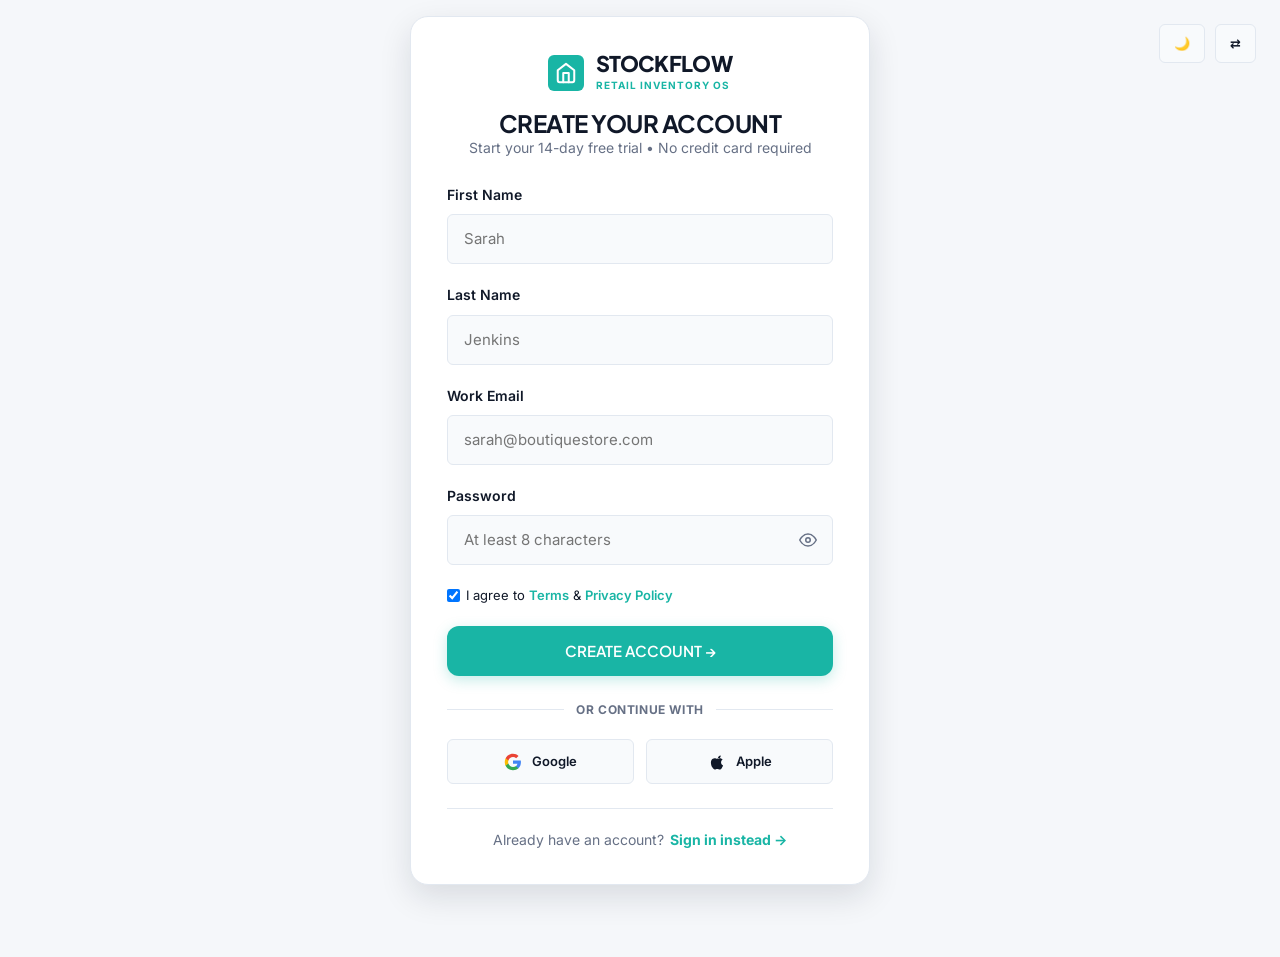
<file: register.html>
<!DOCTYPE html>
<html lang="en" data-theme="light" dir="ltr">
<head>
  <meta charset="UTF-8">
  <meta name="viewport" content="width=device-width, initial-scale=1.0">
  <title>Create Retailer Account | StockFlow</title>
  <meta name="description" content="Create your StockFlow Retail Inventory OS account to start your 14-day free trial. No credit card required.">
  <link rel="icon" type="image/svg+xml" href="assets/images/favicon.svg">
  <script>
    (function() {
      function safeGet(key, def) {
        try { return localStorage.getItem(key) || def; } catch(e) { return def; }
      }
      function safeSet(key, val) {
        try { localStorage.setItem(key, val); } catch(e) {}
      }
      window.applyTheme = function(theme) {
        document.documentElement.setAttribute('data-theme', theme);
        safeSet('stockflow_theme', theme);
        var btns = document.querySelectorAll('.js-theme-toggle');
        for(var i=0; i<btns.length; i++) {
          btns[i].innerHTML = theme === 'dark' ? '☀️' : '🌙';
        }
      };
      window.toggleTheme = function() {
        var curr = document.documentElement.getAttribute('data-theme') || 'light';
        window.applyTheme(curr === 'dark' ? 'light' : 'dark');
      };
      window.applyRTL = function(dir) {
        document.documentElement.setAttribute('dir', dir);
        safeSet('stockflow_rtl', dir);
        var btns = document.querySelectorAll('.js-rtl-toggle');
        for(var i=0; i<btns.length; i++) {
          btns[i].innerHTML = '⇄';
        }
      };
      window.toggleRTL = function() {
        var curr = document.documentElement.getAttribute('dir') || 'ltr';
        window.applyRTL(curr === 'rtl' ? 'ltr' : 'rtl');
      };
      var initTheme = safeGet('stockflow_theme', 'light');
      var initRTL = safeGet('stockflow_rtl', 'ltr');
      document.documentElement.setAttribute('data-theme', initTheme);
      document.documentElement.setAttribute('dir', initRTL);
    })();
  </script>
  <link rel="stylesheet" href="assets/css/style.css">
</head>
<body class="login-page-wrapper">

  <div class="login-container">
    <!-- Top Controls Row Above Card -->
    <div class="login-top-controls">
      <button class="control-btn js-theme-toggle" id="registerThemeBtn" title="Toggle Theme" onclick="toggleTheme()">🌙</button>
      <button class="control-btn js-rtl-toggle" id="registerRTLBtn" title="Toggle RTL" onclick="toggleRTL()">⇄</button>
    </div>

    <!-- Centered Registration Card -->
    <div class="login-card">
      <div style="text-align: center; margin-bottom: 24px;">
        <a href="index.html" class="brand-logo" style="justify-content: center; margin-bottom: 12px;">
          <div class="brand-icon" style="background: var(--brand-teal);">
            <svg width="22" height="22" viewBox="0 0 24 24" fill="none" stroke="currentColor" stroke-width="2.2" stroke-linecap="round" stroke-linejoin="round">
              <path d="M3 9l9-7 9 7v11a2 2 0 0 1-2 2H5a2 2 0 0 1-2-2z"/>
              <polyline points="9 22 9 12 15 12 15 22"/>
            </svg>
          </div>
          <div class="brand-text" style="text-align: start;">
            <span class="brand-name" style="color: var(--text-primary); font-size: 1.35rem;">STOCKFLOW</span>
            <span class="brand-desc" style="color: var(--brand-teal);">RETAIL INVENTORY OS</span>
          </div>
        </a>

        <h2 style="font-size: 1.5rem; margin-top: 16px;">CREATE YOUR ACCOUNT</h2>
        <p style="font-size: 0.875rem; color: var(--text-muted);">Start your 14-day free trial • No credit card required</p>
      </div>

      <!-- Inline Error / Status Box -->
      <div id="registerError" style="display: none; background: rgba(239, 68, 68, 0.1); border: 1px solid rgba(239, 68, 68, 0.3); color: #EF4444; padding: 12px; border-radius: var(--radius-sm); font-size: 0.84375rem; margin-bottom: 16px; text-align: center;"></div>

      <form id="registerForm" onsubmit="event.preventDefault(); window.location.href='dashboard.html';">
        
        <!-- First Name -->
        <div class="form-group">
          <label for="registerFirstName" class="form-label">First Name</label>
          <input type="text" id="registerFirstName" class="form-input" placeholder="Sarah" required>
        </div>

        <!-- Last Name -->
        <div class="form-group">
          <label for="registerLastName" class="form-label">Last Name</label>
          <input type="text" id="registerLastName" class="form-input" placeholder="Jenkins" required>
        </div>

        <!-- Work Email -->
        <div class="form-group">
          <label for="registerEmail" class="form-label">Work Email</label>
          <input type="email" id="registerEmail" class="form-input" placeholder="sarah@boutiquestore.com" required>
        </div>

        <!-- Password with Eye Toggle -->
        <div class="form-group">
          <label for="registerPassword" class="form-label">Password</label>
          <div class="password-input-wrapper">
            <input type="password" id="registerPassword" class="form-input" placeholder="At least 8 characters" minlength="8" required>
            <button type="button" class="password-toggle-btn" id="togglePasswordBtn" title="Toggle Password Visibility" aria-label="Toggle password visibility">
              <svg class="eye-icon eye-open" width="18" height="18" viewBox="0 0 24 24" fill="none" stroke="currentColor" stroke-width="2" stroke-linecap="round" stroke-linejoin="round"><path d="M1 12s4-8 11-8 11 8 11 8-4 8-11 8-11-8-11-8z"/><circle cx="12" cy="12" r="3"/></svg>
              <svg class="eye-icon eye-closed" width="18" height="18" viewBox="0 0 24 24" fill="none" stroke="currentColor" stroke-width="2" stroke-linecap="round" stroke-linejoin="round" style="display:none;"><path d="M17.94 17.94A10.07 10.07 0 0 1 12 20c-7 0-11-8-11-8a18.45 18.45 0 0 1 5.06-5.94M9.9 4.24A9.12 9.12 0 0 1 12 4c7 0 11 8 11 8a18.5 18.5 0 0 1-2.16 3.19m-6.72-1.07a3 3 0 1 1-4.24-4.24"/><line x1="1" y1="1" x2="23" y2="23"/></svg>
            </button>
          </div>
        </div>

        <!-- Terms & Privacy Checkbox -->
        <div style="display: flex; align-items: center; margin-bottom: 20px; font-size: 0.8125rem;">
          <label style="display: flex; align-items: center; gap: 6px; cursor: pointer;">
            <input type="checkbox" id="acceptTerms" checked required>
            <span>I agree to <a href="#" style="color: var(--brand-teal); font-weight: 600;">Terms</a> & <a href="#" style="color: var(--brand-teal); font-weight: 600;">Privacy Policy</a></span>
          </label>
        </div>

        <!-- Submit CTA Button -->
        <button type="submit" class="btn btn-primary" style="width: 100%; justify-content: center; padding: 14px;">CREATE ACCOUNT →</button>
      </form>

      <!-- Social Login Divider & CTAs -->
      <div class="social-login-divider">
        <span>OR CONTINUE WITH</span>
      </div>

      <div class="social-login-grid">
        <button type="button" class="btn-social btn-google" onclick="alert('Google Registration simulation')">
          <svg width="18" height="18" viewBox="0 0 24 24"><path fill="#4285F4" d="M22.56 12.25c0-.78-.07-1.53-.2-2.25H12v4.26h5.92c-.26 1.37-1.04 2.53-2.21 3.31v2.77h3.57c2.08-1.92 3.28-4.74 3.28-8.09z"/><path fill="#34A853" d="M12 23c2.97 0 5.46-.98 7.28-2.66l-3.57-2.77c-.98.66-2.23 1.06-3.71 1.06-2.86 0-5.29-1.93-6.16-4.53H2.18v2.84C3.99 20.53 7.7 23 12 23z"/><path fill="#FBBC05" d="M5.84 14.1c-.22-.66-.35-1.36-.35-2.1s.13-1.44.35-2.1V7.06H2.18C1.43 8.55 1 10.22 1 12s.43 3.45 1.18 4.94l2.85-2.22.81-.62z"/><path fill="#EA4335" d="M12 5.38c1.62 0 3.06.56 4.21 1.64l3.15-3.15C17.45 2.09 14.97 1 12 1 7.7 1 3.99 3.47 2.18 7.06l3.66 2.84c.87-2.6 3.3-4.52 6.16-4.52z"/></svg>
          <span>Google</span>
        </button>

        <button type="button" class="btn-social btn-apple" onclick="alert('Apple Registration simulation')">
          <svg width="18" height="18" viewBox="0 0 24 24" fill="currentColor"><path d="M18.71 19.5c-.83 1.24-1.71 2.45-3.05 2.47-1.34.03-1.77-.79-3.29-.79-1.53 0-2 .77-3.27.82-1.31.05-2.3-1.32-3.14-2.53C4.25 17 2.94 12.45 4.7 9.39c.87-1.52 2.43-2.48 4.12-2.51 1.28-.02 2.5.87 3.29.87.78 0 2.26-1.07 3.81-.91.65.03 2.47.26 3.64 1.98-.09.06-2.17 1.28-2.15 3.81.03 3.02 2.65 4.03 2.68 4.04-.03.07-.42 1.44-1.38 2.83M15.97 6.32c.67-.82 1.12-1.96.99-3.1-.96.04-2.13.64-2.82 1.44-.61.71-1.15 1.88-1.01 3 .01 0 .04.01.07.01 1.08 0 2.17-.57 2.77-1.35z"/></svg>
          <span>Apple</span>
        </button>
      </div>

      <!-- Already Have Account Footer CTA -->
      <div class="signup-footer-cta">
        <span>Already have an account?</span>
        <a href="login.html" class="signup-link">Sign in instead →</a>
      </div>
    </div>
  </div>

  <script src="assets/js/main.js"></script>
  <script>
    // Password Visibility Eye Toggle Handler
    document.addEventListener('DOMContentLoaded', () => {
      const togglePasswordBtn = document.getElementById('togglePasswordBtn');
      const passwordInput = document.getElementById('registerPassword');
      if (togglePasswordBtn && passwordInput) {
        togglePasswordBtn.addEventListener('click', () => {
          const isPassword = passwordInput.getAttribute('type') === 'password';
          passwordInput.setAttribute('type', isPassword ? 'text' : 'password');
          const eyeOpen = togglePasswordBtn.querySelector('.eye-open');
          const eyeClosed = togglePasswordBtn.querySelector('.eye-closed');
          if (eyeOpen && eyeClosed) {
            eyeOpen.style.display = isPassword ? 'none' : 'block';
            eyeClosed.style.display = isPassword ? 'block' : 'none';
          }
        });
      }
    });
  </script>
</body>
</html>
</file>
<file: assets/css/style.css>
/* ==========================================================================
   STOCKFLOW - RETAIL INVENTORY OS
   Public Website Stylesheet
   ========================================================================== */

@import url('https://fonts.googleapis.com/css2?family=Inter:wght@400;500;600;700&family=Plus+Jakarta+Sans:wght@500;600;700;800&display=swap');

html, body {
  overflow-x: hidden;
  max-width: 100vw;
}

/* --- COLOR SYSTEM & DESIGN TOKENS --- */
:root {
  /* Strict 3 Brand Colors */
  --brand-navy: #101828;
  --brand-cloud: #F5F7FA;
  --brand-teal: #19B5A5;

  /* Theme Derivatives - Light Mode Defaults */
  --bg-main: var(--brand-cloud);
  --bg-surface: #FFFFFF;
  --bg-surface-elevated: #F8FAFC;
  --bg-navy-section: var(--brand-navy);
  
  --text-primary: #101828;
  --text-secondary: #475467;
  --text-muted: #667085;
  --text-on-navy: #F5F7FA;
  --text-on-navy-muted: #98A2B3;
  
  --border-color: #E2E8F0;
  --border-dark: #1E293B;

  --teal-hover: #14988A;
  --teal-light: rgba(25, 181, 165, 0.12);
  --teal-glow: rgba(25, 181, 165, 0.25);

  --shadow-sm: 0 1px 2px rgba(16, 24, 40, 0.05);
  --shadow-md: 0 4px 12px rgba(16, 24, 40, 0.08);
  --shadow-lg: 0 12px 32px rgba(16, 24, 40, 0.12);
  --shadow-glow: 0 0 24px var(--teal-glow);

  /* Spacing Tokens */
  --space-xs: 8px;
  --space-sm: 16px;
  --space-md: 24px;
  --space-lg: 40px;
  --space-xl: 64px;
  --space-2xl: 96px;
  --space-3xl: 128px;

  /* Fonts & Radii */
  --font-heading: 'Plus Jakarta Sans', system-ui, -apple-system, sans-serif;
  --font-body: 'Inter', system-ui, -apple-system, sans-serif;
  --radius-sm: 6px;
  --radius-md: 12px;
  --radius-lg: 18px;
  --radius-full: 9999px;

  --transition: all 0.25s cubic-bezier(0.16, 1, 0.3, 1);
}

/* Dark Mode Tokens */
/* Dark Mode Tokens & Overrides */
[data-theme="dark"] {
  --bg-main: #0B0F19;
  --bg-surface: #101828;
  --bg-surface-elevated: #162032;
  --bg-navy-section: #080C14;

  --text-primary: #F5F7FA;
  --text-secondary: #98A2B3;
  --text-muted: #667085;
  --text-on-navy: #F5F7FA;
  --text-on-navy-muted: #98A2B3;

  --border-color: #1E293B;
  --border-dark: #0F172A;

  --shadow-sm: 0 1px 2px rgba(0, 0, 0, 0.3);
  --shadow-md: 0 4px 16px rgba(0, 0, 0, 0.4);
  --shadow-lg: 0 12px 36px rgba(0, 0, 0, 0.5);
}

[data-theme="dark"] body {
  background-color: #0B0F19 !important;
  color: #F5F7FA !important;
}

[data-theme="dark"] .section:not(.hero-section) {
  background-color: #0B0F19 !important;
}

[data-theme="dark"] .card,
[data-theme="dark"] .workflow-detail-box,
[data-theme="dark"] .pricing-card,
[data-theme="dark"] .location-card,
[data-theme="dark"] .integration-card,
[data-theme="dark"] .feature-card,
[data-theme="dark"] .contact-card,
[data-theme="dark"] .mini-stat,
[data-theme="dark"] .problem-visual {
  background-color: #101828 !important;
  border-color: #1E293B !important;
  color: #F5F7FA !important;
}

[data-theme="dark"] h1,
[data-theme="dark"] h2,
[data-theme="dark"] h3,
[data-theme="dark"] h4,
[data-theme="dark"] h5,
[data-theme="dark"] h6,
[data-theme="dark"] .section-title,
[data-theme="dark"] .brand-name {
  color: #FFFFFF !important;
}

[data-theme="dark"] p,
[data-theme="dark"] .section-desc,
[data-theme="dark"] .nav-link {
  color: #98A2B3 !important;
}

[data-theme="dark"] .navbar {
  background-color: rgba(16, 24, 40, 0.95) !important;
  border-bottom-color: #1E293B !important;
}

/* ==========================================================================
   LIGHT THEME — ABOUT MILESTONES SECTION CONTRAST FIX
   Overrides inline dark-only styles on .about-timeline-btn (inactive state)
   and the #aboutMilestoneBox showcase panel.
   ========================================================================== */

/* Inactive milestone year buttons — light theme readable */
[data-theme="light"] .about-timeline-btn {
  background: var(--bg-surface) !important;
  border: 1px solid var(--border-color) !important;
  color: var(--text-primary) !important;
}

[data-theme="light"] .about-timeline-btn:hover {
  background: var(--teal-light) !important;
  border-color: var(--brand-teal) !important;
  color: var(--brand-teal) !important;
}

/* Active milestone button — keep teal style (same for both themes) */
[data-theme="light"] .about-timeline-btn.active {
  background: rgba(14, 237, 200, 0.12) !important;
  border: 1px solid #0EEDC8 !important;
  color: #00A589 !important;
}

/* Milestone showcase box — replace near-black bg with proper light surface */
[data-theme="light"] #aboutMilestoneBox {
  background: var(--bg-surface) !important;
  border: 1px solid var(--border-color) !important;
  box-shadow: 0 8px 32px rgba(10, 15, 26, 0.08) !important;
}

/* Text inside showcase box — fix hardcoded white/muted colors */
[data-theme="light"] #aboutMilestoneBox h3,
[data-theme="light"] #mTitle {
  color: var(--text-primary) !important;
}

[data-theme="light"] #aboutMilestoneBox p,
[data-theme="light"] #mDesc {
  color: var(--text-secondary) !important;
}

[data-theme="light"] #aboutMilestoneBox #mStats {
  background: var(--bg-surface-elevated) !important;
  border-color: var(--border-color) !important;
}

[data-theme="light"] #mStats div > div:last-child {
  color: var(--text-secondary) !important;
}



/* --- COMPREHENSIVE RTL LAYOUT SUPPORT --- */
[dir="rtl"] {
  direction: rtl !important;
  text-align: right !important;
}

[dir="rtl"] body,
[dir="rtl"] html {
  direction: rtl !important;
}

[dir="rtl"] .section-header,
[dir="rtl"] .text-center {
  text-align: center !important;
}

[dir="rtl"] .nav-actions,
[dir="rtl"] .nav-links,
[dir="rtl"] .btn-group,
[dir="rtl"] .split-grid,
[dir="rtl"] .hero-grid,
[dir="rtl"] .footer-grid,
[dir="rtl"] .pricing-grid,
[dir="rtl"] .integrations-grid {
  flex-direction: row-reverse !important;
  direction: rtl !important;
}

[dir="rtl"] .workflow-steps {
  direction: rtl !important;
}

[dir="rtl"] .mobile-drawer {
  right: auto !important;
  left: 0 !important;
  transform: translateX(-100%) !important;
}

[dir="rtl"] .mobile-drawer.active {
  transform: translateX(0) !important;
}

/* --- BASE & RESET --- */
*, *::before, *::after {
  box-sizing: border-box;
  margin: 0;
  padding: 0;
}

html {
  font-size: 16px;
  scroll-behavior: smooth;
  text-size-adjust: 100%;
}

body {
  font-family: var(--font-body);
  background-color: var(--bg-main);
  color: var(--text-primary);
  line-height: 1.6;
  overflow-x: hidden;
  padding-top: 76px;
  -webkit-font-smoothing: antialiased;
  transition: background-color 0.3s ease, color 0.3s ease;
}

body.login-page-wrapper {
  padding-top: 0 !important;
}

h1, h2, h3, h4, h5, h6 {
  font-family: var(--font-heading);
  color: var(--text-primary);
  line-height: 1.2;
  font-weight: 700;
  letter-spacing: -0.02em;
}

p {
  color: var(--text-secondary);
}

a {
  color: inherit;
  text-decoration: none;
  transition: var(--transition);
}

button, input, select, textarea {
  font: inherit;
  color: inherit;
}

button {
  cursor: pointer;
  border: none;
  background: none;
}

img, svg {
  max-width: 100%;
  height: auto;
  display: block;
}

/* --- CONTAINER & ALIGNMENT SYSTEM --- */
.container {
  max-width: 1320px;
  width: calc(100% - 80px);
  margin-inline: auto;
  box-sizing: border-box;
}

@media (max-width: 1024px) {
  .container {
    width: calc(100% - 48px);
  }
}

@media (max-width: 480px) {
  .container {
    width: calc(100% - 36px);
  }
}

@media (max-width: 360px) {
  .container {
    width: calc(100% - 32px);
  }
}

/* Section Wrapper */
.section {
  padding-block: var(--space-2xl);
  position: relative;
}

.section-dark {
  background-color: var(--bg-navy-section);
  color: var(--text-on-navy);
}

.section-dark h1, 
.section-dark h2, 
.section-dark h3, 
.section-dark h4 {
  color: var(--text-on-navy);
}

.section-dark p {
  color: var(--text-on-navy-muted);
}

/* Hero Section with Background Image */
.hero-section {
  min-height: 88vh;
  display: flex;
  flex-direction: column;
  justify-content: center;
  padding-top: 80px;
}

.hero-section .container.hero-split {
  padding-block: var(--space-xl);
}

@media (max-width: 991px) {
  .hero-section {
    min-height: 0;
    padding-top: 100px !important;
  }
}

@media (max-width: 480px) {
  .hero-section {
    padding-top: 110px !important;
  }
  .hero-section .container.hero-split {
    padding-top: 16px !important;
    padding-bottom: 32px !important;
  }
}


/* Header Badge / Eyebrow */
.eyebrow {
  display: inline-flex;
  align-items: center;
  justify-content: center;
  text-align: center;
  margin-inline: auto;
  gap: var(--space-xs);
  font-family: var(--font-heading);
  font-size: 0.8125rem;
  font-weight: 700;
  letter-spacing: 0.08em;
  text-transform: uppercase;
  color: var(--brand-teal);
  background: var(--teal-light);
  padding: 6px 14px;
  border-radius: var(--radius-full);
  margin-bottom: var(--space-sm);
  max-width: 100%;
  white-space: normal;
  word-break: break-word;
  line-height: 1.35;
}

.eyebrow-on-dark {
  background: rgba(25, 181, 165, 0.15);
  border: 1px solid rgba(25, 181, 165, 0.3);
}

/* Section Header Component */
.section-header {
  max-width: 680px;
  margin-bottom: var(--space-xl);
}

.section-header.text-center {
  margin-inline: auto;
  text-align: center;
}

.section-title {
  font-size: clamp(2rem, 4vw, 2.75rem);
  margin-bottom: var(--space-sm);
}

.section-desc {
  font-size: 1.125rem;
  line-height: 1.6;
}

/* --- BUTTONS & CTAs --- */
.btn {
  display: inline-flex;
  align-items: center;
  justify-content: center;
  gap: 10px;
  padding: 14px 28px;
  min-height: 50px;
  box-sizing: border-box;
  font-family: var(--font-heading);
  font-weight: 600;
  font-size: 0.9375rem;
  line-height: 1.2;
  border-radius: var(--radius-md);
  transition: var(--transition);
  white-space: nowrap;
  cursor: pointer;
}

.btn-primary {
  background-color: var(--brand-teal);
  color: #FFFFFF;
  box-shadow: 0 4px 14px var(--teal-glow);
}

.btn-primary:hover {
  background-color: var(--teal-hover);
  transform: translateY(-2px);
  box-shadow: 0 6px 20px var(--teal-glow);
}

.btn-secondary {
  background-color: var(--bg-surface);
  color: var(--text-primary);
  border: 1px solid var(--border-color);
}

.btn-secondary:hover {
  border-color: var(--brand-teal);
  color: var(--brand-teal);
  transform: translateY(-2px);
}

.btn-navy-secondary {
  background-color: rgba(255, 255, 255, 0.08);
  color: var(--text-on-navy);
  border: 1px solid rgba(255, 255, 255, 0.15);
}

.btn-navy-secondary:hover {
  background-color: rgba(255, 255, 255, 0.15);
  border-color: var(--brand-teal);
}

.btn-group {
  display: flex;
  align-items: center;
  gap: var(--space-sm);
  flex-wrap: wrap;
}

/* --- NAVBAR --- */
.navbar {
  position: fixed;
  top: 0;
  left: 0;
  right: 0;
  width: 100%;
  z-index: 1000;
  background-color: var(--bg-surface);
  backdrop-filter: blur(16px);
  -webkit-backdrop-filter: blur(16px);
  border-bottom: 1px solid var(--border-color);
  padding-block: 16px;
  transition: var(--transition);
  box-shadow: 0 4px 20px rgba(10, 15, 26, 0.08);
}

.nav-container {
  display: flex;
  align-items: center;
  justify-content: space-between;
}

/* Logo */
.brand-logo {
  display: flex;
  align-items: center;
  gap: 12px;
  color: var(--text-primary);
}

.brand-icon {
  width: 36px;
  height: 36px;
  background: var(--brand-teal);
  border-radius: var(--radius-sm);
  display: flex;
  align-items: center;
  justify-content: center;
  color: #FFFFFF;
}

.brand-text {
  display: flex;
  flex-direction: column;
}

.brand-name {
  font-family: var(--font-heading);
  font-size: 1.25rem;
  font-weight: 800;
  letter-spacing: -0.03em;
  color: var(--text-primary);
  line-height: 1;
}

.brand-desc {
  font-size: 0.625rem;
  font-weight: 700;
  letter-spacing: 0.1em;
  color: var(--brand-teal);
  margin-top: 2px;
  text-transform: uppercase;
}

/* Nav Menu Desktop */
.nav-links {
  display: flex;
  align-items: center;
  gap: 32px;
  list-style: none;
}

.nav-link {
  font-family: var(--font-heading);
  font-size: 0.9375rem;
  font-weight: 600;
  color: var(--text-secondary);
  padding: 6px 0;
  position: relative;
}

.nav-link:hover, .nav-link.active {
  color: var(--brand-teal);
}

.nav-link.active::after {
  content: '';
  position: absolute;
  bottom: -4px;
  inset-inline: 0;
  height: 2px;
  background-color: var(--brand-teal);
  border-radius: 2px;
}

/* Nav Actions Desktop */
.nav-actions {
  display: flex;
  align-items: center;
  gap: 16px;
}

.control-btn {
  display: inline-flex;
  align-items: center;
  gap: 6px;
  padding: 8px 14px;
  font-size: 0.8125rem;
  font-weight: 600;
  color: var(--text-primary);
  background: var(--bg-surface-elevated);
  border: 1px solid var(--border-color);
  border-radius: var(--radius-sm);
  transition: var(--transition);
  cursor: pointer;
}

.control-btn:hover {
  border-color: var(--brand-teal);
  color: var(--brand-teal);
  box-shadow: 0 2px 8px var(--teal-light);
}

.hamburger-btn {
  display: none;
  color: var(--text-primary);
  padding: 8px;
  font-size: 1.5rem;
  cursor: pointer;
}

/* Mobile Nav Drawer */
.mobile-menu {
  position: fixed;
  inset: 0;
  z-index: 9999;
  visibility: hidden;
  opacity: 0;
  pointer-events: none;
  transition: opacity 0.3s ease, visibility 0.3s ease;
}

.mobile-menu.active {
  visibility: visible !important;
  opacity: 1 !important;
  pointer-events: auto !important;
}

.mobile-overlay {
  position: absolute;
  inset: 0;
  background: rgba(10, 15, 26, 0.75);
  backdrop-filter: blur(4px);
  -webkit-backdrop-filter: blur(4px);
  cursor: pointer;
}

.mobile-drawer {
  position: absolute;
  top: 0;
  bottom: 0;
  right: 0;
  width: 320px;
  max-width: 85vw;
  height: 100%;
  background-color: var(--brand-navy);
  border-left: 1px solid rgba(255, 255, 255, 0.1);
  padding: 24px;
  display: flex;
  flex-direction: column;
  justify-content: space-between;
  transform: translateX(100%);
  transition: transform 0.3s cubic-bezier(0.16, 1, 0.3, 1);
  overflow-y: auto;
  z-index: 2;
  box-shadow: -10px 0 30px rgba(0, 0, 0, 0.5);
}

[dir="rtl"] .mobile-drawer {
  right: auto;
  left: 0;
  border-left: none;
  border-right: 1px solid rgba(255, 255, 255, 0.1);
  transform: translateX(-100%);
  box-shadow: 10px 0 30px rgba(0, 0, 0, 0.5);
}

.mobile-menu.active .mobile-drawer {
  transform: translateX(0) !important;
}

.mobile-drawer-header {
  display: flex;
  align-items: center;
  justify-content: space-between;
  padding-bottom: 20px;
  border-bottom: 1px solid rgba(255, 255, 255, 0.1);
}

.mobile-close-btn {
  background: transparent;
  border: none;
  color: #FFFFFF;
  font-size: 1.75rem;
  padding: 8px;
  cursor: pointer;
  display: flex;
  align-items: center;
  justify-content: center;
  line-height: 1;
  transition: color 0.2s ease, transform 0.2s ease;
  z-index: 5;
}

.mobile-close-btn:hover {
  color: var(--brand-teal);
  transform: scale(1.15);
}

.mobile-nav-links {
  list-style: none;
  display: flex;
  flex-direction: column;
  gap: 16px;
  padding-block: 24px;
}

.mobile-nav-link {
  font-family: var(--font-heading);
  font-size: 1.125rem;
  font-weight: 600;
  color: #F5F7FA;
  display: block;
}

.mobile-nav-link.active, .mobile-nav-link:hover {
  color: var(--brand-teal);
}

.mobile-controls {
  padding-block: 20px;
  border-top: 1px solid rgba(255, 255, 255, 0.1);
  display: flex;
  flex-direction: column;
  gap: 12px;
}

.mobile-controls-row {
  display: flex;
  align-items: center;
  gap: 12px;
}

/* --- FOOTER --- */
.footer {
  background-color: var(--brand-navy);
  color: var(--text-on-navy);
  padding-top: 48px;
  padding-bottom: 24px;
  border-top: 1px solid rgba(255, 255, 255, 0.08);
}

.footer-grid {
  display: grid;
  grid-template-columns: 2fr repeat(3, 1fr) 2fr;
  gap: var(--space-lg);
  margin-bottom: 32px;
}

.footer-brand p {
  color: var(--text-on-navy-muted);
  margin-top: 16px;
  font-size: 0.9375rem;
  max-width: 280px;
}

.footer-col-title {
  font-family: var(--font-heading);
  font-size: 0.875rem;
  font-weight: 700;
  letter-spacing: 0.06em;
  text-transform: uppercase;
  color: var(--brand-teal);
  margin-bottom: 20px;
}

.footer-links {
  list-style: none;
  display: flex;
  flex-direction: column;
  gap: 12px;
}

.footer-links a {
  color: var(--text-on-navy-muted);
  font-size: 0.9375rem;
}

.footer-links a:hover {
  color: var(--brand-teal);
}

.newsletter-form {
  display: flex;
  gap: 8px;
  margin-top: 16px;
}

.newsletter-input {
  flex: 1;
  background: rgba(255, 255, 255, 0.06);
  border: 1px solid rgba(255, 255, 255, 0.15);
  padding: 12px 16px;
  border-radius: var(--radius-sm);
  color: #FFFFFF;
  font-size: 0.875rem;
}

.newsletter-input:focus {
  outline: none;
  border-color: var(--brand-teal);
}

.footer-bottom {
  padding-top: 20px;
  border-top: 1px solid rgba(255, 255, 255, 0.08);
  display: flex;
  align-items: center;
  justify-content: space-between;
  color: var(--text-on-navy-muted);
  font-size: 0.875rem;
}

.footer-bottom-links {
  display: flex;
  gap: 24px;
}

.footer-bottom-links a:hover {
  color: var(--brand-teal);
}

.footer-social-links {
  display: flex;
  align-items: center;
  gap: 10px;
  margin-top: 16px;
}

.footer-social-icon {
  width: 34px;
  height: 34px;
  border-radius: 50%;
  background: rgba(255, 255, 255, 0.06);
  border: 1px solid rgba(255, 255, 255, 0.12);
  color: var(--text-on-navy-muted);
  display: flex;
  align-items: center;
  justify-content: center;
  transition: all 0.25s ease;
  text-decoration: none;
}

.footer-social-icon:hover {
  background: var(--brand-teal);
  border-color: var(--brand-teal);
  color: #FFFFFF;
  transform: translateY(-2px);
  box-shadow: 0 4px 12px rgba(25, 181, 165, 0.35);
}

/* ==========================================================================
   PAGE SPECIFIC SECTION STYLES
   ========================================================================== */

/* --- HERO (INDEX HOME 01) --- */
.hero-split {
  display: grid;
  grid-template-columns: 1fr 1fr;
  gap: var(--space-xl);
  align-items: center;
}

.hero-content {
  max-width: 580px;
}

.hero-title {
  font-size: clamp(2.5rem, 5vw, 3.5rem);
  line-height: 1.1;
  margin-bottom: var(--space-md);
}

.hero-subtitle {
  font-size: 1.1875rem;
  line-height: 1.6;
  margin-bottom: var(--space-xl);
}

/* Layered UI Mockup Card */
.hero-mockup-wrapper {
  position: relative;
}

.mockup-card {
  background-color: var(--bg-surface);
  border: 1px solid var(--border-color);
  border-radius: var(--radius-lg);
  box-shadow: var(--shadow-lg);
  overflow: hidden;
  transition: var(--transition);
}

.mockup-header {
  background: var(--brand-navy);
  padding: 12px 18px;
  display: flex;
  align-items: center;
  gap: 8px;
}

.mockup-dot {
  width: 10px;
  height: 10px;
  border-radius: 50%;
  background: rgba(255, 255, 255, 0.2);
}

.mockup-dot.active {
  background: var(--brand-teal);
}

.mockup-body {
  padding: 24px;
}

.mockup-stats-row {
  display: grid;
  grid-template-columns: repeat(3, 1fr);
  gap: 16px;
  margin-bottom: 24px;
}

.mini-stat {
  background: var(--bg-surface-elevated);
  padding: 14px;
  border-radius: var(--radius-md);
  border: 1px solid var(--border-color);
}

.mini-stat-label {
  font-size: 0.75rem;
  font-weight: 600;
  color: var(--text-muted);
  text-transform: uppercase;
}

.mini-stat-val {
  font-size: 1.25rem;
  font-weight: 800;
  color: var(--text-primary);
  margin-top: 4px;
}

.mockup-floating-badge {
  position: absolute;
  bottom: -20px;
  inset-inline-start: -20px;
  background: var(--brand-navy);
  color: #FFFFFF;
  padding: 14px 20px;
  border-radius: var(--radius-md);
  box-shadow: var(--shadow-lg);
  display: flex;
  align-items: center;
  gap: 12px;
  border: 1px solid rgba(255, 255, 255, 0.1);
  animation: floatBounce 4s ease-in-out infinite;
}

@keyframes floatBounce {
  0%, 100% { transform: translateY(0); }
  50% { transform: translateY(-8px); }
}

/* --- FIX: Floating badge overflows hero bg at 360px mobile --- */
@media (max-width: 480px) {
  .hero-mockup-wrapper {
    padding-bottom: 0 !important;
  }
  .mockup-floating-badge {
    position: relative !important;
    bottom: auto !important;
    inset-inline-start: auto !important;
    left: auto !important;
    right: auto !important;
    margin-top: 12px !important;
    width: 100% !important;
    box-sizing: border-box !important;
    animation: none !important;
  }
}

/* --- HOME SECTION 02: PROBLEM & SOLUTION --- */
.split-grid {
  display: grid;
  grid-template-columns: 1fr 1fr;
  gap: var(--space-2xl);
  align-items: center;
}

.problem-visual {
  background: var(--bg-surface);
  border-radius: var(--radius-lg);
  padding: 32px;
  border: 1px solid var(--border-color);
  box-shadow: var(--shadow-md);
}

.problem-list {
  list-style: none;
  display: flex;
  flex-direction: column;
  gap: 16px;
}

.problem-item {
  display: flex;
  align-items: flex-start;
  gap: 14px;
  padding: 16px;
  border-radius: var(--radius-md);
  background: var(--bg-surface-elevated);
  border: 1px solid var(--border-color);
}

.problem-icon {
  width: 36px;
  height: 36px;
  border-radius: var(--radius-sm);
  background: rgba(16, 24, 40, 0.08);
  display: flex;
  align-items: center;
  justify-content: center;
  color: var(--brand-navy);
  font-weight: 700;
  flex-shrink: 0;
}

[data-theme="dark"] .problem-icon {
  background: rgba(255, 255, 255, 0.1);
  color: #FFFFFF;
}

.problem-icon.solution {
  background: var(--brand-teal);
  color: #FFFFFF;
}

/* --- HOME SECTION 03: INTERACTIVE AUTOMATION WORKFLOW --- */
.workflow-container {
  display: flex;
  flex-direction: column;
  gap: var(--space-xl);
}

.workflow-steps {
  display: grid;
  grid-template-columns: repeat(5, 1fr);
  gap: 12px;
  position: relative;
}

.workflow-step-btn {
  background: var(--bg-surface);
  border: 1px solid var(--border-color);
  padding: 20px 16px;
  border-radius: var(--radius-md);
  text-align: center;
  transition: var(--transition);
  cursor: pointer;
}

.workflow-step-btn.active, .workflow-step-btn:hover {
  border-color: var(--brand-teal);
  background: var(--teal-light);
  transform: translateY(-3px);
}

.workflow-step-num {
  width: 28px;
  height: 28px;
  border-radius: 50%;
  background: var(--brand-navy);
  color: #FFFFFF;
  font-size: 0.8125rem;
  font-weight: 700;
  display: flex;
  align-items: center;
  justify-content: center;
  margin-inline: auto;
  margin-bottom: 10px;
}

.workflow-step-btn.active .workflow-step-num {
  background: var(--brand-teal);
}

.workflow-step-title {
  font-family: var(--font-heading);
  font-size: 0.875rem;
  font-weight: 700;
}

.workflow-detail-box {
  background: var(--bg-surface);
  border: 1px solid var(--border-color);
  padding: 36px;
  border-radius: var(--radius-lg);
  box-shadow: var(--shadow-md);
  display: grid;
  grid-template-columns: 1fr 1fr;
  gap: 32px;
  align-items: center;
  transition: transform 0.25s ease, border-color 0.25s ease;
}

@keyframes workflowPulseKeyframe {
  0% { transform: scale(0.985); opacity: 0.85; }
  100% { transform: scale(1); opacity: 1; }
}

.workflow-pulse {
  animation: workflowPulseKeyframe 0.25s cubic-bezier(0.16, 1, 0.3, 1) forwards;
}

/* --- WORKFLOW INTERACTIVE CARD VISUALS --- */
.workflow-card-visual {
  background: var(--bg-navy-section);
  padding: 24px;
  border-radius: 14px;
  color: #FFFFFF;
  border: 1px solid rgba(255, 255, 255, 0.12);
  box-shadow: 0 12px 32px rgba(10, 15, 26, 0.25);
  font-family: var(--font-body);
}

.visual-header {
  display: flex;
  align-items: center;
  gap: 10px;
  padding-bottom: 14px;
  border-bottom: 1px solid rgba(255, 255, 255, 0.1);
  margin-bottom: 16px;
}

.v-dot {
  width: 10px;
  height: 10px;
  border-radius: 50%;
  background: var(--brand-teal);
  box-shadow: 0 0 8px var(--brand-teal);
}
.v-dot.amber { background: #FFB020; box-shadow: 0 0 8px #FFB020; }
.v-dot.red { background: #FF6B6B; box-shadow: 0 0 8px #FF6B6B; }

.v-title {
  font-size: 0.875rem;
  font-weight: 700;
  color: #E2E8F0;
  letter-spacing: 0.5px;
  text-transform: uppercase;
  flex: 1;
}

.v-badge {
  font-size: 0.75rem;
  font-weight: 800;
  padding: 4px 10px;
  border-radius: 20px;
  background: rgba(14, 237, 200, 0.15);
  color: var(--brand-teal);
  border: 1px solid rgba(14, 237, 200, 0.3);
}
.v-badge.amber {
  background: rgba(255, 176, 32, 0.15);
  color: #FFB020;
  border-color: rgba(255, 176, 32, 0.3);
}
.v-badge.red {
  background: rgba(255, 107, 107, 0.15);
  color: #FF6B6B;
  border-color: rgba(255, 107, 107, 0.3);
}

.visual-body {
  display: flex;
  flex-direction: column;
  gap: 14px;
}

.visual-row {
  display: flex;
  align-items: center;
  gap: 14px;
  background: rgba(255, 255, 255, 0.04);
  padding: 12px 16px;
  border-radius: 8px;
}

.v-icon { font-size: 1.5rem; }
.v-item-title { font-weight: 700; font-size: 0.9375rem; color: #FFFFFF; }
.v-item-sub { font-size: 0.775rem; color: #98A2B3; }

.channel-sync-list {
  display: flex;
  flex-direction: column;
  gap: 8px;
}

.sync-item {
  display: flex;
  justify-content: space-between;
  align-items: center;
  background: rgba(255, 255, 255, 0.04);
  padding: 10px 14px;
  border-radius: 8px;
  font-size: 0.8125rem;
  color: #CBD5E1;
}

.sync-qty { color: #FFFFFF; font-size: 0.875rem; }

.threshold-bar-wrap {
  background: rgba(255, 255, 255, 0.04);
  padding: 14px;
  border-radius: 8px;
}

.tb-label {
  display: flex;
  justify-content: space-between;
  font-size: 0.8125rem;
  margin-bottom: 8px;
  color: #CBD5E1;
}

.tb-track {
  width: 100%;
  height: 8px;
  background: rgba(255, 255, 255, 0.1);
  border-radius: 4px;
  overflow: hidden;
}

.tb-fill { height: 100%; border-radius: 4px; transition: width 0.4s ease; }

.alert-box-preview {
  display: flex;
  align-items: center;
  gap: 12px;
  background: rgba(255, 107, 107, 0.1);
  border: 1px solid rgba(255, 107, 107, 0.25);
  padding: 12px 14px;
  border-radius: 8px;
}

.ab-icon { font-size: 1.5rem; }
.ab-title { font-weight: 700; font-size: 0.875rem; color: #FF6B6B; }
.ab-sub { font-size: 0.775rem; color: #CBD5E1; margin-top: 2px; }

.po-preview-card {
  background: rgba(14, 237, 200, 0.06);
  border: 1px solid rgba(14, 237, 200, 0.2);
  padding: 14px;
  border-radius: 8px;
}
.po-vendor { font-weight: 700; font-size: 0.875rem; color: var(--brand-teal); }
.po-details { font-size: 0.8125rem; color: #CBD5E1; margin-top: 4px; }

.visual-sync-tag {
  font-size: 0.75rem;
  font-weight: 700;
  color: var(--brand-teal);
  text-transform: uppercase;
  letter-spacing: 0.5px;
  margin-top: 4px;
}
.visual-sync-tag.amber { color: #FFB020; }
.visual-sync-tag.red { color: #FF6B6B; }

/* --- HOME SECTION 04: MULTI-LOCATION NETWORK --- */
.network-grid {
  display: grid;
  grid-template-columns: repeat(4, 1fr);
  gap: 20px;
}

.location-card {
  background: var(--bg-surface);
  border: 1px solid var(--border-color);
  border-radius: var(--radius-md);
  padding: 24px;
  box-shadow: var(--shadow-sm);
  text-align: center;
  position: relative;
  transition: var(--transition);
}

.location-card:hover {
  border-color: var(--brand-teal);
  transform: translateY(-4px);
}

.location-card.central {
  border: 2px solid var(--brand-teal);
  background: var(--teal-light);
}

.location-count {
  font-size: 2rem;
  font-weight: 800;
  color: var(--brand-teal);
  margin-block: 8px;
}

/* --- HOME SECTION 05: REPORTING ANIMATED DEMO --- */
.reporting-grid {
  display: grid;
  grid-template-columns: 1fr 1fr;
  gap: var(--space-xl);
  align-items: center;
}

.css-bar-chart {
  display: flex;
  align-items: flex-end;
  gap: 16px;
  height: 220px;
  padding-top: 20px;
  border-bottom: 2px solid var(--border-color);
}

.chart-bar-group {
  flex: 1;
  display: flex;
  flex-direction: column;
  align-items: center;
  height: 100%;
  justify-content: flex-end;
}

.chart-bar {
  width: 100%;
  max-width: 44px;
  background: var(--brand-teal);
  border-radius: 6px 6px 0 0;
  transition: height 1s ease-out;
}

.chart-bar-label {
  font-size: 0.75rem;
  font-weight: 600;
  color: var(--text-muted);
  margin-top: 8px;
}

/* ==========================================================================
   HOME 2 VISUAL COMPOSITION & COMPARISON SLIDER
   ========================================================================== */
.before-after-wrapper {
  position: relative;
  width: 100%;
  height: 440px;
  border-radius: var(--radius-lg);
  overflow: hidden;
  border: 1px solid var(--border-color);
  box-shadow: var(--shadow-lg);
  user-select: none;
}

.slider-side {
  position: absolute;
  inset: 0;
  display: flex;
  align-items: center;
}

.slider-before-content {
  width: 50%;
  padding: 40px;
  box-sizing: border-box;
}

.slider-after-content {
  width: 50%;
  margin-inline-start: auto;
  padding: 40px;
  box-sizing: border-box;
}

.slider-before {
  background: #1E293B;
  color: #F5F7FA;
}

.slider-after {
  background: var(--brand-navy);
  color: #FFFFFF;
  clip-path: polygon(50% 0, 100% 0, 100% 100%, 50% 100%);
}

[dir="rtl"] .slider-after {
  clip-path: polygon(0 0, 50% 0, 50% 100%, 0 100%);
}

.slider-handle {
  position: absolute;
  top: 0;
  bottom: 0;
  left: 50%;
  width: 4px;
  background: var(--brand-teal);
  cursor: ew-resize;
  z-index: 10;
}

.slider-handle-button {
  position: absolute;
  top: 50%;
  left: 50%;
  transform: translate(-50%, -50%);
  width: 44px;
  height: 44px;
  border-radius: 50%;
  background: var(--brand-teal);
  color: #FFFFFF;
  display: flex;
  align-items: center;
  justify-content: center;
  box-shadow: 0 0 16px rgba(0,0,0,0.3);
}

/* Home 2 Product Movement Journey */
.journey-timeline {
  display: flex;
  align-items: center;
  justify-content: space-between;
  position: relative;
  margin-top: 40px;
}

.journey-step {
  display: flex;
  flex-direction: column;
  align-items: center;
  gap: 12px;
  z-index: 2;
}

.journey-icon-box {
  width: 64px;
  height: 64px;
  border-radius: var(--radius-md);
  background: var(--bg-surface);
  border: 2px solid var(--brand-teal);
  display: flex;
  align-items: center;
  justify-content: center;
  font-size: 1.5rem;
  color: var(--brand-teal);
  box-shadow: var(--shadow-md);
}

.journey-connector {
  position: absolute;
  top: 32px;
  inset-inline: 40px;
  height: 4px;
  background: var(--border-color);
  z-index: 1;
}

.journey-animated-dot {
  position: absolute;
  top: -4px;
  left: 0;
  width: 12px;
  height: 12px;
  border-radius: 50%;
  background: var(--brand-teal);
  box-shadow: 0 0 12px var(--brand-teal);
  animation: moveDot 6s linear infinite;
}

@keyframes moveDot {
  0% { left: 0%; }
  100% { left: 100%; }
}

/* ==========================================================================
   PRODUCT JOURNEY — MOBILE 360px FIX (home-2.html Section 03)
   ========================================================================== */
@media (max-width: 480px) {

  /* Switch from horizontal flex row → vertical single column */
  .journey-timeline {
    flex-direction: column !important;
    align-items: stretch !important;
    justify-content: flex-start !important;
    gap: 0 !important;
    margin-top: 28px !important;
  }

  /* Hide the broken horizontal connector line */
  .journey-connector {
    display: none !important;
  }

  /* Each step: horizontal card layout (icon left, text right) */
  .journey-step {
    flex-direction: row !important;
    align-items: center !important;
    gap: 16px !important;
    text-align: left !important;
    padding: 14px 16px !important;
    background: var(--bg-surface) !important;
    border: 1px solid var(--border-color) !important;
    border-radius: var(--radius-md) !important;
    width: 100% !important;
    box-sizing: border-box !important;
    position: relative !important;
    z-index: 2 !important;
    margin-bottom: 0 !important;
  }

  /* Vertical connector line between steps via border-left on a pseudo wrapper */
  .journey-step:not(:last-child)::after {
    content: '';
    display: block;
    position: absolute;
    bottom: -20px;
    left: 38px;
    width: 2px;
    height: 20px;
    background: var(--brand-teal);
    opacity: 0.45;
    z-index: 1;
  }

  /* Add vertical gap between steps to accommodate connector */
  .journey-step:not(:last-child) {
    margin-bottom: 20px !important;
  }

  /* Slightly smaller icon box on 360 */
  .journey-icon-box {
    width: 48px !important;
    height: 48px !important;
    min-width: 48px !important;
    font-size: 1.125rem !important;
    flex-shrink: 0 !important;
    border-radius: var(--radius-sm) !important;
  }

  /* Step text block */
  .journey-step strong {
    font-size: 0.875rem !important;
    display: block !important;
    line-height: 1.3 !important;
  }

  .journey-step span {
    font-size: 0.75rem !important;
    display: block !important;
    margin-top: 2px !important;
  }
}

/* ==========================================================================
   FEATURES, PRICING, INTEGRATIONS & LOGIN PAGES
   ========================================================================== */

/* Features Explorer Section & Interactive Mockup Showcase */
.feature-explorer-section {
  position: relative;
  overflow: hidden;
}

/* Tab Navigation Wrapper */
.feature-tabs-wrapper {
  margin-bottom: 40px;
  width: 100%;
}

.feature-tabs-nav {
  display: flex;
  gap: 14px;
  flex-wrap: wrap;
  justify-content: center;
  align-items: center;
  padding: 4px;
  background: transparent;
  border: none;
  box-shadow: none;
}

@media (max-width: 992px) {
  .feature-tabs-nav {
    flex-wrap: nowrap;
    overflow-x: auto;
    justify-content: flex-start;
    padding: 8px 4px;
    -webkit-overflow-scrolling: touch;
    scrollbar-width: none;
  }
  .feature-tabs-nav::-webkit-scrollbar {
    display: none;
  }
}

.feature-tab-btn {
  display: inline-flex;
  align-items: center;
  gap: 10px;
  padding: 14px 22px;
  border-radius: var(--radius-md);
  background: var(--bg-surface);
  border: 1px solid var(--border-color);
  box-shadow: var(--shadow-sm);
  color: var(--text-primary);
  font-family: var(--font-heading);
  font-size: 0.9375rem;
  font-weight: 600;
  white-space: nowrap;
  transition: all 0.25s cubic-bezier(0.16, 1, 0.3, 1);
  cursor: pointer;
}

.feature-tab-btn .tab-icon {
  color: var(--brand-teal);
  transition: color 0.25s ease, transform 0.25s ease;
  flex-shrink: 0;
}

.feature-tab-btn:hover {
  color: var(--brand-teal);
  background: var(--teal-light);
  border-color: var(--brand-teal);
  transform: translateY(-2px);
  box-shadow: var(--shadow-md);
}

.feature-tab-btn:hover .tab-icon {
  color: var(--brand-teal);
  transform: scale(1.1);
}

.feature-tab-btn.active {
  background: var(--brand-teal);
  color: #FFFFFF;
  border-color: var(--brand-teal);
  box-shadow: 0 6px 20px var(--teal-glow);
  transform: translateY(-2px);
}

.feature-tab-btn.active .tab-icon {
  color: #FFFFFF;
}

/* Feature Showcase Grid (2-Column) */
.feature-showcase-container {
  background: var(--bg-surface);
  border: 1px solid var(--border-color);
  border-radius: var(--radius-lg);
  box-shadow: var(--shadow-lg);
  overflow: hidden;
  position: relative;
}

.feature-showcase-grid {
  display: grid;
  grid-template-columns: 1fr 1.15fr;
  min-height: 520px;
}

@media (max-width: 992px) {
  .feature-showcase-grid {
    grid-template-columns: 1fr;
  }
}

/* Left Info Card */
.feature-info-card {
  padding: 44px 40px;
  display: flex;
  flex-direction: column;
  justify-content: center;
  border-right: 1px solid var(--border-color);
  background: linear-gradient(135deg, var(--bg-surface) 0%, var(--bg-surface-elevated) 100%);
}

@media (max-width: 992px) {
  .feature-info-card {
    border-right: none;
    border-bottom: 1px solid var(--border-color);
    padding: 32px 24px;
  }
}

.feature-badge-wrapper {
  margin-bottom: 14px;
}

.feature-badge-wrapper .badge-dot {
  display: inline-block;
  width: 8px;
  height: 8px;
  border-radius: 50%;
  background: var(--brand-teal);
  box-shadow: 0 0 8px var(--brand-teal);
  margin-right: 6px;
}

.feature-card-title {
  font-size: clamp(1.5rem, 2.5vw, 2rem);
  line-height: 1.25;
  margin-bottom: 14px;
  color: var(--text-primary);
  letter-spacing: -0.02em;
}

.feature-card-desc {
  font-size: 1.0625rem;
  line-height: 1.65;
  color: var(--text-secondary);
  margin-bottom: 28px;
}

.feature-impact-box {
  background: var(--bg-surface);
  border: 1px solid var(--border-color);
  border-radius: var(--radius-md);
  padding: 20px 24px;
  margin-bottom: 32px;
  box-shadow: var(--shadow-sm);
}

.impact-box-header {
  font-size: 0.9375rem;
  font-weight: 700;
  color: var(--text-primary);
  display: flex;
  align-items: center;
  gap: 8px;
  margin-bottom: 14px;
}

.impact-list {
  list-style: none;
  display: flex;
  flex-direction: column;
  gap: 10px;
}

.impact-list li {
  display: flex;
  align-items: flex-start;
  gap: 10px;
  font-size: 0.9375rem;
  color: var(--text-secondary);
  line-height: 1.5;
}

.impact-icon {
  display: inline-flex;
  align-items: center;
  justify-content: center;
  width: 20px;
  height: 20px;
  border-radius: 50%;
  background: var(--teal-light);
  color: var(--brand-teal);
  font-weight: 800;
  font-size: 0.75rem;
  flex-shrink: 0;
  margin-top: 2px;
}

.feature-action-btns {
  display: flex;
  align-items: center;
  gap: 14px;
  flex-wrap: wrap;
}

/* Right Visual Mockup Column */
.feature-visual-wrapper {
  background: #0B0F19;
  padding: 36px;
  display: flex;
  align-items: center;
  justify-content: center;
  position: relative;
  overflow: hidden;
}

@media (max-width: 768px) {
  .feature-visual-wrapper {
    padding: 20px 16px;
  }
}

.visual-mockup-frame {
  width: 100%;
  max-width: 560px;
  background: rgba(16, 24, 40, 0.85);
  backdrop-filter: blur(12px);
  border: 1px solid rgba(255, 255, 255, 0.12);
  border-radius: var(--radius-md);
  box-shadow: 0 20px 40px rgba(0, 0, 0, 0.4);
  overflow: hidden;
  transition: transform 0.3s ease, box-shadow 0.3s ease;
}

.visual-mockup-frame:hover {
  border-color: rgba(25, 181, 165, 0.4);
  box-shadow: 0 24px 48px rgba(0, 0, 0, 0.5), 0 0 24px rgba(25, 181, 165, 0.15);
}

.mockup-header-bar {
  display: flex;
  align-items: center;
  justify-content: space-between;
  padding: 12px 16px;
  background: rgba(10, 14, 28, 0.95);
  border-bottom: 1px solid rgba(255, 255, 255, 0.08);
}

.mockup-dots {
  display: flex;
  gap: 6px;
}

.mockup-dots .dot {
  width: 10px;
  height: 10px;
  border-radius: 50%;
}
.dot-red { background: #FF5F56; }
.dot-yellow { background: #FFBD2E; }
.dot-green { background: #27C93F; }

.mockup-title-chip {
  font-family: var(--font-heading);
  font-size: 0.6875rem;
  font-weight: 700;
  letter-spacing: 0.06em;
  color: rgba(255, 255, 255, 0.6);
  text-transform: uppercase;
}

.mockup-pulse-status {
  display: flex;
  align-items: center;
  gap: 6px;
  font-family: var(--font-heading);
  font-size: 0.6875rem;
  font-weight: 800;
  color: #0EEDC8;
  letter-spacing: 0.05em;
}

.pulse-ring {
  width: 6px;
  height: 6px;
  border-radius: 50%;
  background: #0EEDC8;
  box-shadow: 0 0 8px #0EEDC8;
  animation: pulseGlow 1.8s infinite ease-in-out;
}

@keyframes pulseGlow {
  0%, 100% { opacity: 1; transform: scale(1); }
  50% { opacity: 0.4; transform: scale(1.2); }
}

.mockup-body-content {
  padding: 24px;
  color: #F5F7FA;
  min-height: 380px;
  display: flex;
  flex-direction: column;
  justify-content: center;
  animation: fadeInMockup 0.35s cubic-bezier(0.16, 1, 0.3, 1);
}

@keyframes fadeInMockup {
  from { opacity: 0; transform: translateY(8px); }
  to { opacity: 1; transform: translateY(0); }
}

/* Pricing Cards */

/* Pricing Cards */
.pricing-grid {
  display: grid;
  grid-template-columns: repeat(3, 1fr);
  gap: var(--space-xl);
}

.pricing-card {
  background: var(--bg-surface);
  border: 1px solid var(--border-color);
  border-radius: var(--radius-lg);
  padding: 40px 32px;
  display: flex;
  flex-direction: column;
  box-shadow: var(--shadow-md);
  position: relative;
  transition: var(--transition);
}

.pricing-card.featured {
  border: 2px solid var(--brand-teal);
  transform: translateY(-8px);
}

.pricing-badge {
  position: absolute;
  top: -14px;
  inset-inline-start: 50%;
  transform: translateX(-50%);
  background: var(--brand-teal);
  color: #FFFFFF;
  padding: 4px 16px;
  border-radius: var(--radius-full);
  font-size: 0.75rem;
  font-weight: 700;
  text-transform: uppercase;
}

.price-amount {
  font-size: 3rem;
  font-weight: 800;
  font-family: var(--font-heading);
  margin-block: 16px 8px;
}

.pricing-card > .btn {
  margin-top: auto;
}

.pricing-features-list,
.pricing-feature-list {
  list-style: none;
  padding: 0;
  margin: 0;
  display: flex;
  flex-direction: column;
  gap: 14px;
  margin-block: 24px;
  flex-grow: 1;
  text-align: start;
}

.pricing-features-list li,
.pricing-feature-list li,
.pricing-feature-item {
  display: flex;
  align-items: center;
  gap: 10px;
  font-size: 0.9375rem;
}

.check-icon {
  color: var(--brand-teal);
  font-weight: 700;
}

/* ==========================================================================
   PRICING BILLING SWITCHER, ROI CALCULATOR, MATRIX & FAQ ACCORDION
   ========================================================================== */

/* Billing Cycle Switcher */
.billing-toggle-wrapper {
  display: inline-flex;
  align-items: center;
  gap: 6px;
  background: var(--bg-surface);
  border: 1px solid var(--border-color);
  padding: 6px;
  border-radius: var(--radius-full);
  margin-bottom: 24px;
  box-shadow: var(--shadow-sm);
}

.billing-toggle-btn {
  padding: 10px 22px;
  border-radius: var(--radius-full);
  font-family: var(--font-heading);
  font-size: 0.875rem;
  font-weight: 700;
  color: var(--text-secondary);
  background: transparent;
  border: none;
  cursor: pointer;
  transition: var(--transition);
  display: inline-flex;
  align-items: center;
  gap: 8px;
}

.billing-toggle-btn.active {
  background: var(--brand-teal);
  color: #FFFFFF;
  box-shadow: 0 4px 12px var(--teal-glow);
}

.discount-pill {
  background: rgba(14, 237, 200, 0.2);
  color: #0EEDC8;
  font-size: 0.75rem;
  padding: 3px 8px;
  border-radius: 12px;
  font-weight: 800;
  letter-spacing: 0.02em;
}

.billing-toggle-btn.active .discount-pill {
  background: rgba(255, 255, 255, 0.25);
  color: #FFFFFF;
}

/* Price Number Animation */
.pricing-amount.price-pop {
  animation: pricePopAnim 0.3s cubic-bezier(0.16, 1, 0.3, 1);
}

@keyframes pricePopAnim {
  0% { transform: scale(1); }
  50% { transform: scale(1.2); color: var(--brand-teal); }
  100% { transform: scale(1); }
}

/* Unique Section 1: ROI Calculator */
.roi-calculator-container {
  background: var(--bg-surface);
  border: 1px solid var(--border-color);
  border-radius: var(--radius-lg);
  padding: 48px;
  box-shadow: var(--shadow-lg);
}

@media (max-width: 768px) {
  .roi-calculator-container {
    padding: 24px 20px;
  }
}

.roi-calc-grid {
  display: grid;
  grid-template-columns: 1fr 1.1fr;
  gap: 48px;
  align-items: center;
}

@media (max-width: 992px) {
  .roi-calc-grid {
    grid-template-columns: 1fr;
    gap: 32px;
  }
}

.calc-slider-group {
  margin-bottom: 28px;
}

.slider-header {
  display: flex;
  justify-content: space-between;
  align-items: center;
  margin-bottom: 12px;
  font-family: var(--font-heading);
  font-weight: 700;
  font-size: 0.9375rem;
  color: var(--text-primary);
}

.slider-val-badge {
  background: var(--teal-light);
  color: var(--brand-teal);
  padding: 4px 12px;
  border-radius: var(--radius-full);
  font-size: 0.875rem;
  font-weight: 800;
}

.roi-slider-input {
  width: 100%;
  height: 8px;
  border-radius: 4px;
  background: var(--border-color);
  outline: none;
  -webkit-appearance: none;
  appearance: none;
  cursor: pointer;
}

.roi-slider-input::-webkit-slider-thumb {
  -webkit-appearance: none;
  appearance: none;
  width: 22px;
  height: 22px;
  border-radius: 50%;
  background: var(--brand-teal);
  box-shadow: 0 0 12px var(--teal-glow);
  cursor: pointer;
  transition: transform 0.15s ease;
}

.roi-slider-input::-webkit-slider-thumb:hover {
  transform: scale(1.2);
}

.roi-results-box {
  background: #0B0F19;
  border: 1px solid rgba(255, 255, 255, 0.12);
  border-radius: var(--radius-md);
  padding: 32px;
  color: #FFFFFF;
  box-shadow: 0 20px 40px rgba(0, 0, 0, 0.4);
}

.roi-result-metric {
  margin-bottom: 24px;
  padding-bottom: 20px;
  border-bottom: 1px solid rgba(255, 255, 255, 0.08);
}

.roi-result-metric:last-child {
  margin-bottom: 0;
  padding-bottom: 0;
  border-bottom: none;
}

.roi-metric-label {
  font-size: 0.8125rem;
  color: #98A2B3;
  text-transform: uppercase;
  letter-spacing: 0.05em;
  font-weight: 700;
  margin-bottom: 4px;
}

.roi-metric-value {
  font-family: var(--font-heading);
  font-size: 2rem;
  font-weight: 800;
  color: #0EEDC8;
  letter-spacing: -0.02em;
}

/* Unique Section 2: Matrix Comparison Table */
.matrix-table-wrapper {
  background: var(--bg-surface);
  border: 1px solid var(--border-color);
  border-radius: var(--radius-lg);
  box-shadow: var(--shadow-lg);
  overflow-x: auto;
}

.matrix-table {
  width: 100%;
  border-collapse: collapse;
  text-align: left;
  font-size: 0.9375rem;
}

.matrix-table th, .matrix-table td {
  padding: 16px 24px;
  border-bottom: 1px solid var(--border-color);
}

.matrix-table th {
  background: var(--bg-surface-elevated);
  font-family: var(--font-heading);
  font-weight: 700;
  color: var(--text-primary);
  font-size: 0.9375rem;
}

.matrix-table th.highlight-col {
  background: var(--teal-light);
  color: var(--brand-teal);
  border-bottom: 2px solid var(--brand-teal);
}

.matrix-category-heading {
  background: var(--bg-surface-elevated);
  font-family: var(--font-heading);
  font-weight: 800;
  font-size: 0.8125rem;
  text-transform: uppercase;
  letter-spacing: 0.06em;
  color: var(--brand-teal);
}

.matrix-table tr:hover td {
  background: rgba(25, 181, 165, 0.04);
}

.matrix-check {
  color: var(--brand-teal);
  font-weight: 800;
  font-size: 1.1rem;
}

.matrix-dash {
  color: var(--text-muted);
}

/* Unique Section 3: Guarantee Cards */
.guarantee-grid {
  display: grid;
  grid-template-columns: repeat(3, 1fr);
  gap: 24px;
}

@media (max-width: 992px) {
  .guarantee-grid {
    grid-template-columns: 1fr;
  }
}

.guarantee-card {
  background: var(--bg-surface);
  border: 1px solid var(--border-color);
  border-radius: var(--radius-lg);
  padding: 36px 28px;
  transition: all 0.3s cubic-bezier(0.16, 1, 0.3, 1);
  box-shadow: var(--shadow-md);
  position: relative;
  overflow: hidden;
}

.guarantee-card:hover {
  transform: translateY(-6px);
  border-color: var(--brand-teal);
  box-shadow: 0 16px 32px rgba(16, 24, 40, 0.12), 0 0 20px var(--teal-glow);
}

.guarantee-icon-box {
  width: 52px;
  height: 52px;
  border-radius: var(--radius-md);
  background: var(--teal-light);
  color: var(--brand-teal);
  display: flex;
  align-items: center;
  justify-content: center;
  margin-bottom: 20px;
  transition: transform 0.3s ease;
}

.guarantee-card:hover .guarantee-icon-box {
  transform: scale(1.1) rotate(4deg);
}

/* FAQ Accordion Section */
.contact-social-btn {
  width: 42px;
  height: 42px;
  border-radius: var(--radius-md);
  background: var(--bg-surface);
  border: 1px solid var(--border-color);
  display: inline-flex;
  align-items: center;
  justify-content: center;
  color: var(--text-primary);
  transition: all 0.25s cubic-bezier(0.16, 1, 0.3, 1);
  box-shadow: var(--shadow-sm);
  text-decoration: none;
}

.contact-social-btn:hover {
  background: var(--brand-teal);
  color: #FFFFFF;
  border-color: var(--brand-teal);
  transform: translateY(-3px);
  box-shadow: 0 8px 20px var(--teal-glow);
}

.faq-container {
  max-width: 860px;
  margin-inline: auto;
  display: flex;
  flex-direction: column;
  gap: 16px;
}

.faq-item {
  background: var(--bg-surface);
  border: 1px solid var(--border-color);
  border-radius: var(--radius-md);
  box-shadow: var(--shadow-sm);
  overflow: hidden;
  transition: border-color 0.25s ease, box-shadow 0.25s ease;
}

.faq-item:hover {
  border-color: rgba(25, 181, 165, 0.4);
}

.faq-item.active {
  border-color: var(--brand-teal);
  box-shadow: 0 4px 16px var(--teal-glow);
}

.faq-header {
  width: 100%;
  padding: 20px 24px;
  display: flex;
  align-items: center;
  justify-content: space-between;
  gap: 16px;
  background: transparent;
  border: none;
  text-align: left;
  cursor: pointer;
  user-select: none;
}

.faq-question {
  font-family: var(--font-heading);
  font-size: 1.0625rem;
  font-weight: 700;
  color: var(--text-primary);
  line-height: 1.4;
}

.faq-icon {
  width: 28px;
  height: 28px;
  border-radius: 50%;
  background: var(--bg-surface-elevated);
  border: 1px solid var(--border-color);
  color: var(--brand-teal);
  display: flex;
  align-items: center;
  justify-content: center;
  font-size: 1.125rem;
  font-weight: 700;
  flex-shrink: 0;
  transition: transform 0.3s cubic-bezier(0.16, 1, 0.3, 1), background-color 0.25s ease;
}

.faq-item.active .faq-icon {
  transform: rotate(180deg);
  background: var(--brand-teal);
  color: #FFFFFF;
  border-color: var(--brand-teal);
}

.faq-body {
  max-height: 0;
  overflow: hidden;
  transition: max-height 0.35s cubic-bezier(0.16, 1, 0.3, 1), padding 0.35s ease;
}

.faq-answer {
  padding: 0 24px 24px 24px;
  font-size: 0.9375rem;
  line-height: 1.65;
  color: var(--text-secondary);
}

/* Login & Register Page Styling */
.login-page-wrapper {
  min-height: 100vh;
  display: flex;
  flex-direction: column;
  justify-content: flex-start;
  align-items: center;
  padding-block: 56px 40px;
  padding-inline: 16px;
  position: relative;
  background-color: var(--bg-main);
  box-sizing: border-box;
}

.login-container {
  width: 100%;
  max-width: 460px;
  display: flex;
  flex-direction: column;
  margin-top: 16px;
  margin-bottom: 32px;
}

.login-top-controls {
  display: flex;
  justify-content: flex-end;
  gap: 10px;
  position: absolute;
  top: 24px;
  inset-inline-end: 24px;
  z-index: 10;
  width: auto;
  margin-bottom: 0;
}

.login-card {
  width: 100%;
  background: var(--bg-surface);
  border: 1px solid var(--border-color);
  border-radius: var(--radius-lg);
  padding: 36px 36px 32px;
  box-shadow: var(--shadow-lg);
  box-sizing: border-box;
}

@media (max-width: 576px) {
  .login-page-wrapper {
    padding-block: 48px 24px;
    padding-inline: 12px;
  }

  .login-container {
    margin-top: 12px;
    margin-bottom: 24px;
  }

  .login-top-controls {
    position: static;
    width: 100%;
    margin-bottom: 12px;
  }

  .login-card {
    padding: 24px 18px 20px;
  }
}

.form-group {
  margin-bottom: 20px;
}

.form-row-2col {
  display: grid;
  grid-template-columns: 1fr 1fr;
  gap: 14px;
}

@media (max-width: 480px) {
  .form-row-2col {
    grid-template-columns: 1fr;
    gap: 0;
  }
}

.form-label {
  display: block;
  font-size: 0.875rem;
  font-weight: 600;
  margin-bottom: 8px;
}

.form-input {
  width: 100%;
  padding: 12px 16px;
  border: 1px solid var(--border-color);
  border-radius: var(--radius-sm);
  background: var(--bg-surface-elevated);
  font-size: 0.9375rem;
  transition: var(--transition);
}

.form-input:focus {
  outline: none;
  border-color: var(--brand-teal);
  box-shadow: 0 0 0 3px var(--teal-light);
}

/* Password Input Eye Toggle Wrapper */
.password-input-wrapper {
  position: relative;
  display: flex;
  align-items: center;
}

.password-input-wrapper .form-input {
  padding-inline-end: 44px;
}

.password-toggle-btn {
  position: absolute;
  inset-inline-end: 10px;
  background: transparent;
  border: none;
  color: var(--text-muted);
  cursor: pointer;
  padding: 6px;
  display: flex;
  align-items: center;
  justify-content: center;
  border-radius: var(--radius-sm);
  transition: color 0.2s ease, transform 0.2s ease;
}

.password-toggle-btn:hover {
  color: var(--brand-teal);
  transform: scale(1.1);
}

/* Social Login Divider & Buttons */
.social-login-divider {
  display: flex;
  align-items: center;
  text-align: center;
  margin-block: 24px 20px;
  color: var(--text-muted);
  font-size: 0.75rem;
  font-weight: 700;
  letter-spacing: 0.05em;
}

.social-login-divider::before,
.social-login-divider::after {
  content: '';
  flex: 1;
  border-bottom: 1px solid var(--border-color);
}

.social-login-divider span {
  padding-inline: 12px;
}

.social-login-grid {
  display: grid;
  grid-template-columns: 1fr 1fr;
  gap: 12px;
  margin-bottom: 8px;
}

@media (max-width: 480px) {
  .social-login-grid {
    grid-template-columns: 1fr;
  }
}

.btn-social {
  display: inline-flex;
  align-items: center;
  justify-content: center;
  gap: 10px;
  padding: 11px 16px;
  border-radius: var(--radius-sm);
  border: 1px solid var(--border-color);
  background: var(--bg-surface-elevated);
  color: var(--text-primary);
  font-size: 0.8125rem;
  font-weight: 600;
  cursor: pointer;
  transition: all 0.25s ease;
}

.btn-social:hover {
  border-color: var(--brand-teal);
  transform: translateY(-2px);
  box-shadow: 0 4px 14px rgba(16, 24, 40, 0.08), 0 0 12px var(--teal-light);
  color: var(--brand-teal);
}

/* Login Links Hover Effects & Signup Footer CTA */
#forgotPasswordLink {
  color: var(--brand-teal);
  font-weight: 600;
  transition: all 0.2s ease;
  text-decoration: none;
}

#forgotPasswordLink:hover {
  color: #0EEDC8;
  text-decoration: underline;
}

.signup-footer-cta {
  margin-top: 24px;
  padding-top: 20px;
  border-top: 1px solid var(--border-color);
  text-align: center;
  font-size: 0.875rem;
  color: var(--text-muted);
  display: flex;
  align-items: center;
  justify-content: center;
  gap: 6px;
  flex-wrap: wrap;
}

.signup-link {
  color: var(--brand-teal);
  font-weight: 700;
  text-decoration: none;
  transition: all 0.2s ease;
}

.signup-link:hover {
  color: #0EEDC8;
  text-decoration: underline;
}


/* ==========================================================================
   MOBILE & TABLET ALIGNMENT & RESPONSIVE RULES
   ========================================================================== */

@media (max-width: 1024px) {
  .hero-split, .split-grid, .reporting-grid, .workflow-detail-box,
  .hub-architecture-grid, .dev-terminal-grid, .fulfillment-grid, .workflow-split-grid {
    grid-template-columns: 1fr !important;
    gap: 32px !important;
  }
  
  .pricing-grid {
    grid-template-columns: repeat(2, 1fr);
    gap: 24px;
  }

  .pricing-grid > .pricing-card:nth-child(3),
  .pricing-grid > *:nth-child(3) {
    grid-column: 1 / -1;
    justify-self: center;
    width: calc(50% - 12px);
  }
  
  .network-grid {
    grid-template-columns: repeat(2, 1fr);
  }

  .nav-links, .nav-actions {
    display: none !important;
  }

  .hamburger-btn {
    display: flex !important;
    align-items: center;
    justify-content: center;
    cursor: pointer;
    z-index: 10;
  }

  .footer-grid {
    grid-template-columns: repeat(2, 1fr);
  }

  /* Center alignment for Hero, Operational & Integrations Split Grids on Mobile & Tablet */
  .hero-split,
  .hero-content,
  .split-grid, 
  .reporting-grid, 
  .workflow-container, 
  .workflow-detail-box, 
  #section-problem,
  .hub-architecture-grid,
  .dev-terminal-grid,
  .fulfillment-grid,
  .workflow-split-grid {
    text-align: center !important;
  }

  .hero-split > div,
  .hero-content,
  .split-grid > div,
  .reporting-grid > div,
  .workflow-detail-box > div,
  .hub-architecture-grid > div,
  .dev-terminal-grid > div,
  .fulfillment-grid > div,
  .workflow-split-grid > div {
    display: flex !important;
    flex-direction: column !important;
    align-items: center !important;
    text-align: center !important;
    margin-inline: auto !important;
  }

  .hero-split .eyebrow,
  .hero-content .eyebrow,
  .split-grid .eyebrow,
  .reporting-grid .eyebrow,
  .workflow-detail-box .eyebrow,
  #section-problem .eyebrow,
  .problem-visual .eyebrow,
  .hub-architecture-grid .eyebrow,
  .dev-terminal-grid .eyebrow,
  .fulfillment-grid .eyebrow,
  .workflow-split-grid .eyebrow {
    margin-inline: auto !important;
    text-align: center !important;
    display: inline-flex !important;
    align-items: center !important;
    justify-content: center !important;
    gap: 6px !important;
  }

  .hero-split .hero-title,
  .hero-split .hero-subtitle,
  .hero-content .hero-title,
  .hero-content .hero-subtitle,
  .hero-content h1,
  .hero-content p,
  .split-grid .section-title,
  .split-grid .section-desc,
  .reporting-grid .section-title,
  .reporting-grid .section-desc,
  .workflow-detail-box h3,
  .workflow-detail-box p,
  .problem-visual h3,
  .problem-visual h4,
  #section-problem h2,
  #section-problem h3,
  #section-problem p,
  .hub-architecture-grid .section-title,
  .hub-architecture-grid .section-desc,
  .dev-terminal-grid h2,
  .dev-terminal-grid h3,
  .dev-terminal-grid p,
  .fulfillment-grid .section-title,
  .fulfillment-grid .section-desc {
    text-align: center !important;
    margin-inline: auto !important;
  }

  .hero-split .btn-group,
  .hero-content .btn-group,
  .hero-metrics-chips {
    justify-content: center !important;
    margin-inline: auto !important;
    text-align: center !important;
  }

  .split-grid .btn,
  .reporting-grid .btn,
  .workflow-detail-box .btn,
  #section-problem .btn,
  .hub-architecture-grid .btn,
  .dev-terminal-grid .btn,
  .fulfillment-grid .btn {
    margin-inline: auto !important;
    display: inline-flex !important;
    justify-content: center !important;
    margin-bottom: 24px !important;
  }

  .problem-visual,
  .hub-img-frame,
  .dev-terminal-frame,
  .fulfillment-img-frame,
  .workflow-img-card {
    width: 100% !important;
    max-width: 520px !important;
    margin-inline: auto !important;
    text-align: center !important;
    box-sizing: border-box !important;
  }

  .problem-list {
    text-align: left !important;
    margin-inline: auto !important;
    width: 100% !important;
    max-width: 440px !important;
  }

  .hub-feature-item {
    text-align: left !important;
    max-width: 480px !important;
    width: 100% !important;
    margin-inline: auto !important;
  }

  .dev-terminal-grid ul {
    text-align: left !important;
    max-width: 460px !important;
    width: 100% !important;
    margin-inline: auto !important;
  }

  .fulfillment-grid [style*="display: flex; gap: 10px"],
  .fulfillment-grid [style*="display:flex; gap:10px"] {
    justify-content: center !important;
    margin-inline: auto !important;
  }

  .workflow-detail-box #workflowVisualCardContainer {
    width: 100% !important;
    margin-inline: auto !important;
  }
}


/* ==========================================================================
   ENHANCED RESPONSIVE STYLING FOR IMAGE SHOWCASE (BUILT FOR REAL RETAIL)
   ========================================================================== */

@media (max-width: 992px) {
  .showcase-img {
    height: 500px !important;
    min-height: 480px !important;
    object-fit: cover !important;
  }
}

@media (max-width: 768px) {
  .showcase-img {
    height: 480px !important;
    min-height: 450px !important;
    object-fit: cover !important;
  }

  /* Keep card placed inside image bottom exactly like web view */
  .img-showcase-section [style*="position: absolute; bottom: 0"],
  .showcase-card-frame [style*="position: absolute; bottom: 0"] {
    position: absolute !important;
    bottom: 0 !important;
    left: 0 !important;
    right: 0 !important;
    z-index: 2 !important;
    padding: 16px 16px 16px !important;
    display: flex !important;
    flex-direction: column !important;
    align-items: flex-start !important;
    justify-content: flex-end !important;
    gap: 8px !important;
    background: linear-gradient(to top, rgba(8, 12, 24, 0.96) 0%, rgba(8, 12, 24, 0.88) 70%, transparent 100%) !important;
    box-sizing: border-box !important;
  }

  /* Scale down eyebrow badge in top left */
  .img-showcase-section [style*="position: absolute; top: 28px"],
  .showcase-card-frame [style*="position: absolute; top: 28px"] {
    top: 12px !important;
    left: 12px !important;
    padding: 4px 10px !important;
    font-size: 0.625rem !important;
    letter-spacing: 0.05em !important;
  }

  /* Hide hotspot pins on mobile so image stays clean & uncluttered */
  .store-hotspot-pin {
    display: none !important;
  }

  /* Compact section title inside card */
  .showcase-card-frame h2,
  .img-showcase-section h2 {
    font-size: clamp(1.1rem, 4.5vw, 1.35rem) !important;
    margin: 0 0 4px !important;
    line-height: 1.15 !important;
    text-align: left !important;
  }

  /* Compact description paragraph inside card */
  .showcase-card-frame p,
  .img-showcase-section p {
    font-size: 0.78125rem !important;
    margin: 0 0 10px !important;
    line-height: 1.35 !important;
    color: rgba(255, 255, 255, 0.9) !important;
    text-align: left !important;
    max-width: 100% !important;
    display: -webkit-box !important;
    -webkit-line-clamp: 2 !important;
    line-clamp: 2 !important;
    -webkit-box-orient: vertical !important;
    overflow: hidden !important;
  }

  /* Compact CTA button inside card */
  .showcase-card-frame .btn,
  .img-showcase-section .btn {
    padding: 6px 14px !important;
    font-size: 0.75rem !important;
    min-height: 36px !important;
    height: 36px !important;
    display: inline-flex !important;
    width: auto !important;
    margin: 0 0 6px !important;
  }

  /* Glassmorphic KPI chips container: 3 equal side-by-side columns inside card bottom */
  .showcase-card-frame [style*="display: flex; gap: 14px"],
  .img-showcase-section [style*="display: flex; gap: 14px"],
  .showcase-card-frame [style*="display: flex; gap: 12px"] {
    display: grid !important;
    grid-template-columns: repeat(3, 1fr) !important;
    gap: 6px !important;
    width: 100% !important;
    margin-top: 2px !important;
  }

  .showcase-kpi-chip {
    padding: 6px 4px !important;
    min-width: 0 !important;
    width: 100% !important;
    border-radius: 8px !important;
    text-align: center !important;
    background: rgba(10, 14, 28, 0.78) !important;
    border: 1px solid rgba(255, 255, 255, 0.18) !important;
    box-sizing: border-box !important;
  }

  .showcase-kpi-chip [data-counter] {
    font-size: 0.95rem !important;
    font-weight: 800 !important;
    line-height: 1.1 !important;
    color: #0EEDC8 !important;
  }

  .showcase-kpi-chip [style*="font-size: 0.75rem"] {
    font-size: 0.58rem !important;
    color: rgba(255, 255, 255, 0.85) !important;
    font-weight: 600 !important;
    margin-top: 1px !important;
    white-space: nowrap !important;
    overflow: hidden !important;
    text-overflow: ellipsis !important;
  }

  /* Vertical Stacked Layout for Before & After Cards on Mobile & Tablet */
  .before-after-wrapper {
    height: auto !important;
    overflow: visible !important;
    border: none !important;
    box-shadow: none !important;
    background: transparent !important;
    display: flex !important;
    flex-direction: column !important;
    gap: 16px !important;
  }

  .slider-side {
    position: relative !important;
    inset: auto !important;
    width: 100% !important;
    border-radius: var(--radius-lg) !important;
    border: 1px solid var(--border-color) !important;
    overflow: hidden !important;
    box-shadow: var(--shadow-md) !important;
    box-sizing: border-box !important;
  }

  .slider-before {
    background: #1E293B !important;
  }

  .slider-after {
    background: var(--brand-navy) !important;
    clip-path: none !important;
    border: 1px solid rgba(14, 237, 200, 0.35) !important;
  }

  [dir="rtl"] .slider-after {
    clip-path: none !important;
  }

  .slider-before-content,
  .slider-after-content {
    width: 100% !important;
    margin: 0 !important;
    margin-inline-start: 0 !important;
    padding: 24px 20px !important;
    box-sizing: border-box !important;
  }

  .slider-handle {
    display: none !important;
  }
}


@media (max-width: 480px) {
  .showcase-img {
    height: 460px !important;
    min-height: 430px !important;
  }

  .img-showcase-section [style*="position: absolute; bottom: 0"],
  .showcase-card-frame [style*="position: absolute; bottom: 0"] {
    padding: 12px 12px 14px !important;
    gap: 6px !important;
  }

  .showcase-card-frame h2,
  .img-showcase-section h2 {
    font-size: 1.125rem !important;
  }

  .showcase-card-frame p,
  .img-showcase-section p {
    font-size: 0.75rem !important;
    line-clamp: 2 !important;
    -webkit-line-clamp: 2 !important;
  }

  .showcase-kpi-chip {
    padding: 5px 2px !important;
  }

  .showcase-kpi-chip [data-counter] {
    font-size: 0.875rem !important;
  }

  .showcase-kpi-chip [style*="font-size: 0.75rem"] {
    font-size: 0.53rem !important;
  }
}




/* Mobile Breakpoint (< 576px) Center & Equal Button Sizing Rules */
@media (max-width: 576px) {
  .btn-group {
    display: flex !important;
    flex-direction: column !important;
    width: 100% !important;
    gap: 12px !important;
    align-items: stretch !important;
    justify-content: center !important;
    box-sizing: border-box !important;
  }

  .btn-group .btn {
    width: 100% !important;
    max-width: 100% !important;
    margin: 0 !important;
    margin-inline: 0 !important;
    box-sizing: border-box !important;
    min-height: 48px !important;
    height: 48px !important;
    padding: 0 16px !important;
    display: inline-flex !important;
    align-items: center !important;
    justify-content: center !important;
    text-align: center !important;
    font-size: 0.84rem !important;
    white-space: nowrap !important;
  }

  .calc-metric-grid {
    gap: 10px !important;
  }

  .calc-metric-card {
    padding: 12px 6px !important;
    min-height: 110px !important;
  }

  .calc-metric-label {
    font-size: 0.65rem !important;
    min-height: 26px !important;
  }

  .calc-metric-val {
    font-size: 1.15rem !important;
    margin-block: 2px !important;
  }

  .calc-metric-sub {
    font-size: 0.625rem !important;
    min-height: 18px !important;
  }

  .about-timeline-nav {
    display: flex !important;
    flex-direction: column !important;
    width: 100% !important;
    gap: 10px !important;
    align-items: stretch !important;
  }

  .about-timeline-btn {
    width: 100% !important;
    max-width: 100% !important;
    padding: 12px 16px !important;
    font-size: 0.875rem !important;
    white-space: nowrap !important;
    text-align: center !important;
    box-sizing: border-box !important;
  }

  .feature-action-btns {
    display: flex !important;
    flex-direction: column !important;
    width: 100% !important;
    gap: 12px !important;
    align-items: stretch !important;
  }

  .feature-action-btns .btn {
    width: 100% !important;
    max-width: 100% !important;
    margin: 0 !important;
    margin-inline: 0 !important;
    min-height: 48px !important;
    height: 48px !important;
    padding: 0 16px !important;
    font-size: 0.84rem !important;
    display: inline-flex !important;
    align-items: center !important;
    justify-content: center !important;
    text-align: center !important;
    box-sizing: border-box !important;
    white-space: nowrap !important;
  }





  .sim-action-btn-group {
    display: flex !important;
    flex-direction: column !important;
    width: 100% !important;
    gap: 12px !important;
    align-items: stretch !important;
    justify-content: center !important;
    box-sizing: border-box !important;
  }

  .sim-action-btn-group .sim-btn {
    width: 100% !important;
    max-width: 100% !important;
    min-height: 48px !important;
    height: 48px !important;
    padding: 0 12px !important;
    font-size: 0.8125rem !important;
    box-sizing: border-box !important;
    display: inline-flex !important;
    align-items: center !important;
    justify-content: center !important;
    text-align: center !important;
    white-space: nowrap !important;
  }

  .hero-content {
    width: 100% !important;
    max-width: 100% !important;
    box-sizing: border-box !important;
  }

  /* Feature Interactive Visual Mockup Widget Mobile Styling (< 576px) */
  .mockup-body-content {
    padding: 14px 10px !important;
    min-height: auto !important;
  }

  .mock-widget {
    padding: 14px 10px !important;
    box-sizing: border-box !important;
    width: 100% !important;
    overflow: hidden !important;
  }

  /* Header row inside mock-widget: stack title & unit total badge vertically */
  .mock-widget > div:first-child {
    flex-direction: column !important;
    align-items: flex-start !important;
    gap: 8px !important;
    margin-bottom: 12px !important;
  }

  /* Unit badge pill ("48 Units Total", "Approved", etc.) */
  .mock-widget > div:first-child > span[style*="border-radius"],
  .mock-widget > div:first-child > span[style*="background"],
  .mock-widget > div:first-child > button {
    align-self: flex-start !important;
    white-space: nowrap !important;
    font-size: 0.72rem !important;
    padding: 4px 10px !important;
    display: inline-block !important;
    max-width: 100% !important;
    box-sizing: border-box !important;
  }

  /* Title text inside header */
  .mock-widget > div:first-child div[style*="font-size:1.0625rem"],
  .mock-widget > div:first-child div[style*="font-weight:800"] {
    font-size: 0.9375rem !important;
    line-height: 1.25 !important;
    word-break: break-word !important;
  }

  .mock-widget > div:first-child span[style*="text-transform:uppercase"] {
    font-size: 0.6875rem !important;
    line-height: 1.2 !important;
    display: block !important;
  }

  /* Channel item rows & alert boxes inside mock-widget */
  .mock-widget [style*="display:flex; justify-content:space-between"],
  .mock-widget [style*="display: flex; justify-content: space-between"] {
    flex-wrap: wrap !important;
    gap: 8px !important;
    padding: 10px !important;
  }

  /* Store name & channel text scaling */
  .mock-widget div[style*="font-size:0.875rem"] {
    font-size: 0.8125rem !important;
    line-height: 1.2 !important;
    word-break: break-word !important;
  }

  .mock-widget div[style*="font-size:0.75rem"] {
    font-size: 0.7rem !important;
    line-height: 1.2 !important;
  }

  /* Synced badge inside channel card */
  .mock-widget span[style*="Synced"] {
    font-size: 0.7rem !important;
    white-space: nowrap !important;
    margin-inline-start: auto !important;
  }

  /* Barcode scanner latency footer bar */
  .mock-widget [style*="dashed"] {
    padding: 8px 10px !important;
    flex-wrap: wrap !important;
    gap: 6px !important;
    font-size: 0.75rem !important;
  }

  /* Pricing Billing Toggle Switcher Mobile Layout (< 576px) */
  .billing-toggle-wrapper {
    display: inline-flex !important;
    align-items: center !important;
    justify-content: center !important;
    padding: 4px !important;
    gap: 4px !important;
    max-width: 100% !important;
    box-sizing: border-box !important;
    border-radius: 9999px !important;
    width: auto !important;
    margin-inline: auto !important;
  }

  .billing-toggle-btn {
    padding: 8px 12px !important;
    font-size: 0.78125rem !important;
    white-space: nowrap !important;
    border-radius: 9999px !important;
    gap: 6px !important;
    line-height: 1.2 !important;
    display: inline-flex !important;
    align-items: center !important;
    justify-content: center !important;
    box-sizing: border-box !important;
  }

  .discount-pill {
    font-size: 0.6875rem !important;
    padding: 3px 7px !important;
    border-radius: 10px !important;
    white-space: nowrap !important;
    display: inline-block !important;
    line-height: 1.1 !important;
  }

  /* Integration Hub Hotspot Chips Mobile Repositioning & Scaling (< 576px) */
  .hub-hotspot {
    padding: 3px 8px !important;
    font-size: 0.65rem !important;
    gap: 4px !important;
    border-radius: 12px !important;
    white-space: nowrap !important;
    box-shadow: 0 2px 8px rgba(0, 0, 0, 0.6) !important;
  }

  .hub-hotspot .pulse-dot {
    width: 5px !important;
    height: 5px !important;
  }

  .hub-hotspot-1 {
    top: 6% !important;
    left: 4% !important;
    right: auto !important;
    bottom: auto !important;
  }

  .hub-hotspot-2 {
    top: 30% !important;
    right: 4% !important;
    left: auto !important;
    bottom: auto !important;
  }

  .hub-hotspot-3 {
    bottom: 6% !important;
    left: 4% !important;
    right: auto !important;
    top: auto !important;
  }



  /* ROI Calculator Mobile Layout & Typography (< 576px) */
  .slider-header {
    display: flex !important;
    justify-content: space-between !important;
    align-items: center !important;
    gap: 8px !important;
    margin-bottom: 10px !important;
  }

  .slider-header span:first-child {
    font-size: 0.8125rem !important;
    line-height: 1.3 !important;
    word-break: break-word !important;
  }

  .slider-val-badge {
    white-space: nowrap !important;
    font-size: 0.75rem !important;
    padding: 3px 10px !important;
    flex-shrink: 0 !important;
    margin-inline-start: auto !important;
  }

  .roi-results-box {
    padding: 20px 16px !important;
    box-sizing: border-box !important;
    width: 100% !important;
    border-radius: var(--radius-md) !important;
  }

  .roi-metric-label {
    font-size: 0.72rem !important;
    line-height: 1.3 !important;
    word-break: break-word !important;
  }

  .roi-metric-value {
    font-size: 1.5rem !important;
    line-height: 1.25 !important;
    word-break: break-word !important;
  }

  .roi-results-box [style*="font-size: 2.25rem"],
  .roi-results-box [style*="font-size:2.25rem"] {
    font-size: 1.65rem !important;
  }

  /* Live Store Status Workflow Image Card Mobile Design (< 576px) */
  .workflow-img-card {
    border-radius: var(--radius-md) !important;
  }

  .workflow-img-badge {
    bottom: 12px !important;
    left: 12px !important;
    right: 12px !important;
    padding: 10px 14px !important;
    border-radius: 10px !important;
    background: rgba(10, 14, 28, 0.90) !important;
    backdrop-filter: blur(12px) !important;
    border: 1px solid rgba(255, 255, 255, 0.15) !important;
    box-sizing: border-box !important;
  }

  .workflow-img-badge [style*="font-size: 0.75rem"],
  .workflow-img-badge [style*="font-size:0.75rem"] {
    font-size: 0.65rem !important;
    letter-spacing: 0.05em !important;
  }

  .workflow-img-badge [style*="font-size: 1.125rem"],
  .workflow-img-badge [style*="font-size:1.125rem"] {
    font-size: 0.84rem !important;
    line-height: 1.25 !important;
    margin-top: 2px !important;
  }

  .workflow-step-card {
    padding: 16px 14px !important;
    gap: 14px !important;
  }

  .step-num-badge {
    width: 36px !important;
    height: 36px !important;
    font-size: 0.95rem !important;
  }

  .workflow-step-card h3 {
    font-size: 1.0625rem !important;
    margin-bottom: 4px !important;
  }

  .workflow-step-card p {
    font-size: 0.8125rem !important;
    line-height: 1.45 !important;
  }

  /* Developer Terminal Showcase Mobile Styling (< 576px) */
  .dev-terminal-frame {
    border-radius: var(--radius-md) !important;
    width: 100% !important;
    box-sizing: border-box !important;
  }

  .terminal-bar {
    padding: 10px 12px !important;
    flex-wrap: wrap !important;
    gap: 8px !important;
    align-items: center !important;
  }

  .terminal-dots {
    display: flex !important;
    gap: 5px !important;
  }

  .terminal-tabs {
    display: flex !important;
    gap: 4px !important;
    overflow-x: auto !important;
    width: 100% !important;
    max-width: 100% !important;
    padding-bottom: 2px !important;
    -webkit-overflow-scrolling: touch !important;
  }

  .terminal-tab {
    font-size: 0.6875rem !important;
    padding: 3px 8px !important;
    white-space: nowrap !important;
    flex-shrink: 0 !important;
  }

  .terminal-status {
    font-size: 0.6875rem !important;
    margin-inline-start: auto !important;
  }

  .terminal-body {
    padding: 12px 10px !important;
    overflow-x: auto !important;
  }

  .terminal-body pre,
  .terminal-body code {
    font-size: 0.72rem !important;
    line-height: 1.45 !important;
  }

  .terminal-footer {
    padding: 10px 12px !important;
    flex-wrap: wrap !important;
    gap: 6px !important;
    justify-content: space-between !important;
    font-size: 0.7rem !important;
  }

  .terminal-footer span {
    white-space: nowrap !important;
  }

  /* Developer Spec List Alignment (< 576px) */
  .dev-spec-list {
    max-width: 440px !important;
    width: 100% !important;
    margin-inline: auto !important;
  }

  .dev-spec-list li {
    display: flex !important;
    align-items: flex-start !important;
    justify-content: flex-start !important;
    text-align: left !important;
    gap: 10px !important;
  }

  .dev-spec-list li > div {
    text-align: left !important;
    font-size: 0.84rem !important;
    line-height: 1.45 !important;
  }

  /* Fulfillment Section Image & Stat Overlay Mobile Styling (< 576px) */
  .fulfillment-img-frame {
    border-radius: var(--radius-md) !important;
    width: 100% !important;
  }

  .fulfillment-img {
    height: 320px !important;
    min-height: 300px !important;
    object-fit: cover !important;
    object-position: center !important;
    display: block !important;
  }

  .fulfillment-stat-overlay {
    bottom: 14px !important;
    left: 14px !important;
    right: 14px !important;
    padding: 12px 14px !important;
    border-radius: 10px !important;
    background: rgba(10, 14, 28, 0.90) !important;
    backdrop-filter: blur(12px) !important;
    border: 1px solid rgba(255, 255, 255, 0.15) !important;
    box-sizing: border-box !important;
  }

  .fulfillment-stat-overlay [style*="font-size: 0.75rem"],
  .fulfillment-stat-overlay [style*="font-size:0.75rem"] {
    font-size: 0.65rem !important;
    letter-spacing: 0.05em !important;
  }

  .fulfillment-stat-overlay [style*="font-size: 1.25rem"],
  .fulfillment-stat-overlay [style*="font-size:1.25rem"] {
    font-size: 0.95rem !important;
    line-height: 1.25 !important;
    margin-top: 2px !important;
  }
}




@media (max-width: 360px) {
  .mockup-body-content {
    padding: 10px 6px !important;
  }

  .mock-widget {
    padding: 12px 8px !important;
  }

  .mock-widget div[style*="font-size:0.875rem"] {
    font-size: 0.78rem !important;
  }

  .mock-widget > div:first-child div[style*="font-size:1.0625rem"],
  .mock-widget > div:first-child div[style*="font-weight:800"] {
    font-size: 0.875rem !important;
  }

  .billing-toggle-wrapper {
    padding: 3px !important;
    gap: 2px !important;
  }

  .billing-toggle-btn {
    padding: 7px 8px !important;
    font-size: 0.71875rem !important;
    gap: 4px !important;
  }

  .discount-pill {
    font-size: 0.625rem !important;
    padding: 2px 5px !important;
  }

  .slider-header span:first-child {
    font-size: 0.75rem !important;
  }

  .slider-val-badge {
    font-size: 0.6875rem !important;
    padding: 2px 7px !important;
  }

  .roi-results-box {
    padding: 16px 12px !important;
  }

  .roi-metric-value {
    font-size: 1.35rem !important;
  }

  .roi-results-box [style*="font-size: 2.25rem"],
  .roi-results-box [style*="font-size:2.25rem"] {
    font-size: 1.45rem !important;
  }

  .hub-hotspot {
    padding: 2px 6px !important;
    font-size: 0.58rem !important;
  }

  .workflow-img-badge {
    bottom: 8px !important;
    left: 8px !important;
    right: 8px !important;
    padding: 8px 10px !important;
  }

  .workflow-img-badge [style*="font-size: 0.75rem"],
  .workflow-img-badge [style*="font-size:0.75rem"] {
    font-size: 0.6rem !important;
  }

  .workflow-img-badge [style*="font-size: 1.125rem"],
  .workflow-img-badge [style*="font-size:1.125rem"] {
    font-size: 0.78rem !important;
  }

  .terminal-tab {
    font-size: 0.625rem !important;
    padding: 2px 6px !important;
  }

  .terminal-body {
    padding: 10px 8px !important;
  }

  .terminal-body pre,
  .terminal-body code {
    font-size: 0.68rem !important;
  }

  .terminal-footer {
    font-size: 0.65rem !important;
    padding: 8px 10px !important;
  }

  .fulfillment-img {
    height: 280px !important;
    min-height: 260px !important;
  }

  .fulfillment-stat-overlay {
    bottom: 10px !important;
    left: 10px !important;
    right: 10px !important;
    padding: 10px 10px !important;
  }

  .fulfillment-stat-overlay [style*="font-size: 0.75rem"],
  .fulfillment-stat-overlay [style*="font-size:0.75rem"] {
    font-size: 0.6rem !important;
  }

  .fulfillment-stat-overlay [style*="font-size: 1.25rem"],
  .fulfillment-stat-overlay [style*="font-size:1.25rem"] {
    font-size: 0.85rem !important;
  }
}









/* Mobile Breakpoint (< 480px) Center & Spacing Safety Rules */
@media (max-width: 480px) {
  .hero-content, 
  .section-header,
  .hero-title,
  .section-title,
  .hero-subtitle,
  .section-desc {
    text-align: center !important;
  }

  .hero-title {
    font-size: clamp(1.75rem, 7.5vw, 2.35rem) !important;
    line-height: 1.15 !important;
    word-break: break-word !important;
    overflow-wrap: break-word !important;
  }

  .hero-subtitle {
    font-size: 0.96875rem !important;
    line-height: 1.55 !important;
  }

  .eyebrow {
    margin-inline: auto !important;
    font-size: 0.72rem !important;
    padding: 5px 12px !important;
    max-width: 100% !important;
    white-space: nowrap !important;
    display: inline-flex !important;
    align-items: center !important;
    justify-content: center !important;
    gap: 6px !important;
    text-align: center !important;
    box-sizing: border-box !important;
  }

  .eyebrow svg {
    flex-shrink: 0 !important;
    width: 14px !important;
    height: 14px !important;
  }


  .pricing-grid, .network-grid {
    grid-template-columns: 1fr;
  }

  .pricing-card, .location-card, .problem-visual, .mini-stat {
    margin-inline: auto;
    max-width: 420px;
    width: 100%;
    box-sizing: border-box;
  }

  .workflow-steps {
    grid-template-columns: 1fr;
  }

  .footer-grid {
    grid-template-columns: 1fr;
    text-align: center;
  }

  .footer-brand p {
    margin-inline: auto;
  }

  .footer-bottom {
    flex-direction: column;
    gap: 16px;
    text-align: center;
  }

  .newsletter-form {
    flex-direction: column;
  }
}

/* Ultra-Compact Mobile Breakpoint (<= 360px) Side Edge Safety Rules */
@media (max-width: 360px) {
  html, body {
    overflow-x: hidden !important;
  }

  .container {
    width: calc(100% - 32px) !important;
    margin-inline: auto !important;
    box-sizing: border-box !important;
  }

  .navbar {
    padding-block: 10px !important;
  }

  .brand-name {
    font-size: 1.05rem !important;
  }

  .brand-desc {
    font-size: 0.55rem !important;
  }

  .brand-icon {
    width: 32px !important;
    height: 32px !important;
  }

  .eyebrow {
    font-size: 0.6875rem !important;
    padding: 5px 10px !important;
    letter-spacing: 0.03em !important;
    margin-bottom: 12px !important;
  }

  .hero-title {
    font-size: 1.625rem !important;
    line-height: 1.18 !important;
    margin-bottom: 14px !important;
  }

  .hero-subtitle {
    font-size: 0.875rem !important;
    margin-bottom: 20px !important;
    line-height: 1.5 !important;
  }

  .btn-group .btn {
    min-height: 46px !important;
    height: 46px !important;
    font-size: 0.78125rem !important;
    padding: 0 10px !important;
    margin: 0 !important;
    margin-inline: 0 !important;
  }


  .sim-action-btn-group .sim-btn {
    min-height: 46px !important;
    height: 46px !important;
    font-size: 0.75rem !important;
    padding: 0 8px !important;
  }


  .mockup-body {
    padding: 14px 10px !important;
  }

  .mockup-stats-row {
    gap: 6px !important;
  }

  .mini-stat {
    padding: 8px 6px !important;
  }

  .mini-stat-label {
    font-size: 0.65rem !important;
  }

  .mini-stat-val {
    font-size: 1rem !important;
  }
}


/* ==========================================================================
   ANIMATION & INTERACTION SYSTEM (STOCKFLOW REVENUE & UX ENGINE)
   ========================================================================== */

/* Keyframe Animations */
@keyframes animFadeDown {
  from {
    opacity: 0;
    transform: translateY(-24px);
  }
  to {
    opacity: 1;
    transform: translateY(0);
  }
}

@keyframes animFadeUp {
  from {
    opacity: 0;
    transform: translateY(28px);
  }
  to {
    opacity: 1;
    transform: translateY(0);
  }
}

@keyframes animCardEntrance {
  from {
    opacity: 0;
    transform: translateX(45px) scale(0.94);
  }
  to {
    opacity: 1;
    transform: translateX(0) scale(1);
  }
}

@keyframes heroFloat {
  0% {
    transform: translateY(0px) rotate(0deg);
  }
  50% {
    transform: translateY(-10px) rotate(0.4deg);
  }
  100% {
    transform: translateY(0px) rotate(0deg);
  }
}

@keyframes pingPulse {
  0% {
    transform: scale(1);
    box-shadow: 0 0 0 0 rgba(25, 181, 165, 0.7);
  }
  70% {
    transform: scale(1.05);
    box-shadow: 0 0 0 10px rgba(25, 181, 165, 0);
  }
  100% {
    transform: scale(1);
    box-shadow: 0 0 0 0 rgba(25, 181, 165, 0);
  }
}

@keyframes shimmerSweep {
  0% {
    left: -100%;
  }
  100% {
    left: 200%;
  }
}

@keyframes glowBreathe {
  0%, 100% {
    opacity: 0.4;
    transform: scale(1);
  }
  50% {
    opacity: 0.7;
    transform: scale(1.08);
  }
}

/* Hero Entrance Animations */
.hero-content .eyebrow {
  animation: animFadeDown 0.8s cubic-bezier(0.16, 1, 0.3, 1) 0.1s both;
}

.hero-content .hero-title {
  animation: animFadeUp 0.8s cubic-bezier(0.16, 1, 0.3, 1) 0.25s both;
}

.hero-content .hero-subtitle {
  animation: animFadeUp 0.8s cubic-bezier(0.16, 1, 0.3, 1) 0.4s both;
}

.hero-content .btn-group {
  animation: animFadeUp 0.8s cubic-bezier(0.16, 1, 0.3, 1) 0.55s both;
}

.hero-mockup-wrapper {
  animation: animCardEntrance 1.1s cubic-bezier(0.16, 1, 0.3, 1) 0.45s both;
}

.hero-mockup-wrapper .mockup-card {
  animation: heroFloat 7s ease-in-out 1.6s infinite;
}

/* Live Alert Dot Pulse */
.pulse-dot {
  position: relative;
  display: inline-block;
}

.pulse-dot::before {
  content: '';
  position: absolute;
  inset: -3px;
  border-radius: 50%;
  background: var(--brand-teal);
  animation: pingPulse 2s cubic-bezier(0, 0, 0.2, 1) infinite;
}

/* Button Shimmer Effect */
.btn-primary {
  position: relative;
  overflow: hidden;
}

.btn-primary::after {
  content: '';
  position: absolute;
  top: 0;
  left: -100%;
  width: 50%;
  height: 100%;
  background: linear-gradient(
    90deg,
    transparent,
    rgba(255, 255, 255, 0.35),
    transparent
  );
  transform: skewX(-20deg);
  transition: none;
}

.btn-primary:hover::after {
  animation: shimmerSweep 0.9s cubic-bezier(0.16, 1, 0.3, 1);
}

/* Brand Icon Animation */
.brand-icon {
  transition: transform 0.3s cubic-bezier(0.34, 1.56, 0.64, 1), background-color 0.3s ease;
}

.brand-logo:hover .brand-icon {
  transform: scale(1.1) rotate(6deg);
}

/* Card Hover Micro-Interactions */
.pricing-card,
.location-card,
.problem-visual,
.mini-stat,
.workflow-step-btn {
  transition: transform 0.35s cubic-bezier(0.16, 1, 0.3, 1),
              box-shadow 0.35s cubic-bezier(0.16, 1, 0.3, 1),
              border-color 0.35s ease,
              background-color 0.35s ease;
}

.pricing-card:hover,
.location-card:hover,
.mini-stat:hover {
  transform: translateY(-6px);
  box-shadow: 0 16px 36px rgba(10, 15, 26, 0.12);
  border-color: rgba(25, 181, 165, 0.4);
}

[data-theme="dark"] .pricing-card:hover,
[data-theme="dark"] .location-card:hover,
[data-theme="dark"] .mini-stat:hover {
  box-shadow: 0 16px 36px rgba(0, 0, 0, 0.45);
}

/* Scroll Reveal Classes - Fail-safe visible by default for pristine page rendering */
.reveal {
  opacity: 1;
  transform: translate(0) scale(1);
  transition: opacity 0.5s cubic-bezier(0.16, 1, 0.3, 1),
              transform 0.5s cubic-bezier(0.16, 1, 0.3, 1);
  will-change: opacity, transform;
}

.reveal.reveal-left {
  opacity: 1;
  transform: translate(0);
}

.reveal.reveal-right {
  opacity: 1;
  transform: translate(0);
}

.reveal.reveal-scale {
  opacity: 1;
  transform: translate(0) scale(1);
}

.reveal.active {
  opacity: 1;
  transform: translate(0) scale(1);
}

/* Scroll Reveal Stagger Delays */
.delay-1 { transition-delay: 0.1s; }
.delay-2 { transition-delay: 0.2s; }
.delay-3 { transition-delay: 0.3s; }
.delay-4 { transition-delay: 0.4s; }
.delay-5 { transition-delay: 0.5s; }

/* CSS Bar Chart & Analytics Visual Engine */
.reporting-grid {
  display: grid;
  grid-template-columns: 1fr 1.1fr;
  gap: 40px;
  align-items: center;
}

@media (max-width: 992px) {
  .reporting-grid {
    grid-template-columns: 1fr;
  }
}

.css-bar-chart {
  display: flex;
  justify-content: space-between;
  align-items: flex-end;
  height: 220px;
  padding-top: 32px;
  padding-bottom: 8px;
  border-bottom: 1px dashed var(--border-color);
  position: relative;
  gap: 16px;
  width: 100%;
}

.chart-bar-group {
  flex: 1;
  display: flex;
  flex-direction: column;
  align-items: center;
  height: 100%;
  justify-content: flex-end;
  position: relative;
  cursor: pointer;
}

.chart-bar-group:hover .chart-bar {
  background: linear-gradient(180deg, #0EEDC8 0%, var(--brand-teal) 100%);
  box-shadow: 0 0 16px var(--teal-glow);
}

.chart-bar-group:hover .chart-bar::after {
  transform: translateX(-50%) scale(1.4);
  background: #FFFFFF;
}

.chart-bar-container {
  width: 100%;
  max-width: 38px;
  height: 100%;
  display: flex;
  align-items: flex-end;
  position: relative;
  border-radius: 6px 6px 0 0;
  background: rgba(25, 181, 165, 0.08);
}

.chart-bar {
  width: 100%;
  max-width: 38px;
  background: linear-gradient(180deg, var(--brand-teal) 0%, rgba(25, 181, 165, 0.65) 100%);
  border-radius: 6px 6px 0 0;
  transform: scaleY(1);
  transform-origin: bottom;
  transition: height 0.8s cubic-bezier(0.16, 1, 0.3, 1), transform 0.6s ease, background 0.3s ease;
  position: relative;
}

/* Glowing Interactive Data Point / Dot on top of bar */
.chart-bar::after {
  content: '';
  position: absolute;
  top: -5px;
  left: 50%;
  transform: translateX(-50%);
  width: 10px;
  height: 10px;
  border-radius: 50%;
  background: #0EEDC8;
  border: 2px solid var(--bg-surface);
  box-shadow: 0 0 10px #0EEDC8;
  transition: all 0.3s cubic-bezier(0.16, 1, 0.3, 1);
  z-index: 2;
}

.chart-bar-label {
  margin-top: 14px;
  font-size: 0.8125rem;
  font-weight: 700;
  color: var(--text-secondary);
  text-transform: uppercase;
  letter-spacing: 0.04em;
}

.css-bar-chart.active .chart-bar,
.reveal.active .chart-bar {
  transform: scaleY(1);
}

/* Chart bar staggered delays */
.chart-bar-group:nth-child(1) .chart-bar { transition-delay: 0.1s; }
.chart-bar-group:nth-child(2) .chart-bar { transition-delay: 0.2s; }
.chart-bar-group:nth-child(3) .chart-bar { transition-delay: 0.3s; }
.chart-bar-group:nth-child(4) .chart-bar { transition-delay: 0.4s; }
.chart-bar-group:nth-child(5) .chart-bar { transition-delay: 0.5s; }
.chart-bar-group:nth-child(6) .chart-bar { transition-delay: 0.6s; }

/* Accessibility fallback */
@media (prefers-reduced-motion: reduce) {
  .hero-content .eyebrow,
  .hero-content .hero-title,
  .hero-content .hero-subtitle,
  .hero-content .btn-group,
  .hero-mockup-wrapper,
  .hero-mockup-wrapper .mockup-card,
  .reveal {
    animation: none !important;
    transition: none !important;
    opacity: 1 !important;
    transform: none !important;
  }
}

/* ==========================================================================
   HERO RETAIL INVENTORY BACKGROUND ANIMATION SYSTEM
   ========================================================================== */

.hero-bg-anim-container {
  position: absolute;
  inset: 0;
  z-index: 0;
  pointer-events: none;
  overflow: hidden;
}

#heroBgCanvas {
  position: absolute;
  inset: 0;
  width: 100%;
  height: 100%;
  opacity: 0.65;
  pointer-events: none;
  z-index: 1;
}

/* Laser Barcode Scanner Beam Sweeping FX */
.hero-scanner-beam {
  position: absolute;
  left: 0;
  right: 0;
  height: 2px;
  background: linear-gradient(90deg, 
    transparent 0%, 
    rgba(14, 237, 200, 0.15) 15%, 
    rgba(14, 237, 200, 0.95) 50%, 
    rgba(14, 237, 200, 0.15) 85%, 
    transparent 100%
  );
  box-shadow: 0 0 16px rgba(14, 237, 200, 0.9), 0 0 32px rgba(14, 237, 200, 0.5);
  animation: heroScanBeam 6.5s cubic-bezier(0.4, 0, 0.2, 1) infinite;
  pointer-events: none;
  z-index: 2;
}

@keyframes heroScanBeam {
  0% {
    top: -5%;
    opacity: 0;
  }
  12% {
    opacity: 0.95;
  }
  88% {
    opacity: 0.95;
  }
  100% {
    top: 105%;
    opacity: 0;
  }
}

/* Drifting Retail Inventory Grid Mesh */
.hero-grid-mesh {
  position: absolute;
  inset: -40px;
  background-image: 
    linear-gradient(to right, rgba(25, 181, 165, 0.06) 1px, transparent 1px),
    linear-gradient(to bottom, rgba(25, 181, 165, 0.06) 1px, transparent 1px);
  background-size: 48px 48px;
  mask-image: radial-gradient(ellipse 75% 75% at 50% 50%, #000 30%, transparent 85%);
  -webkit-mask-image: radial-gradient(ellipse 75% 75% at 50% 50%, #000 30%, transparent 85%);
  animation: gridDrift 24s linear infinite;
  pointer-events: none;
  z-index: 0;
}

@keyframes gridDrift {
  0% { transform: translate(0, 0); }
  100% { transform: translate(48px, 48px); }
}

/* Pulsing Ambient Radial Aura behind Mockup */
.hero-ambient-glow {
  position: absolute;
  top: 40%;
  right: 15%;
  width: 500px;
  height: 500px;
  border-radius: 50%;
  background: radial-gradient(circle, rgba(25, 181, 165, 0.22) 0%, rgba(10, 14, 28, 0) 70%);
  filter: blur(40px);
  animation: auraBreathe 8s ease-in-out infinite alternate;
  pointer-events: none;
  z-index: 0;
}

@keyframes auraBreathe {
  0% {
    transform: scale(0.85) translate(0, 0);
    opacity: 0.5;
  }
  100% {
    transform: scale(1.15) translate(-20px, 15px);
    opacity: 0.85;
  }
}

/* Profit Velocity Calculator Metric Card System */
.calc-metric-grid {
  display: grid;
  grid-template-columns: repeat(2, 1fr);
  gap: 16px;
  width: 100%;
}

.calc-metric-card {
  background: rgba(16, 24, 40, 0.9);
  border: 1px solid rgba(255, 255, 255, 0.12);
  border-radius: var(--radius-md);
  padding: 18px 14px;
  display: flex;
  flex-direction: column;
  justify-content: space-between;
  align-items: center;
  text-align: center;
  min-height: 124px;
  box-sizing: border-box;
  transition: border-color 0.25s ease, transform 0.25s ease;
}

.calc-metric-card.featured {
  background: rgba(14, 237, 200, 0.08);
  border: 1px solid rgba(14, 237, 200, 0.35);
  box-shadow: 0 4px 20px rgba(14, 237, 200, 0.12);
}

.calc-metric-label {
  font-size: 0.75rem;
  color: #98A2B3;
  font-weight: 700;
  letter-spacing: 0.04em;
  line-height: 1.25;
  min-height: 28px;
  display: flex;
  align-items: center;
  justify-content: center;
  width: 100%;
}

.calc-metric-val {
  font-size: 1.4rem;
  font-weight: 800;
  color: #FFFFFF;
  font-family: var(--font-heading);
  margin-block: 4px;
  line-height: 1.2;
  text-align: center;
  width: 100%;
}

.calc-metric-val.loss {
  color: #FF6B6B;
}

.calc-metric-val.recovery {
  color: #0EEDC8;
}

.calc-metric-sub {
  font-size: 0.6875rem;
  color: #98A2B3;
  line-height: 1.25;
  min-height: 20px;
  display: flex;
  align-items: center;
  justify-content: center;
  width: 100%;
}

/* ==========================================================================
   ENHANCED RETAIL IMAGE SHOWCASE CARD STYLES
   ========================================================================== */


.showcase-card-frame {
  position: relative;
  border-radius: var(--radius-xl);
  overflow: hidden;
  border: 1px solid rgba(255, 255, 255, 0.15);
  box-shadow: 0 24px 60px rgba(10, 15, 26, 0.35);
  background: var(--brand-navy);
}

.showcase-img {
  width: 100%;
  height: 540px;
  object-fit: cover;
  object-position: center;
  display: block;
  transition: transform 0.8s cubic-bezier(0.16, 1, 0.3, 1);
}

.showcase-card-frame:hover .showcase-img {
  transform: scale(1.035);
}

.store-hotspot-pin {
  position: absolute;
  background: rgba(10, 15, 26, 0.78);
  backdrop-filter: blur(10px);
  -webkit-backdrop-filter: blur(10px);
  border: 1px solid rgba(14, 237, 200, 0.4);
  border-radius: var(--radius-full);
  padding: 6px 14px;
  color: #FFFFFF;
  font-size: 0.75rem;
  font-weight: 700;
  display: flex;
  align-items: center;
  gap: 8px;
  box-shadow: 0 8px 24px rgba(0, 0, 0, 0.4);
  transition: transform 0.3s ease, border-color 0.3s ease;
  z-index: 2;
}

.store-hotspot-pin:hover {
  transform: translateY(-4px) scale(1.05);
  border-color: #0EEDC8;
}

.showcase-kpi-chip {
  background: rgba(255, 255, 255, 0.10);
  backdrop-filter: blur(12px);
  -webkit-backdrop-filter: blur(12px);
  border: 1px solid rgba(255, 255, 255, 0.22);
  border-radius: var(--radius-md);
  padding: 14px 22px;
  text-align: center;
  min-width: 125px;
  transition: transform 0.35s cubic-bezier(0.16, 1, 0.3, 1), border-color 0.35s ease, background-color 0.35s ease;
}

.showcase-kpi-chip:hover {
  transform: translateY(-4px);
  border-color: rgba(14, 237, 200, 0.6);
  background: rgba(255, 255, 255, 0.16);
}

/* ==========================================================================
   INTEGRATIONS PAGE UNIQUE SECTIONS & ANIMATED MOCKUPS
   ========================================================================== */

/* Section 1: Integration Hub Grid */
.hub-architecture-grid {
  display: grid;
  grid-template-columns: 1fr 1.15fr;
  gap: 48px;
  align-items: center;
}

@media (max-width: 992px) {
  .hub-architecture-grid {
    grid-template-columns: 1fr;
    gap: 36px;
  }
}

.hub-feature-item {
  display: flex;
  align-items: flex-start;
  gap: 14px;
}

.hub-icon-dot {
  width: 36px;
  height: 36px;
  border-radius: 50%;
  background: var(--teal-light);
  color: var(--brand-teal);
  display: flex;
  align-items: center;
  justify-content: center;
  font-size: 1.1rem;
  flex-shrink: 0;
  margin-top: 2px;
}

.hub-img-frame {
  position: relative;
  border-radius: var(--radius-lg);
  overflow: hidden;
  box-shadow: var(--shadow-lg), 0 0 30px rgba(25, 181, 165, 0.2);
  border: 1px solid var(--border-color);
  transition: transform 0.3s ease;
}

.hub-img-frame:hover {
  transform: translateY(-4px);
}

.hub-main-img {
  width: 100%;
  height: auto;
  display: block;
}

.hub-img-overlay {
  position: absolute;
  inset: 0;
  background: linear-gradient(180deg, rgba(10, 14, 28, 0.2) 0%, rgba(10, 14, 28, 0.7) 100%);
  pointer-events: none;
}

.hub-hotspot {
  position: absolute;
  z-index: 2;
  background: rgba(10, 14, 28, 0.85);
  backdrop-filter: blur(8px);
  border: 1px solid rgba(14, 237, 200, 0.4);
  padding: 6px 14px;
  border-radius: 20px;
  font-family: var(--font-heading);
  font-size: 0.75rem;
  font-weight: 700;
  color: #0EEDC8;
  display: flex;
  align-items: center;
  gap: 6px;
  box-shadow: 0 4px 16px rgba(0,0,0,0.4);
}

/* Section 2: Workflow Split Grid */
.workflow-split-grid {
  display: grid;
  grid-template-columns: 1fr 1fr;
  gap: 48px;
  align-items: center;
}

@media (max-width: 992px) {
  .workflow-split-grid {
    grid-template-columns: 1fr;
  }
}

.workflow-img-card {
  position: relative;
  border-radius: var(--radius-lg);
  overflow: hidden;
  box-shadow: var(--shadow-lg);
  border: 1px solid var(--border-color);
}

.workflow-img {
  width: 100%;
  height: auto;
  display: block;
}

.workflow-img-badge {
  position: absolute;
  bottom: 20px;
  left: 20px;
  right: 20px;
  background: rgba(10, 14, 28, 0.88);
  backdrop-filter: blur(10px);
  border: 1px solid rgba(255, 255, 255, 0.15);
  padding: 16px 20px;
  border-radius: var(--radius-md);
}

.workflow-steps-list {
  display: flex;
  flex-direction: column;
  gap: 20px;
}

.workflow-step-card {
  background: var(--bg-surface);
  border: 1px solid var(--border-color);
  border-radius: var(--radius-md);
  padding: 24px;
  display: flex;
  align-items: flex-start;
  gap: 20px;
  box-shadow: var(--shadow-sm);
  transition: transform 0.25s ease, border-color 0.25s ease;
}

.workflow-step-card:hover {
  transform: translateX(6px);
  border-color: var(--brand-teal);
}

.step-num-badge {
  width: 42px;
  height: 42px;
  border-radius: 50%;
  background: var(--brand-teal);
  color: #FFFFFF;
  font-family: var(--font-heading);
  font-size: 1.125rem;
  font-weight: 800;
  display: flex;
  align-items: center;
  justify-content: center;
  flex-shrink: 0;
  box-shadow: 0 4px 12px var(--teal-glow);
}

/* Section 3: Dev Terminal Grid */
.dev-terminal-grid {
  display: grid;
  grid-template-columns: 1.1fr 1fr;
  gap: 48px;
  align-items: center;
}

@media (max-width: 992px) {
  .dev-terminal-grid {
    grid-template-columns: 1fr;
  }
}

.dev-terminal-frame {
  background: #0B0F19;
  border: 1px solid rgba(255, 255, 255, 0.12);
  border-radius: var(--radius-lg);
  box-shadow: 0 20px 40px rgba(0, 0, 0, 0.5);
  overflow: hidden;
}

.terminal-bar {
  background: rgba(10, 14, 28, 0.95);
  padding: 12px 16px;
  display: flex;
  align-items: center;
  justify-content: space-between;
  border-bottom: 1px solid rgba(255, 255, 255, 0.08);
}

.terminal-dots {
  display: flex;
  gap: 6px;
}

.terminal-tabs {
  display: flex;
  gap: 8px;
}

.terminal-tab {
  font-family: monospace;
  font-size: 0.75rem;
  color: #98A2B3;
  padding: 4px 10px;
  border-radius: 4px;
}

.terminal-tab.active {
  background: rgba(255, 255, 255, 0.08);
  color: #0EEDC8;
  font-weight: 700;
}

.terminal-status {
  font-family: var(--font-heading);
  font-size: 0.75rem;
  color: #0EEDC8;
  font-weight: 800;
}

.terminal-body {
  padding: 24px;
  overflow-x: auto;
  font-family: 'Consolas', 'Fira Code', monospace;
  font-size: 0.875rem;
  line-height: 1.6;
}

.terminal-footer {
  padding: 12px 20px;
  background: rgba(10, 14, 28, 0.95);
  border-top: 1px solid rgba(255, 255, 255, 0.08);
  display: flex;
  justify-content: space-between;
  font-size: 0.75rem;
  color: #98A2B3;
}

/* Section 4: Fulfillment Grid & Chips */
.fulfillment-grid {
  display: grid;
  grid-template-columns: 1fr 1.15fr;
  gap: 48px;
  align-items: center;
}

@media (max-width: 992px) {
  .fulfillment-grid {
    grid-template-columns: 1fr;
  }
}

.carrier-chip {
  background: var(--bg-surface);
  border: 1px solid var(--border-color);
  padding: 8px 16px;
  border-radius: var(--radius-full);
  font-family: var(--font-heading);
  font-size: 0.875rem;
  font-weight: 700;
  color: var(--text-primary);
  box-shadow: var(--shadow-sm);
  transition: transform 0.25s ease, border-color 0.25s ease;
}

.carrier-chip:hover {
  transform: translateY(-2px);
  border-color: var(--brand-teal);
  color: var(--brand-teal);
}

.fulfillment-img-frame {
  position: relative;
  border-radius: var(--radius-lg);
  overflow: hidden;
  box-shadow: var(--shadow-lg), 0 0 30px rgba(25, 181, 165, 0.15);
  border: 1px solid var(--border-color);
}

.fulfillment-img {
  width: 100%;
  height: auto;
  display: block;
}

.fulfillment-stat-overlay {
  position: absolute;
  bottom: 20px;
  left: 20px;
  right: 20px;
  background: rgba(10, 14, 28, 0.88);
  backdrop-filter: blur(10px);
  border: 1px solid rgba(255, 255, 255, 0.15);
  padding: 16px 20px;
  border-radius: var(--radius-md);
}

/* ==========================================================================
   CONTACT PAGE GOOGLE MAP, FORM & LOCATION STYLING
   ========================================================================== */

.contact-form-card {
  background: var(--bg-surface);
  border: 1px solid var(--border-color);
  padding: 36px 32px;
  border-radius: var(--radius-lg);
  box-shadow: var(--shadow-md);
  width: 100%;
  box-sizing: border-box;
}

.contact-form-card h3 {
  font-size: 1.65rem;
  font-weight: 800;
  margin-bottom: 24px;
}

.contact-form-row {
  display: grid;
  grid-template-columns: repeat(2, 1fr);
  gap: 18px;
  margin-bottom: 18px;
}

.contact-form-card .form-group {
  display: flex;
  flex-direction: column;
  gap: 6px;
  margin-bottom: 0;
}

.contact-form-card .form-group.full-width {
  margin-bottom: 24px;
}

.contact-form-card .form-label {
  display: block;
  font-size: 0.875rem;
  font-weight: 700;
  color: var(--text-primary);
}

.contact-form-card input.form-input,
.contact-form-card select.form-input {
  width: 100%;
  height: 52px;
  min-height: 52px;
  padding: 0 16px;
  font-size: 0.96875rem;
  border-radius: var(--radius-sm);
  border: 1px solid var(--border-color);
  background: var(--bg-surface-elevated);
  color: var(--text-primary);
  box-sizing: border-box;
  transition: all 0.25s ease;
}

.contact-form-card textarea.form-input {
  width: 100%;
  min-height: 130px;
  padding: 14px 16px;
  font-size: 0.96875rem;
  font-family: inherit;
  border-radius: var(--radius-sm);
  border: 1px solid var(--border-color);
  background: var(--bg-surface-elevated);
  color: var(--text-primary);
  box-sizing: border-box;
  transition: all 0.25s ease;
}

.contact-form-card .form-input:focus {
  outline: none;
  border-color: var(--brand-teal) !important;
  box-shadow: 0 0 0 3px rgba(25, 181, 165, 0.25) !important;
  background: var(--bg-surface) !important;
}

.contact-form-card .submit-btn {
  width: 100%;
  height: 52px;
  min-height: 52px;
  justify-content: center;
  font-size: 0.9375rem;
  font-weight: 800;
  letter-spacing: 0.04em;
}

@media (max-width: 576px) {
  .contact-form-card {
    padding: 16px 12px !important;
    border-radius: var(--radius-md) !important;
    width: 100% !important;
    max-width: 100% !important;
    box-sizing: border-box !important;
    display: flex !important;
    flex-direction: column !important;
    align-items: stretch !important;
    text-align: left !important;
  }

  .contact-form-card h3 {
    text-align: center !important;
    font-size: 1.35rem !important;
    margin-bottom: 18px !important;
  }

  .contact-form-card form {
    width: 100% !important;
    display: flex !important;
    flex-direction: column !important;
    align-items: stretch !important;
  }

  .contact-form-row {
    display: flex !important;
    flex-direction: column !important;
    align-items: stretch !important;
    width: 100% !important;
    gap: 14px !important;
    margin-bottom: 14px !important;
  }

  .contact-form-card .form-group {
    width: 100% !important;
    display: flex !important;
    flex-direction: column !important;
    align-items: stretch !important;
    text-align: left !important;
  }

  .contact-form-card .form-label {
    text-align: left !important;
    align-self: flex-start !important;
    font-size: 0.8125rem !important;
    margin-bottom: 4px !important;
  }

  .contact-form-card input.form-input,
  .contact-form-card select.form-input {
    width: 100% !important;
    max-width: 100% !important;
    height: 48px !important;
    min-height: 48px !important;
    padding: 0 14px !important;
    font-size: 0.9375rem !important;
    box-sizing: border-box !important;
    align-self: stretch !important;
  }

  .contact-form-card textarea.form-input {
    width: 100% !important;
    max-width: 100% !important;
    min-height: 110px !important;
    padding: 12px 14px !important;
    font-size: 0.9375rem !important;
    box-sizing: border-box !important;
    align-self: stretch !important;
  }

  .contact-form-card .submit-btn {
    width: 100% !important;
    max-width: 100% !important;
    height: 48px !important;
    min-height: 48px !important;
    align-self: stretch !important;
    font-size: 0.875rem !important;
  }
}

@media (max-width: 360px) {
  .contact-form-card {
    padding: 14px 8px !important;
  }

  .contact-form-card input.form-input,
  .contact-form-card select.form-input {
    padding: 0 10px !important;
    font-size: 0.875rem !important;
  }
}

/* Contact Info Cards Grid Sizing */
.contact-info-list {
  display: flex !important;
  flex-direction: column !important;
  gap: 20px !important;
  width: 100% !important;
  max-width: 100% !important;
  align-items: stretch !important;
  box-sizing: border-box !important;
}

.contact-info-card {
  background: var(--bg-surface);
  border: 1px solid var(--border-color);
  padding: 28px 24px;
  border-radius: var(--radius-md);
  box-shadow: var(--shadow-sm);
  width: 100% !important;
  max-width: 100% !important;
  box-sizing: border-box !important;
  transition: transform 0.25s ease, border-color 0.25s ease;
}

.contact-info-card:hover {
  border-color: var(--brand-teal);
  transform: translateY(-2px);
}

@media (max-width: 576px) {
  .contact-info-list {
    width: 100% !important;
    max-width: 100% !important;
    align-items: stretch !important;
  }

  .contact-info-card {
    width: 100% !important;
    max-width: 100% !important;
    padding: 20px 16px !important;
    box-sizing: border-box !important;
    text-align: center !important;
  }
}






.map-location-btn {
  display: inline-flex;
  align-items: center;
  gap: 8px;
  padding: 12px 22px;
  border-radius: var(--radius-full);
  background: var(--bg-surface);
  border: 1px solid var(--border-color);
  box-shadow: var(--shadow-sm);
  color: var(--text-primary);
  font-family: var(--font-heading);
  font-size: 0.9375rem;
  font-weight: 600;
  transition: all 0.25s cubic-bezier(0.16, 1, 0.3, 1);
  cursor: pointer;
}

.map-location-btn:hover {
  border-color: var(--brand-teal);
  color: var(--brand-teal);
  transform: translateY(-2px);
  box-shadow: var(--shadow-md);
}

.map-location-btn.active {
  background: var(--brand-teal);
  color: #FFFFFF;
  border-color: var(--brand-teal);
  box-shadow: 0 4px 14px var(--teal-glow);
}

.map-wrapper {
  position: relative;
  border-radius: var(--radius-lg);
  overflow: hidden;
  box-shadow: var(--shadow-lg);
  border: 1px solid var(--border-color);
}

.map-info-card {
  position: absolute;
  bottom: 24px;
  left: 24px;
  width: calc(100% - 48px);
  max-width: 360px;
  background: rgba(10, 14, 28, 0.92);
  backdrop-filter: blur(12px);
  -webkit-backdrop-filter: blur(12px);
  border: 1px solid rgba(255, 255, 255, 0.15);
  border-radius: var(--radius-md);
  padding: 24px;
  box-shadow: 0 16px 36px rgba(0, 0, 0, 0.5);
  z-index: 2;
  transition: transform 0.3s ease;
}

@media (max-width: 768px) {
  .map-info-card {
    position: relative;
    bottom: auto;
    left: auto;
    width: 100%;
    max-width: none;
    border-radius: 0 0 var(--radius-lg) var(--radius-lg);
  }
}

/* ==========================================================================
   FEATURES PAGE — UNIQUE SECTION 1: INTERACTIVE ROI CALCULATOR
   ========================================================================== */
.roi-calculator-section {
  background: var(--bg-card);
  border-block: 1px solid var(--border-color);
  padding-block: 80px;
  position: relative;
  overflow: hidden;
}

.roi-calculator-box {
  background: var(--bg-surface, rgba(15, 23, 42, 0.6));
  border: 1px solid var(--border-color);
  border-radius: var(--radius-xl, 20px);
  padding: 36px 40px;
  box-shadow: var(--shadow-xl);
  backdrop-filter: blur(12px);
}

.roi-grid-wrapper {
  display: grid;
  grid-template-columns: 1fr 1fr;
  gap: 36px;
  align-items: stretch;
}

.roi-slider-card {
  background: var(--bg-main);
  border: 1px solid var(--border-color);
  border-radius: var(--radius-lg, 14px);
  padding: 20px 22px;
  margin-bottom: 20px;
  transition: border-color 0.2s ease, box-shadow 0.2s ease;
}

.roi-slider-card:last-child {
  margin-bottom: 0;
}

.roi-slider-card:hover {
  border-color: var(--brand-teal);
  box-shadow: 0 4px 20px var(--teal-glow);
}

.roi-slider-header {
  display: flex;
  justify-content: space-between;
  align-items: center;
  gap: 12px;
  margin-bottom: 12px;
}

.roi-slider-label {
  font-weight: 700;
  font-size: 0.95rem;
  color: var(--text-main);
}

.roi-slider-val {
  font-family: var(--font-heading);
  font-size: 1.1rem;
  font-weight: 800;
  color: var(--brand-teal);
  background: var(--teal-light, rgba(25, 181, 165, 0.12));
  padding: 4px 12px;
  border-radius: 20px;
  border: 1px solid rgba(25, 181, 165, 0.3);
  white-space: nowrap;
}

.roi-range-input {
  width: 100%;
  height: 8px;
  border-radius: 4px;
  background: var(--border-color);
  outline: none;
  -webkit-appearance: none;
  appearance: none;
  cursor: pointer;
}

.roi-range-input::-webkit-slider-thumb {
  -webkit-appearance: none;
  appearance: none;
  width: 22px;
  height: 22px;
  border-radius: 50%;
  background: var(--brand-teal);
  box-shadow: 0 0 10px var(--teal-glow);
  cursor: pointer;
  transition: transform 0.15s ease;
}

.roi-range-input::-webkit-slider-thumb:hover {
  transform: scale(1.2);
}

.roi-output-grid {
  display: grid;
  grid-template-columns: repeat(2, 1fr);
  gap: 16px;
  height: 100%;
}

.roi-metric-card {
  background: linear-gradient(145deg, rgba(25, 181, 165, 0.08) 0%, rgba(10, 14, 28, 0.5) 100%);
  border: 1px solid rgba(25, 181, 165, 0.25);
  border-radius: var(--radius-lg, 14px);
  padding: 20px 18px;
  display: flex;
  flex-direction: column;
  justify-content: center;
  position: relative;
  overflow: hidden;
  transition: transform 0.3s ease, border-color 0.3s ease;
}

.roi-metric-card:hover {
  transform: translateY(-3px);
  border-color: var(--brand-teal);
}

.roi-metric-number {
  font-family: var(--font-heading);
  font-size: clamp(1.5rem, 3.5vw, 2.25rem);
  font-weight: 800;
  color: var(--brand-teal);
  margin-block: 6px 4px;
  line-height: 1.1;
  word-break: break-word;
}

.roi-metric-label {
  font-size: 0.78125rem;
  color: var(--text-muted);
  font-weight: 700;
  text-transform: uppercase;
  letter-spacing: 0.04em;
}

.roi-footer-bar {
  margin-top: 32px;
  padding-top: 24px;
  border-top: 1px solid var(--border-color);
  display: flex;
  justify-content: space-between;
  align-items: center;
  flex-wrap: wrap;
  gap: 16px;
}

/* ==========================================================================
   FEATURES PAGE — UNIQUE SECTION 2: COMPARISON MATRIX
   ========================================================================== */
.comparison-section {
  padding-block: 80px;
  background: var(--bg-main);
}

.comp-filter-group {
  display: flex;
  justify-content: center;
  gap: 10px;
  flex-wrap: wrap;
  margin-bottom: 36px;
}

.comp-filter-btn {
  padding: 8px 18px;
  border-radius: 30px;
  border: 1px solid var(--border-color);
  background: var(--bg-card);
  color: var(--text-main);
  font-size: 0.875rem;
  font-weight: 600;
  cursor: pointer;
  transition: all 0.2s ease;
}

.comp-filter-btn:hover {
  border-color: var(--brand-teal);
}

.comp-filter-btn.active {
  background: var(--brand-teal);
  color: #FFFFFF;
  border-color: var(--brand-teal);
  box-shadow: 0 4px 14px var(--teal-glow);
}

.comp-table-wrapper {
  overflow-x: auto;
  -webkit-overflow-scrolling: touch;
  border-radius: var(--radius-xl, 16px);
  border: 1px solid var(--border-color);
  box-shadow: var(--shadow-lg);
  background: var(--bg-card);
}

.comp-table {
  width: 100%;
  border-collapse: collapse;
  text-align: left;
  min-width: 680px;
}

.comp-table th,
.comp-table td {
  padding: 18px 24px;
  border-bottom: 1px solid var(--border-color);
}

.comp-table th {
  background: var(--bg-surface, rgba(15, 23, 42, 0.4));
  font-family: var(--font-heading);
  font-weight: 800;
  font-size: 0.95rem;
  color: var(--text-main);
}

.comp-table th.col-stockflow {
  background: rgba(25, 181, 165, 0.14);
  color: var(--brand-teal);
  border-top: 3px solid var(--brand-teal);
}

.comp-table td.col-stockflow {
  background: rgba(25, 181, 165, 0.04);
  font-weight: 700;
}

.comp-status-check {
  display: inline-flex;
  align-items: center;
  gap: 6px;
  color: #10B981;
  font-weight: 700;
  font-size: 0.9rem;
}

.comp-status-cross {
  display: inline-flex;
  align-items: center;
  gap: 6px;
  color: #EF4444;
  font-weight: 600;
  font-size: 0.9rem;
}

.comp-status-warn {
  display: inline-flex;
  align-items: center;
  gap: 6px;
  color: #F59E0B;
  font-weight: 600;
  font-size: 0.9rem;
}

/* RESPONSIVE MEDIA QUERIES */
@media (max-width: 992px) {
  .roi-calculator-section,
  .comparison-section {
    padding-block: 60px;
  }

  .roi-calculator-box {
    padding: 28px 24px;
  }

  .roi-grid-wrapper {
    grid-template-columns: 1fr;
    gap: 24px;
  }
}

@media (max-width: 576px) {
  .roi-calculator-section,
  .comparison-section {
    padding-block: 44px;
  }

  .roi-calculator-box {
    padding: 18px 14px;
    border-radius: 14px;
  }

  .roi-slider-card {
    padding: 14px 12px;
    margin-bottom: 14px;
  }

  .roi-slider-header {
    flex-direction: row;
    justify-content: space-between;
    align-items: center;
    gap: 6px;
  }

  .roi-slider-label {
    font-size: 0.85rem;
  }

  .roi-slider-val {
    font-size: 0.9rem;
    padding: 2px 8px;
  }

  .roi-output-grid {
    grid-template-columns: 1fr 1fr;
    gap: 10px;
  }

  .roi-metric-card {
    padding: 14px 10px;
    min-height: 100px;
  }

  .roi-metric-number {
    font-size: 1.35rem;
    margin-block: 4px 2px;
  }

  .roi-metric-label {
    font-size: 0.7rem;
  }

  .roi-footer-bar {
    margin-top: 20px;
    padding-top: 16px;
    flex-direction: column;
    align-items: stretch;
    text-align: center;
    gap: 12px;
  }

  .roi-footer-bar .btn {
    width: 100%;
    justify-content: center;
  }

  .comp-filter-group {
    justify-content: flex-start;
    overflow-x: auto;
    padding-bottom: 6px;
    -webkit-overflow-scrolling: touch;
    flex-wrap: nowrap;
  }

  .comp-filter-btn {
    white-space: nowrap;
    font-size: 0.8rem;
    padding: 6px 14px;
  }
}

/* ==========================================================================
   GLOBAL BACK TO TOP BUTTON
   ========================================================================== */
.back-to-top {
  position: fixed;
  bottom: 28px;
  right: 28px;
  width: 46px;
  height: 46px;
  border-radius: 50%;
  background: var(--brand-teal, #19B5A5);
  color: #FFFFFF;
  border: 1px solid rgba(255, 255, 255, 0.25);
  box-shadow: 0 4px 18px rgba(25, 181, 165, 0.35), 0 8px 24px rgba(0, 0, 0, 0.25);
  display: flex;
  align-items: center;
  justify-content: center;
  cursor: pointer;
  z-index: 999;
  opacity: 0;
  visibility: hidden;
  transform: translateY(16px);
  transition: opacity 0.3s ease, transform 0.3s ease, visibility 0.3s ease, background 0.2s ease, box-shadow 0.2s ease;
}

.back-to-top.visible {
  opacity: 1;
  visibility: visible;
  transform: translateY(0);
}

.back-to-top:hover {
  background: #0EEDC8;
  color: #0A0E1C;
  border-color: #0EEDC8;
  box-shadow: 0 8px 24px rgba(14, 237, 200, 0.5), 0 12px 30px rgba(0, 0, 0, 0.35);
  transform: translateY(-4px);
}

.back-to-top:active {
  transform: translateY(-1px);
}

/* RTL Support */
[dir="rtl"] .back-to-top {
  right: auto;
  left: 28px;
}

@media (max-width: 576px) {
  .back-to-top {
    bottom: 20px;
    right: 20px;
    width: 42px;
    height: 42px;
  }
  [dir="rtl"] .back-to-top {
    right: auto;
    left: 20px;
  }

  .pricing-grid {
    grid-template-columns: 1fr !important;
  }

  .pricing-grid > .pricing-card:nth-child(3),
  .pricing-grid > *:nth-child(3) {
    grid-column: auto !important;
    width: 100% !important;
    max-width: 100% !important;
  }
}
</file>
<file: assets/css/dashboard.css>
/* ==========================================================================
   STOCKFLOW - RETAILER DASHBOARD STYLESHEET
   Single Page Application Dashboard Styling
   ========================================================================== */

@import url('https://fonts.googleapis.com/css2?family=Inter:wght@400;500;600;700&family=Plus+Jakarta+Sans:wght@500;600;700;800&display=swap');

:root {
  /* Dashboard Strict Brand Palette */
  --dash-navy: #101828;
  --dash-cloud: #F5F7FA;
  --dash-teal: #19B5A5;
  --dash-teal-hover: #14988A;
  --dash-teal-light: rgba(25, 181, 165, 0.12);

  /* Light Theme Surfaces */
  --dash-bg: #F8FAFC;
  --dash-surface: #FFFFFF;
  --dash-sidebar-bg: #101828;
  --dash-sidebar-text: #98A2B3;
  --dash-sidebar-active: #FFFFFF;

  --dash-text-primary: #101828;
  --dash-text-secondary: #475467;
  --dash-text-muted: #667085;
  
  --dash-border: #E2E8F0;
  --dash-card-shadow: 0 1px 3px rgba(16, 24, 40, 0.06), 0 1px 2px rgba(16, 24, 40, 0.04);
  --dash-drawer-shadow: -4px 0 24px rgba(16, 24, 40, 0.15);

  --font-heading: 'Plus Jakarta Sans', system-ui, sans-serif;
  --font-body: 'Inter', system-ui, sans-serif;
  
  --sidebar-width: 260px;
  --topbar-height: 70px;
  --radius-sm: 6px;
  --radius-md: 10px;
  --radius-lg: 16px;
  --transition: all 0.2s cubic-bezier(0.16, 1, 0.3, 1);
}

/* Dark Mode Tokens */
[data-theme="dark"] {
  --dash-bg: #0B0F19;
  --dash-surface: #101828;
  --dash-sidebar-bg: #080C14;
  --dash-sidebar-text: #98A2B3;
  --dash-sidebar-active: #FFFFFF;

  --dash-text-primary: #F5F7FA;
  --dash-text-secondary: #CBD5E1;
  --dash-text-muted: #94A3B8;

  --dash-border: #1E293B;
  --dash-card-shadow: 0 4px 16px rgba(0, 0, 0, 0.4);
}

*, *::before, *::after {
  box-sizing: border-box;
  margin: 0;
  padding: 0;
}

body {
  font-family: var(--font-body);
  background-color: var(--dash-bg);
  color: var(--dash-text-primary);
  line-height: 1.5;
  overflow-x: hidden;
  transition: background-color 0.3s ease, color 0.3s ease;
}

h1, h2, h3, h4, h5, h6 {
  font-family: var(--font-heading);
  color: var(--dash-text-primary);
  font-weight: 700;
}

a {
  color: inherit;
  text-decoration: none;
}

button {
  font: inherit;
  cursor: pointer;
  border: none;
  background: none;
}

/* --- DASHBOARD BUTTON & FORM CONTROLS SYSTEM --- */
.btn {
  display: inline-flex;
  align-items: center;
  justify-content: center;
  gap: 8px;
  padding: 10px 18px;
  border-radius: var(--radius-sm);
  font-family: var(--font-heading);
  font-size: 0.875rem;
  font-weight: 600;
  transition: var(--transition);
  cursor: pointer;
  text-decoration: none;
  white-space: nowrap;
}

.btn-primary {
  background-color: var(--dash-teal);
  color: #FFFFFF !important;
  border: 1px solid var(--dash-teal);
}

.btn-primary:hover {
  background-color: var(--dash-teal-hover);
  border-color: var(--dash-teal-hover);
  transform: translateY(-1px);
  box-shadow: 0 4px 14px rgba(25, 181, 165, 0.35);
}

.btn-secondary {
  background-color: var(--dash-surface);
  color: var(--dash-text-primary) !important;
  border: 1px solid var(--dash-border);
}

.btn-secondary:hover {
  border-color: var(--dash-teal);
  color: var(--dash-teal) !important;
  transform: translateY(-1px);
}

[data-theme="dark"] .btn-secondary {
  background-color: rgba(255, 255, 255, 0.08);
  color: #F5F7FA !important;
  border-color: rgba(255, 255, 255, 0.18);
}

[data-theme="dark"] .btn-secondary:hover {
  background-color: rgba(25, 181, 165, 0.18);
  color: var(--dash-teal) !important;
  border-color: var(--dash-teal);
}

.form-group {
  margin-bottom: 18px;
}

.form-label {
  display: block;
  font-size: 0.8125rem;
  font-weight: 600;
  color: var(--dash-text-primary);
  margin-bottom: 6px;
}

.form-input {
  width: 100%;
  padding: 10px 14px;
  border-radius: var(--radius-sm);
  border: 1px solid var(--dash-border);
  background: var(--dash-surface);
  color: var(--dash-text-primary);
  font-family: var(--font-body);
  font-size: 0.875rem;
  transition: var(--transition);
}

.form-input:focus {
  outline: none;
  border-color: var(--dash-teal);
  box-shadow: 0 0 0 3px var(--dash-teal-light);
}

[data-theme="dark"] .form-input {
  background: rgba(255, 255, 255, 0.05);
  color: #F5F7FA;
  border-color: rgba(255, 255, 255, 0.15);
}

/* Dashboard App Layout Container */
.dashboard-app {
  display: flex;
  min-height: 100vh;
}

/* --- SIDEBAR --- */
.sidebar {
  width: var(--sidebar-width);
  background-color: var(--dash-sidebar-bg);
  color: var(--dash-sidebar-text);
  display: flex;
  flex-direction: column;
  position: fixed;
  top: 0;
  bottom: 0;
  inset-inline-start: 0;
  z-index: 900;
  border-inline-end: 1px solid rgba(255, 255, 255, 0.08);
  transition: transform 0.3s ease;
  overflow: hidden;
}

.sidebar-header {
  padding: 18px 20px;
  display: flex;
  align-items: center;
  gap: 12px;
  border-bottom: 1px solid rgba(255, 255, 255, 0.08);
}

.sidebar-logo-icon {
  width: 32px;
  height: 32px;
  background: var(--dash-teal);
  border-radius: var(--radius-sm);
  display: flex;
  align-items: center;
  justify-content: center;
  color: #FFFFFF;
  font-weight: 800;
}

.sidebar-logo-text {
  font-family: var(--font-heading);
  font-size: 1.125rem;
  font-weight: 800;
  color: #FFFFFF;
  line-height: 1;
}

.sidebar-logo-sub {
  font-size: 0.625rem;
  font-weight: 700;
  letter-spacing: 0.08em;
  color: var(--dash-teal);
  margin-top: 2px;
}

.sidebar-nav {
  padding: 12px 12px;
  flex: 1;
  overflow-y: hidden;
  -ms-overflow-style: none;
  scrollbar-width: none;
  display: flex;
  flex-direction: column;
  gap: 2px;
}

.sidebar-nav::-webkit-scrollbar {
  display: none;
}

.sidebar-menu-category {
  font-size: 0.6875rem;
  font-weight: 700;
  letter-spacing: 0.08em;
  text-transform: uppercase;
  color: #667085;
  padding: 10px 12px 4px;
}

.nav-item-btn {
  width: 100%;
  display: flex;
  align-items: center;
  gap: 12px;
  padding: 8px 14px;
  border-radius: var(--radius-sm);
  font-family: var(--font-heading);
  font-size: 0.875rem;
  font-weight: 600;
  color: var(--dash-sidebar-text);
  transition: var(--transition);
  text-align: start;
}

.nav-item-btn:hover {
  color: #FFFFFF;
  background: rgba(255, 255, 255, 0.06);
}

.nav-item-btn.active {
  color: #FFFFFF;
  background: var(--dash-teal);
}

.nav-item-btn .nav-icon {
  width: 18px;
  height: 18px;
  display: flex;
  align-items: center;
  justify-content: center;
}

.sidebar-footer {
  padding: 12px 12px;
  border-top: 1px solid rgba(255, 255, 255, 0.08);
  display: flex;
  flex-direction: column;
  gap: 2px;
}

/* --- MAIN CONTENT & TOPBAR --- */
.main-wrapper {
  flex: 1;
  margin-inline-start: var(--sidebar-width);
  display: flex;
  flex-direction: column;
  min-width: 0;
  transition: margin 0.3s ease;
}

.topbar {
  height: var(--topbar-height);
  background-color: var(--dash-surface);
  border-bottom: 1px solid var(--dash-border);
  padding-inline: 28px;
  display: flex;
  align-items: center;
  justify-content: space-between;
  position: sticky;
  top: 0;
  z-index: 950;
  box-shadow: 0 2px 12px rgba(10, 15, 26, 0.05);
}

.topbar-left {
  display: flex;
  align-items: center;
  gap: 16px;
}

.topbar-title {
  font-size: 1.25rem;
  font-weight: 700;
}

.topbar-right {
  display: flex;
  align-items: center;
  gap: 14px;
}

.topbar-search-wrapper {
  position: relative;
  width: 240px;
}

.topbar-search-input {
  width: 100%;
  padding: 8px 14px 8px 36px;
  border-radius: var(--radius-sm);
  border: 1px solid var(--dash-border);
  background: var(--dash-bg);
  font-size: 0.84375rem;
  color: var(--dash-text-primary);
}

[dir="rtl"] .topbar-search-input {
  padding: 8px 36px 8px 14px;
}

.topbar-search-icon {
  position: absolute;
  top: 50%;
  inset-inline-start: 12px;
  transform: translateY(-50%);
  color: var(--dash-text-muted);
  pointer-events: none;
}

.search-results-dropdown {
  position: absolute;
  top: 100%;
  inset-inline-start: 0;
  inset-inline-end: 0;
  margin-top: 6px;
  background: var(--dash-surface);
  border: 1px solid var(--dash-border);
  border-radius: var(--radius-md);
  box-shadow: 0 8px 24px rgba(0,0,0,0.15);
  max-height: 280px;
  overflow-y: auto;
  z-index: 1000;
  display: none;
}

.search-results-dropdown.active {
  display: block;
}

.search-item-result {
  padding: 10px 14px;
  border-bottom: 1px solid var(--dash-border);
  cursor: pointer;
  font-size: 0.84375rem;
  transition: var(--transition);
}

.search-item-result:hover {
  background: var(--dash-teal-light);
}

.topbar-icon-btn {
  width: 36px;
  height: 36px;
  border-radius: var(--radius-sm);
  border: 1px solid var(--dash-border);
  background: var(--dash-surface);
  color: var(--dash-text-secondary);
  display: flex;
  align-items: center;
  justify-content: center;
  position: relative;
  transition: var(--transition);
}

.topbar-icon-btn:hover {
  border-color: var(--dash-teal);
  color: var(--dash-teal);
}

.notification-badge {
  position: absolute;
  top: 6px;
  inset-inline-end: 6px;
  width: 8px;
  height: 8px;
  border-radius: 50%;
  background: var(--dash-teal);
}

/* User Avatar Dropdown Area */
.user-profile-menu {
  display: flex;
  align-items: center;
  gap: 10px;
  padding-inline-start: 12px;
  border-inline-start: 1px solid var(--dash-border);
}

.user-avatar {
  width: 36px;
  height: 36px;
  border-radius: 50%;
  background: var(--dash-teal);
  color: #FFFFFF;
  font-weight: 700;
  display: flex;
  align-items: center;
  justify-content: center;
  font-size: 0.875rem;
}

.user-info {
  display: flex;
  flex-direction: column;
}

.user-name {
  font-size: 0.84375rem;
  font-weight: 700;
  line-height: 1.1;
}

.user-store {
  font-size: 0.75rem;
  color: var(--dash-text-muted);
}

/* --- DASHBOARD VIEW CONTAINER --- */
.content-viewport {
  padding: 28px;
  flex: 1;
}

.view-panel {
  display: none;
  animation: fadeIn 0.25s ease-out;
}

.view-panel.active {
  display: block;
}

@keyframes fadeIn {
  from { opacity: 0; transform: translateY(4px); }
  to { opacity: 1; transform: translateY(0); }
}

/* --- DASHBOARD COMPONENTS & CARDS --- */
.dash-header-row {
  display: flex;
  align-items: center;
  justify-content: space-between;
  margin-bottom: 24px;
  flex-wrap: wrap;
  gap: 16px;
}

.dash-subtitle {
  color: var(--dash-text-muted);
  font-size: 0.9375rem;
}

/* KPI Cards Grid */
.kpi-grid {
  display: grid;
  grid-template-columns: repeat(4, 1fr);
  gap: 20px;
  margin-bottom: 28px;
}

.kpi-card {
  background: var(--dash-surface);
  border: 1px solid var(--dash-border);
  border-radius: var(--radius-md);
  padding: 20px;
  box-shadow: var(--dash-card-shadow);
  display: flex;
  flex-direction: column;
}

.kpi-card-header {
  display: flex;
  align-items: center;
  justify-content: space-between;
  margin-bottom: 12px;
}

.kpi-title {
  font-size: 0.8125rem;
  font-weight: 600;
  text-transform: uppercase;
  letter-spacing: 0.05em;
  color: var(--dash-text-muted);
}

.kpi-icon-box {
  width: 32px;
  height: 32px;
  border-radius: var(--radius-sm);
  background: var(--dash-teal-light);
  color: var(--dash-teal);
  display: flex;
  align-items: center;
  justify-content: center;
}

.kpi-value {
  font-size: 1.875rem;
  font-weight: 800;
  font-family: var(--font-heading);
}

.kpi-meta {
  font-size: 0.75rem;
  color: var(--dash-teal);
  margin-top: 6px;
  font-weight: 600;
}

/* Dashboard Grid Layouts */
.dash-two-col {
  display: grid;
  grid-template-columns: 2fr 1fr;
  gap: 24px;
  margin-bottom: 28px;
}

.dash-card {
  background: var(--dash-surface);
  border: 1px solid var(--dash-border);
  border-radius: var(--radius-md);
  padding: 24px;
  box-shadow: var(--dash-card-shadow);
  margin-bottom: 24px;
}

.dash-card-title {
  font-size: 1rem;
  font-weight: 700;
  margin-bottom: 18px;
  display: flex;
  align-items: center;
  justify-content: space-between;
}

/* --- BAR CHART STYLES FOR SALES OVERVIEW --- */
.css-bar-chart {
  display: flex;
  align-items: flex-end;
  gap: 16px;
  height: 200px;
  padding-top: 32px;
  padding-bottom: 8px;
  border-bottom: 1px solid var(--dash-border);
  position: relative;
}

.chart-bar-group {
  flex: 1;
  display: flex;
  flex-direction: column;
  align-items: center;
  height: 100%;
  justify-content: flex-end;
  position: relative;
  cursor: pointer;
}

.chart-bar-group::before {
  content: attr(data-val);
  position: absolute;
  top: -24px;
  font-size: 0.75rem;
  font-weight: 700;
  color: var(--dash-text-muted);
  opacity: 0.7;
  transition: var(--transition);
  background: var(--dash-bg);
  padding: 2px 6px;
  border-radius: var(--radius-sm);
  border: 1px solid var(--dash-border);
  white-space: nowrap;
}

.chart-bar-group:hover::before,
.chart-bar-group.active::before {
  opacity: 1;
  color: #FFFFFF;
  background: var(--dash-teal);
  border-color: var(--dash-teal);
  transform: translateY(-2px);
}

.chart-bar-wrapper {
  width: 100%;
  max-width: 44px;
  height: calc(100% - 24px);
  display: flex;
  align-items: flex-end;
  background: rgba(255, 255, 255, 0.03);
  border-radius: 8px 8px 0 0;
  overflow: hidden;
  position: relative;
}

.chart-bar {
  width: 100%;
  background: linear-gradient(180deg, var(--dash-teal) 0%, rgba(25, 181, 165, 0.35) 100%);
  border-radius: 6px 6px 0 0;
  transition: height 0.6s cubic-bezier(0.16, 1, 0.3, 1), transform 0.2s ease, filter 0.2s ease;
  position: relative;
}

.chart-bar-group:hover .chart-bar,
.chart-bar-group.active .chart-bar {
  background: linear-gradient(180deg, #20E2CF 0%, var(--dash-teal) 100%);
  box-shadow: 0 0 16px rgba(25, 181, 165, 0.4);
}

.chart-bar-label {
  font-size: 0.75rem;
  font-weight: 600;
  color: var(--dash-text-muted);
  margin-top: 10px;
  transition: var(--transition);
}

.chart-bar-group:hover .chart-bar-label,
.chart-bar-group.active .chart-bar-label {
  color: var(--dash-teal);
  font-weight: 700;
}

/* --- STORE LOCATIONS CARD GRID --- */
.network-grid {
  display: grid;
  grid-template-columns: repeat(auto-fit, minmax(300px, 1fr));
  gap: 24px;
  margin-bottom: 28px;
}

.location-card {
  background: var(--dash-surface);
  border: 1px solid var(--dash-border);
  border-radius: var(--radius-md);
  padding: 24px;
  box-shadow: var(--dash-card-shadow);
  display: flex;
  flex-direction: column;
  transition: var(--transition);
  position: relative;
  overflow: hidden;
}

.location-card:hover {
  transform: translateY(-4px);
  border-color: var(--dash-teal);
  box-shadow: 0 12px 28px rgba(0, 0, 0, 0.15);
}

.location-card.central {
  border-inline-start: 4px solid var(--dash-teal);
}

.location-card-header {
  display: flex;
  align-items: center;
  gap: 14px;
  margin-bottom: 14px;
}

.location-icon-box {
  width: 44px;
  height: 44px;
  border-radius: var(--radius-md);
  background: var(--dash-teal-light);
  color: var(--dash-teal);
  display: flex;
  align-items: center;
  justify-content: center;
  font-size: 1.25rem;
  flex-shrink: 0;
}

.location-title {
  font-size: 1.125rem;
  font-weight: 800;
  margin-top: 2px;
  color: var(--dash-text-primary);
}

.location-address {
  font-size: 0.8125rem;
  color: var(--dash-text-muted);
  margin-bottom: 20px;
  line-height: 1.4;
}

.location-metrics-grid {
  display: grid;
  grid-template-columns: 1fr 1fr;
  gap: 12px;
  background: var(--dash-bg);
  border: 1px solid var(--dash-border);
  border-radius: var(--radius-sm);
  padding: 14px;
  margin-bottom: 20px;
}

.location-metric {
  display: flex;
  flex-direction: column;
}

.location-metric-label {
  font-size: 0.75rem;
  font-weight: 600;
  text-transform: uppercase;
  letter-spacing: 0.05em;
  color: var(--dash-text-muted);
}

.location-metric-value {
  font-size: 1.25rem;
  font-weight: 800;
  font-family: var(--font-heading);
  color: var(--dash-text-primary);
  margin-top: 2px;
}

.location-card-footer {
  display: flex;
  align-items: center;
  justify-content: space-between;
  margin-top: auto;
  padding-top: 12px;
  border-top: 1px solid var(--dash-border);
}

/* --- SUBSCRIPTION & BILLING STYLES --- */
.billing-grid-top {
  display: grid;
  grid-template-columns: 1.6fr 1fr;
  gap: 24px;
  margin-bottom: 24px;
}

@media (max-width: 900px) {
  .billing-grid-top {
    grid-template-columns: 1fr;
  }
}

.billing-features-list {
  display: grid;
  grid-template-columns: 1fr 1fr;
  gap: 10px;
  background: var(--dash-bg);
  border: 1px solid var(--dash-border);
  border-radius: var(--radius-sm);
  padding: 14px;
  margin-top: 14px;
}

@media (max-width: 500px) {
  .billing-features-list {
    grid-template-columns: 1fr;
  }
}

.billing-feature-item {
  font-size: 0.8125rem;
  color: var(--dash-text-secondary);
}

.payment-card-preview {
  background: linear-gradient(135deg, #1E293B 0%, #0F172A 100%);
  border: 1px solid var(--dash-border);
  border-radius: var(--radius-md);
  padding: 20px;
  color: #FFFFFF;
  box-shadow: inset 0 1px 1px rgba(255, 255, 255, 0.1);
}

.usage-grid {
  display: grid;
  grid-template-columns: repeat(auto-fit, minmax(240px, 1fr));
  gap: 20px;
}

.usage-bar-bg {
  height: 8px;
  background: var(--dash-border);
  border-radius: 4px;
  overflow: hidden;
}

.usage-bar-fill {
  height: 100%;
  background: var(--dash-teal);
  border-radius: 4px;
  transition: width 0.6s ease;
}

/* Status Badges */
.badge {
  display: inline-flex;
  align-items: center;
  gap: 6px;
  padding: 4px 10px;
  border-radius: var(--radius-full);
  font-size: 0.75rem;
  font-weight: 700;
}

.badge-teal {
  background: var(--dash-teal-light);
  color: var(--dash-teal);
}

.badge-dark {
  background: rgba(16, 24, 40, 0.08);
  color: var(--dash-navy);
}

[data-theme="dark"] .badge-dark {
  background: rgba(255, 255, 255, 0.1);
  color: #FFFFFF;
}

/* --- DASHBOARD TABLES (WITH INTERNAL SCROLL) --- */
.table-responsive {
  width: 100%;
  overflow-x: auto;
  -webkit-overflow-scrolling: touch;
  border-radius: var(--radius-sm);
  border: 1px solid var(--dash-border);
}

.dash-table {
  width: 100%;
  border-collapse: collapse;
  text-align: start;
  font-size: 0.875rem;
}

.dash-table th {
  background: var(--dash-bg);
  color: var(--dash-text-muted);
  font-family: var(--font-heading);
  font-size: 0.75rem;
  font-weight: 700;
  text-transform: uppercase;
  letter-spacing: 0.05em;
  padding: 12px 16px;
  border-bottom: 1px solid var(--dash-border);
}

.dash-table td {
  padding: 14px 16px;
  border-bottom: 1px solid var(--dash-border);
  color: var(--dash-text-primary);
  white-space: nowrap;
}

.dash-table tr:last-child td {
  border-bottom: none;
}

.dash-table tr:hover td {
  background: var(--dash-teal-light);
}

/* Dynamic Notification Slide-out Drawer */
/* Dynamic Notification Slide-out Drawer */
.notification-drawer {
  position: fixed;
  top: 0;
  bottom: 0;
  inset-inline-end: 0;
  width: 360px;
  max-width: 90vw;
  background: var(--dash-surface);
  border-inline-start: 1px solid var(--dash-border);
  box-shadow: -8px 0 32px rgba(0, 0, 0, 0.25);
  z-index: 1050;
  padding: 24px;
  display: flex;
  flex-direction: column;
  transform: translateX(100%);
  transition: transform 0.3s cubic-bezier(0.16, 1, 0.3, 1);
}

[dir="rtl"] .notification-drawer {
  transform: translateX(-100%);
}

.notification-drawer.active {
  transform: translateX(0);
}

.notification-header {
  display: flex;
  align-items: center;
  justify-content: space-between;
  padding-bottom: 18px;
  border-bottom: 1px solid var(--dash-border);
}

/* X Close Button - Always Bright & Visible */
.drawer-close-btn {
  width: 32px;
  height: 32px;
  border-radius: 50%;
  border: 1px solid var(--dash-border);
  background: var(--dash-bg);
  color: var(--dash-text-primary);
  font-size: 1.25rem;
  line-height: 1;
  display: flex;
  align-items: center;
  justify-content: center;
  cursor: pointer;
  transition: var(--transition);
}

.drawer-close-btn:hover {
  background: var(--dash-teal-light);
  color: var(--dash-teal);
  border-color: var(--dash-teal);
  transform: rotate(90deg);
}

.notification-list {
  display: flex;
  flex-direction: column;
  gap: 12px;
  margin-top: 18px;
  flex: 1;
  overflow-y: auto;
  padding-inline-end: 4px;
}

.notification-item {
  padding: 14px;
  border-radius: var(--radius-md);
  background: var(--dash-bg);
  border: 1px solid var(--dash-border);
  transition: var(--transition);
  display: flex;
  flex-direction: column;
  gap: 6px;
}

.notification-item:hover {
  border-color: var(--dash-teal);
  transform: translateX(-2px);
}

.notification-item.unread {
  border-inline-start: 3px solid var(--dash-teal);
}

.notif-item-header {
  display: flex;
  align-items: center;
  justify-content: space-between;
  margin-bottom: 2px;
}

.notif-timestamp {
  font-size: 0.75rem;
  color: var(--dash-text-muted);
}

.notif-item-title {
  font-size: 0.875rem;
  font-weight: 700;
  color: var(--dash-text-primary);
}

.notif-item-desc {
  font-size: 0.8125rem;
  color: var(--dash-text-secondary);
  line-height: 1.4;
}

.notification-drawer-footer {
  margin-top: 18px;
  padding-top: 16px;
  border-top: 1px solid var(--dash-border);
}

/* Accordion Component */
.accordion-item {
  border: 1px solid var(--dash-border);
  border-radius: var(--radius-sm);
  margin-bottom: 12px;
  overflow: hidden;
}

.accordion-header {
  width: 100%;
  padding: 16px;
  background: var(--dash-surface);
  text-align: start;
  font-family: var(--font-heading);
  font-weight: 700;
  display: flex;
  justify-content: space-between;
  align-items: center;
}

.accordion-content {
  padding: 16px;
  background: var(--dash-bg);
  display: none;
  border-top: 1px solid var(--dash-border);
}

.accordion-item.active .accordion-content {
  display: block;
}

/* Modal Panels */
.modal-overlay {
  position: fixed;
  inset: 0;
  background: rgba(10, 15, 26, 0.6);
  backdrop-filter: blur(4px);
  z-index: 1100;
  display: flex;
  align-items: center;
  justify-content: center;
  padding: 16px;
  opacity: 0;
  visibility: hidden;
  transition: var(--transition);
}

.modal-overlay.active {
  opacity: 1;
  visibility: visible;
}

.modal-box {
  width: 100%;
  max-width: 520px;
  background: var(--dash-surface);
  border-radius: var(--radius-lg);
  border: 1px solid var(--dash-border);
  padding: 28px;
  box-shadow: 0 12px 36px rgba(0,0,0,0.25);
}

/* Success Toast Notification */
.toast-notification {
  position: fixed;
  bottom: 24px;
  inset-inline-end: 24px;
  background: var(--dash-navy);
  color: #FFFFFF;
  padding: 14px 22px;
  border-radius: var(--radius-md);
  box-shadow: 0 8px 24px rgba(0,0,0,0.3);
  display: flex;
  align-items: center;
  gap: 12px;
  z-index: 1200;
  border: 1px solid var(--dash-teal);
  transform: translateY(100px);
  opacity: 0;
  transition: all 0.3s cubic-bezier(0.16, 1, 0.3, 1);
}

.toast-notification.active {
  transform: translateY(0);
  opacity: 1;
}

/* --- MOBILE HAMBURGER BUTTON & OVERLAY BACKDROP --- */
.mobile-hamburger-btn {
  display: none;
}

.sidebar-overlay {
  position: fixed;
  inset: 0;
  background: rgba(10, 15, 26, 0.6);
  backdrop-filter: blur(4px);
  z-index: 890;
  opacity: 0;
  visibility: hidden;
  transition: var(--transition);
}

.sidebar-overlay.active {
  opacity: 1;
  visibility: visible;
}

/* ==========================================================================
   RESPONSIVE & RTL RULES FOR DASHBOARD (UP TO 1024px)
   ========================================================================== */

@media (max-width: 1024px) {
  html, body {
    overflow-x: clip;
    max-width: 100vw;
  }

  .dashboard-app {
    overflow-x: clip;
    max-width: 100vw;
  }

  .sidebar {
    transform: translateX(-100%);
    box-shadow: 0 0 32px rgba(0,0,0,0.5);
  }
  
  [dir="rtl"] .sidebar {
    transform: translateX(100%);
  }

  .sidebar.active {
    transform: translateX(0) !important;
  }

  .mobile-hamburger-btn {
    display: flex !important;
  }

  .main-wrapper {
    margin-inline-start: 0;
    width: 100%;
    max-width: 100vw;
    overflow-x: clip;
  }

  .topbar {
    padding-inline: 16px;
    gap: 8px;
    position: sticky;
    top: 0;
    z-index: 950;
    background-color: var(--dash-surface);
    box-shadow: 0 4px 16px rgba(0, 0, 0, 0.08);
  }

  .topbar-left {
    gap: 10px;
    min-width: 0;
  }

  .topbar-title {
    font-size: 1.125rem;
    white-space: nowrap;
    overflow: hidden;
    text-overflow: ellipsis;
  }

  .topbar-right {
    gap: 8px;
  }

  .user-profile-menu {
    padding-inline-start: 8px;
    border-inline-start: 1px solid var(--dash-border);
  }

  .user-info {
    display: none;
  }

  .content-viewport {
    padding: 20px 16px;
    width: 100%;
    max-width: 100vw;
    overflow-x: clip;
  }

  .dash-header-row {
    flex-direction: column;
    align-items: flex-start;
    text-align: start;
    gap: 10px;
  }

  .dash-subtitle {
    text-align: start;
  }

  .kpi-grid {
    grid-template-columns: repeat(2, 1fr);
    gap: 14px;
  }

  .dash-two-col {
    grid-template-columns: 1fr;
    gap: 16px;
  }

  .css-bar-chart {
    gap: 8px;
    height: 175px;
  }

  .chart-bar-group::before {
    font-size: 0.6875rem;
    padding: 1px 4px;
    top: -22px;
  }
}

@media (max-width: 768px) {
  .topbar-search-wrapper {
    display: none;
  }

  .kpi-grid {
    grid-template-columns: 1fr;
    gap: 12px;
  }

  .network-grid {
    grid-template-columns: 1fr;
    gap: 16px;
  }

  .billing-grid-top {
    grid-template-columns: 1fr;
    gap: 16px;
  }

  .usage-grid {
    grid-template-columns: 1fr;
    gap: 14px;
  }

  .dash-card {
    padding: 16px;
    margin-bottom: 16px;
  }

  .dash-card-title {
    flex-direction: column;
    align-items: flex-start;
    gap: 8px;
  }

  .dash-card-title > div,
  .dash-card-title > button {
    width: 100%;
  }

  .dash-header-row h2 {
    font-size: 1.25rem;
  }
}

@media (max-width: 480px) {
  .topbar {
    padding-inline: 12px;
  }

  .content-viewport {
    padding: 14px 12px;
  }

  .topbar-icon-btn {
    width: 34px;
    height: 34px;
  }

  .user-avatar {
    width: 32px;
    height: 32px;
    font-size: 0.75rem;
  }
}
</file>
